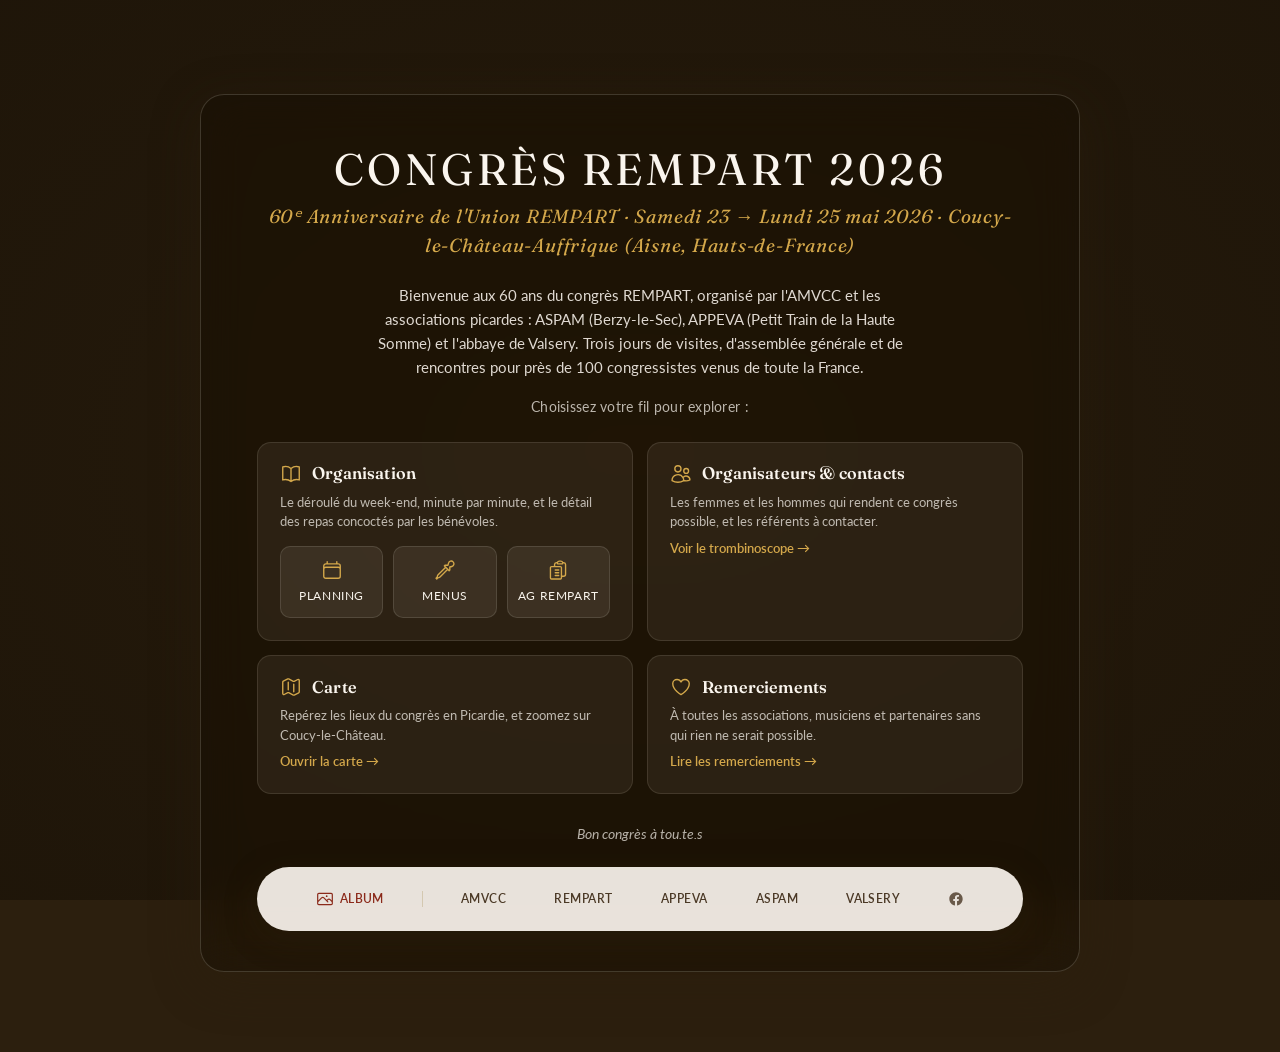
<file: index.html>
<!doctype html>
<html lang="fr">
    <head>
        <meta charset="UTF-8" />
        <meta name="viewport" content="width=device-width, initial-scale=1.0" />
        <title>Congrès REMPART · 60ᵉ Anniversaire · AMVCC</title>
        <meta
            name="description"
            content="Congrès REMPART 2026 · 60ᵉ Anniversaire de l'Union REMPART, du samedi 23 au lundi 25 mai 2026 à Coucy-le-Château-Auffrique (Aisne, Hauts-de-France). Organisé par l'AMVCC avec l'APPEVA, l'ASPAM et l'abbaye de Valsery. Programme, AG REMPART, menus, carte des lieux (Moyembrie, Aroéven, Berzy-le-Sec, Valsery, Cité internationale de la langue française à Villers-Cotterêts)."
        />
        <meta name="keywords" content="Congrès REMPART 2026, congres rempart 2026, congres rempart coucy, congres rempart AMVCC, congres rempart HdF, congres rempart Hauts-de-France, 60 ans REMPART, 60e anniversaire REMPART, congres 60 ans rempart, union rempart congres, AMVCC, Coucy-le-Château, Coucy-le-Château-Auffrique, patrimoine, bénévolat, chantier, restauration, Picardie, Aisne, Hauts-de-France, APPEVA, ASPAM, Valsery, Berzy-le-Sec, Moyembrie, Aroéven, Cité internationale de la langue française, Villers-Cotterêts, mai 2026" />
        <meta name="author" content="AMVCC, Association de Mise en Valeur du Château de Coucy" />
        <meta name="robots" content="index, follow, max-image-preview:large, max-snippet:-1, max-video-preview:-1" />
        <meta name="theme-color" content="#8b2a1a" />
        <meta name="copyright" content="© 2026 AMVCC. Photographies © Thibault Santonja, thibaultsan.com. Licence CC BY-NC-SA 4.0." />
        <meta name="rights" content="Photographies © Thibault Santonja. Licence CC BY-NC-SA 4.0 : crédit photographe Thibault Santonja, usage non commercial, partage à conditions identiques." />
        <meta name="DC.rights" content="Copyright © Thibault Santonja" />
        <meta name="geo.region" content="FR-02" />
        <meta name="geo.placename" content="Coucy-le-Château-Auffrique" />
        <meta name="geo.position" content="49.5205;3.3236" />
        <meta name="ICBM" content="49.5205, 3.3236" />
        <meta name="google-site-verification" content="a1WZAcKiW4f6Eq61fWTfqYrvYIofIhrfkV_TkuUg9Gc" />
        <link rel="canonical" href="https://congres-rempart-2026.thibaultsan.com/" />

        <meta property="og:type" content="website" />
        <meta property="og:site_name" content="Congrès REMPART 2026 · AMVCC" />
        <meta property="og:title" content="Congrès REMPART 2026 · 60ᵉ Anniversaire de l'Union REMPART · AMVCC" />
        <meta property="og:description" content="Trois jours pour célébrer 60 ans de bénévolat patrimonial, du samedi 23 au lundi 25 mai 2026 à Coucy-le-Château-Auffrique (Aisne, Hauts-de-France). Avec l'AMVCC, l'APPEVA, l'ASPAM et l'abbaye de Valsery." />
        <meta property="og:url" content="https://congres-rempart-2026.thibaultsan.com/" />
        <meta property="og:image" content="https://congres-rempart-2026.thibaultsan.com/assets/photos/2024-07-28_remparts-coucy-coucher-soleil.webp" />
        <meta property="og:image:alt" content="Remparts du château de Coucy au coucher du soleil" />
        <meta property="og:locale" content="fr_FR" />

        <meta name="twitter:card" content="summary_large_image" />
        <meta name="twitter:title" content="Congrès REMPART 2026 · 60ᵉ Anniversaire · AMVCC" />
        <meta name="twitter:description" content="Trois jours pour célébrer 60 ans de bénévolat patrimonial, du samedi 23 au lundi 25 mai 2026 à Coucy-le-Château-Auffrique (Aisne)." />
        <meta name="twitter:image" content="https://congres-rempart-2026.thibaultsan.com/assets/photos/2024-07-28_remparts-coucy-coucher-soleil.webp" />
        <meta name="twitter:image:alt" content="Remparts du château de Coucy au coucher du soleil" />

        <link rel="preconnect" href="https://fonts.googleapis.com" />
        <link rel="preconnect" href="https://fonts.gstatic.com" crossorigin />
        <link rel="stylesheet" href="assets/css/style.css" />
        <link rel="icon" type="image/png" sizes="32x32" href="favicon-32.png" />
        <link rel="icon" type="image/png" sizes="16x16" href="favicon-16.png" />
        <link rel="apple-touch-icon" sizes="180x180" href="apple-touch-icon.png" />
        <link rel="icon" href="logo.png" type="image/png" />
        <link rel="manifest" href="manifest.json" />

        <script type="application/ld+json">
{"@context":"https://schema.org","@type":"Event","name":"Congrès REMPART 2026 · 60ᵉ Anniversaire","alternateName":["Congrès REMPART","60 ans REMPART","Congrès Union REMPART","Congrès REMPART Coucy","Congrès REMPART AMVCC"],"description":"60ᵉ Congrès annuel de l'Union REMPART, organisé par l'AMVCC à Coucy-le-Château-Auffrique (Aisne, Hauts-de-France) du samedi 23 au lundi 25 mai 2026. Trois jours pour célébrer 60 ans de bénévolat patrimonial, avec assemblée générale REMPART, conférence, visites des châteaux de Coucy, Berzy-le-Sec, de l'abbaye de Valsery et de la Cité internationale de la langue française à Villers-Cotterêts.","startDate":"2026-05-23","endDate":"2026-05-25","eventStatus":"https://schema.org/EventScheduled","eventAttendanceMode":"https://schema.org/OfflineEventAttendanceMode","location":{"@type":"Place","name":"Coucy-le-Château-Auffrique","address":{"@type":"PostalAddress","addressLocality":"Coucy-le-Château-Auffrique","addressRegion":"Hauts-de-France","postalCode":"02380","addressCountry":"FR"},"geo":{"@type":"GeoCoordinates","latitude":49.5205,"longitude":3.3236}},"organizer":[{"@type":"Organization","name":"AMVCC, Association de Mise en Valeur du Château de Coucy","url":"https://www.amvcc.com/","address":{"@type":"PostalAddress","streetAddress":"7-9 rue du Pot d'Étain","addressLocality":"Coucy-le-Château-Auffrique","addressRegion":"Hauts-de-France","postalCode":"02380","addressCountry":"FR"},"sameAs":["https://www.facebook.com/AMVCCoucy"]},{"@type":"Organization","name":"Union REMPART","url":"https://www.rempart.com/fr"}],"contributor":[{"@type":"Organization","name":"APPEVA","url":"https://www.petittrainhautesomme.fr/"},{"@type":"Organization","name":"ASPAM","url":"https://aspam-berzy.fr/"},{"@type":"Organization","name":"Abbaye Notre-Dame de Valsery","url":"https://www.rempart.com/fr/groupe/abbaye-de-valsery-4382/page/presentation"}],"image":{"@type":"ImageObject","@id":"https://congres-rempart-2026.thibaultsan.com/#heroimage","url":"https://congres-rempart-2026.thibaultsan.com/assets/photos/2024-07-28_remparts-coucy-coucher-soleil.webp","contentUrl":"https://congres-rempart-2026.thibaultsan.com/assets/photos/2024-07-28_remparts-coucy-coucher-soleil.webp","width":1920,"height":1080,"caption":"Remparts de Coucy au coucher du soleil · 28 juillet 2024","creator":{"@type":"Person","name":"Thibault Santonja","url":"https://thibaultsan.com"},"copyrightHolder":{"@type":"Person","name":"Thibault Santonja","url":"https://thibaultsan.com"},"copyrightYear":2026,"copyrightNotice":"© Thibault Santonja / thibaultsan.com. Licence CC BY-NC-SA 4.0","creditText":"Thibault Santonja, thibaultsan.com","license":"https://creativecommons.org/licenses/by-nc-sa/4.0/deed.fr","acquireLicensePage":"https://thibaultsan.com"},"url":"https://congres-rempart-2026.thibaultsan.com/","inLanguage":"fr-FR","isAccessibleForFree":true,"maximumAttendeeCapacity":100,"audience":{"@type":"Audience","audienceType":"Bénévoles et associations de l'Union REMPART"},"offers":{"@type":"Offer","price":"0","priceCurrency":"EUR","availability":"https://schema.org/InStock","url":"https://congres-rempart-2026.thibaultsan.com/contact.html","validFrom":"2026-01-01"}}
        </script>

        <script type="application/ld+json">
{"@context":"https://schema.org","@type":"FAQPage","mainEntity":[{"@type":"Question","name":"Quand a lieu le Congrès REMPART 2026 ?","acceptedAnswer":{"@type":"Answer","text":"Le 60ᵉ Congrès REMPART se tient du samedi 23 au lundi 25 mai 2026 à Coucy-le-Château-Auffrique (Aisne, Hauts-de-France)."}},{"@type":"Question","name":"Qui organise le Congrès REMPART 2026 ?","acceptedAnswer":{"@type":"Answer","text":"Le Congrès est organisé par l'AMVCC (Association de Mise en Valeur du Château de Coucy), avec l'APPEVA (Petit Train de la Haute Somme), l'ASPAM (Berzy-le-Sec) et l'Association de l'Abbaye Notre-Dame de Valsery."}},{"@type":"Question","name":"Où se déroule le Congrès REMPART 2026 ?","acceptedAnswer":{"@type":"Answer","text":"À Coucy-le-Château-Auffrique. L'hébergement principal est l'Aroéven Hauts-de-France (4 place de l'Hôtel-Dieu). Les temps forts ont lieu au Domaine de Moyembrie. Les visites incluent le château de Coucy, le château de Berzy-le-Sec, l'abbaye de Valsery et la Cité internationale de la langue française à Villers-Cotterêts."}},{"@type":"Question","name":"Quel est l'ordre du jour de l'AG REMPART 2026 ?","acceptedAnswer":{"@type":"Answer","text":"L'AGO se tient le dimanche 24 mai 2026 au Bâtiment S du Domaine de Moyembrie : adoption du CR de l'AGO 2025, rapport moral 2025, accueil des nouvelles associations, rapport financier 2025, rapport d'orientation 2026, approbation des baux excédant 9 années, budget prévisionnel 2026, élection du tiers sortant du Conseil d'administration, questions diverses."}},{"@type":"Question","name":"Où sera le Congrès REMPART 2027 ?","acceptedAnswer":{"@type":"Answer","text":"Le Congrès REMPART 2027 sera organisé en région Bourgogne-Franche-Comté, qui prendra le relais de l'AMVCC pour la 61ᵉ édition."}},{"@type":"Question","name":"Combien de jours dure le Congrès REMPART 2026 ?","acceptedAnswer":{"@type":"Answer","text":"Trois jours : du samedi 23 au lundi 25 mai 2026."}}]}
        </script>
    </head>
    <body>
        <div id="bg-carousel" aria-hidden="true"></div>

        <main class="page">
            <article class="hero-card">
                <h1>Congrès REMPART 2026</h1>
                <p class="subtitle">60ᵉ Anniversaire de l'Union REMPART · Samedi 23 → Lundi 25 mai 2026 · Coucy-le-Château-Auffrique (Aisne, Hauts-de-France)</p>

                <p class="welcome">
                    Bienvenue aux 60 ans du congrès REMPART, organisé par
                    l'AMVCC et les associations picardes&nbsp;: ASPAM (Berzy-le-Sec), APPEVA
                    (Petit Train de la Haute Somme) et l'abbaye de&nbsp;Valsery.
                    Trois jours de visites, d'assemblée générale et de
                    rencontres pour près de 100 congressistes venus de toute la France.
                </p>

                <p class="lead">
                    Choisissez votre fil pour explorer&nbsp;:
                </p>

                <div class="cards-grid">
                    <!-- Organisation : 2 CTA -->
                    <div class="sub-card">
                        <h3>
                            <svg
                                xmlns="http://www.w3.org/2000/svg"
                                fill="none"
                                viewBox="0 0 24 24"
                                stroke-width="1.5"
                                stroke="currentColor"
                            >
                                <path
                                    stroke-linecap="round"
                                    stroke-linejoin="round"
                                    d="M12 6.042A8.967 8.967 0 0 0 6 3.75c-1.052 0-2.062.18-3 .512v14.25A8.987 8.987 0 0 1 6 18c2.305 0 4.408.867 6 2.292m0-14.25a8.966 8.966 0 0 1 6-2.292c1.052 0 2.062.18 3 .512v14.25A8.987 8.987 0 0 0 18 18a8.967 8.967 0 0 0-6 2.292m0-14.25v14.25"
                                />
                            </svg>
                            Organisation
                        </h3>
                        <p>
                            Le déroulé du week-end, minute par minute, et le
                            détail des repas concoctés par les bénévoles.
                        </p>
                        <div class="sub-card-ctas">
                            <a href="timeline.html" title="Planning détaillé">
                                <svg
                                    xmlns="http://www.w3.org/2000/svg"
                                    fill="none"
                                    viewBox="0 0 24 24"
                                    stroke-width="1.5"
                                    stroke="currentColor"
                                >
                                    <path
                                        stroke-linecap="round"
                                        stroke-linejoin="round"
                                        d="M6.75 3v2.25M17.25 3v2.25M3 18.75V7.5a2.25 2.25 0 0 1 2.25-2.25h13.5A2.25 2.25 0 0 1 21 7.5v11.25m-18 0A2.25 2.25 0 0 0 5.25 21h13.5A2.25 2.25 0 0 0 21 18.75m-18 0v-7.5A2.25 2.25 0 0 1 5.25 9h13.5A2.25 2.25 0 0 1 21 11.25v7.5"
                                    />
                                </svg>
                                Planning
                            </a>
                            <a href="menu.html" title="Menus du week-end">
                                <svg
                                    xmlns="http://www.w3.org/2000/svg"
                                    fill="none"
                                    viewBox="0 0 24 24"
                                    stroke-width="1.5"
                                    stroke="currentColor"
                                >
                                    <path
                                        stroke-linecap="round"
                                        stroke-linejoin="round"
                                        d="M15 11.25l1.5 1.5.75-.75V8.758l2.276-.61a3 3 0 1 0-3.675-3.675l-.61 2.277H12l-.75.75 1.5 1.5M15 11.25l-8.47 8.47c-.34.34-.8.53-1.28.53s-.94.19-1.28.53l-.97.97-.75-.75.97-.97c.34-.34.53-.8.53-1.28s.19-.94.53-1.28L12.75 9M15 11.25 12.75 9"
                                    />
                                </svg>
                                Menus
                            </a>
                            <a href="ag.html" title="Ordre du jour de l'AG REMPART">
                                <svg
                                    xmlns="http://www.w3.org/2000/svg"
                                    fill="none"
                                    viewBox="0 0 24 24"
                                    stroke-width="1.5"
                                    stroke="currentColor"
                                >
                                    <path
                                        stroke-linecap="round"
                                        stroke-linejoin="round"
                                        d="M9 12h3.75M9 15h3.75M9 18h3.75m3 .75H18a2.25 2.25 0 0 0 2.25-2.25V6.108c0-1.135-.845-2.098-1.976-2.192a48.424 48.424 0 0 0-1.123-.08m-5.801 0c-.065.21-.1.433-.1.664 0 .414.336.75.75.75h4.5a.75.75 0 0 0 .75-.75 2.25 2.25 0 0 0-.1-.664m-5.8 0A2.251 2.251 0 0 1 13.5 2.25H15c1.012 0 1.867.668 2.15 1.586m-5.8 0c-.376.023-.75.05-1.124.08C9.095 4.01 8.25 4.973 8.25 6.108V8.25m0 0H4.875c-.621 0-1.125.504-1.125 1.125v11.25c0 .621.504 1.125 1.125 1.125h9.75c.621 0 1.125-.504 1.125-1.125V9.375c0-.621-.504-1.125-1.125-1.125H8.25Z"
                                    />
                                </svg>
                                AG REMPART
                            </a>
                        </div>
                    </div>

                    <!-- Organisateurs & contacts -->
                    <a href="contact.html" class="sub-card">
                        <h3>
                            <svg
                                xmlns="http://www.w3.org/2000/svg"
                                fill="none"
                                viewBox="0 0 24 24"
                                stroke-width="1.5"
                                stroke="currentColor"
                            >
                                <path
                                    stroke-linecap="round"
                                    stroke-linejoin="round"
                                    d="M15 19.128a9.38 9.38 0 0 0 2.625.372 9.337 9.337 0 0 0 4.121-.952 4.125 4.125 0 0 0-7.533-2.493M15 19.128v-.003c0-1.113-.285-2.16-.786-3.07M15 19.128v.106A12.318 12.318 0 0 1 8.624 21c-2.331 0-4.512-.645-6.374-1.766l-.001-.109a6.375 6.375 0 0 1 11.964-3.07M12 6.375a3.375 3.375 0 1 1-6.75 0 3.375 3.375 0 0 1 6.75 0Zm8.25 2.25a2.625 2.625 0 1 1-5.25 0 2.625 2.625 0 0 1 5.25 0Z"
                                />
                            </svg>
                            Organisateurs &amp; contacts
                        </h3>
                        <p>
                            Les femmes et les hommes qui rendent ce congrès
                            possible, et les référents à&nbsp;contacter.
                        </p>
                        <span class="accent">Voir le trombinoscope →</span>
                    </a>

                    <!-- Carte -->
                    <a href="map.html" class="sub-card">
                        <h3>
                            <svg
                                xmlns="http://www.w3.org/2000/svg"
                                fill="none"
                                viewBox="0 0 24 24"
                                stroke-width="1.5"
                                stroke="currentColor"
                            >
                                <path
                                    stroke-linecap="round"
                                    stroke-linejoin="round"
                                    d="M9 6.75V15m6-6v8.25m.503 3.498 4.875-2.437c.381-.19.622-.58.622-1.006V4.82c0-.836-.88-1.38-1.628-1.006l-3.869 1.934c-.317.159-.69.159-1.006 0L9.503 3.252a1.125 1.125 0 0 0-1.006 0L3.622 5.689C3.24 5.88 3 6.27 3 6.695V19.18c0 .836.88 1.38 1.628 1.006l3.869-1.934c.317-.159.69-.159 1.006 0l4.994 2.497c.317.158.69.158 1.006 0Z"
                                />
                            </svg>
                            Carte
                        </h3>
                        <p>
                            Repérez les lieux du congrès en Picardie, et zoomez
                            sur Coucy-le-Château.
                        </p>
                        <span class="accent">Ouvrir la carte →</span>
                    </a>

                    <!-- Remerciements -->
                    <a href="credits.html" class="sub-card">
                        <h3>
                            <svg
                                xmlns="http://www.w3.org/2000/svg"
                                fill="none"
                                viewBox="0 0 24 24"
                                stroke-width="1.5"
                                stroke="currentColor"
                            >
                                <path
                                    stroke-linecap="round"
                                    stroke-linejoin="round"
                                    d="M21 8.25c0-2.485-2.099-4.5-4.688-4.5-1.935 0-3.597 1.126-4.312 2.733-.715-1.607-2.377-2.733-4.313-2.733C5.1 3.75 3 5.765 3 8.25c0 7.22 9 12 9 12s9-4.78 9-12Z"
                                />
                            </svg>
                            Remerciements
                        </h3>
                        <p>
                            À toutes les associations, musiciens et partenaires
                            sans qui rien ne serait possible.
                        </p>
                        <span class="accent">Lire les remerciements →</span>
                    </a>
                </div>

                <p class="tagline">Bon congrès à tou.te.s</p>

                <nav class="asso-strip" aria-label="Associations & partenaires">
                    <a href="album.html" class="asso-strip__album" title="Album photo">
                        <svg
                            xmlns="http://www.w3.org/2000/svg"
                            fill="none"
                            viewBox="0 0 24 24"
                            stroke-width="1.6"
                            stroke="currentColor"
                            aria-hidden="true"
                        >
                            <path
                                stroke-linecap="round"
                                stroke-linejoin="round"
                                d="m2.25 15.75 5.159-5.159a2.25 2.25 0 0 1 3.182 0l5.159 5.159m-1.5-1.5 1.409-1.409a2.25 2.25 0 0 1 3.182 0l2.909 2.909m-18 3.75h16.5a1.5 1.5 0 0 0 1.5-1.5V6a1.5 1.5 0 0 0-1.5-1.5H3.75A1.5 1.5 0 0 0 2.25 6v12a1.5 1.5 0 0 0 1.5 1.5Zm10.5-11.25h.008v.008h-.008V8.25Zm.375 0a.375.375 0 1 1-.75 0 .375.375 0 0 1 .75 0Z"
                            />
                        </svg>
                        Album
                    </a>
                    <span class="asso-strip__sep" aria-hidden="true"></span>
                    <a href="https://www.amvcc.com/" target="_blank" rel="noopener">
                        AMVCC
                    </a>
                    <a
                        href="https://www.rempart.com/fr"
                        target="_blank"
                        rel="noopener"
                    >
                        REMPART
                    </a>
                    <a
                        href="https://www.petittrainhautesomme.fr/"
                        target="_blank"
                        rel="noopener"
                    >
                        APPEVA
                    </a>
                    <a
                        href="https://aspam-berzy.fr/"
                        target="_blank"
                        rel="noopener"
                    >
                        ASPAM
                    </a>
                    <a
                        href="https://www.rempart.com/fr/groupe/abbaye-de-valsery-4382/page/presentation"
                        target="_blank"
                        rel="noopener"
                    >
                        Valsery
                    </a>
                    <a
                        href="https://www.facebook.com/AMVCCoucy"
                        target="_blank"
                        rel="noopener"
                        title="Facebook AMVCC"
                        aria-label="Page Facebook de l'AMVCC"
                    >
                        <svg
                            xmlns="http://www.w3.org/2000/svg"
                            viewBox="0 0 24 24"
                            fill="currentColor"
                        >
                            <path
                                d="M22 12c0-5.523-4.477-10-10-10S2 6.477 2 12c0 4.99 3.657 9.128 8.438 9.878v-6.987h-2.54V12h2.54V9.797c0-2.506 1.492-3.89 3.777-3.89 1.094 0 2.238.195 2.238.195v2.46h-1.26c-1.243 0-1.63.771-1.63 1.562V12h2.773l-.443 2.89h-2.33v6.988C18.343 21.128 22 16.99 22 12z"
                            />
                        </svg>
                    </a>
                </nav>
            </article>
        </main>

        <script>
            (function () {
                // Photo filenames in assets/photos/ (.webp)
                var PHOTOS = [
                    "2023-10-21_atelier-couture-medieval-seigneurie-coucy",
                    "2023-10-30_fouilles-archeologiques-chateau-coucy",
                    "2023-10-30_paillage-cuisines-enguerrand-vii-coucy",
                    "2023-10-30_chantier-rempart-amvcc-partage",
                    "2023-10-30_cuisines-enguerrand-vii-haute-cour-coucy",
                    "2023-11-18_restauration-fenetre-palais-justice-porte-laon",
                    "2023-11-18_poterie-medievale-verre-anthropomorphe",
                    "2023-11-18_poterie-medievale-coquemar",
                    "2023-11-18_chapeau-paille-medieval-reconstitution",
                    "2023-11-18_vetement-medieval-xive-reconstitution",
                    "2023-12-17_panorama-coucy-chateau-abbaye-nogent",
                    "2024-04-20_teinture-medievale-seigneurie-coucy",
                    "2024-04-26_stage-maconnerie-chateau-coucy-rempart",
                    "2024-04-26_stage-forge-chateau-coucy-rempart",
                    "2024-05-03_forge-tour-hermite-chateau-coucy",
                    "2024-07-28_chevres-chateau-coucy",
                    "2024-07-28_taille-pierre-patte-oie-porte-laon",
                    "2024-07-28_remparts-coucy-coucher-soleil",
                    "2025-07-21_taille-pierre-stage-avance-chateau-coucy",
                    "2025-07-21_porte-laon-interieur-tour-ouest",
                    "2025-07-21_haute-cour-chateau-coucy",
                    "2025-07-21_eglise-saint-sauveur-coucy-nocturne",
                    "2025-07-21_menuiserie-chateau-coucy-rempart",
                    "2025-07-21_archeologie-bati-tour-chateau-coucy",
                    "2025-08-24_clef-voute-eglise-saint-sauveur-coucy",
                    "2025-08-24_tour-angle-chateau-coucy-nocturne",
                    "2025-08-24_maison-accueil-charpente-amvcc",
                    "2025-08-24_porte-laon-interieur-ville-fortifiee",
                    "2025-08-24_coucher-soleil-haute-cour-coucy",
                    "2025-08-24_porte-laon-exterieur-panorama-taille-pierre",
                ];

                // Shuffle so each visit feels different
                for (var i = PHOTOS.length - 1; i > 0; i--) {
                    var j = Math.floor(Math.random() * (i + 1));
                    var t = PHOTOS[i];
                    PHOTOS[i] = PHOTOS[j];
                    PHOTOS[j] = t;
                }

                var SLIDE_DURATION = 5; // seconds per photo slot (300ms cross-fade)
                var TOTAL = PHOTOS.length * SLIDE_DURATION;

                var bg = document.getElementById("bg-carousel");
                bg.style.setProperty("--bg-cycle", TOTAL + "s");

                PHOTOS.forEach(function (name, idx) {
                    var slide = document.createElement("div");
                    slide.className = "slide";
                    slide.style.backgroundImage =
                        "url('assets/photos/" + name + ".webp')";
                    slide.style.animationDelay = idx * SLIDE_DURATION + "s";
                    bg.appendChild(slide);
                });
            })();
        </script>
    </body>
</html>
</file>
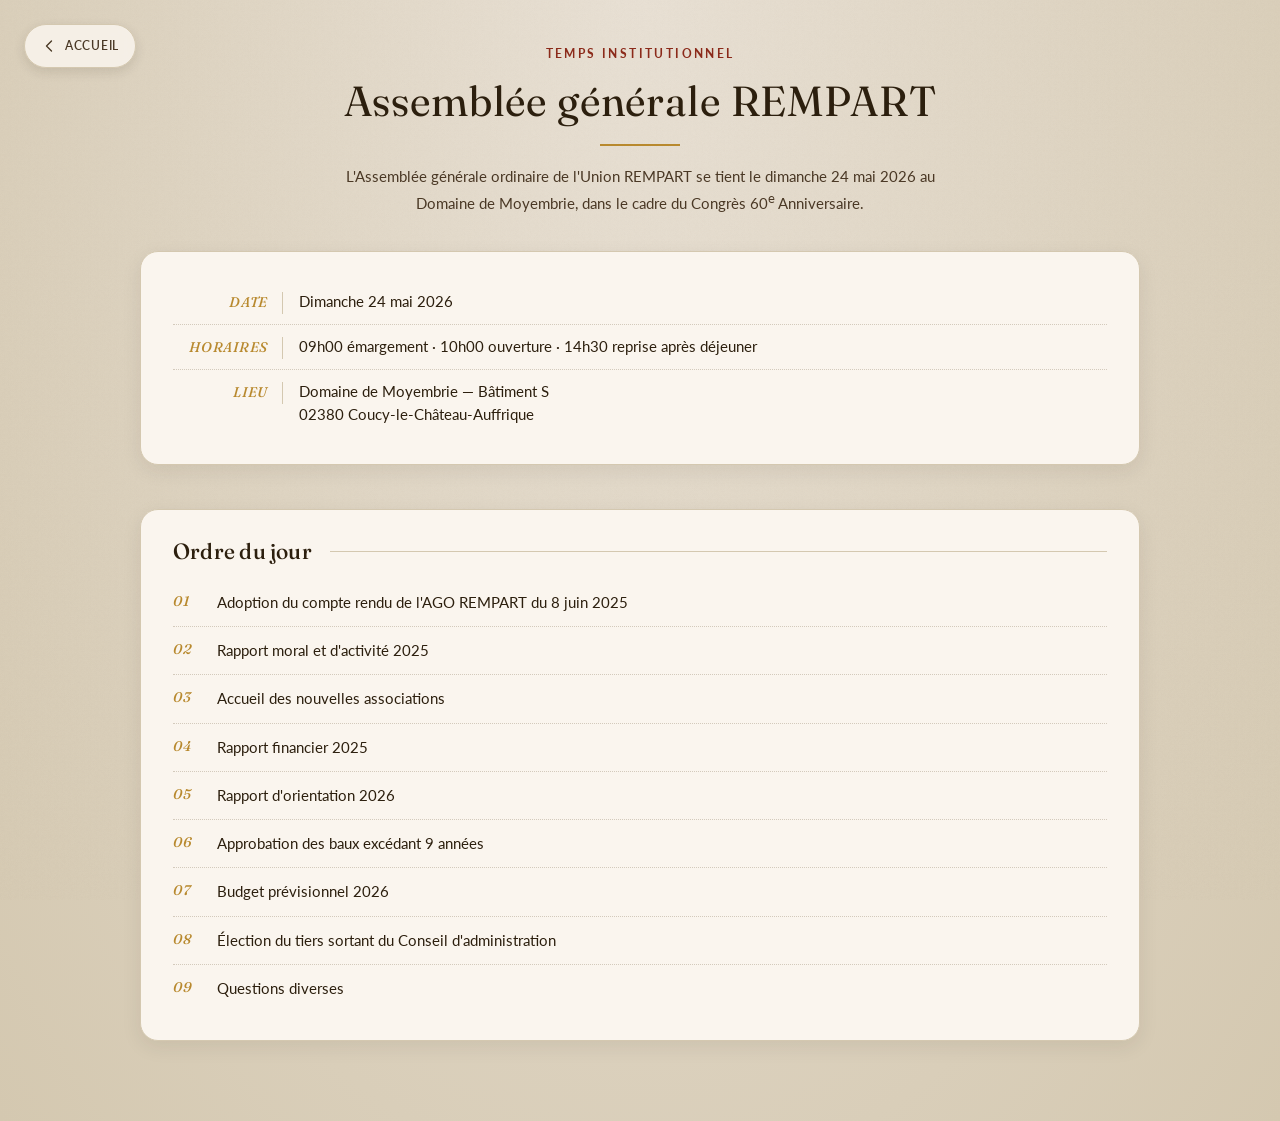
<file: ag.html>
<!doctype html>
<html lang="fr">
    <head>
        <meta charset="UTF-8" />
        <meta name="viewport" content="width=device-width, initial-scale=1.0" />
        <title>Assemblée générale REMPART, Congrès 2026</title>
        <meta
            name="description"
            content="Ordre du jour de l'Assemblée générale REMPART du dimanche 24 mai 2026, au Domaine de Moyembrie (Coucy-le-Château-Auffrique)."
        />
        <meta
            name="keywords"
            content="AG REMPART, AGO REMPART 2026, union rempart AG 2026, assemblée générale REMPART, ordre du jour AG REMPART, Congrès REMPART AG, Bâtiment S, Domaine de Moyembrie, Coucy-le-Château-Auffrique, 60 ans REMPART, Union REMPART"
        />
        <meta
            name="author"
            content="AMVCC, Association de Mise en Valeur du Château de Coucy"
        />
        <meta
            name="robots"
            content="index, follow, max-image-preview:large, max-snippet:-1, max-video-preview:-1"
        />
        <meta name="theme-color" content="#8b2a1a" />
        <meta
            name="copyright"
            content="© 2026 AMVCC. Photographies © Thibault Santonja, thibaultsan.com. Licence CC BY-NC-SA 4.0."
        />
        <meta
            name="rights"
            content="Photographies © Thibault Santonja. Licence CC BY-NC-SA 4.0 : crédit photographe Thibault Santonja, usage non commercial, partage à conditions identiques."
        />
        <meta name="DC.rights" content="Copyright © Thibault Santonja" />
        <meta name="geo.region" content="FR-02" />
        <meta name="geo.placename" content="Coucy-le-Château-Auffrique" />
        <meta name="geo.position" content="49.5205;3.3236" />
        <meta name="ICBM" content="49.5205, 3.3236" />
        <link
            rel="canonical"
            href="https://congres-rempart-2026.thibaultsan.com/ag.html"
        />

        <meta property="og:type" content="website" />
        <meta property="og:site_name" content="Congrès REMPART 2026 · AMVCC" />
        <meta
            property="og:title"
            content="Assemblée générale REMPART · Congrès 2026"
        />
        <meta
            property="og:description"
            content="Ordre du jour de l'AG REMPART du dimanche 24 mai 2026, Domaine de Moyembrie."
        />
        <meta
            property="og:url"
            content="https://congres-rempart-2026.thibaultsan.com/ag.html"
        />
        <meta
            property="og:image"
            content="https://congres-rempart-2026.thibaultsan.com/assets/photos/2024-07-28_remparts-coucy-coucher-soleil.webp"
        />
        <meta
            property="og:image:alt"
            content="Remparts du château de Coucy au coucher du soleil"
        />
        <meta property="og:locale" content="fr_FR" />

        <meta name="twitter:card" content="summary_large_image" />
        <meta
            name="twitter:title"
            content="Assemblée générale REMPART · Congrès 2026"
        />
        <meta
            name="twitter:description"
            content="Ordre du jour de l'AG REMPART du dimanche 24 mai 2026."
        />
        <meta
            name="twitter:image"
            content="https://congres-rempart-2026.thibaultsan.com/assets/photos/2024-07-28_remparts-coucy-coucher-soleil.webp"
        />

        <script type="application/ld+json">
            {
                "@context": "https://schema.org",
                "@type": "Event",
                "name": "Assemblée générale ordinaire REMPART 2026",
                "alternateName": ["AGO REMPART 2026", "AG Union REMPART 2026"],
                "description": "AGO de l'Union REMPART tenue dans le cadre du Congrès 60ᵉ Anniversaire à Coucy-le-Château-Auffrique. Ordre du jour : rapports moral et financier 2025, accueil des nouvelles associations, rapport d'orientation 2026, budget prévisionnel, élection du tiers sortant du CA.",
                "startDate": "2026-05-24T09:00:00+02:00",
                "endDate": "2026-05-24T16:00:00+02:00",
                "eventStatus": "https://schema.org/EventScheduled",
                "eventAttendanceMode": "https://schema.org/OfflineEventAttendanceMode",
                "location": {
                    "@type": "Place",
                    "name": "Domaine de Moyembrie (Bâtiment S)",
                    "address": {
                        "@type": "PostalAddress",
                        "addressLocality": "Coucy-le-Château-Auffrique",
                        "addressRegion": "Hauts-de-France",
                        "postalCode": "02380",
                        "addressCountry": "FR"
                    }
                },
                "organizer": {
                    "@type": "Organization",
                    "name": "Union REMPART",
                    "url": "https://www.rempart.com/fr"
                },
                "superEvent": {
                    "@type": "Event",
                    "name": "Congrès REMPART 2026 · 60ᵉ Anniversaire",
                    "url": "https://congres-rempart-2026.thibaultsan.com/",
                    "startDate": "2026-05-23",
                    "endDate": "2026-05-25"
                },
                "inLanguage": "fr-FR"
            }
        </script>

        <link rel="preconnect" href="https://fonts.googleapis.com" />
        <link rel="preconnect" href="https://fonts.gstatic.com" crossorigin />
        <link rel="stylesheet" href="assets/css/style.css" />
        <link rel="icon" type="image/png" sizes="32x32" href="favicon-32.png" />
        <link rel="icon" type="image/png" sizes="16x16" href="favicon-16.png" />
        <link rel="apple-touch-icon" sizes="180x180" href="apple-touch-icon.png" />
        <link rel="icon" href="logo.png" type="image/png" />
    </head>
    <body class="page page--parchment">
        <a class="btn-back" href="index.html">
            <svg
                xmlns="http://www.w3.org/2000/svg"
                fill="none"
                viewBox="0 0 24 24"
                stroke-width="2"
                stroke="currentColor"
            >
                <path
                    stroke-linecap="round"
                    stroke-linejoin="round"
                    d="M15.75 19.5 8.25 12l7.5-7.5"
                />
            </svg>
            Accueil
        </a>

        <header class="page-header">
            <span class="kicker">Temps institutionnel</span>
            <h1>Assemblée générale REMPART</h1>
            <div class="rule"></div>
            <p class="intro">
                L'Assemblée générale ordinaire de l'Union REMPART se tient le
                dimanche 24 mai 2026 au Domaine de Moyembrie, dans le cadre du
                Congrès 60<sup>e</sup>&nbsp;Anniversaire.
            </p>
        </header>

        <div class="page-content ag-page">
            <section class="panel ag-meta">
                <div class="ag-meta-row">
                    <span class="ag-meta-label">Date</span>
                    <span class="ag-meta-value">Dimanche 24 mai 2026</span>
                </div>
                <div class="ag-meta-row">
                    <span class="ag-meta-label">Horaires</span>
                    <span class="ag-meta-value">
                        09h00 émargement &middot; 10h00 ouverture &middot; 14h30
                        reprise après déjeuner
                    </span>
                </div>
                <div class="ag-meta-row">
                    <span class="ag-meta-label">Lieu</span>
                    <span class="ag-meta-value">
                        Domaine de Moyembrie &mdash; Bâtiment S<br />
                        02380 Coucy-le-Château-Auffrique
                    </span>
                </div>
            </section>

            <section class="panel">
                <h2>Ordre du jour</h2>
                <ol class="ag-agenda">
                    <li>
                        Adoption du compte rendu de l'AGO REMPART du 8 juin 2025
                    </li>
                    <li>Rapport moral et d'activité 2025</li>
                    <li>Accueil des nouvelles associations</li>
                    <li>Rapport financier 2025</li>
                    <li>Rapport d'orientation 2026</li>
                    <li>Approbation des baux excédant 9 années</li>
                    <li>Budget prévisionnel 2026</li>
                    <li>
                        Élection du tiers sortant du Conseil d'administration
                    </li>
                    <li>Questions diverses</li>
                </ol>
            </section>
        </div>

        <style>
            .ag-page {
                display: flex;
                flex-direction: column;
                gap: 22px;
            }

            .ag-meta-row {
                display: grid;
                grid-template-columns: 110px 1fr;
                gap: 16px;
                padding: 10px 0;
                align-items: baseline;
            }

            .ag-meta-row + .ag-meta-row {
                border-top: 1px dotted rgba(154, 138, 114, 0.4);
            }

            .ag-meta-label {
                font-family: "Fraunces", Georgia, serif;
                font-style: italic;
                font-weight: 500;
                font-size: 14px;
                color: var(--or);
                letter-spacing: 0.05em;
                text-transform: uppercase;
                border-right: 1px solid var(--pierre);
                padding-right: 14px;
                text-align: right;
            }

            .ag-meta-value {
                font-size: 15px;
                color: var(--ink);
                line-height: 1.55;
            }

            .ag-agenda {
                list-style: none;
                padding: 0;
                margin-top: 14px;
                counter-reset: agenda;
            }

            .ag-agenda li {
                counter-increment: agenda;
                position: relative;
                padding: 12px 0 12px 44px;
                font-size: 15px;
                color: var(--ink);
                line-height: 1.55;
            }

            .ag-agenda li + li {
                border-top: 1px dotted rgba(154, 138, 114, 0.4);
            }

            .ag-agenda li::before {
                content: counter(agenda, decimal-leading-zero);
                position: absolute;
                left: 0;
                top: 12px;
                font-family: "Fraunces", Georgia, serif;
                font-style: italic;
                font-weight: 500;
                font-size: 14px;
                color: var(--or);
                letter-spacing: 0.05em;
            }

            @media (max-width: 640px) {
                .ag-meta-row {
                    grid-template-columns: 1fr;
                    gap: 4px;
                }
                .ag-meta-label {
                    text-align: left;
                    border-right: none;
                    border-bottom: 1px solid var(--pierre);
                    padding-right: 0;
                    padding-bottom: 4px;
                    margin-bottom: 6px;
                }
                .ag-agenda li {
                    font-size: 14.5px;
                    padding-left: 38px;
                }
            }
        </style>
    </body>
</html>
</file>
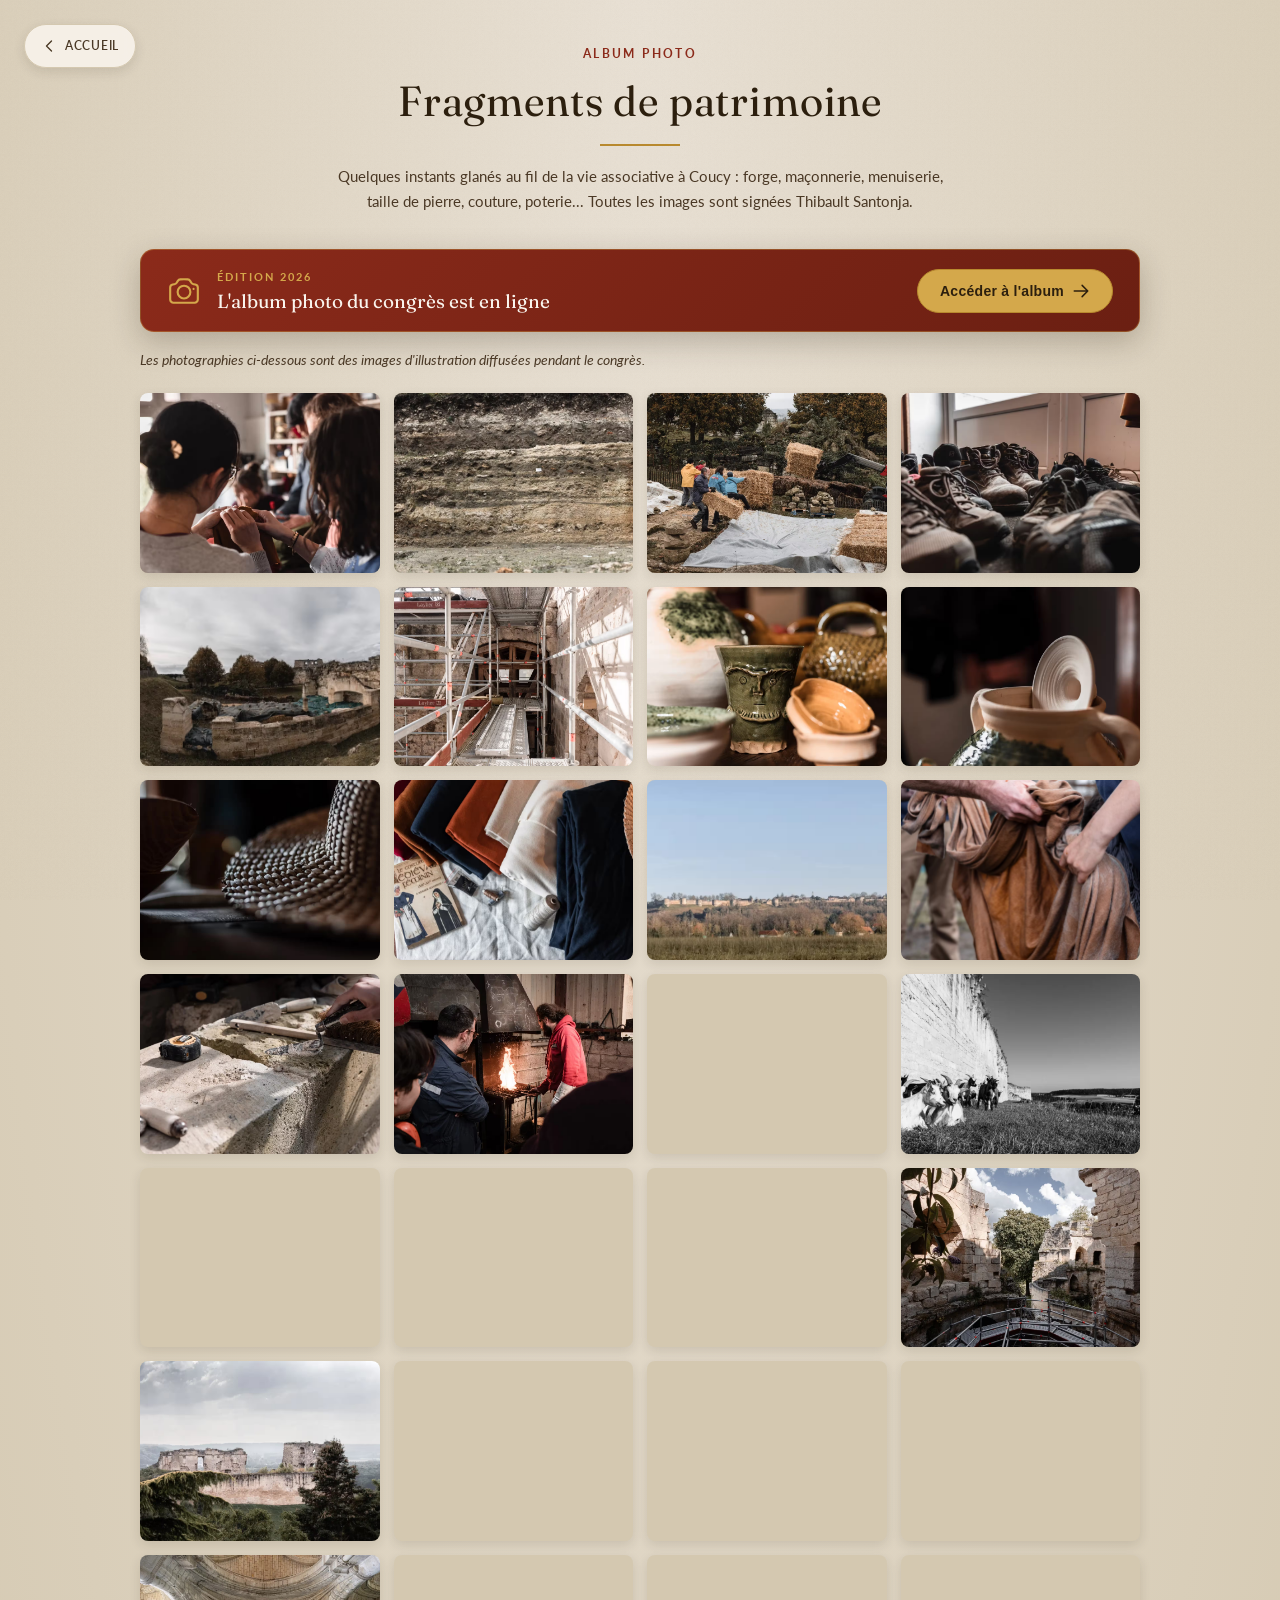
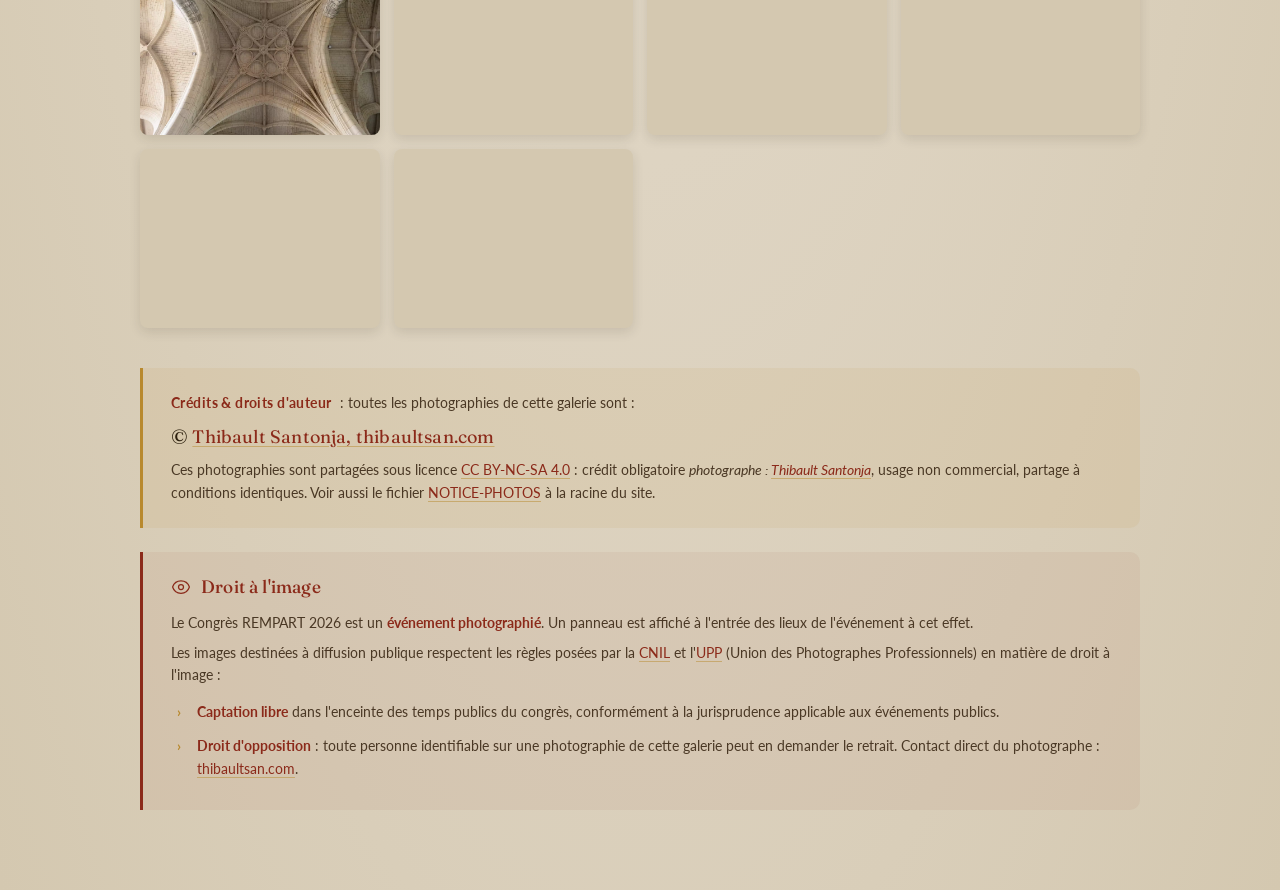
<file: album.html>
<!doctype html>
<html lang="fr">
    <head>
        <meta charset="UTF-8" />
        <meta name="viewport" content="width=device-width, initial-scale=1.0" />
        <title>Album photo, Congrès REMPART 2026</title>
        <meta
            name="description"
            content="Album photo du Congrès REMPART 2026, 60ᵉ Anniversaire à Coucy-le-Château-Auffrique : chantiers, animations et fêtes des associations picardes. Toutes les photographies sont signées Thibault Santonja (thibaultsan.com)."
        />
        <meta
            name="keywords"
            content="Congrès REMPART 2026 photos, Congrès REMPART 2026 albums, Congrès REMPART 2026 photographies, Congrès REMPART 2026 Thibault Santonja, album photo Congrès REMPART, photographe Thibault Santonja, AMVCC, Coucy-le-Château, patrimoine, chantier, reconstitution, droit à l'image"
        />
        <meta
            name="author"
            content="AMVCC, Association de Mise en Valeur du Château de Coucy"
        />
        <meta
            name="robots"
            content="index, follow, max-image-preview:large, max-snippet:-1, max-video-preview:-1"
        />
        <meta name="theme-color" content="#8b2a1a" />
        <meta
            name="copyright"
            content="© 2026 AMVCC. Photographies © Thibault Santonja, thibaultsan.com. Licence CC BY-NC-SA 4.0."
        />
        <meta
            name="rights"
            content="Photographies © Thibault Santonja. Licence CC BY-NC-SA 4.0 : crédit photographe Thibault Santonja, usage non commercial, partage à conditions identiques."
        />
        <meta name="DC.rights" content="Copyright © Thibault Santonja" />
        <meta name="geo.region" content="FR-02" />
        <meta name="geo.placename" content="Coucy-le-Château-Auffrique" />
        <meta name="geo.position" content="49.5205;3.3236" />
        <meta name="ICBM" content="49.5205, 3.3236" />
        <link
            rel="canonical"
            href="https://congres-rempart-2026.thibaultsan.com/album.html"
        />

        <meta property="og:type" content="website" />
        <meta property="og:site_name" content="Congrès REMPART 2026 · AMVCC" />
        <meta
            property="og:title"
            content="Album photo · Congrès REMPART 2026"
        />
        <meta
            property="og:description"
            content="Album photo du Congrès REMPART 60ᵉ Anniversaire, toutes les images signées Thibault Santonja."
        />
        <meta
            property="og:url"
            content="https://congres-rempart-2026.thibaultsan.com/album.html"
        />
        <meta
            property="og:image"
            content="https://congres-rempart-2026.thibaultsan.com/assets/photos/2024-07-28_remparts-coucy-coucher-soleil.webp"
        />
        <meta
            property="og:image:alt"
            content="Remparts du château de Coucy au coucher du soleil"
        />
        <meta property="og:locale" content="fr_FR" />

        <meta name="twitter:card" content="summary_large_image" />
        <meta
            name="twitter:title"
            content="Album photo · Congrès REMPART 2026"
        />
        <meta
            name="twitter:description"
            content="Album photo du Congrès REMPART, toutes les images signées Thibault Santonja."
        />
        <meta
            name="twitter:image"
            content="https://congres-rempart-2026.thibaultsan.com/assets/photos/2024-07-28_remparts-coucy-coucher-soleil.webp"
        />

        <link rel="preconnect" href="https://fonts.googleapis.com" />
        <link rel="preconnect" href="https://fonts.gstatic.com" crossorigin />
        <link rel="stylesheet" href="assets/css/style.css" />
        <link rel="icon" type="image/png" sizes="32x32" href="favicon-32.png" />
        <link rel="icon" type="image/png" sizes="16x16" href="favicon-16.png" />
        <link rel="apple-touch-icon" sizes="180x180" href="apple-touch-icon.png" />
        <link rel="icon" href="logo.png" type="image/png" />
        <link
            rel="license"
            href="https://creativecommons.org/licenses/by-nc-sa/4.0/deed.fr"
            title="Licence CC BY-NC-SA 4.0"
        />

        <script type="application/ld+json">
            {
                "@context": "https://schema.org",
                "@type": "ImageGallery",
                "name": "Album photo · Congrès REMPART 2026",
                "description": "Album photographique du Congrès REMPART 60ᵉ Anniversaire : chantiers, reconstitutions, vie associative de l'AMVCC à Coucy-le-Château.",
                "url": "https://congres-rempart-2026.thibaultsan.com/album.html",
                "inLanguage": "fr-FR",
                "creator": {
                    "@type": "Person",
                    "name": "Thibault Santonja",
                    "jobTitle": "Photographe",
                    "url": "https://thibaultsan.com",
                    "sameAs": ["https://thibaultsan.com"]
                },
                "copyrightHolder": {
                    "@type": "Person",
                    "name": "Thibault Santonja",
                    "url": "https://thibaultsan.com"
                },
                "copyrightYear": 2026,
                "copyrightNotice": "© Thibault Santonja / thibaultsan.com. Licence CC BY-NC-SA 4.0",
                "license": "https://creativecommons.org/licenses/by-nc-sa/4.0/deed.fr",
                "creditText": "Thibault Santonja, thibaultsan.com",
                "acquireLicensePage": "https://thibaultsan.com"
            }
        </script>

        <script type="application/ld+json">
            {
                "@context": "https://schema.org",
                "@type": "Person",
                "name": "Thibault Santonja",
                "jobTitle": "Photographe officiel du Congrès REMPART 2026",
                "url": "https://thibaultsan.com",
                "sameAs": ["https://thibaultsan.com"],
                "worksFor": {
                    "@type": "Organization",
                    "name": "AMVCC, Association de Mise en Valeur du Château de Coucy",
                    "url": "https://www.amvcc.com/"
                }
            }
        </script>
        <script type="application/ld+json">
{
    "@context": "https://schema.org",
    "@graph": [
        {
            "@type": "ImageObject",
            "@id": "https://congres-rempart-2026.thibaultsan.com/album.html#img-2023-10-21_atelier-couture-medieval-seigneurie-coucy",
            "url": "https://congres-rempart-2026.thibaultsan.com/assets/photos/2023-10-21_atelier-couture-medieval-seigneurie-coucy.webp",
            "contentUrl": "https://congres-rempart-2026.thibaultsan.com/assets/photos/2023-10-21_atelier-couture-medieval-seigneurie-coucy.webp",
            "width": 1920,
            "height": 1281,
            "caption": "Atelier de couture mi-XIVᵉ, Seigneurie de Coucy · 21 octobre 2023",
            "creator": {
                "@type": "Person",
                "name": "Thibault Santonja",
                "url": "https://thibaultsan.com"
            },
            "copyrightHolder": {
                "@type": "Person",
                "name": "Thibault Santonja",
                "url": "https://thibaultsan.com"
            },
            "copyrightYear": 2026,
            "copyrightNotice": "© Thibault Santonja / thibaultsan.com. Licence CC BY-NC-SA 4.0",
            "creditText": "Thibault Santonja, thibaultsan.com",
            "license": "https://creativecommons.org/licenses/by-nc-sa/4.0/deed.fr",
            "acquireLicensePage": "https://thibaultsan.com"
        },
        {
            "@type": "ImageObject",
            "@id": "https://congres-rempart-2026.thibaultsan.com/album.html#img-2023-10-30_fouilles-archeologiques-chateau-coucy",
            "url": "https://congres-rempart-2026.thibaultsan.com/assets/photos/2023-10-30_fouilles-archeologiques-chateau-coucy.webp",
            "contentUrl": "https://congres-rempart-2026.thibaultsan.com/assets/photos/2023-10-30_fouilles-archeologiques-chateau-coucy.webp",
            "width": 1920,
            "height": 1080,
            "caption": "Fouilles archéologiques au château de Coucy · AMVCC REMPART · 30 octobre 2023",
            "creator": {
                "@type": "Person",
                "name": "Thibault Santonja",
                "url": "https://thibaultsan.com"
            },
            "copyrightHolder": {
                "@type": "Person",
                "name": "Thibault Santonja",
                "url": "https://thibaultsan.com"
            },
            "copyrightYear": 2026,
            "copyrightNotice": "© Thibault Santonja / thibaultsan.com. Licence CC BY-NC-SA 4.0",
            "creditText": "Thibault Santonja, thibaultsan.com",
            "license": "https://creativecommons.org/licenses/by-nc-sa/4.0/deed.fr",
            "acquireLicensePage": "https://thibaultsan.com"
        },
        {
            "@type": "ImageObject",
            "@id": "https://congres-rempart-2026.thibaultsan.com/album.html#img-2023-10-30_paillage-cuisines-enguerrand-vii-coucy",
            "url": "https://congres-rempart-2026.thibaultsan.com/assets/photos/2023-10-30_paillage-cuisines-enguerrand-vii-coucy.webp",
            "contentUrl": "https://congres-rempart-2026.thibaultsan.com/assets/photos/2023-10-30_paillage-cuisines-enguerrand-vii-coucy.webp",
            "width": 1920,
            "height": 1281,
            "caption": "Paillage des cuisines d'Enguerrand VII au château de Coucy · 30 octobre 2023",
            "creator": {
                "@type": "Person",
                "name": "Thibault Santonja",
                "url": "https://thibaultsan.com"
            },
            "copyrightHolder": {
                "@type": "Person",
                "name": "Thibault Santonja",
                "url": "https://thibaultsan.com"
            },
            "copyrightYear": 2026,
            "copyrightNotice": "© Thibault Santonja / thibaultsan.com. Licence CC BY-NC-SA 4.0",
            "creditText": "Thibault Santonja, thibaultsan.com",
            "license": "https://creativecommons.org/licenses/by-nc-sa/4.0/deed.fr",
            "acquireLicensePage": "https://thibaultsan.com"
        },
        {
            "@type": "ImageObject",
            "@id": "https://congres-rempart-2026.thibaultsan.com/album.html#img-2023-10-30_chantier-rempart-amvcc-partage",
            "url": "https://congres-rempart-2026.thibaultsan.com/assets/photos/2023-10-30_chantier-rempart-amvcc-partage.webp",
            "contentUrl": "https://congres-rempart-2026.thibaultsan.com/assets/photos/2023-10-30_chantier-rempart-amvcc-partage.webp",
            "width": 1920,
            "height": 1081,
            "caption": "Partage et entraide, chantier REMPART à l'AMVCC · 30 octobre 2023",
            "creator": {
                "@type": "Person",
                "name": "Thibault Santonja",
                "url": "https://thibaultsan.com"
            },
            "copyrightHolder": {
                "@type": "Person",
                "name": "Thibault Santonja",
                "url": "https://thibaultsan.com"
            },
            "copyrightYear": 2026,
            "copyrightNotice": "© Thibault Santonja / thibaultsan.com. Licence CC BY-NC-SA 4.0",
            "creditText": "Thibault Santonja, thibaultsan.com",
            "license": "https://creativecommons.org/licenses/by-nc-sa/4.0/deed.fr",
            "acquireLicensePage": "https://thibaultsan.com"
        },
        {
            "@type": "ImageObject",
            "@id": "https://congres-rempart-2026.thibaultsan.com/album.html#img-2023-10-30_cuisines-enguerrand-vii-haute-cour-coucy",
            "url": "https://congres-rempart-2026.thibaultsan.com/assets/photos/2023-10-30_cuisines-enguerrand-vii-haute-cour-coucy.webp",
            "contentUrl": "https://congres-rempart-2026.thibaultsan.com/assets/photos/2023-10-30_cuisines-enguerrand-vii-haute-cour-coucy.webp",
            "width": 1920,
            "height": 816,
            "caption": "Cuisines d'Enguerrand VII et haute cour en fond · AMVCC REMPART · 30 octobre 2023",
            "creator": {
                "@type": "Person",
                "name": "Thibault Santonja",
                "url": "https://thibaultsan.com"
            },
            "copyrightHolder": {
                "@type": "Person",
                "name": "Thibault Santonja",
                "url": "https://thibaultsan.com"
            },
            "copyrightYear": 2026,
            "copyrightNotice": "© Thibault Santonja / thibaultsan.com. Licence CC BY-NC-SA 4.0",
            "creditText": "Thibault Santonja, thibaultsan.com",
            "license": "https://creativecommons.org/licenses/by-nc-sa/4.0/deed.fr",
            "acquireLicensePage": "https://thibaultsan.com"
        },
        {
            "@type": "ImageObject",
            "@id": "https://congres-rempart-2026.thibaultsan.com/album.html#img-2023-11-18_restauration-fenetre-palais-justice-porte-laon",
            "url": "https://congres-rempart-2026.thibaultsan.com/assets/photos/2023-11-18_restauration-fenetre-palais-justice-porte-laon.webp",
            "contentUrl": "https://congres-rempart-2026.thibaultsan.com/assets/photos/2023-11-18_restauration-fenetre-palais-justice-porte-laon.webp",
            "width": 1920,
            "height": 1281,
            "caption": "Restauration d'une fenêtre du palais de justice, porte de Laon · AMVCC REMPART · 18 novembre 2023",
            "creator": {
                "@type": "Person",
                "name": "Thibault Santonja",
                "url": "https://thibaultsan.com"
            },
            "copyrightHolder": {
                "@type": "Person",
                "name": "Thibault Santonja",
                "url": "https://thibaultsan.com"
            },
            "copyrightYear": 2026,
            "copyrightNotice": "© Thibault Santonja / thibaultsan.com. Licence CC BY-NC-SA 4.0",
            "creditText": "Thibault Santonja, thibaultsan.com",
            "license": "https://creativecommons.org/licenses/by-nc-sa/4.0/deed.fr",
            "acquireLicensePage": "https://thibaultsan.com"
        },
        {
            "@type": "ImageObject",
            "@id": "https://congres-rempart-2026.thibaultsan.com/album.html#img-2023-11-18_poterie-medievale-verre-anthropomorphe",
            "url": "https://congres-rempart-2026.thibaultsan.com/assets/photos/2023-11-18_poterie-medievale-verre-anthropomorphe.webp",
            "contentUrl": "https://congres-rempart-2026.thibaultsan.com/assets/photos/2023-11-18_poterie-medievale-verre-anthropomorphe.webp",
            "width": 1920,
            "height": 1281,
            "caption": "Poterie médiévale, verre anthropomorphe mi-XIVᵉ par Véronique Durey, archéologue et potière émérite (Poterie des Grands Bois, poteriedesgrandsbois.com) · 18 novembre 2023",
            "creator": {
                "@type": "Person",
                "name": "Thibault Santonja",
                "url": "https://thibaultsan.com"
            },
            "copyrightHolder": {
                "@type": "Person",
                "name": "Thibault Santonja",
                "url": "https://thibaultsan.com"
            },
            "copyrightYear": 2026,
            "copyrightNotice": "© Thibault Santonja / thibaultsan.com. Licence CC BY-NC-SA 4.0",
            "creditText": "Thibault Santonja, thibaultsan.com",
            "license": "https://creativecommons.org/licenses/by-nc-sa/4.0/deed.fr",
            "acquireLicensePage": "https://thibaultsan.com"
        },
        {
            "@type": "ImageObject",
            "@id": "https://congres-rempart-2026.thibaultsan.com/album.html#img-2023-11-18_poterie-medievale-coquemar",
            "url": "https://congres-rempart-2026.thibaultsan.com/assets/photos/2023-11-18_poterie-medievale-coquemar.webp",
            "contentUrl": "https://congres-rempart-2026.thibaultsan.com/assets/photos/2023-11-18_poterie-medievale-coquemar.webp",
            "width": 1920,
            "height": 1281,
            "caption": "Poterie médiévale, coquemar mi-XIVᵉ par Véronique Durey, archéologue et potière émérite (Poterie des Grands Bois, poteriedesgrandsbois.com) · 18 novembre 2023",
            "creator": {
                "@type": "Person",
                "name": "Thibault Santonja",
                "url": "https://thibaultsan.com"
            },
            "copyrightHolder": {
                "@type": "Person",
                "name": "Thibault Santonja",
                "url": "https://thibaultsan.com"
            },
            "copyrightYear": 2026,
            "copyrightNotice": "© Thibault Santonja / thibaultsan.com. Licence CC BY-NC-SA 4.0",
            "creditText": "Thibault Santonja, thibaultsan.com",
            "license": "https://creativecommons.org/licenses/by-nc-sa/4.0/deed.fr",
            "acquireLicensePage": "https://thibaultsan.com"
        },
        {
            "@type": "ImageObject",
            "@id": "https://congres-rempart-2026.thibaultsan.com/album.html#img-2023-11-18_chapeau-paille-medieval-reconstitution",
            "url": "https://congres-rempart-2026.thibaultsan.com/assets/photos/2023-11-18_chapeau-paille-medieval-reconstitution.webp",
            "contentUrl": "https://congres-rempart-2026.thibaultsan.com/assets/photos/2023-11-18_chapeau-paille-medieval-reconstitution.webp",
            "width": 1920,
            "height": 1281,
            "caption": "Reconstitution d'un chapeau de paille médiéval, Seigneurie de Coucy · 18 novembre 2023",
            "creator": {
                "@type": "Person",
                "name": "Thibault Santonja",
                "url": "https://thibaultsan.com"
            },
            "copyrightHolder": {
                "@type": "Person",
                "name": "Thibault Santonja",
                "url": "https://thibaultsan.com"
            },
            "copyrightYear": 2026,
            "copyrightNotice": "© Thibault Santonja / thibaultsan.com. Licence CC BY-NC-SA 4.0",
            "creditText": "Thibault Santonja, thibaultsan.com",
            "license": "https://creativecommons.org/licenses/by-nc-sa/4.0/deed.fr",
            "acquireLicensePage": "https://thibaultsan.com"
        },
        {
            "@type": "ImageObject",
            "@id": "https://congres-rempart-2026.thibaultsan.com/album.html#img-2023-11-18_vetement-medieval-xive-reconstitution",
            "url": "https://congres-rempart-2026.thibaultsan.com/assets/photos/2023-11-18_vetement-medieval-xive-reconstitution.webp",
            "contentUrl": "https://congres-rempart-2026.thibaultsan.com/assets/photos/2023-11-18_vetement-medieval-xive-reconstitution.webp",
            "width": 1920,
            "height": 1080,
            "caption": "Reconstitution du vêtement du XIVᵉ siècle, Seigneurie de Coucy · 18 novembre 2023",
            "creator": {
                "@type": "Person",
                "name": "Thibault Santonja",
                "url": "https://thibaultsan.com"
            },
            "copyrightHolder": {
                "@type": "Person",
                "name": "Thibault Santonja",
                "url": "https://thibaultsan.com"
            },
            "copyrightYear": 2026,
            "copyrightNotice": "© Thibault Santonja / thibaultsan.com. Licence CC BY-NC-SA 4.0",
            "creditText": "Thibault Santonja, thibaultsan.com",
            "license": "https://creativecommons.org/licenses/by-nc-sa/4.0/deed.fr",
            "acquireLicensePage": "https://thibaultsan.com"
        },
        {
            "@type": "ImageObject",
            "@id": "https://congres-rempart-2026.thibaultsan.com/album.html#img-2023-12-17_panorama-coucy-chateau-abbaye-nogent",
            "url": "https://congres-rempart-2026.thibaultsan.com/assets/photos/2023-12-17_panorama-coucy-chateau-abbaye-nogent.webp",
            "contentUrl": "https://congres-rempart-2026.thibaultsan.com/assets/photos/2023-12-17_panorama-coucy-chateau-abbaye-nogent.webp",
            "width": 1920,
            "height": 823,
            "caption": "Panorama sur Coucy depuis l'abbaye de Nogent-sous-Coucy · 17 décembre 2023",
            "creator": {
                "@type": "Person",
                "name": "Thibault Santonja",
                "url": "https://thibaultsan.com"
            },
            "copyrightHolder": {
                "@type": "Person",
                "name": "Thibault Santonja",
                "url": "https://thibaultsan.com"
            },
            "copyrightYear": 2026,
            "copyrightNotice": "© Thibault Santonja / thibaultsan.com. Licence CC BY-NC-SA 4.0",
            "creditText": "Thibault Santonja, thibaultsan.com",
            "license": "https://creativecommons.org/licenses/by-nc-sa/4.0/deed.fr",
            "acquireLicensePage": "https://thibaultsan.com"
        },
        {
            "@type": "ImageObject",
            "@id": "https://congres-rempart-2026.thibaultsan.com/album.html#img-2024-04-20_teinture-medievale-seigneurie-coucy",
            "url": "https://congres-rempart-2026.thibaultsan.com/assets/photos/2024-04-20_teinture-medievale-seigneurie-coucy.webp",
            "contentUrl": "https://congres-rempart-2026.thibaultsan.com/assets/photos/2024-04-20_teinture-medievale-seigneurie-coucy.webp",
            "width": 1920,
            "height": 2879,
            "caption": "Teinture médiévale au château de Coucy, Seigneurie de Coucy · 20 avril 2024",
            "creator": {
                "@type": "Person",
                "name": "Thibault Santonja",
                "url": "https://thibaultsan.com"
            },
            "copyrightHolder": {
                "@type": "Person",
                "name": "Thibault Santonja",
                "url": "https://thibaultsan.com"
            },
            "copyrightYear": 2026,
            "copyrightNotice": "© Thibault Santonja / thibaultsan.com. Licence CC BY-NC-SA 4.0",
            "creditText": "Thibault Santonja, thibaultsan.com",
            "license": "https://creativecommons.org/licenses/by-nc-sa/4.0/deed.fr",
            "acquireLicensePage": "https://thibaultsan.com"
        },
        {
            "@type": "ImageObject",
            "@id": "https://congres-rempart-2026.thibaultsan.com/album.html#img-2024-04-26_stage-maconnerie-chateau-coucy-rempart",
            "url": "https://congres-rempart-2026.thibaultsan.com/assets/photos/2024-04-26_stage-maconnerie-chateau-coucy-rempart.webp",
            "contentUrl": "https://congres-rempart-2026.thibaultsan.com/assets/photos/2024-04-26_stage-maconnerie-chateau-coucy-rempart.webp",
            "width": 1920,
            "height": 1281,
            "caption": "Stage de maçonnerie au château de Coucy · AMVCC REMPART · 26 avril 2024",
            "creator": {
                "@type": "Person",
                "name": "Thibault Santonja",
                "url": "https://thibaultsan.com"
            },
            "copyrightHolder": {
                "@type": "Person",
                "name": "Thibault Santonja",
                "url": "https://thibaultsan.com"
            },
            "copyrightYear": 2026,
            "copyrightNotice": "© Thibault Santonja / thibaultsan.com. Licence CC BY-NC-SA 4.0",
            "creditText": "Thibault Santonja, thibaultsan.com",
            "license": "https://creativecommons.org/licenses/by-nc-sa/4.0/deed.fr",
            "acquireLicensePage": "https://thibaultsan.com"
        },
        {
            "@type": "ImageObject",
            "@id": "https://congres-rempart-2026.thibaultsan.com/album.html#img-2024-04-26_stage-forge-chateau-coucy-rempart",
            "url": "https://congres-rempart-2026.thibaultsan.com/assets/photos/2024-04-26_stage-forge-chateau-coucy-rempart.webp",
            "contentUrl": "https://congres-rempart-2026.thibaultsan.com/assets/photos/2024-04-26_stage-forge-chateau-coucy-rempart.webp",
            "width": 1920,
            "height": 1281,
            "caption": "Stage de forge au château de Coucy · AMVCC REMPART · 26 avril 2024",
            "creator": {
                "@type": "Person",
                "name": "Thibault Santonja",
                "url": "https://thibaultsan.com"
            },
            "copyrightHolder": {
                "@type": "Person",
                "name": "Thibault Santonja",
                "url": "https://thibaultsan.com"
            },
            "copyrightYear": 2026,
            "copyrightNotice": "© Thibault Santonja / thibaultsan.com. Licence CC BY-NC-SA 4.0",
            "creditText": "Thibault Santonja, thibaultsan.com",
            "license": "https://creativecommons.org/licenses/by-nc-sa/4.0/deed.fr",
            "acquireLicensePage": "https://thibaultsan.com"
        },
        {
            "@type": "ImageObject",
            "@id": "https://congres-rempart-2026.thibaultsan.com/album.html#img-2024-05-03_forge-tour-hermite-chateau-coucy",
            "url": "https://congres-rempart-2026.thibaultsan.com/assets/photos/2024-05-03_forge-tour-hermite-chateau-coucy.webp",
            "contentUrl": "https://congres-rempart-2026.thibaultsan.com/assets/photos/2024-05-03_forge-tour-hermite-chateau-coucy.webp",
            "width": 1920,
            "height": 1281,
            "caption": "Forge face à la tour l'Hermite, château de Coucy · AMVCC REMPART · 3 mai 2024",
            "creator": {
                "@type": "Person",
                "name": "Thibault Santonja",
                "url": "https://thibaultsan.com"
            },
            "copyrightHolder": {
                "@type": "Person",
                "name": "Thibault Santonja",
                "url": "https://thibaultsan.com"
            },
            "copyrightYear": 2026,
            "copyrightNotice": "© Thibault Santonja / thibaultsan.com. Licence CC BY-NC-SA 4.0",
            "creditText": "Thibault Santonja, thibaultsan.com",
            "license": "https://creativecommons.org/licenses/by-nc-sa/4.0/deed.fr",
            "acquireLicensePage": "https://thibaultsan.com"
        },
        {
            "@type": "ImageObject",
            "@id": "https://congres-rempart-2026.thibaultsan.com/album.html#img-2024-07-28_chevres-chateau-coucy",
            "url": "https://congres-rempart-2026.thibaultsan.com/assets/photos/2024-07-28_chevres-chateau-coucy.webp",
            "contentUrl": "https://congres-rempart-2026.thibaultsan.com/assets/photos/2024-07-28_chevres-chateau-coucy.webp",
            "width": 1920,
            "height": 1080,
            "caption": "Les chèvres du château de Coucy · 28 juillet 2024",
            "creator": {
                "@type": "Person",
                "name": "Thibault Santonja",
                "url": "https://thibaultsan.com"
            },
            "copyrightHolder": {
                "@type": "Person",
                "name": "Thibault Santonja",
                "url": "https://thibaultsan.com"
            },
            "copyrightYear": 2026,
            "copyrightNotice": "© Thibault Santonja / thibaultsan.com. Licence CC BY-NC-SA 4.0",
            "creditText": "Thibault Santonja, thibaultsan.com",
            "license": "https://creativecommons.org/licenses/by-nc-sa/4.0/deed.fr",
            "acquireLicensePage": "https://thibaultsan.com"
        },
        {
            "@type": "ImageObject",
            "@id": "https://congres-rempart-2026.thibaultsan.com/album.html#img-2024-07-28_taille-pierre-patte-oie-porte-laon",
            "url": "https://congres-rempart-2026.thibaultsan.com/assets/photos/2024-07-28_taille-pierre-patte-oie-porte-laon.webp",
            "contentUrl": "https://congres-rempart-2026.thibaultsan.com/assets/photos/2024-07-28_taille-pierre-patte-oie-porte-laon.webp",
            "width": 1920,
            "height": 1080,
            "caption": "Taille de pierre, patte d'oie pour la porte de Laon · AMVCC REMPART · 28 juillet 2024",
            "creator": {
                "@type": "Person",
                "name": "Thibault Santonja",
                "url": "https://thibaultsan.com"
            },
            "copyrightHolder": {
                "@type": "Person",
                "name": "Thibault Santonja",
                "url": "https://thibaultsan.com"
            },
            "copyrightYear": 2026,
            "copyrightNotice": "© Thibault Santonja / thibaultsan.com. Licence CC BY-NC-SA 4.0",
            "creditText": "Thibault Santonja, thibaultsan.com",
            "license": "https://creativecommons.org/licenses/by-nc-sa/4.0/deed.fr",
            "acquireLicensePage": "https://thibaultsan.com"
        },
        {
            "@type": "ImageObject",
            "@id": "https://congres-rempart-2026.thibaultsan.com/album.html#img-2024-07-28_remparts-coucy-coucher-soleil",
            "url": "https://congres-rempart-2026.thibaultsan.com/assets/photos/2024-07-28_remparts-coucy-coucher-soleil.webp",
            "contentUrl": "https://congres-rempart-2026.thibaultsan.com/assets/photos/2024-07-28_remparts-coucy-coucher-soleil.webp",
            "width": 1920,
            "height": 1080,
            "caption": "Remparts de Coucy au coucher du soleil · 28 juillet 2024",
            "creator": {
                "@type": "Person",
                "name": "Thibault Santonja",
                "url": "https://thibaultsan.com"
            },
            "copyrightHolder": {
                "@type": "Person",
                "name": "Thibault Santonja",
                "url": "https://thibaultsan.com"
            },
            "copyrightYear": 2026,
            "copyrightNotice": "© Thibault Santonja / thibaultsan.com. Licence CC BY-NC-SA 4.0",
            "creditText": "Thibault Santonja, thibaultsan.com",
            "license": "https://creativecommons.org/licenses/by-nc-sa/4.0/deed.fr",
            "acquireLicensePage": "https://thibaultsan.com"
        },
        {
            "@type": "ImageObject",
            "@id": "https://congres-rempart-2026.thibaultsan.com/album.html#img-2025-07-21_taille-pierre-stage-avance-chateau-coucy",
            "url": "https://congres-rempart-2026.thibaultsan.com/assets/photos/2025-07-21_taille-pierre-stage-avance-chateau-coucy.webp",
            "contentUrl": "https://congres-rempart-2026.thibaultsan.com/assets/photos/2025-07-21_taille-pierre-stage-avance-chateau-coucy.webp",
            "width": 1920,
            "height": 1281,
            "caption": "Taille de pierre, stage avancé au château de Coucy · AMVCC REMPART · 21 juillet 2025",
            "creator": {
                "@type": "Person",
                "name": "Thibault Santonja",
                "url": "https://thibaultsan.com"
            },
            "copyrightHolder": {
                "@type": "Person",
                "name": "Thibault Santonja",
                "url": "https://thibaultsan.com"
            },
            "copyrightYear": 2026,
            "copyrightNotice": "© Thibault Santonja / thibaultsan.com. Licence CC BY-NC-SA 4.0",
            "creditText": "Thibault Santonja, thibaultsan.com",
            "license": "https://creativecommons.org/licenses/by-nc-sa/4.0/deed.fr",
            "acquireLicensePage": "https://thibaultsan.com"
        },
        {
            "@type": "ImageObject",
            "@id": "https://congres-rempart-2026.thibaultsan.com/album.html#img-2025-07-21_porte-laon-interieur-tour-ouest",
            "url": "https://congres-rempart-2026.thibaultsan.com/assets/photos/2025-07-21_porte-laon-interieur-tour-ouest.webp",
            "contentUrl": "https://congres-rempart-2026.thibaultsan.com/assets/photos/2025-07-21_porte-laon-interieur-tour-ouest.webp",
            "width": 1920,
            "height": 1281,
            "caption": "Porte de Laon vue depuis l'intérieur de la tour ouest, château de Coucy · 21 juillet 2025",
            "creator": {
                "@type": "Person",
                "name": "Thibault Santonja",
                "url": "https://thibaultsan.com"
            },
            "copyrightHolder": {
                "@type": "Person",
                "name": "Thibault Santonja",
                "url": "https://thibaultsan.com"
            },
            "copyrightYear": 2026,
            "copyrightNotice": "© Thibault Santonja / thibaultsan.com. Licence CC BY-NC-SA 4.0",
            "creditText": "Thibault Santonja, thibaultsan.com",
            "license": "https://creativecommons.org/licenses/by-nc-sa/4.0/deed.fr",
            "acquireLicensePage": "https://thibaultsan.com"
        },
        {
            "@type": "ImageObject",
            "@id": "https://congres-rempart-2026.thibaultsan.com/album.html#img-2025-07-21_haute-cour-chateau-coucy",
            "url": "https://congres-rempart-2026.thibaultsan.com/assets/photos/2025-07-21_haute-cour-chateau-coucy.webp",
            "contentUrl": "https://congres-rempart-2026.thibaultsan.com/assets/photos/2025-07-21_haute-cour-chateau-coucy.webp",
            "width": 1920,
            "height": 1080,
            "caption": "Haute cour du château de Coucy · 21 juillet 2025",
            "creator": {
                "@type": "Person",
                "name": "Thibault Santonja",
                "url": "https://thibaultsan.com"
            },
            "copyrightHolder": {
                "@type": "Person",
                "name": "Thibault Santonja",
                "url": "https://thibaultsan.com"
            },
            "copyrightYear": 2026,
            "copyrightNotice": "© Thibault Santonja / thibaultsan.com. Licence CC BY-NC-SA 4.0",
            "creditText": "Thibault Santonja, thibaultsan.com",
            "license": "https://creativecommons.org/licenses/by-nc-sa/4.0/deed.fr",
            "acquireLicensePage": "https://thibaultsan.com"
        },
        {
            "@type": "ImageObject",
            "@id": "https://congres-rempart-2026.thibaultsan.com/album.html#img-2025-07-21_eglise-saint-sauveur-coucy-nocturne",
            "url": "https://congres-rempart-2026.thibaultsan.com/assets/photos/2025-07-21_eglise-saint-sauveur-coucy-nocturne.webp",
            "contentUrl": "https://congres-rempart-2026.thibaultsan.com/assets/photos/2025-07-21_eglise-saint-sauveur-coucy-nocturne.webp",
            "width": 1920,
            "height": 1080,
            "caption": "Église Saint-Sauveur de Coucy en ciel nocturne (astrophotographie) · 21 juillet 2025",
            "creator": {
                "@type": "Person",
                "name": "Thibault Santonja",
                "url": "https://thibaultsan.com"
            },
            "copyrightHolder": {
                "@type": "Person",
                "name": "Thibault Santonja",
                "url": "https://thibaultsan.com"
            },
            "copyrightYear": 2026,
            "copyrightNotice": "© Thibault Santonja / thibaultsan.com. Licence CC BY-NC-SA 4.0",
            "creditText": "Thibault Santonja, thibaultsan.com",
            "license": "https://creativecommons.org/licenses/by-nc-sa/4.0/deed.fr",
            "acquireLicensePage": "https://thibaultsan.com"
        },
        {
            "@type": "ImageObject",
            "@id": "https://congres-rempart-2026.thibaultsan.com/album.html#img-2025-07-21_menuiserie-chateau-coucy-rempart",
            "url": "https://congres-rempart-2026.thibaultsan.com/assets/photos/2025-07-21_menuiserie-chateau-coucy-rempart.webp",
            "contentUrl": "https://congres-rempart-2026.thibaultsan.com/assets/photos/2025-07-21_menuiserie-chateau-coucy-rempart.webp",
            "width": 1920,
            "height": 1281,
            "caption": "Atelier menuiserie au château de Coucy · AMVCC REMPART · 21 juillet 2025",
            "creator": {
                "@type": "Person",
                "name": "Thibault Santonja",
                "url": "https://thibaultsan.com"
            },
            "copyrightHolder": {
                "@type": "Person",
                "name": "Thibault Santonja",
                "url": "https://thibaultsan.com"
            },
            "copyrightYear": 2026,
            "copyrightNotice": "© Thibault Santonja / thibaultsan.com. Licence CC BY-NC-SA 4.0",
            "creditText": "Thibault Santonja, thibaultsan.com",
            "license": "https://creativecommons.org/licenses/by-nc-sa/4.0/deed.fr",
            "acquireLicensePage": "https://thibaultsan.com"
        },
        {
            "@type": "ImageObject",
            "@id": "https://congres-rempart-2026.thibaultsan.com/album.html#img-2025-07-21_archeologie-bati-tour-chateau-coucy",
            "url": "https://congres-rempart-2026.thibaultsan.com/assets/photos/2025-07-21_archeologie-bati-tour-chateau-coucy.webp",
            "contentUrl": "https://congres-rempart-2026.thibaultsan.com/assets/photos/2025-07-21_archeologie-bati-tour-chateau-coucy.webp",
            "width": 1920,
            "height": 1281,
            "caption": "Archéologie du bâti d'une tour du château de Coucy · AMVCC REMPART · 21 juillet 2025",
            "creator": {
                "@type": "Person",
                "name": "Thibault Santonja",
                "url": "https://thibaultsan.com"
            },
            "copyrightHolder": {
                "@type": "Person",
                "name": "Thibault Santonja",
                "url": "https://thibaultsan.com"
            },
            "copyrightYear": 2026,
            "copyrightNotice": "© Thibault Santonja / thibaultsan.com. Licence CC BY-NC-SA 4.0",
            "creditText": "Thibault Santonja, thibaultsan.com",
            "license": "https://creativecommons.org/licenses/by-nc-sa/4.0/deed.fr",
            "acquireLicensePage": "https://thibaultsan.com"
        },
        {
            "@type": "ImageObject",
            "@id": "https://congres-rempart-2026.thibaultsan.com/album.html#img-2025-08-24_clef-voute-eglise-saint-sauveur-coucy",
            "url": "https://congres-rempart-2026.thibaultsan.com/assets/photos/2025-08-24_clef-voute-eglise-saint-sauveur-coucy.webp",
            "contentUrl": "https://congres-rempart-2026.thibaultsan.com/assets/photos/2025-08-24_clef-voute-eglise-saint-sauveur-coucy.webp",
            "width": 1920,
            "height": 1281,
            "caption": "Clef de voûte de l'église Saint-Sauveur de Coucy · 24 août 2025",
            "creator": {
                "@type": "Person",
                "name": "Thibault Santonja",
                "url": "https://thibaultsan.com"
            },
            "copyrightHolder": {
                "@type": "Person",
                "name": "Thibault Santonja",
                "url": "https://thibaultsan.com"
            },
            "copyrightYear": 2026,
            "copyrightNotice": "© Thibault Santonja / thibaultsan.com. Licence CC BY-NC-SA 4.0",
            "creditText": "Thibault Santonja, thibaultsan.com",
            "license": "https://creativecommons.org/licenses/by-nc-sa/4.0/deed.fr",
            "acquireLicensePage": "https://thibaultsan.com"
        },
        {
            "@type": "ImageObject",
            "@id": "https://congres-rempart-2026.thibaultsan.com/album.html#img-2025-08-24_tour-angle-chateau-coucy-nocturne",
            "url": "https://congres-rempart-2026.thibaultsan.com/assets/photos/2025-08-24_tour-angle-chateau-coucy-nocturne.webp",
            "contentUrl": "https://congres-rempart-2026.thibaultsan.com/assets/photos/2025-08-24_tour-angle-chateau-coucy-nocturne.webp",
            "width": 1920,
            "height": 2879,
            "caption": "Tour d'angle du château de Coucy en ciel nocturne (astrophotographie) · 24 août 2025",
            "creator": {
                "@type": "Person",
                "name": "Thibault Santonja",
                "url": "https://thibaultsan.com"
            },
            "copyrightHolder": {
                "@type": "Person",
                "name": "Thibault Santonja",
                "url": "https://thibaultsan.com"
            },
            "copyrightYear": 2026,
            "copyrightNotice": "© Thibault Santonja / thibaultsan.com. Licence CC BY-NC-SA 4.0",
            "creditText": "Thibault Santonja, thibaultsan.com",
            "license": "https://creativecommons.org/licenses/by-nc-sa/4.0/deed.fr",
            "acquireLicensePage": "https://thibaultsan.com"
        },
        {
            "@type": "ImageObject",
            "@id": "https://congres-rempart-2026.thibaultsan.com/album.html#img-2025-08-24_maison-accueil-charpente-amvcc",
            "url": "https://congres-rempart-2026.thibaultsan.com/assets/photos/2025-08-24_maison-accueil-charpente-amvcc.webp",
            "contentUrl": "https://congres-rempart-2026.thibaultsan.com/assets/photos/2025-08-24_maison-accueil-charpente-amvcc.webp",
            "width": 1920,
            "height": 1281,
            "caption": "Future maison d'accueil, atelier de charpente · AMVCC REMPART · 24 août 2025",
            "creator": {
                "@type": "Person",
                "name": "Thibault Santonja",
                "url": "https://thibaultsan.com"
            },
            "copyrightHolder": {
                "@type": "Person",
                "name": "Thibault Santonja",
                "url": "https://thibaultsan.com"
            },
            "copyrightYear": 2026,
            "copyrightNotice": "© Thibault Santonja / thibaultsan.com. Licence CC BY-NC-SA 4.0",
            "creditText": "Thibault Santonja, thibaultsan.com",
            "license": "https://creativecommons.org/licenses/by-nc-sa/4.0/deed.fr",
            "acquireLicensePage": "https://thibaultsan.com"
        },
        {
            "@type": "ImageObject",
            "@id": "https://congres-rempart-2026.thibaultsan.com/album.html#img-2025-08-24_porte-laon-interieur-ville-fortifiee",
            "url": "https://congres-rempart-2026.thibaultsan.com/assets/photos/2025-08-24_porte-laon-interieur-ville-fortifiee.webp",
            "contentUrl": "https://congres-rempart-2026.thibaultsan.com/assets/photos/2025-08-24_porte-laon-interieur-ville-fortifiee.webp",
            "width": 1920,
            "height": 1080,
            "caption": "Porte de Laon vue depuis l'intérieur de la ville fortifiée de Coucy · 24 août 2025",
            "creator": {
                "@type": "Person",
                "name": "Thibault Santonja",
                "url": "https://thibaultsan.com"
            },
            "copyrightHolder": {
                "@type": "Person",
                "name": "Thibault Santonja",
                "url": "https://thibaultsan.com"
            },
            "copyrightYear": 2026,
            "copyrightNotice": "© Thibault Santonja / thibaultsan.com. Licence CC BY-NC-SA 4.0",
            "creditText": "Thibault Santonja, thibaultsan.com",
            "license": "https://creativecommons.org/licenses/by-nc-sa/4.0/deed.fr",
            "acquireLicensePage": "https://thibaultsan.com"
        },
        {
            "@type": "ImageObject",
            "@id": "https://congres-rempart-2026.thibaultsan.com/album.html#img-2025-08-24_coucher-soleil-haute-cour-coucy",
            "url": "https://congres-rempart-2026.thibaultsan.com/assets/photos/2025-08-24_coucher-soleil-haute-cour-coucy.webp",
            "contentUrl": "https://congres-rempart-2026.thibaultsan.com/assets/photos/2025-08-24_coucher-soleil-haute-cour-coucy.webp",
            "width": 1920,
            "height": 1920,
            "caption": "Coucher de soleil sur la haute cour du château de Coucy · 24 août 2025",
            "creator": {
                "@type": "Person",
                "name": "Thibault Santonja",
                "url": "https://thibaultsan.com"
            },
            "copyrightHolder": {
                "@type": "Person",
                "name": "Thibault Santonja",
                "url": "https://thibaultsan.com"
            },
            "copyrightYear": 2026,
            "copyrightNotice": "© Thibault Santonja / thibaultsan.com. Licence CC BY-NC-SA 4.0",
            "creditText": "Thibault Santonja, thibaultsan.com",
            "license": "https://creativecommons.org/licenses/by-nc-sa/4.0/deed.fr",
            "acquireLicensePage": "https://thibaultsan.com"
        },
        {
            "@type": "ImageObject",
            "@id": "https://congres-rempart-2026.thibaultsan.com/album.html#img-2025-08-24_porte-laon-exterieur-panorama-taille-pierre",
            "url": "https://congres-rempart-2026.thibaultsan.com/assets/photos/2025-08-24_porte-laon-exterieur-panorama-taille-pierre.webp",
            "contentUrl": "https://congres-rempart-2026.thibaultsan.com/assets/photos/2025-08-24_porte-laon-exterieur-panorama-taille-pierre.webp",
            "width": 1920,
            "height": 727,
            "caption": "Porte de Laon vue de l'extérieur, atelier de taille de pierre AMVCC REMPART et future maison d'accueil, panorama · 24 août 2025",
            "creator": {
                "@type": "Person",
                "name": "Thibault Santonja",
                "url": "https://thibaultsan.com"
            },
            "copyrightHolder": {
                "@type": "Person",
                "name": "Thibault Santonja",
                "url": "https://thibaultsan.com"
            },
            "copyrightYear": 2026,
            "copyrightNotice": "© Thibault Santonja / thibaultsan.com. Licence CC BY-NC-SA 4.0",
            "creditText": "Thibault Santonja, thibaultsan.com",
            "license": "https://creativecommons.org/licenses/by-nc-sa/4.0/deed.fr",
            "acquireLicensePage": "https://thibaultsan.com"
        }
    ]
}
        </script>
    </head>
    <body class="page page--parchment">
        <a class="btn-back" href="index.html">
            <svg
                xmlns="http://www.w3.org/2000/svg"
                fill="none"
                viewBox="0 0 24 24"
                stroke-width="2"
                stroke="currentColor"
            >
                <path
                    stroke-linecap="round"
                    stroke-linejoin="round"
                    d="M15.75 19.5 8.25 12l7.5-7.5"
                />
            </svg>
            Accueil
        </a>

        <header class="page-header">
            <span class="kicker">Album photo</span>
            <h1>Fragments de patrimoine</h1>
            <div class="rule"></div>
            <p class="intro">
                Quelques instants glanés au fil de la vie associative à
                Coucy&nbsp;: forge, maçonnerie, menuiserie, taille de pierre,
                couture, poterie... Toutes les images sont signées
                <a href="https://thibaultsan.com" target="_blank" rel="noopener"
                    >Thibault&nbsp;Santonja</a
                >.
            </p>
        </header>

        <div class="page-content">
            <aside class="album-banner" aria-label="Album photo du congrès 2026">
                <div class="album-banner__text">
                    <svg
                        xmlns="http://www.w3.org/2000/svg"
                        fill="none"
                        viewBox="0 0 24 24"
                        stroke-width="1.5"
                        stroke="currentColor"
                        aria-hidden="true"
                    >
                        <path
                            stroke-linecap="round"
                            stroke-linejoin="round"
                            d="M6.827 6.175A2.31 2.31 0 0 1 5.186 7.23c-.38.054-.757.112-1.134.175C2.999 7.58 2.25 8.507 2.25 9.574V18a2.25 2.25 0 0 0 2.25 2.25h15A2.25 2.25 0 0 0 21.75 18V9.574c0-1.067-.75-1.994-1.802-2.169a47.865 47.865 0 0 0-1.134-.175 2.31 2.31 0 0 1-1.64-1.055l-.822-1.316a2.192 2.192 0 0 0-1.736-1.039 48.774 48.774 0 0 0-5.232 0 2.192 2.192 0 0 0-1.736 1.039l-.821 1.316Z"
                        />
                        <path
                            stroke-linecap="round"
                            stroke-linejoin="round"
                            d="M16.5 12.75a4.5 4.5 0 1 1-9 0 4.5 4.5 0 0 1 9 0ZM18.75 10.5h.008v.008h-.008V10.5Z"
                        />
                    </svg>
                    <div>
                        <span class="album-banner__kicker">Édition 2026</span>
                        <p class="album-banner__title">
                            L'album photo du congrès est en ligne
                        </p>
                    </div>
                </div>
                <button
                    type="button"
                    class="album-banner__cta"
                    id="album-access"
                    aria-haspopup="dialog"
                    aria-controls="album-modal"
                >
                    Accéder à l'album
                    <svg
                        xmlns="http://www.w3.org/2000/svg"
                        fill="none"
                        viewBox="0 0 24 24"
                        stroke-width="2"
                        stroke="currentColor"
                        aria-hidden="true"
                    >
                        <path
                            stroke-linecap="round"
                            stroke-linejoin="round"
                            d="M13.5 4.5 21 12m0 0-7.5 7.5M21 12H3"
                        />
                    </svg>
                </button>
            </aside>

            <p class="album-note">
                Les photographies ci-dessous sont des images d'illustration
                diffusées pendant le congrès.
            </p>

            <ul class="album-grid" id="album-grid"></ul>

            <aside class="album-rights" aria-label="Droits d'auteur">
                <p>
                    <strong>Crédits &amp; droits d'auteur</strong> : toutes les
                    photographies de cette galerie sont&nbsp;:
                </p>
                <p class="album-rights__credit">
                    ©
                    <a
                        href="https://thibaultsan.com"
                        target="_blank"
                        rel="noopener"
                        >Thibault Santonja, thibaultsan.com</a
                    >
                </p>
                <p>
                    Ces photographies sont partagées sous licence
                    <a
                        href="https://creativecommons.org/licenses/by-nc-sa/4.0/deed.fr"
                        target="_blank"
                        rel="noopener license"
                        >CC BY-NC-SA 4.0</a
                    >
                    : crédit obligatoire
                    <em
                        >photographe&nbsp;:
                        <a
                            href="https://thibaultsan.com"
                            target="_blank"
                            rel="noopener"
                            >Thibault Santonja</a
                        ></em
                    >, usage non commercial, partage à conditions identiques.
                    Voir aussi le fichier
                    <a href="NOTICE-PHOTOS.md">NOTICE-PHOTOS</a> à la racine du
                    site.
                </p>
            </aside>

            <aside
                class="album-image-rights"
                aria-labelledby="image-rights-title"
            >
                <h2 id="image-rights-title">
                    <svg
                        xmlns="http://www.w3.org/2000/svg"
                        fill="none"
                        viewBox="0 0 24 24"
                        stroke-width="1.5"
                        stroke="currentColor"
                        aria-hidden="true"
                    >
                        <path
                            stroke-linecap="round"
                            stroke-linejoin="round"
                            d="M2.036 12.322a1.012 1.012 0 0 1 0-.639C3.423 7.51 7.36 4.5 12 4.5c4.638 0 8.573 3.007 9.963 7.178.07.207.07.431 0 .639C20.577 16.49 16.64 19.5 12 19.5c-4.638 0-8.573-3.007-9.963-7.178Z"
                        />
                        <path
                            stroke-linecap="round"
                            stroke-linejoin="round"
                            d="M15 12a3 3 0 1 1-6 0 3 3 0 0 1 6 0Z"
                        />
                    </svg>
                    Droit à l'image
                </h2>
                <p>
                    Le Congrès REMPART 2026 est un
                    <strong>événement photographié</strong>. Un panneau est
                    affiché à l'entrée des lieux de l'événement à cet effet.
                </p>
                <p>
                    Les images destinées à diffusion publique respectent les
                    règles posées par la
                    <a
                        href="https://www.cnil.fr/fr/le-droit-a-limage"
                        target="_blank"
                        rel="noopener"
                        >CNIL</a
                    >
                    et l'<a
                        href="https://upp.photo/"
                        target="_blank"
                        rel="noopener"
                        >UPP</a
                    >
                    (Union des Photographes Professionnels) en matière de droit
                    à l'image&nbsp;:
                </p>
                <ul class="album-image-rights__list">
                    <li>
                        <strong>Captation libre</strong> dans l'enceinte des
                        temps publics du congrès, conformément à la
                        jurisprudence applicable aux événements publics.
                    </li>
                    <li>
                        <strong>Droit d'opposition</strong>&nbsp;: toute
                        personne identifiable sur une photographie de cette
                        galerie peut en demander le retrait. Contact direct du
                        photographe&nbsp;:
                        <a
                            href="https://thibaultsan.com"
                            target="_blank"
                            rel="noopener"
                            >thibaultsan.com</a
                        >.
                    </li>
                </ul>
            </aside>
        </div>

        <div
            class="lightbox"
            id="lightbox"
            role="dialog"
            aria-modal="true"
            aria-label="Aperçu de la photo"
            hidden
        >
            <button
                type="button"
                class="lightbox__close"
                id="lightbox-close"
                aria-label="Fermer"
            >
                <svg
                    xmlns="http://www.w3.org/2000/svg"
                    fill="none"
                    viewBox="0 0 24 24"
                    stroke-width="2"
                    stroke="currentColor"
                >
                    <path
                        stroke-linecap="round"
                        stroke-linejoin="round"
                        d="M6 18 18 6M6 6l12 12"
                    />
                </svg>
            </button>
            <button
                type="button"
                class="lightbox__nav lightbox__nav--prev"
                id="lightbox-prev"
                aria-label="Photo précédente"
            >
                <svg
                    xmlns="http://www.w3.org/2000/svg"
                    fill="none"
                    viewBox="0 0 24 24"
                    stroke-width="2"
                    stroke="currentColor"
                >
                    <path
                        stroke-linecap="round"
                        stroke-linejoin="round"
                        d="M15.75 19.5 8.25 12l7.5-7.5"
                    />
                </svg>
            </button>
            <button
                type="button"
                class="lightbox__nav lightbox__nav--next"
                id="lightbox-next"
                aria-label="Photo suivante"
            >
                <svg
                    xmlns="http://www.w3.org/2000/svg"
                    fill="none"
                    viewBox="0 0 24 24"
                    stroke-width="2"
                    stroke="currentColor"
                >
                    <path
                        stroke-linecap="round"
                        stroke-linejoin="round"
                        d="m8.25 4.5 7.5 7.5-7.5 7.5"
                    />
                </svg>
            </button>
            <figure class="lightbox__figure">
                <img id="lightbox-img" alt="" />
                <figcaption id="lightbox-caption"></figcaption>
            </figure>
        </div>

        <div
            class="album-modal"
            id="album-modal"
            role="dialog"
            aria-modal="true"
            aria-labelledby="album-modal-title"
            aria-describedby="album-modal-desc"
            hidden
        >
            <div class="album-modal__card">
                <button
                    type="button"
                    class="album-modal__close"
                    id="album-modal-close"
                    aria-label="Fermer"
                >
                    <svg
                        xmlns="http://www.w3.org/2000/svg"
                        fill="none"
                        viewBox="0 0 24 24"
                        stroke-width="2"
                        stroke="currentColor"
                        aria-hidden="true"
                    >
                        <path
                            stroke-linecap="round"
                            stroke-linejoin="round"
                            d="M6 18 18 6M6 6l12 12"
                        />
                    </svg>
                </button>
                <h2 id="album-modal-title">Avant d'accéder à l'album</h2>
                <p id="album-modal-desc">
                    Ces photographies sont partagées sous licence
                    <a
                        href="https://creativecommons.org/licenses/by-nc-sa/4.0/deed.fr"
                        target="_blank"
                        rel="noopener license"
                        >CC BY-NC-SA 4.0</a
                    >. En accédant à l'album, j'atteste que&nbsp;:
                </p>
                <ul class="album-modal__list">
                    <li>
                        <strong>Thibault Santonja</strong> sera crédité à chaque
                        partage ou diffusion de ces photographies&nbsp;;
                    </li>
                    <li>l'ensemble des droits d'auteur lui revient&nbsp;;</li>
                    <li>
                        l'usage est strictement non commercial et le partage se
                        fait à conditions identiques.
                    </li>
                </ul>
                <p class="album-modal__site">
                    En savoir plus&nbsp;:
                    <a
                        href="https://thibaultsan.com"
                        target="_blank"
                        rel="noopener"
                        >thibaultsan.com</a
                    >
                </p>

                <div class="album-modal__notes">
                    <p class="album-modal__notes-title">Bon à savoir</p>
                    <ul>
                        <li>
                            <strong
                                >Photos du shooting du dimanche soir</strong
                            >&nbsp;: pour les recevoir, contactez directement le
                            photographe à
                            <a
                                href="mailto:thibault.santonja@gmail.com?subject=Shooting%20photo%20REMPART"
                                >thibault.santonja@gmail.com</a
                            >
                            (objet «&nbsp;Shooting photo REMPART&nbsp;»).
                        </li>
                        <li>
                            <strong>Photographies restantes</strong>&nbsp;:
                            elles seront mises en ligne plus tard dans le mois.
                        </li>
                    </ul>
                </div>

                <label class="album-modal__check">
                    <input type="checkbox" id="album-modal-agree" />
                    <span>J'ai lu et j'accepte ces conditions.</span>
                </label>

                <div class="album-modal__actions">
                    <button
                        type="button"
                        class="album-modal__btn album-modal__btn--ghost"
                        id="album-modal-cancel"
                    >
                        Annuler
                    </button>
                    <a
                        class="album-modal__btn album-modal__btn--go is-disabled"
                        id="album-modal-go"
                        href="https://drive.proton.me/urls/HPQY29E9A4#2qTKIqTwbRzQ"
                        target="_blank"
                        rel="noopener noreferrer"
                        aria-disabled="true"
                        >Accéder à l'album</a
                    >
                </div>
            </div>
        </div>

        <style>
            .album-grid {
                list-style: none;
                padding: 0;
                margin: 0;
                display: grid;
                grid-template-columns: repeat(4, minmax(0, 1fr));
                gap: 14px;
            }

            .album-rights {
                margin-top: 40px;
                padding: 24px 28px;
                background: rgba(184, 137, 46, 0.08);
                border-left: 3px solid var(--or);
                border-radius: 0 10px 10px 0;
                font-size: 14px;
                color: var(--ink-soft);
                line-height: 1.6;
            }

            .album-rights p {
                margin: 0;
            }

            .album-rights p + p {
                margin-top: 8px;
            }

            .album-rights strong {
                color: var(--garance);
                font-weight: 700;
                letter-spacing: 0.03em;
                margin-right: 4px;
            }

            .album-rights__credit {
                font-family: "Fraunces", Georgia, serif;
                font-size: 18px;
                color: var(--ink);
                letter-spacing: 0.01em;
            }

            .album-rights a {
                color: var(--garance);
                text-decoration: underline;
                text-decoration-color: rgba(184, 137, 46, 0.5);
                text-underline-offset: 3px;
            }

            .album-rights a:hover {
                color: var(--garance-dark);
                text-decoration-color: var(--or);
            }

            .album-image-rights {
                margin-top: 24px;
                padding: 24px 28px;
                background: rgba(139, 42, 26, 0.05);
                border-left: 3px solid var(--garance);
                border-radius: 0 10px 10px 0;
                font-size: 14px;
                color: var(--ink-soft);
                line-height: 1.6;
            }

            .album-image-rights h2 {
                display: flex;
                align-items: center;
                gap: 10px;
                font-family: "Fraunces", Georgia, serif;
                font-size: 18px;
                font-weight: 500;
                color: var(--garance);
                margin-bottom: 14px;
                letter-spacing: 0.01em;
            }

            .album-image-rights h2 svg {
                width: 20px;
                height: 20px;
                color: var(--garance);
                flex-shrink: 0;
            }

            .album-image-rights p {
                margin: 0;
            }

            .album-image-rights p + p,
            .album-image-rights p + ul {
                margin-top: 8px;
            }

            .album-image-rights strong {
                color: var(--garance);
                font-weight: 700;
            }

            .album-image-rights__list {
                margin: 10px 0 0;
                padding-left: 22px;
                list-style: none;
            }

            .album-image-rights__list li {
                position: relative;
                padding: 6px 0 6px 4px;
            }

            .album-image-rights__list li::before {
                content: "›";
                position: absolute;
                left: -16px;
                color: var(--or);
                font-weight: 700;
            }

            .album-image-rights a {
                color: var(--garance);
                text-decoration: underline;
                text-decoration-color: rgba(184, 137, 46, 0.5);
                text-underline-offset: 3px;
            }

            .album-image-rights a:hover {
                color: var(--garance-dark);
                text-decoration-color: var(--or);
            }

            @media (max-width: 980px) {
                .album-grid {
                    grid-template-columns: repeat(3, minmax(0, 1fr));
                }
            }

            @media (max-width: 640px) {
                .album-grid {
                    grid-template-columns: repeat(2, minmax(0, 1fr));
                    gap: 10px;
                }
            }

            @media (max-width: 380px) {
                .album-grid {
                    grid-template-columns: 1fr;
                }
            }

            .album-grid li {
                aspect-ratio: 4 / 3;
                overflow: hidden;
                border-radius: 8px;
                position: relative;
                box-shadow: 0 4px 12px rgba(44, 31, 14, 0.12);
                cursor: zoom-in;
                background: var(--pierre);
            }

            .album-grid button {
                appearance: none;
                -webkit-appearance: none;
                background: none;
                border: none;
                padding: 0;
                margin: 0;
                width: 100%;
                height: 100%;
                cursor: zoom-in;
                display: block;
            }

            .album-grid img {
                width: 100%;
                height: 100%;
                object-fit: cover;
                display: block;
                transition: transform 0.4s ease;
            }

            .album-grid li:hover img {
                transform: scale(1.05);
            }

            .album-grid li::after {
                content: "";
                position: absolute;
                inset: 0;
                border: 1px solid rgba(184, 137, 46, 0);
                border-radius: 8px;
                transition: border-color 0.25s;
                pointer-events: none;
            }

            .album-grid li:hover::after {
                border-color: rgba(184, 137, 46, 0.6);
            }

            /* Lightbox */
            .lightbox {
                position: fixed;
                inset: 0;
                background: rgba(20, 14, 5, 0.94);
                z-index: 200;
                display: flex;
                align-items: center;
                justify-content: center;
                padding: 40px;
                animation: lbFade 0.18s ease-out;
            }

            .lightbox[hidden] {
                display: none;
            }

            @keyframes lbFade {
                from {
                    opacity: 0;
                }
                to {
                    opacity: 1;
                }
            }

            .lightbox__figure {
                max-width: 100%;
                max-height: 100%;
                display: flex;
                flex-direction: column;
                align-items: center;
                gap: 14px;
            }

            .lightbox__figure img {
                max-width: 100%;
                max-height: calc(100vh - 130px);
                object-fit: contain;
                border-radius: 6px;
                box-shadow: 0 20px 60px rgba(0, 0, 0, 0.6);
            }

            .lightbox__figure figcaption {
                color: rgba(250, 245, 238, 0.78);
                font-family: "Fraunces", Georgia, serif;
                font-style: italic;
                font-size: 14px;
                text-align: center;
                max-width: 70ch;
            }

            .lightbox__close,
            .lightbox__nav {
                position: absolute;
                appearance: none;
                -webkit-appearance: none;
                width: 48px;
                height: 48px;
                border-radius: 50%;
                background: rgba(232, 224, 212, 0.12);
                border: 1px solid rgba(232, 224, 212, 0.25);
                color: var(--parchment);
                cursor: pointer;
                display: flex;
                align-items: center;
                justify-content: center;
                transition:
                    background 0.2s,
                    border-color 0.2s;
                -webkit-tap-highlight-color: transparent;
            }

            .lightbox__close:hover,
            .lightbox__nav:hover {
                background: rgba(212, 168, 75, 0.22);
                border-color: rgba(212, 168, 75, 0.55);
            }

            .lightbox__close svg,
            .lightbox__nav svg {
                width: 20px;
                height: 20px;
            }

            .lightbox__close {
                top: 24px;
                right: 24px;
            }

            .lightbox__nav--prev {
                left: 24px;
                top: 50%;
                transform: translateY(-50%);
            }

            .lightbox__nav--next {
                right: 24px;
                top: 50%;
                transform: translateY(-50%);
            }

            @media (max-width: 640px) {
                .lightbox {
                    padding: 20px;
                }
                .lightbox__close {
                    top: 14px;
                    right: 14px;
                }
                .lightbox__nav--prev {
                    left: 10px;
                }
                .lightbox__nav--next {
                    right: 10px;
                }
            }

            /* Album banner (top-of-content CTA) */
            .album-banner {
                width: 100%;
                margin: 0 0 18px;
                display: flex;
                align-items: center;
                justify-content: space-between;
                gap: 20px;
                flex-wrap: wrap;
                padding: 18px 26px;
                background: linear-gradient(
                    135deg,
                    var(--garance) 0%,
                    var(--garance-dark) 100%
                );
                border: 1px solid rgba(212, 168, 75, 0.35);
                border-radius: 14px;
                box-shadow: 0 10px 30px rgba(44, 31, 14, 0.25);
            }

            .album-banner__text {
                display: flex;
                align-items: center;
                gap: 16px;
            }

            .album-banner__text > svg {
                width: 34px;
                height: 34px;
                color: var(--or-light);
                flex-shrink: 0;
            }

            .album-banner__kicker {
                display: block;
                font-size: 11px;
                letter-spacing: 0.18em;
                text-transform: uppercase;
                font-weight: 700;
                color: var(--or-light);
                margin-bottom: 3px;
            }

            .album-banner__title {
                margin: 0;
                font-family: "Fraunces", Georgia, serif;
                font-size: 19px;
                line-height: 1.3;
                color: var(--parchment);
            }

            .album-banner__cta {
                appearance: none;
                -webkit-appearance: none;
                display: inline-flex;
                align-items: center;
                gap: 8px;
                padding: 12px 22px;
                background: var(--or-light);
                border: 1px solid var(--or);
                border-radius: 999px;
                color: var(--ink);
                font-size: 14px;
                font-weight: 700;
                letter-spacing: 0.02em;
                cursor: pointer;
                white-space: nowrap;
                transition:
                    filter 0.2s,
                    transform 0.15s,
                    box-shadow 0.2s;
                -webkit-tap-highlight-color: transparent;
            }

            .album-banner__cta:hover {
                filter: brightness(1.06);
                transform: translateY(-1px);
                box-shadow: 0 6px 18px rgba(20, 14, 5, 0.3);
            }

            .album-banner__cta svg {
                width: 18px;
                height: 18px;
            }

            .album-note {
                margin: 0 0 22px;
                font-size: 13.5px;
                font-style: italic;
                color: var(--ink-soft);
            }

            @media (max-width: 640px) {
                .album-banner {
                    flex-direction: column;
                    align-items: stretch;
                    padding: 18px 20px;
                }
                .album-banner__cta {
                    justify-content: center;
                }
            }

            /* Album access modal */
            .album-modal {
                position: fixed;
                inset: 0;
                z-index: 300;
                display: flex;
                align-items: center;
                justify-content: center;
                padding: 24px;
                background: rgba(20, 14, 5, 0.72);
                backdrop-filter: blur(3px);
                -webkit-backdrop-filter: blur(3px);
                animation: lbFade 0.18s ease-out;
            }

            .album-modal[hidden] {
                display: none;
            }

            .album-modal__card {
                position: relative;
                width: 100%;
                max-width: 560px;
                max-height: calc(100vh - 48px);
                overflow-y: auto;
                background: var(--parchment);
                border: 1px solid var(--pierre);
                border-radius: 16px;
                padding: 32px 34px 28px;
                box-shadow: 0 24px 70px rgba(0, 0, 0, 0.5);
                color: var(--ink-soft);
                font-size: 14px;
                line-height: 1.6;
            }

            .album-modal__close {
                position: absolute;
                top: 14px;
                right: 14px;
                appearance: none;
                -webkit-appearance: none;
                width: 38px;
                height: 38px;
                border-radius: 50%;
                background: rgba(44, 31, 14, 0.06);
                border: 1px solid var(--pierre);
                color: var(--ink-soft);
                cursor: pointer;
                display: flex;
                align-items: center;
                justify-content: center;
                transition:
                    background 0.2s,
                    color 0.2s;
                -webkit-tap-highlight-color: transparent;
            }

            .album-modal__close:hover {
                background: rgba(139, 42, 26, 0.1);
                color: var(--garance);
            }

            .album-modal__close svg {
                width: 18px;
                height: 18px;
            }

            .album-modal__card h2 {
                font-family: "Fraunces", Georgia, serif;
                font-weight: 500;
                font-size: 22px;
                color: var(--garance);
                margin-bottom: 14px;
                padding-right: 32px;
                letter-spacing: 0.01em;
            }

            .album-modal__card p {
                margin: 0;
            }

            .album-modal__list {
                margin: 12px 0 0;
                padding-left: 22px;
                list-style: none;
            }

            .album-modal__list li {
                position: relative;
                padding: 5px 0 5px 4px;
            }

            .album-modal__list li::before {
                content: "›";
                position: absolute;
                left: -16px;
                color: var(--or);
                font-weight: 700;
            }

            .album-modal__list strong,
            .album-modal__notes strong {
                color: var(--garance);
                font-weight: 700;
            }

            .album-modal__site {
                margin-top: 14px !important;
            }

            .album-modal__notes {
                margin-top: 18px;
                padding: 16px 18px;
                background: rgba(184, 137, 46, 0.08);
                border-left: 3px solid var(--or);
                border-radius: 0 10px 10px 0;
            }

            .album-modal__notes-title {
                font-weight: 700;
                color: var(--garance);
                letter-spacing: 0.03em;
                margin-bottom: 8px !important;
            }

            .album-modal__notes ul {
                margin: 0;
                padding-left: 18px;
                list-style: none;
            }

            .album-modal__notes li {
                position: relative;
                padding: 4px 0 4px 2px;
            }

            .album-modal__notes li + li {
                margin-top: 4px;
            }

            .album-modal__notes li::before {
                content: "•";
                position: absolute;
                left: -14px;
                color: var(--or);
            }

            .album-modal__card a {
                color: var(--garance);
                text-decoration: underline;
                text-decoration-color: rgba(184, 137, 46, 0.5);
                text-underline-offset: 3px;
            }

            .album-modal__card a:hover {
                color: var(--garance-dark);
                text-decoration-color: var(--or);
            }

            .album-modal__check {
                display: flex;
                align-items: flex-start;
                gap: 10px;
                margin-top: 22px;
                cursor: pointer;
                font-weight: 600;
                color: var(--ink);
            }

            .album-modal__check input {
                margin-top: 2px;
                width: 18px;
                height: 18px;
                accent-color: var(--garance);
                cursor: pointer;
                flex-shrink: 0;
            }

            .album-modal__actions {
                display: flex;
                gap: 12px;
                justify-content: flex-end;
                margin-top: 24px;
                flex-wrap: wrap;
            }

            .album-modal__btn {
                appearance: none;
                -webkit-appearance: none;
                display: inline-flex;
                align-items: center;
                justify-content: center;
                padding: 12px 22px;
                border-radius: 999px;
                font-size: 14px;
                font-weight: 700;
                letter-spacing: 0.02em;
                cursor: pointer;
                text-decoration: none;
                transition:
                    background 0.2s,
                    border-color 0.2s,
                    color 0.2s,
                    opacity 0.2s;
                -webkit-tap-highlight-color: transparent;
            }

            .album-modal__btn--ghost {
                background: transparent;
                border: 1px solid var(--pierre);
                color: var(--ink-soft);
            }

            .album-modal__btn--ghost:hover {
                background: rgba(44, 31, 14, 0.05);
                color: var(--ink);
            }

            .album-modal__btn--go,
            .album-modal__card a.album-modal__btn--go {
                background: var(--garance);
                border: 1px solid var(--garance);
                color: var(--parchment);
                text-decoration: none;
            }

            .album-modal__card a.album-modal__btn--go:hover {
                background: var(--garance-dark);
                border-color: var(--garance-dark);
                color: var(--parchment);
                text-decoration: none;
            }

            .album-modal__btn--go.is-disabled {
                opacity: 0.5;
                pointer-events: none;
            }

            @media (max-width: 640px) {
                .album-modal__card {
                    padding: 28px 22px 24px;
                }
                .album-modal__actions {
                    flex-direction: column-reverse;
                }
                .album-modal__btn {
                    width: 100%;
                }
            }
        </style>

        <script>
            (function () {
                var PHOTOS = [
                    { name: "2023-10-21_atelier-couture-medieval-seigneurie-coucy", caption: "Atelier de couture mi-XIVᵉ, Seigneurie de Coucy · 21 octobre 2023" },
                    { name: "2023-10-30_fouilles-archeologiques-chateau-coucy", caption: "Fouilles archéologiques au château de Coucy · AMVCC REMPART · 30 octobre 2023" },
                    { name: "2023-10-30_paillage-cuisines-enguerrand-vii-coucy", caption: "Paillage des cuisines d'Enguerrand VII au château de Coucy · 30 octobre 2023" },
                    { name: "2023-10-30_chantier-rempart-amvcc-partage", caption: "Partage et entraide, chantier REMPART à l'AMVCC · 30 octobre 2023" },
                    { name: "2023-10-30_cuisines-enguerrand-vii-haute-cour-coucy", caption: "Cuisines d'Enguerrand VII et haute cour en fond · AMVCC REMPART · 30 octobre 2023" },
                    { name: "2023-11-18_restauration-fenetre-palais-justice-porte-laon", caption: "Restauration d'une fenêtre du palais de justice, porte de Laon · AMVCC REMPART · 18 novembre 2023" },
                    { name: "2023-11-18_poterie-medievale-verre-anthropomorphe", caption: "Poterie médiévale, verre anthropomorphe mi-XIVᵉ par Véronique Durey, archéologue et potière émérite (Poterie des Grands Bois, poteriedesgrandsbois.com) · 18 novembre 2023" },
                    { name: "2023-11-18_poterie-medievale-coquemar", caption: "Poterie médiévale, coquemar mi-XIVᵉ par Véronique Durey, archéologue et potière émérite (Poterie des Grands Bois, poteriedesgrandsbois.com) · 18 novembre 2023" },
                    { name: "2023-11-18_chapeau-paille-medieval-reconstitution", caption: "Reconstitution d'un chapeau de paille médiéval, Seigneurie de Coucy · 18 novembre 2023" },
                    { name: "2023-11-18_vetement-medieval-xive-reconstitution", caption: "Reconstitution du vêtement du XIVᵉ siècle, Seigneurie de Coucy · 18 novembre 2023" },
                    { name: "2023-12-17_panorama-coucy-chateau-abbaye-nogent", caption: "Panorama sur Coucy depuis l'abbaye de Nogent-sous-Coucy · 17 décembre 2023" },
                    { name: "2024-04-20_teinture-medievale-seigneurie-coucy", caption: "Teinture médiévale au château de Coucy, Seigneurie de Coucy · 20 avril 2024" },
                    { name: "2024-04-26_stage-maconnerie-chateau-coucy-rempart", caption: "Stage de maçonnerie au château de Coucy · AMVCC REMPART · 26 avril 2024" },
                    { name: "2024-04-26_stage-forge-chateau-coucy-rempart", caption: "Stage de forge au château de Coucy · AMVCC REMPART · 26 avril 2024" },
                    { name: "2024-05-03_forge-tour-hermite-chateau-coucy", caption: "Forge face à la tour l'Hermite, château de Coucy · AMVCC REMPART · 3 mai 2024" },
                    { name: "2024-07-28_chevres-chateau-coucy", caption: "Les chèvres du château de Coucy · 28 juillet 2024" },
                    { name: "2024-07-28_taille-pierre-patte-oie-porte-laon", caption: "Taille de pierre, patte d'oie pour la porte de Laon · AMVCC REMPART · 28 juillet 2024" },
                    { name: "2024-07-28_remparts-coucy-coucher-soleil", caption: "Remparts de Coucy au coucher du soleil · 28 juillet 2024" },
                    { name: "2025-07-21_taille-pierre-stage-avance-chateau-coucy", caption: "Taille de pierre, stage avancé au château de Coucy · AMVCC REMPART · 21 juillet 2025" },
                    { name: "2025-07-21_porte-laon-interieur-tour-ouest", caption: "Porte de Laon vue depuis l'intérieur de la tour ouest, château de Coucy · 21 juillet 2025" },
                    { name: "2025-07-21_haute-cour-chateau-coucy", caption: "Haute cour du château de Coucy · 21 juillet 2025" },
                    { name: "2025-07-21_eglise-saint-sauveur-coucy-nocturne", caption: "Église Saint-Sauveur de Coucy en ciel nocturne (astrophotographie) · 21 juillet 2025" },
                    { name: "2025-07-21_menuiserie-chateau-coucy-rempart", caption: "Atelier menuiserie au château de Coucy · AMVCC REMPART · 21 juillet 2025" },
                    { name: "2025-07-21_archeologie-bati-tour-chateau-coucy", caption: "Archéologie du bâti d'une tour du château de Coucy · AMVCC REMPART · 21 juillet 2025" },
                    { name: "2025-08-24_clef-voute-eglise-saint-sauveur-coucy", caption: "Clef de voûte de l'église Saint-Sauveur de Coucy · 24 août 2025" },
                    { name: "2025-08-24_tour-angle-chateau-coucy-nocturne", caption: "Tour d'angle du château de Coucy en ciel nocturne (astrophotographie) · 24 août 2025" },
                    { name: "2025-08-24_maison-accueil-charpente-amvcc", caption: "Future maison d'accueil, atelier de charpente · AMVCC REMPART · 24 août 2025" },
                    { name: "2025-08-24_porte-laon-interieur-ville-fortifiee", caption: "Porte de Laon vue depuis l'intérieur de la ville fortifiée de Coucy · 24 août 2025" },
                    { name: "2025-08-24_coucher-soleil-haute-cour-coucy", caption: "Coucher de soleil sur la haute cour du château de Coucy · 24 août 2025" },
                    { name: "2025-08-24_porte-laon-exterieur-panorama-taille-pierre", caption: "Porte de Laon vue de l'extérieur, atelier de taille de pierre AMVCC REMPART et future maison d'accueil, panorama · 24 août 2025" },
                ];

                var grid = document.getElementById("album-grid");
                var captions = PHOTOS.map(function (p) { return p.caption; });

                PHOTOS.forEach(function (photo, i) {
                    var name = photo.name;
                    var li = document.createElement("li");
                    var btn = document.createElement("button");
                    btn.type = "button";
                    btn.setAttribute("aria-label", "Agrandir : " + captions[i]);
                    btn.dataset.index = i;
                    var picture = document.createElement("picture");
                    var sourceAvif = document.createElement("source");
                    sourceAvif.srcset = "assets/photos/" + name + ".avif";
                    sourceAvif.type = "image/avif";
                    picture.appendChild(sourceAvif);
                    var img = document.createElement("img");
                    img.src = "assets/photos/" + name + ".webp";
                    img.alt = captions[i];
                    img.title =
                        captions[i] +
                        " © Thibault Santonja · thibaultsan.com · Licence CC BY-NC-SA 4.0";
                    img.loading = "lazy";
                    img.decoding = "async";
                    img.width = 800;
                    img.height = 600;
                    img.setAttribute(
                        "data-credit",
                        "© Thibault Santonja, thibaultsan.com",
                    );
                    picture.appendChild(img);
                    btn.appendChild(picture);
                    li.appendChild(btn);
                    grid.appendChild(li);
                });

                // Lightbox
                var lb = document.getElementById("lightbox");
                var lbImg = document.getElementById("lightbox-img");
                var lbCap = document.getElementById("lightbox-caption");
                var current = 0;

                function open(i) {
                    current = i;
                    lbImg.src = "assets/photos/" + PHOTOS[i].name + ".webp";
                    lbImg.alt = captions[i];
                    lbCap.textContent = captions[i];
                    lb.hidden = false;
                    document.body.style.overflow = "hidden";
                }

                function close() {
                    lb.hidden = true;
                    document.body.style.overflow = "";
                }

                function navigate(delta) {
                    var next =
                        (current + delta + PHOTOS.length) % PHOTOS.length;
                    open(next);
                }

                grid.addEventListener("click", function (e) {
                    var btn = e.target.closest("button");
                    if (!btn) return;
                    open(parseInt(btn.dataset.index, 10));
                });

                document
                    .getElementById("lightbox-close")
                    .addEventListener("click", close);
                document
                    .getElementById("lightbox-prev")
                    .addEventListener("click", function () {
                        navigate(-1);
                    });
                document
                    .getElementById("lightbox-next")
                    .addEventListener("click", function () {
                        navigate(1);
                    });

                lb.addEventListener("click", function (e) {
                    if (e.target === lb) close();
                });

                document.addEventListener("keydown", function (e) {
                    if (lb.hidden) return;
                    if (e.key === "Escape") close();
                    else if (e.key === "ArrowLeft") navigate(-1);
                    else if (e.key === "ArrowRight") navigate(1);
                });
            })();
        </script>

        <script>
            (function () {
                var openBtn = document.getElementById("album-access");
                var modal = document.getElementById("album-modal");
                if (!openBtn || !modal) return;

                var closeBtn = document.getElementById("album-modal-close");
                var cancelBtn = document.getElementById("album-modal-cancel");
                var agree = document.getElementById("album-modal-agree");
                var goBtn = document.getElementById("album-modal-go");
                var lastFocus = null;

                function setGoEnabled(enabled) {
                    if (enabled) {
                        goBtn.removeAttribute("aria-disabled");
                        goBtn.classList.remove("is-disabled");
                    } else {
                        goBtn.setAttribute("aria-disabled", "true");
                        goBtn.classList.add("is-disabled");
                    }
                }

                function openModal() {
                    lastFocus = document.activeElement;
                    agree.checked = false;
                    setGoEnabled(false);
                    modal.hidden = false;
                    document.body.style.overflow = "hidden";
                    agree.focus();
                }

                function closeModal() {
                    modal.hidden = true;
                    document.body.style.overflow = "";
                    if (lastFocus && typeof lastFocus.focus === "function") {
                        lastFocus.focus();
                    }
                }

                openBtn.addEventListener("click", openModal);
                closeBtn.addEventListener("click", closeModal);
                cancelBtn.addEventListener("click", closeModal);

                agree.addEventListener("change", function () {
                    setGoEnabled(agree.checked);
                });

                goBtn.addEventListener("click", function (e) {
                    if (goBtn.getAttribute("aria-disabled") === "true") {
                        e.preventDefault();
                        return;
                    }
                    closeModal();
                });

                modal.addEventListener("click", function (e) {
                    if (e.target === modal) closeModal();
                });

                document.addEventListener("keydown", function (e) {
                    if (modal.hidden) return;
                    if (e.key === "Escape") closeModal();
                });
            })();
        </script>
    </body>
</html>
</file>
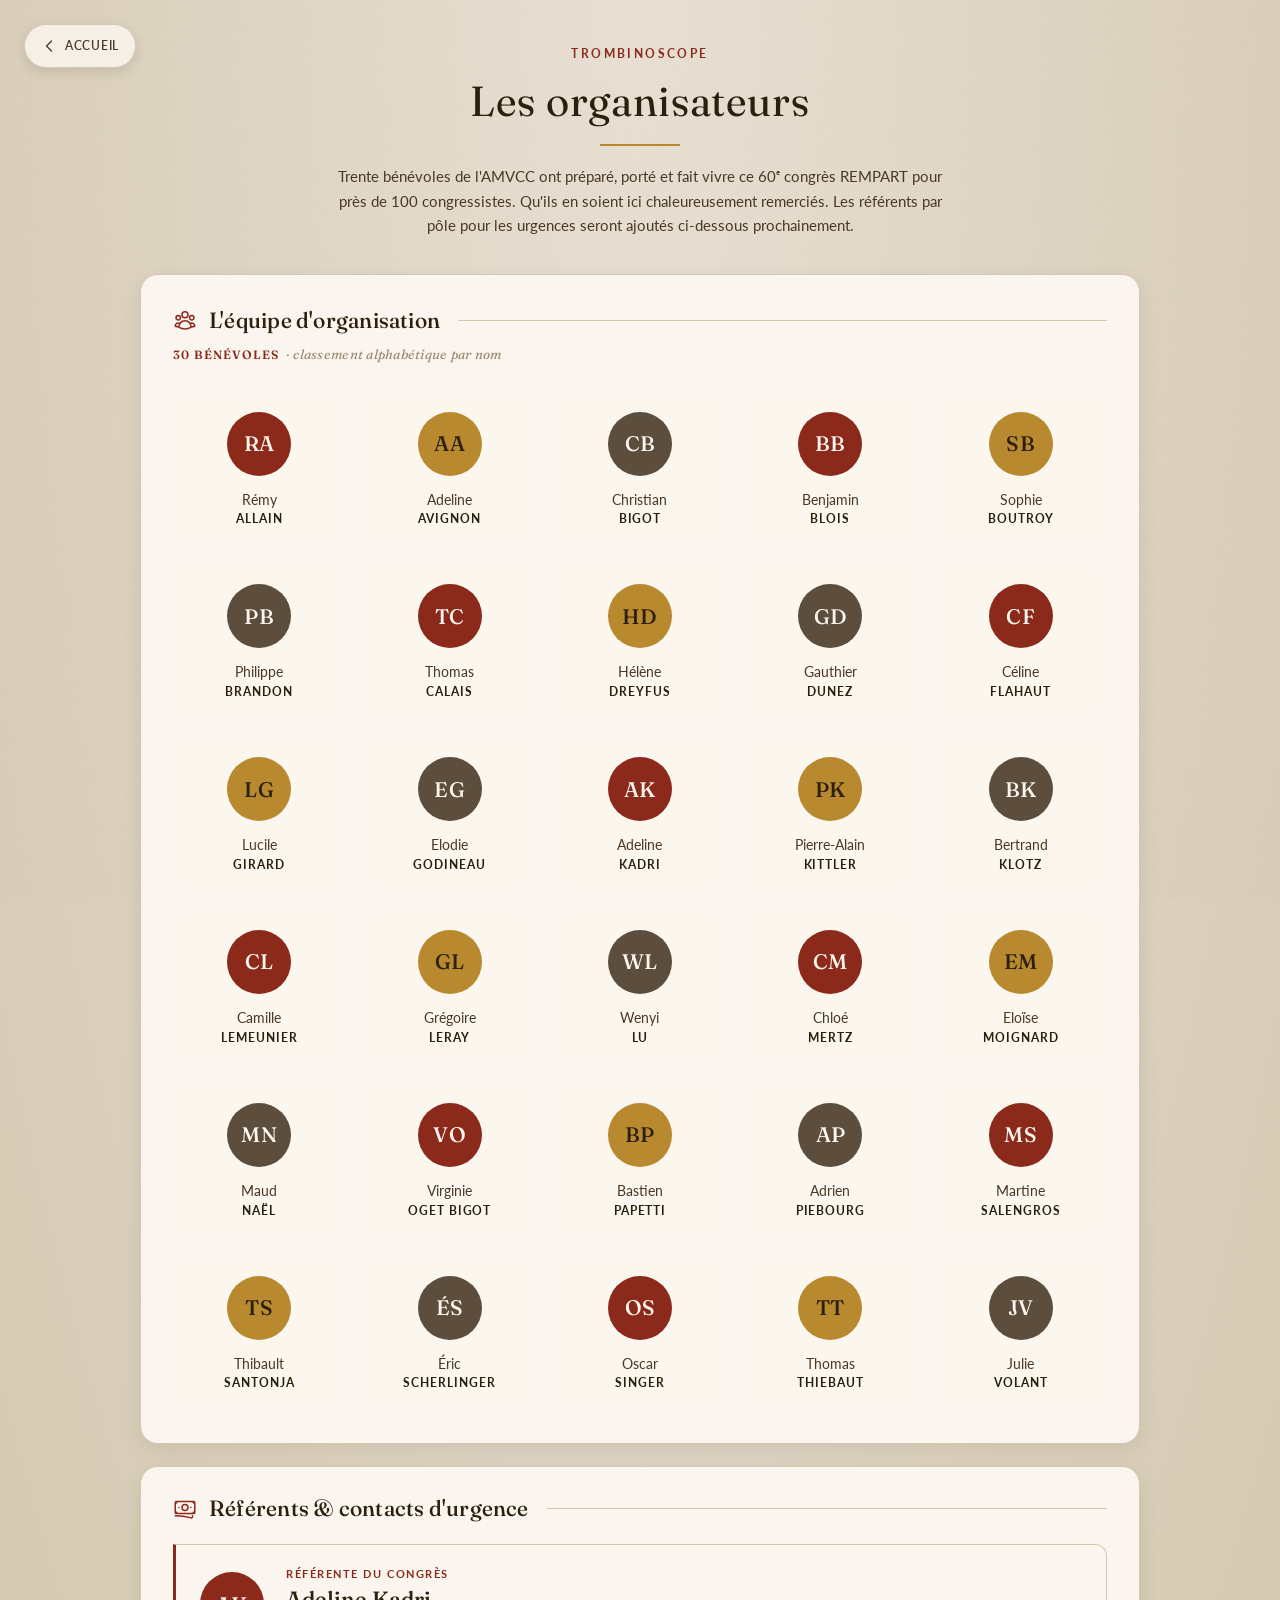
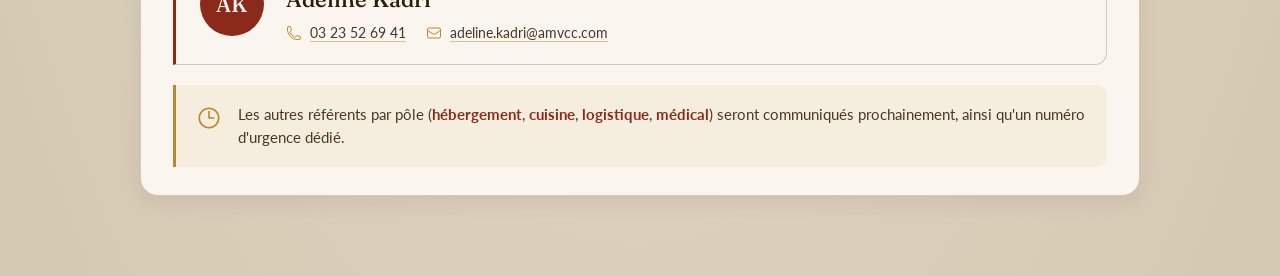
<file: contact.html>
<!doctype html>
<html lang="fr">
    <head>
        <meta charset="UTF-8" />
        <meta name="viewport" content="width=device-width, initial-scale=1.0" />
        <title>Trombinoscope &mdash; Congrès REMPART 2026</title>
        <meta
            name="description"
            content="Les trente bénévoles qui ont organisé le Congrès REMPART 2026 · 60ᵉ Anniversaire à Coucy-le-Château-Auffrique. Référente du congrès : Adeline Kadri (AMVCC), adeline.kadri@amvcc.com, 03 23 52 69 41."
        />
        <meta name="keywords" content="Congrès REMPART contact, Congrès REMPART organisateurs, Congrès REMPART bénévoles, Congrès REMPART trombinoscope, AMVCC contact, Adeline Kadri, AMVCC, Coucy-le-Château, équipe d'organisation, congrès REMPART 2026, AMVCC référent" />
        <meta name="author" content="AMVCC, Association de Mise en Valeur du Château de Coucy" />
        <meta name="robots" content="index, follow, max-image-preview:large, max-snippet:-1, max-video-preview:-1" />
        <meta name="theme-color" content="#8b2a1a" />
        <meta name="copyright" content="© 2026 AMVCC. Photographies © Thibault Santonja, thibaultsan.com. Licence CC BY-NC-SA 4.0." />
        <meta name="rights" content="Photographies © Thibault Santonja. Licence CC BY-NC-SA 4.0 : crédit photographe Thibault Santonja, usage non commercial, partage à conditions identiques." />
        <meta name="DC.rights" content="Copyright © Thibault Santonja" />
        <meta name="geo.region" content="FR-02" />
        <meta name="geo.placename" content="Coucy-le-Château-Auffrique" />
        <meta name="geo.position" content="49.5205;3.3236" />
        <meta name="ICBM" content="49.5205, 3.3236" />
        <link rel="canonical" href="https://congres-rempart-2026.thibaultsan.com/contact.html" />

        <meta property="og:type" content="website" />
        <meta property="og:site_name" content="Congrès REMPART 2026 · AMVCC" />
        <meta property="og:title" content="Organisateurs & contacts · Congrès REMPART 2026" />
        <meta property="og:description" content="Les trente bénévoles qui font vivre le Congrès REMPART 60ᵉ Anniversaire à Coucy-le-Château. Référente : Adeline Kadri (AMVCC)." />
        <meta property="og:url" content="https://congres-rempart-2026.thibaultsan.com/contact.html" />
        <meta property="og:image" content="https://congres-rempart-2026.thibaultsan.com/assets/photos/2024-07-28_remparts-coucy-coucher-soleil.webp" />
        <meta property="og:image:alt" content="Remparts du château de Coucy au coucher du soleil" />
        <meta property="og:locale" content="fr_FR" />

        <meta name="twitter:card" content="summary_large_image" />
        <meta name="twitter:title" content="Organisateurs & contacts · Congrès REMPART 2026" />
        <meta name="twitter:description" content="Les trente bénévoles qui font vivre le Congrès REMPART 60ᵉ Anniversaire. Référente : Adeline Kadri (AMVCC)." />
        <meta name="twitter:image" content="https://congres-rempart-2026.thibaultsan.com/assets/photos/2024-07-28_remparts-coucy-coucher-soleil.webp" />

        <script type="application/ld+json">
{"@context":"https://schema.org","@type":"WebPage","name":"Organisateurs & contacts · Congrès REMPART 2026","description":"Les trente bénévoles qui ont organisé le Congrès REMPART 60ᵉ Anniversaire à Coucy-le-Château.","url":"https://congres-rempart-2026.thibaultsan.com/contact.html","inLanguage":"fr-FR","isPartOf":{"@type":"WebSite","name":"Congrès REMPART 2026 · AMVCC","url":"https://congres-rempart-2026.thibaultsan.com/"},"breadcrumb":{"@type":"BreadcrumbList","itemListElement":[{"@type":"ListItem","position":1,"name":"Accueil","item":"https://congres-rempart-2026.thibaultsan.com/"},{"@type":"ListItem","position":2,"name":"Organisateurs & contacts","item":"https://congres-rempart-2026.thibaultsan.com/contact.html"}]},"mainEntity":{"@type":"Organization","name":"AMVCC, Association de Mise en Valeur du Château de Coucy","url":"https://www.amvcc.com/","sameAs":["https://www.facebook.com/AMVCCoucy"],"address":{"@type":"PostalAddress","streetAddress":"7-9 rue du Pot d'Étain","addressLocality":"Coucy-le-Château-Auffrique","addressRegion":"Hauts-de-France","postalCode":"02380","addressCountry":"FR"},"contactPoint":[{"@type":"ContactPoint","contactType":"Référente du congrès","name":"Adeline Kadri","email":"adeline.kadri@amvcc.com","telephone":"+33-3-23-52-69-41","availableLanguage":"French"}]}}
        </script>

        <link rel="preconnect" href="https://fonts.googleapis.com" />
        <link rel="preconnect" href="https://fonts.gstatic.com" crossorigin />
        <link rel="stylesheet" href="assets/css/style.css" />
        <link rel="icon" type="image/png" sizes="32x32" href="favicon-32.png" />
        <link rel="icon" type="image/png" sizes="16x16" href="favicon-16.png" />
        <link rel="apple-touch-icon" sizes="180x180" href="apple-touch-icon.png" />
        <link rel="icon" href="logo.png" type="image/png" />
    </head>
    <body class="page page--parchment">
        <a class="btn-back" href="index.html">
            <svg
                xmlns="http://www.w3.org/2000/svg"
                fill="none"
                viewBox="0 0 24 24"
                stroke-width="2"
                stroke="currentColor"
            >
                <path
                    stroke-linecap="round"
                    stroke-linejoin="round"
                    d="M15.75 19.5 8.25 12l7.5-7.5"
                />
            </svg>
            Accueil
        </a>

        <header class="page-header">
            <span class="kicker">Trombinoscope</span>
            <h1>Les organisateurs</h1>
            <div class="rule"></div>
            <p class="intro">
                Trente bénévoles de l'AMVCC ont préparé, porté et fait vivre
                ce 60ᵉ&nbsp;congrès REMPART pour près de 100 congressistes.
                Qu'ils en soient ici chaleureusement remerciés. Les référents
                par pôle pour les urgences seront
                ajoutés ci-dessous prochainement.
            </p>
        </header>

        <main class="page-content">
            <section class="panel trombi-panel" aria-labelledby="trombi-title">
                <h2 id="trombi-title">
                    <svg
                        xmlns="http://www.w3.org/2000/svg"
                        fill="none"
                        viewBox="0 0 24 24"
                        stroke-width="1.5"
                        stroke="currentColor"
                    >
                        <path
                            stroke-linecap="round"
                            stroke-linejoin="round"
                            d="M18 18.72a9.094 9.094 0 0 0 3.741-.479 3 3 0 0 0-4.682-2.72m.94 3.198.001.031c0 .225-.012.447-.037.666A11.944 11.944 0 0 1 12 21c-2.17 0-4.207-.576-5.963-1.584A6.062 6.062 0 0 1 6 18.719m12 0a5.971 5.971 0 0 0-.941-3.197m0 0A5.995 5.995 0 0 0 12 12.75a5.995 5.995 0 0 0-5.058 2.772m0 0a3 3 0 0 0-4.681 2.72 8.986 8.986 0 0 0 3.74.477m.94-3.197a5.971 5.971 0 0 0-.94 3.197M15 6.75a3 3 0 1 1-6 0 3 3 0 0 1 6 0Zm6 3a2.25 2.25 0 1 1-4.5 0 2.25 2.25 0 0 1 4.5 0Zm-13.5 0a2.25 2.25 0 1 1-4.5 0 2.25 2.25 0 0 1 4.5 0Z"
                        />
                    </svg>
                    L'équipe d'organisation
                </h2>

                <p class="trombi-count">
                    <span>30&nbsp;bénévoles</span> &middot; classement
                    alphabétique par nom
                </p>

                <ul class="trombi-grid" role="list">
                    <!-- 1 -->
                    <li class="card">
                        <span class="avatar avatar--garance" aria-hidden="true">
                            <span class="avatar__initials">RA</span>
                        </span>
                        <span class="card__given">Rémy</span>
                        <span class="card__family">Allain</span>
                    </li>
                    <!-- 2 -->
                    <li class="card">
                        <span class="avatar avatar--or" aria-hidden="true">
                            <span class="avatar__initials">AA</span>
                        </span>
                        <span class="card__given">Adeline</span>
                        <span class="card__family">Avignon</span>
                    </li>
                    <!-- 3 -->
                    <li class="card">
                        <span class="avatar avatar--pierre" aria-hidden="true">
                            <span class="avatar__initials">CB</span>
                        </span>
                        <span class="card__given">Christian</span>
                        <span class="card__family">Bigot</span>
                    </li>
                    <!-- 4 -->
                    <li class="card">
                        <span class="avatar avatar--garance" aria-hidden="true">
                            <span class="avatar__initials">BB</span>
                        </span>
                        <span class="card__given">Benjamin</span>
                        <span class="card__family">Blois</span>
                    </li>
                    <!-- 5 -->
                    <li class="card">
                        <span class="avatar avatar--or" aria-hidden="true">
                            <span class="avatar__initials">SB</span>
                        </span>
                        <span class="card__given">Sophie</span>
                        <span class="card__family">Boutroy</span>
                    </li>
                    <!-- 6 -->
                    <li class="card">
                        <span class="avatar avatar--pierre" aria-hidden="true">
                            <span class="avatar__initials">PB</span>
                        </span>
                        <span class="card__given">Philippe</span>
                        <span class="card__family">Brandon</span>
                    </li>
                    <!-- 7 -->
                    <li class="card">
                        <span class="avatar avatar--garance" aria-hidden="true">
                            <span class="avatar__initials">TC</span>
                        </span>
                        <span class="card__given">Thomas</span>
                        <span class="card__family">Calais</span>
                    </li>
                    <!-- 8 -->
                    <li class="card">
                        <span class="avatar avatar--or" aria-hidden="true">
                            <span class="avatar__initials">HD</span>
                        </span>
                        <span class="card__given">Hélène</span>
                        <span class="card__family">Dreyfus</span>
                    </li>
                    <!-- 9 -->
                    <li class="card">
                        <span class="avatar avatar--pierre" aria-hidden="true">
                            <span class="avatar__initials">GD</span>
                        </span>
                        <span class="card__given">Gauthier</span>
                        <span class="card__family">Dunez</span>
                    </li>
                    <!-- 10 -->
                    <li class="card">
                        <span class="avatar avatar--garance" aria-hidden="true">
                            <span class="avatar__initials">CF</span>
                        </span>
                        <span class="card__given">Céline</span>
                        <span class="card__family">Flahaut</span>
                    </li>
                    <!-- 11 -->
                    <li class="card">
                        <span class="avatar avatar--or" aria-hidden="true">
                            <span class="avatar__initials">LG</span>
                        </span>
                        <span class="card__given">Lucile</span>
                        <span class="card__family">Girard</span>
                    </li>
                    <!-- 12 -->
                    <li class="card">
                        <span class="avatar avatar--pierre" aria-hidden="true">
                            <span class="avatar__initials">EG</span>
                        </span>
                        <span class="card__given">Elodie</span>
                        <span class="card__family">Godineau</span>
                    </li>
                    <!-- 13 -->
                    <li class="card">
                        <span class="avatar avatar--garance" aria-hidden="true">
                            <span class="avatar__initials">AK</span>
                        </span>
                        <span class="card__given">Adeline</span>
                        <span class="card__family">Kadri</span>
                    </li>
                    <!-- 14 -->
                    <li class="card">
                        <span class="avatar avatar--or" aria-hidden="true">
                            <span class="avatar__initials">PK</span>
                        </span>
                        <span class="card__given">Pierre-Alain</span>
                        <span class="card__family">Kittler</span>
                    </li>
                    <!-- 15 -->
                    <li class="card">
                        <span class="avatar avatar--pierre" aria-hidden="true">
                            <span class="avatar__initials">BK</span>
                        </span>
                        <span class="card__given">Bertrand</span>
                        <span class="card__family">Klotz</span>
                    </li>
                    <!-- 16 -->
                    <li class="card">
                        <span class="avatar avatar--garance" aria-hidden="true">
                            <span class="avatar__initials">CL</span>
                        </span>
                        <span class="card__given">Camille</span>
                        <span class="card__family">Lemeunier</span>
                    </li>
                    <!-- 17 -->
                    <li class="card">
                        <span class="avatar avatar--or" aria-hidden="true">
                            <span class="avatar__initials">GL</span>
                        </span>
                        <span class="card__given">Grégoire</span>
                        <span class="card__family">Leray</span>
                    </li>
                    <!-- 18 -->
                    <li class="card">
                        <span class="avatar avatar--pierre" aria-hidden="true">
                            <span class="avatar__initials">WL</span>
                        </span>
                        <span class="card__given">Wenyi</span>
                        <span class="card__family">Lu</span>
                    </li>
                    <!-- 19 -->
                    <li class="card">
                        <span class="avatar avatar--garance" aria-hidden="true">
                            <span class="avatar__initials">CM</span>
                        </span>
                        <span class="card__given">Chloé</span>
                        <span class="card__family">Mertz</span>
                    </li>
                    <!-- 20 -->
                    <li class="card">
                        <span class="avatar avatar--or" aria-hidden="true">
                            <span class="avatar__initials">EM</span>
                        </span>
                        <span class="card__given">Eloïse</span>
                        <span class="card__family">Moignard</span>
                    </li>
                    <!-- 21 -->
                    <li class="card">
                        <span class="avatar avatar--pierre" aria-hidden="true">
                            <span class="avatar__initials">MN</span>
                        </span>
                        <span class="card__given">Maud</span>
                        <span class="card__family">Naël</span>
                    </li>
                    <!-- 22 -->
                    <li class="card">
                        <span class="avatar avatar--garance" aria-hidden="true">
                            <span class="avatar__initials">VO</span>
                        </span>
                        <span class="card__given">Virginie</span>
                        <span class="card__family">Oget Bigot</span>
                    </li>
                    <!-- 23 -->
                    <li class="card">
                        <span class="avatar avatar--or" aria-hidden="true">
                            <span class="avatar__initials">BP</span>
                        </span>
                        <span class="card__given">Bastien</span>
                        <span class="card__family">Papetti</span>
                    </li>
                    <!-- 24 -->
                    <li class="card">
                        <span class="avatar avatar--pierre" aria-hidden="true">
                            <span class="avatar__initials">AP</span>
                        </span>
                        <span class="card__given">Adrien</span>
                        <span class="card__family">Piebourg</span>
                    </li>
                    <!-- 25 -->
                    <li class="card">
                        <span class="avatar avatar--garance" aria-hidden="true">
                            <span class="avatar__initials">MS</span>
                        </span>
                        <span class="card__given">Martine</span>
                        <span class="card__family">Salengros</span>
                    </li>
                    <!-- 26 -->
                    <li class="card">
                        <span class="avatar avatar--or" aria-hidden="true">
                            <span class="avatar__initials">TS</span>
                        </span>
                        <span class="card__given">Thibault</span>
                        <span class="card__family">Santonja</span>
                    </li>
                    <!-- 27 -->
                    <li class="card">
                        <span class="avatar avatar--pierre" aria-hidden="true">
                            <span class="avatar__initials">ÉS</span>
                        </span>
                        <span class="card__given">Éric</span>
                        <span class="card__family">Scherlinger</span>
                    </li>
                    <!-- 28 -->
                    <li class="card">
                        <span class="avatar avatar--garance" aria-hidden="true">
                            <span class="avatar__initials">OS</span>
                        </span>
                        <span class="card__given">Oscar</span>
                        <span class="card__family">Singer</span>
                    </li>
                    <!-- 29 -->
                    <li class="card">
                        <span class="avatar avatar--or" aria-hidden="true">
                            <span class="avatar__initials">TT</span>
                        </span>
                        <span class="card__given">Thomas</span>
                        <span class="card__family">Thiebaut</span>
                    </li>
                    <!-- 30 -->
                    <li class="card">
                        <span class="avatar avatar--pierre" aria-hidden="true">
                            <span class="avatar__initials">JV</span>
                        </span>
                        <span class="card__given">Julie</span>
                        <span class="card__family">Volant</span>
                    </li>
                </ul>
            </section>

            <section class="panel referents" aria-labelledby="referents-title">
                <h2 id="referents-title">
                    <svg
                        xmlns="http://www.w3.org/2000/svg"
                        fill="none"
                        viewBox="0 0 24 24"
                        stroke-width="1.5"
                        stroke="currentColor"
                    >
                        <path
                            stroke-linecap="round"
                            stroke-linejoin="round"
                            d="M2.25 18.75a60.07 60.07 0 0 1 15.797 2.101c.727.198 1.453-.342 1.453-1.096V18.75M3.75 4.5v.75A.75.75 0 0 1 3 6h-.75m0 0v-.375c0-.621.504-1.125 1.125-1.125H20.25M2.25 6v9m18-10.5v.75c0 .414.336.75.75.75h.75m-1.5-1.5h.375c.621 0 1.125.504 1.125 1.125v9.75c0 .621-.504 1.125-1.125 1.125h-.375m1.5-1.5H21a.75.75 0 0 0-.75.75v.75m0 0H3.75m0 0h-.375a1.125 1.125 0 0 1-1.125-1.125V15m1.5 1.5v-.75A.75.75 0 0 0 3 15h-.75M15 10.5a3 3 0 1 1-6 0 3 3 0 0 1 6 0Zm3 0h.008v.008H18V10.5Zm-12 0h.008v.008H6V10.5Z"
                        />
                    </svg>
                    Référents &amp; contacts d'urgence
                </h2>

                <div class="primary-contact">
                    <div class="avatar avatar--garance" aria-hidden="true">
                        <span class="avatar__initials">AK</span>
                    </div>
                    <div class="primary-contact__info">
                        <p class="primary-contact__role">
                            Référente du congrès
                        </p>
                        <p class="primary-contact__name">Adeline Kadri</p>
                        <ul class="primary-contact__channels">
                            <li>
                                <svg
                                    xmlns="http://www.w3.org/2000/svg"
                                    fill="none"
                                    viewBox="0 0 24 24"
                                    stroke-width="1.5"
                                    stroke="currentColor"
                                    aria-hidden="true"
                                >
                                    <path
                                        stroke-linecap="round"
                                        stroke-linejoin="round"
                                        d="M2.25 6.75c0 8.284 6.716 15 15 15h2.25a2.25 2.25 0 0 0 2.25-2.25v-1.372c0-.516-.351-.966-.852-1.091l-4.423-1.106c-.44-.11-.902.055-1.173.417l-.97 1.293c-.282.376-.769.542-1.21.38a12.035 12.035 0 0 1-7.143-7.143c-.162-.441.004-.928.38-1.21l1.293-.97c.363-.271.527-.734.417-1.173L6.963 3.102a1.125 1.125 0 0 0-1.091-.852H4.5A2.25 2.25 0 0 0 2.25 4.5v2.25Z"
                                    />
                                </svg>
                                <a href="tel:+33323526941">03 23 52 69 41</a>
                            </li>
                            <li>
                                <svg
                                    xmlns="http://www.w3.org/2000/svg"
                                    fill="none"
                                    viewBox="0 0 24 24"
                                    stroke-width="1.5"
                                    stroke="currentColor"
                                    aria-hidden="true"
                                >
                                    <path
                                        stroke-linecap="round"
                                        stroke-linejoin="round"
                                        d="M21.75 6.75v10.5a2.25 2.25 0 0 1-2.25 2.25h-15a2.25 2.25 0 0 1-2.25-2.25V6.75m19.5 0A2.25 2.25 0 0 0 19.5 4.5h-15a2.25 2.25 0 0 0-2.25 2.25m19.5 0v.243a2.25 2.25 0 0 1-1.07 1.916l-7.5 4.615a2.25 2.25 0 0 1-2.36 0L3.32 8.91a2.25 2.25 0 0 1-1.07-1.916V6.75"
                                    />
                                </svg>
                                <a href="mailto:adeline.kadri@amvcc.com"
                                    >adeline.kadri@amvcc.com</a
                                >
                            </li>
                        </ul>
                    </div>
                </div>

                <div class="referents-pending">
                    <svg
                        class="referents-pending__icon"
                        xmlns="http://www.w3.org/2000/svg"
                        fill="none"
                        viewBox="0 0 24 24"
                        stroke-width="1.5"
                        stroke="currentColor"
                        aria-hidden="true"
                    >
                        <path
                            stroke-linecap="round"
                            stroke-linejoin="round"
                            d="M12 6v6h4.5m4.5 0a9 9 0 1 1-18 0 9 9 0 0 1 18 0Z"
                        />
                    </svg>
                    <p>
                        Les autres référents par pôle
                        (<strong>hébergement</strong>,
                        <strong>cuisine</strong>,
                        <strong>logistique</strong>,
                        <strong>médical</strong>) seront communiqués
                        prochainement, ainsi qu'un numéro
                        d'urgence&nbsp;dédié.
                    </p>
                </div>
            </section>
        </main>

        <style>
            /* ---------- Trombinoscope panel ---------- */
            .trombi-panel {
                padding: 32px 32px 36px;
            }

            .trombi-count {
                margin-top: 10px;
                font-family: "Fraunces", Georgia, serif;
                font-style: italic;
                font-size: 13.5px;
                color: var(--pierre-mid);
                letter-spacing: 0.02em;
            }

            .trombi-count span {
                color: var(--garance);
                font-weight: 600;
                font-style: normal;
                letter-spacing: 0.08em;
                text-transform: uppercase;
                font-size: 12px;
                margin-right: 4px;
            }

            .trombi-grid {
                list-style: none;
                padding: 0;
                margin: 28px 0 0;
                display: grid;
                grid-template-columns: repeat(5, minmax(0, 1fr));
                gap: 22px 18px;
            }

            /* ---------- Single card ---------- */
            .card {
                position: relative;
                display: flex;
                flex-direction: column;
                align-items: center;
                text-align: center;
                padding: 18px 10px 16px;
                border-radius: 14px;
                background: rgba(250, 245, 238, 0.45);
                border: 1px solid transparent;
                transition:
                    transform 0.28s ease,
                    box-shadow 0.28s ease,
                    border-color 0.28s ease,
                    background 0.28s ease;
            }

            .card:hover {
                transform: translateY(-3px);
                background: var(--parchment);
                border-color: rgba(212, 168, 75, 0.55);
                box-shadow:
                    0 10px 24px rgba(44, 31, 14, 0.12),
                    0 0 0 1px rgba(212, 168, 75, 0.18);
            }

            .card:hover .avatar {
                transform: scale(1.04);
            }

            /* ---------- Avatar (monogram, flat) ---------- */
            .avatar {
                width: 64px;
                height: 64px;
                border-radius: 50%;
                display: grid;
                place-items: center;
                color: var(--parchment);
                font-family: "Fraunces", Georgia, serif;
                font-weight: 500;
                letter-spacing: 0.02em;
                transition: transform 0.25s ease;
            }

            .avatar__initials {
                font-size: 21px;
                line-height: 1;
            }

            .avatar--garance {
                background: var(--garance);
            }

            .avatar--or {
                background: var(--or);
                color: var(--ink);
            }

            .avatar--pierre {
                background: var(--pierre-dark);
            }

            /* ---------- Card text ---------- */
            .card__given {
                margin-top: 16px;
                font-size: 14px;
                color: var(--ink-soft);
                line-height: 1.2;
            }

            .card__family {
                margin-top: 3px;
                font-size: 12px;
                font-weight: 700;
                color: var(--ink);
                text-transform: uppercase;
                letter-spacing: 0.08em;
                line-height: 1.25;
            }

            /* ---------- Référent principal ---------- */
            .primary-contact {
                margin-top: 22px;
                display: flex;
                gap: 22px;
                align-items: center;
                padding: 20px 24px;
                background: var(--parchment);
                border: 1px solid var(--pierre);
                border-left: 3px solid var(--garance);
                border-radius: 0 12px 12px 0;
            }

            .primary-contact .avatar {
                flex-shrink: 0;
            }

            .primary-contact__role {
                font-size: 11px;
                color: var(--garance);
                text-transform: uppercase;
                letter-spacing: 0.14em;
                font-weight: 700;
            }

            .primary-contact__name {
                font-family: "Fraunces", Georgia, serif;
                font-size: 22px;
                font-weight: 500;
                color: var(--ink);
                margin-top: 4px;
                line-height: 1.2;
            }

            .primary-contact__channels {
                list-style: none;
                padding: 0;
                margin: 10px 0 0;
                display: flex;
                gap: 20px;
                flex-wrap: wrap;
            }

            .primary-contact__channels li {
                display: inline-flex;
                align-items: center;
                gap: 8px;
                font-size: 14px;
                color: var(--ink-soft);
            }

            .primary-contact__channels svg {
                width: 16px;
                height: 16px;
                color: var(--or);
                flex-shrink: 0;
            }

            .primary-contact__channels a {
                color: var(--ink-soft);
                text-decoration: underline;
                text-decoration-color: rgba(184, 137, 46, 0.5);
                text-underline-offset: 3px;
                transition: color 0.2s;
            }

            .primary-contact__channels a:hover {
                color: var(--garance);
            }

            @media (max-width: 560px) {
                .primary-contact {
                    flex-direction: column;
                    text-align: center;
                    gap: 14px;
                }
                .primary-contact__channels {
                    justify-content: center;
                }
            }

            /* ---------- Référents panel ---------- */
            .referents-pending {
                margin-top: 20px;
                display: flex;
                gap: 16px;
                align-items: flex-start;
                padding: 18px 20px;
                background: rgba(184, 137, 46, 0.08);
                border-left: 3px solid var(--or);
                border-radius: 0 10px 10px 0;
            }

            .referents-pending__icon {
                width: 26px;
                height: 26px;
                flex-shrink: 0;
                color: var(--or);
                margin-top: 2px;
            }

            .referents-pending p {
                font-size: 14.5px;
                color: var(--ink-soft);
                line-height: 1.6;
            }

            .referents-pending strong {
                color: var(--garance);
                font-weight: 700;
            }

            .referents-meta {
                margin-top: 18px;
                font-size: 13.5px;
                color: var(--pierre-mid);
                font-style: italic;
            }

            .referents-meta a {
                color: var(--garance);
                font-weight: 600;
                font-style: normal;
                border-bottom: 1px dotted currentColor;
                transition: color 0.2s;
            }

            .referents-meta a:hover {
                color: var(--garance-dark);
            }

            /* ---------- Responsive ---------- */
            @media (max-width: 980px) {
                .trombi-grid {
                    grid-template-columns: repeat(4, minmax(0, 1fr));
                    gap: 20px 14px;
                }
            }

            @media (max-width: 720px) {
                .trombi-panel {
                    padding: 24px 18px 28px;
                }
                .trombi-grid {
                    grid-template-columns: repeat(2, minmax(0, 1fr));
                    gap: 18px 12px;
                    margin-top: 22px;
                }
                .avatar {
                    width: 64px;
                    height: 64px;
                }
                .avatar__initials {
                    font-size: 20px;
                }
                .card {
                    padding: 16px 8px 14px;
                }
                .referents-pending {
                    flex-direction: column;
                    gap: 8px;
                    padding: 16px;
                }
                .referents-pending p {
                    font-size: 14px;
                }
            }

            @media (max-width: 480px) {
                .trombi-grid {
                    gap: 14px 10px;
                }
                .card {
                    padding: 14px 6px 12px;
                }
                .avatar {
                    width: 58px;
                    height: 58px;
                }
                .avatar__initials {
                    font-size: 18px;
                }
                .card__given {
                    margin-top: 12px;
                    font-size: 13.5px;
                }
                .card__family {
                    font-size: 11.5px;
                }
            }

            @media (max-width: 380px) {
                .trombi-grid {
                    grid-template-columns: repeat(2, minmax(0, 1fr));
                    gap: 12px 8px;
                }
                .card {
                    padding: 12px 6px 10px;
                }
                .avatar {
                    width: 54px;
                    height: 54px;
                }
                .avatar__initials {
                    font-size: 17px;
                }
                .card__given {
                    margin-top: 10px;
                    font-size: 13px;
                }
                .card__family {
                    font-size: 11px;
                    letter-spacing: 0.06em;
                }
            }

            /* Suppress sticky hover on touch devices */
            @media (hover: none) {
                .card:hover {
                    transform: none;
                    background: rgba(250, 245, 238, 0.45);
                    border-color: transparent;
                    box-shadow: none;
                }
                .card:hover .avatar {
                    transform: none;
                }
                .card:hover .avatar::after {
                    opacity: 0;
                }
            }

            @media (prefers-reduced-motion: reduce) {
                .card,
                .avatar,
                .avatar::after {
                    transition: none;
                }
                .card:hover {
                    transform: none;
                }
                .card:hover .avatar {
                    transform: none;
                }
            }
        </style>
    </body>
</html>
</file>
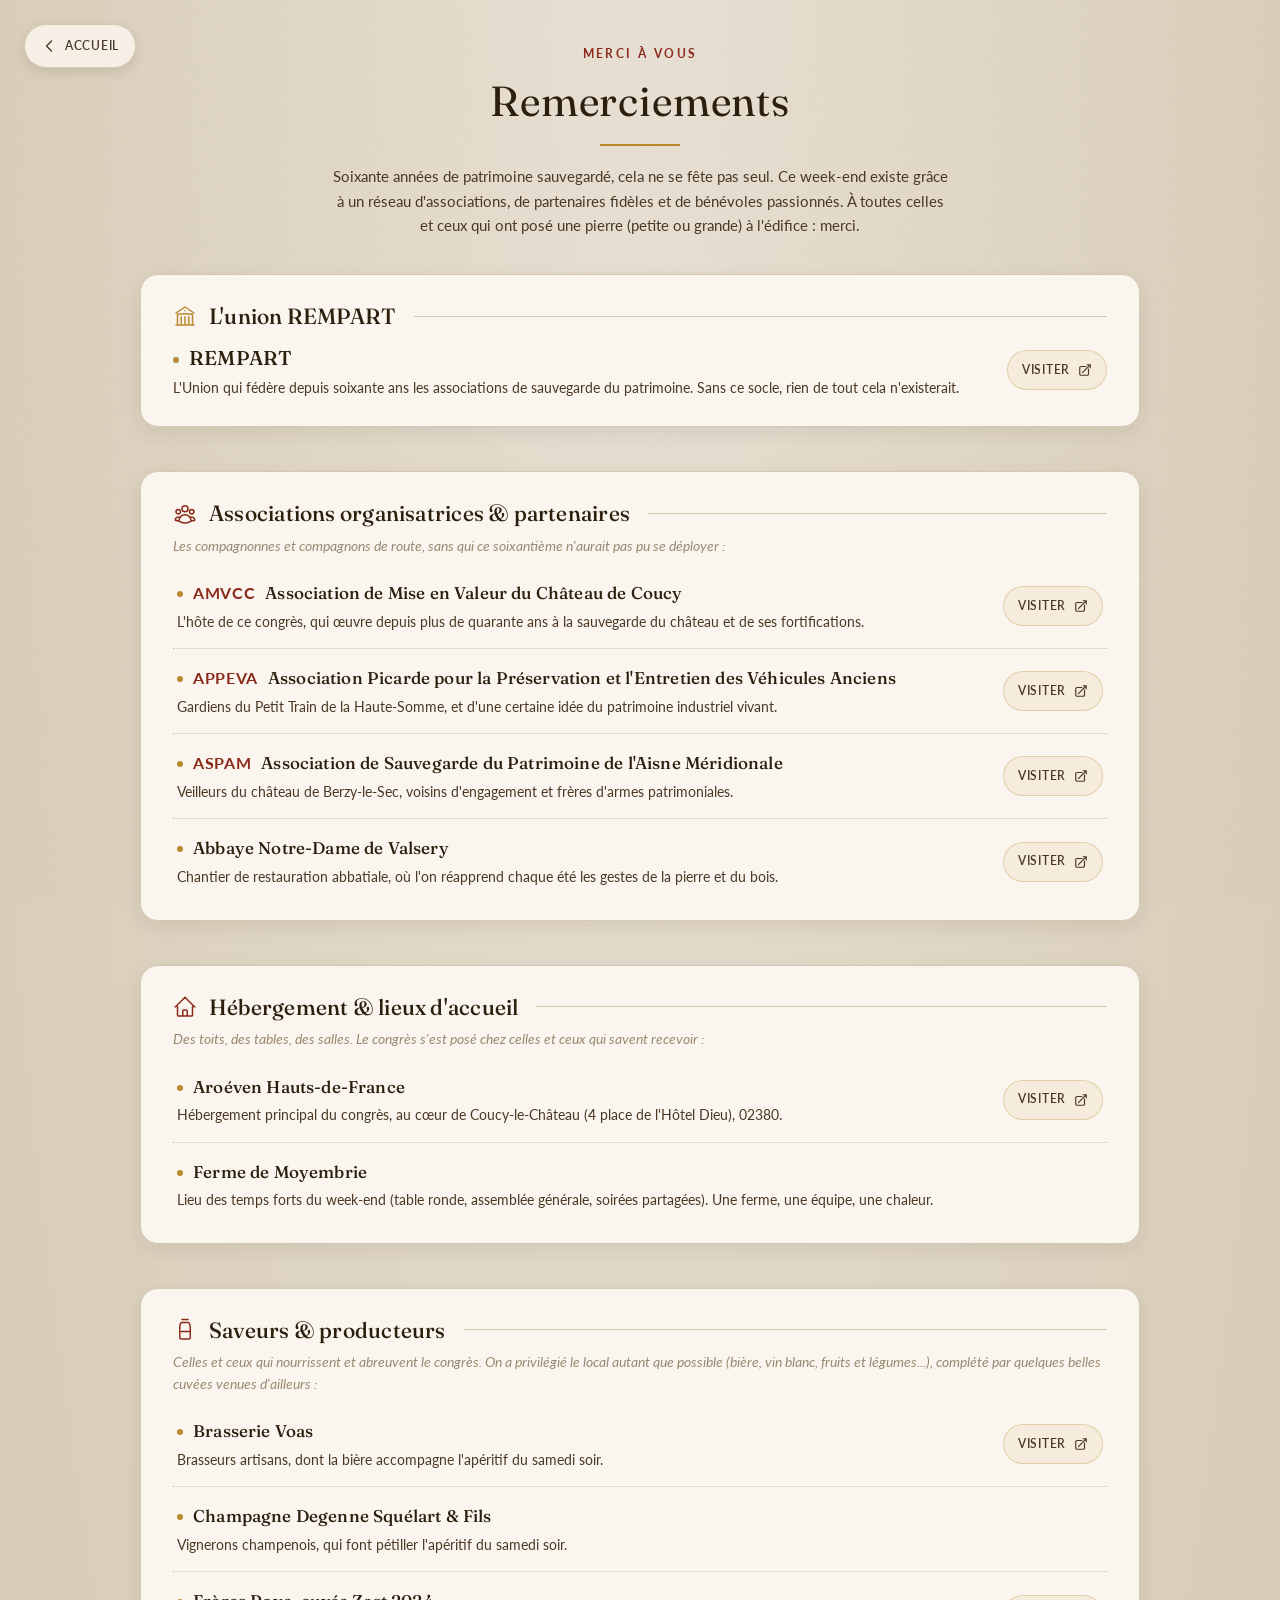
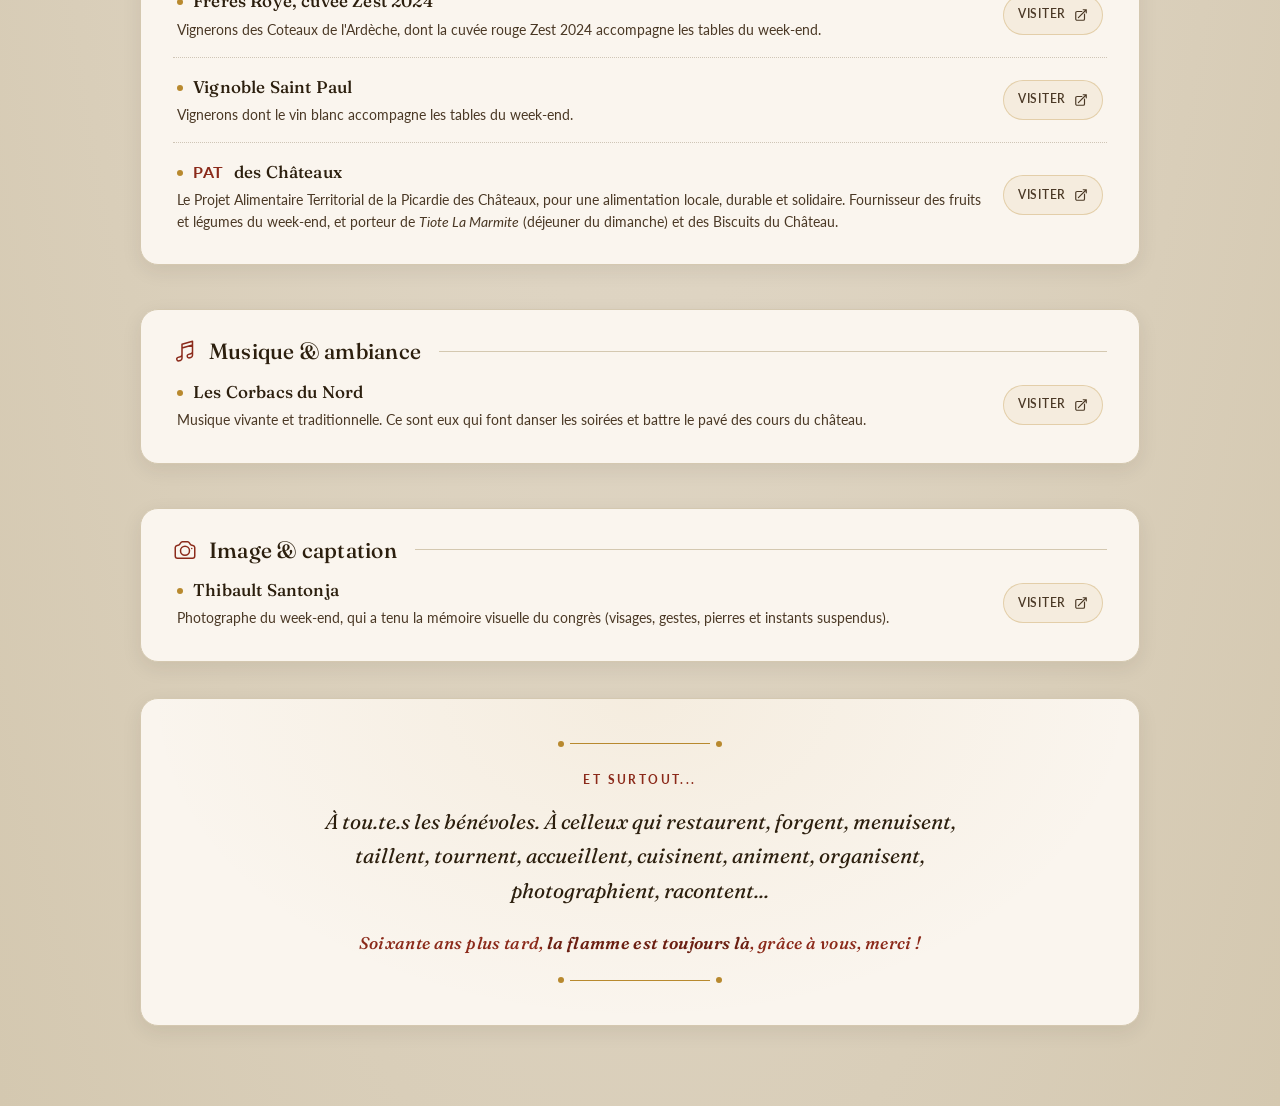
<file: credits.html>
<!doctype html>
<html lang="fr">
    <head>
        <meta charset="UTF-8" />
        <meta name="viewport" content="width=device-width, initial-scale=1.0" />
        <title>Remerciements · Congrès REMPART 2026</title>
        <meta
            name="description"
            content="Remerciements du Congrès REMPART 2026, 60ᵉ Anniversaire : tous les partenaires, musiciens (Les Corbacs du Nord), photographe (Thibault Santonja), producteurs et associations (AMVCC, APPEVA Petit Train de la Haute Somme, ASPAM Berzy-le-Sec, abbaye de Valsery, Aroéven, PAT des Châteaux)."
        />
        <meta
            name="keywords"
            content="Congrès REMPART partenaires, Congrès REMPART musiciens, Congrès REMPART photographe, Congrès REMPART APPEVA, Congrès REMPART Valsery, Congrès REMPART ASPAM, Congrès REMPART Berzy, Congrès REMPART AMVCC, remerciements, partenaires, bénévoles, Les Corbacs du Nord, Thibault Santonja, Aroéven Hauts-de-France, Brasserie Voas, Champagne Degenne Squélart, Vignoble Saint Paul, Frères Roye, PAT des Châteaux, Tiote La Marmite, REMPART HdF, Hauts-de-France"
        />
        <meta
            name="author"
            content="AMVCC, Association de Mise en Valeur du Château de Coucy"
        />
        <meta
            name="robots"
            content="index, follow, max-image-preview:large, max-snippet:-1, max-video-preview:-1"
        />
        <meta name="theme-color" content="#8b2a1a" />
        <meta
            name="copyright"
            content="© 2026 AMVCC. Photographies © Thibault Santonja, thibaultsan.com. Licence CC BY-NC-SA 4.0."
        />
        <meta
            name="rights"
            content="Photographies © Thibault Santonja. Licence CC BY-NC-SA 4.0 : crédit photographe Thibault Santonja, usage non commercial, partage à conditions identiques."
        />
        <meta name="DC.rights" content="Copyright © Thibault Santonja" />
        <meta name="geo.region" content="FR-02" />
        <meta name="geo.placename" content="Coucy-le-Château-Auffrique" />
        <meta name="geo.position" content="49.5205;3.3236" />
        <meta name="ICBM" content="49.5205, 3.3236" />
        <link
            rel="canonical"
            href="https://congres-rempart-2026.thibaultsan.com/credits.html"
        />

        <meta property="og:type" content="website" />
        <meta property="og:site_name" content="Congrès REMPART 2026 · AMVCC" />
        <meta
            property="og:title"
            content="Partenaires & remerciements · Congrès REMPART 2026"
        />
        <meta
            property="og:description"
            content="Tous les partenaires, musiciens, photographe et associations (AMVCC, APPEVA, ASPAM, Valsery, Aroéven) qui ont fait vivre le Congrès REMPART 60ᵉ Anniversaire."
        />
        <meta
            property="og:url"
            content="https://congres-rempart-2026.thibaultsan.com/credits.html"
        />
        <meta
            property="og:image"
            content="https://congres-rempart-2026.thibaultsan.com/assets/photos/2024-07-28_remparts-coucy-coucher-soleil.webp"
        />
        <meta
            property="og:image:alt"
            content="Remparts du château de Coucy au coucher du soleil"
        />
        <meta property="og:locale" content="fr_FR" />

        <meta name="twitter:card" content="summary_large_image" />
        <meta
            name="twitter:title"
            content="Partenaires & remerciements · Congrès REMPART 2026"
        />
        <meta
            name="twitter:description"
            content="Tous les partenaires, musiciens (Les Corbacs du Nord), photographe (Thibault Santonja) et associations (AMVCC, APPEVA, ASPAM, Valsery, Aroéven) du Congrès REMPART 60ᵉ Anniversaire."
        />
        <meta
            name="twitter:image"
            content="https://congres-rempart-2026.thibaultsan.com/assets/photos/2024-07-28_remparts-coucy-coucher-soleil.webp"
        />

        <script type="application/ld+json">
            {
                "@context": "https://schema.org",
                "@type": "WebPage",
                "name": "Partenaires & remerciements · Congrès REMPART 2026",
                "description": "Remerciements du Congrès REMPART 60ᵉ Anniversaire aux associations, partenaires et bénévoles.",
                "url": "https://congres-rempart-2026.thibaultsan.com/credits.html",
                "inLanguage": "fr-FR",
                "isPartOf": {
                    "@type": "WebSite",
                    "name": "Congrès REMPART 2026 · AMVCC",
                    "url": "https://congres-rempart-2026.thibaultsan.com/"
                },
                "breadcrumb": {
                    "@type": "BreadcrumbList",
                    "itemListElement": [
                        {
                            "@type": "ListItem",
                            "position": 1,
                            "name": "Accueil",
                            "item": "https://congres-rempart-2026.thibaultsan.com/"
                        },
                        {
                            "@type": "ListItem",
                            "position": 2,
                            "name": "Partenaires & remerciements",
                            "item": "https://congres-rempart-2026.thibaultsan.com/credits.html"
                        }
                    ]
                },
                "mentions": [
                    {
                        "@type": "Organization",
                        "name": "Union REMPART",
                        "url": "https://www.rempart.com/fr"
                    },
                    {
                        "@type": "Organization",
                        "name": "AMVCC, Association de Mise en Valeur du Château de Coucy",
                        "url": "https://www.amvcc.com/",
                        "sameAs": ["https://www.facebook.com/AMVCCoucy"]
                    },
                    {
                        "@type": "Organization",
                        "name": "APPEVA, Association Picarde pour la Préservation et l'Entretien des Véhicules Anciens",
                        "url": "https://www.petittrainhautesomme.fr/"
                    },
                    {
                        "@type": "Organization",
                        "name": "ASPAM, Association de Sauvegarde du Patrimoine de l'Aisne Méridionale",
                        "url": "https://aspam-berzy.fr/"
                    },
                    {
                        "@type": "Organization",
                        "name": "Abbaye Notre-Dame de Valsery",
                        "url": "https://www.rempart.com/fr/groupe/abbaye-de-valsery-4382/page/presentation"
                    },
                    {
                        "@type": "Organization",
                        "name": "Aroéven Hauts-de-France",
                        "url": "https://www.aroeven-hdf.fr/"
                    },
                    {
                        "@type": "MusicGroup",
                        "name": "Les Corbacs du Nord",
                        "url": "https://lescorbacsdunord.fr/"
                    },
                    {
                        "@type": "Person",
                        "name": "Thibault Santonja",
                        "jobTitle": "Photographe",
                        "url": "https://thibaultsan.com"
                    },
                    {
                        "@type": "Organization",
                        "name": "Brasserie Voas",
                        "url": "https://microbrasseries-fran%C3%A7aises.fr/Brasserie%20de%20Voas.html"
                    },
                    {
                        "@type": "Organization",
                        "name": "Champagne Degenne Squélart & Fils"
                    },
                    {
                        "@type": "Organization",
                        "name": "Frères Roye",
                        "url": "https://www.viniou.fr/vins/pays/france/105_alpes-et-pays-rhodaniens/2131_coteaux-de-l-ardeche/816455_freres-roye-zest-2024"
                    },
                    {
                        "@type": "Organization",
                        "name": "Vignoble Saint Paul",
                        "url": "https://vignoblesaintpaul.com/le-vignoble/"
                    },
                    {
                        "@type": "Organization",
                        "name": "PAT des Châteaux, Projet Alimentaire Territorial",
                        "url": "https://picardiedeschateaux.fr/pat/"
                    }
                ]
            }
        </script>

        <link rel="preconnect" href="https://fonts.googleapis.com" />
        <link rel="preconnect" href="https://fonts.gstatic.com" crossorigin />
        <link rel="stylesheet" href="assets/css/style.css" />
        <link rel="icon" type="image/png" sizes="32x32" href="favicon-32.png" />
        <link rel="icon" type="image/png" sizes="16x16" href="favicon-16.png" />
        <link rel="apple-touch-icon" sizes="180x180" href="apple-touch-icon.png" />
        <link rel="icon" href="logo.png" type="image/png" />
        <style>
            /* === Credits page === */
            .credits {
                display: flex;
                flex-direction: column;
                gap: 22px;
            }

            .credits-group {
                position: relative;
            }

            .credits-group h2 {
                margin-bottom: 8px;
            }

            .credits-group .group-lede {
                margin-top: 4px;
                margin-bottom: 18px;
                font-size: 14px;
                color: var(--pierre-mid);
                font-style: italic;
                line-height: 1.55;
            }

            /* Entity rows */
            .entity-list {
                list-style: none;
                padding: 0;
                margin: 0;
            }

            .entity {
                display: grid;
                grid-template-columns: 1fr auto;
                align-items: center;
                gap: 18px;
                padding: 16px 4px;
                border-top: 1px dotted rgba(154, 138, 114, 0.45);
                transition: padding 0.2s ease;
            }

            .entity:first-child {
                border-top: none;
                padding-top: 6px;
            }

            .entity:last-child {
                padding-bottom: 4px;
            }

            .entity-text {
                min-width: 0;
            }

            .entity-name {
                display: flex;
                align-items: baseline;
                gap: 10px;
                flex-wrap: wrap;
            }

            .entity-name .marker {
                display: inline-block;
                width: 6px;
                height: 6px;
                border-radius: 50%;
                background: var(--or);
                flex-shrink: 0;
                transform: translateY(-2px);
            }

            .entity-name .name {
                font-family: "Fraunces", Georgia, serif;
                font-weight: 500;
                font-size: 17px;
                color: var(--ink);
                letter-spacing: 0.01em;
            }

            .entity-name .acronym {
                color: var(--garance);
                font-weight: 700;
                letter-spacing: 0.04em;
            }

            .entity-desc {
                margin-top: 4px;
                font-size: 14px;
                color: var(--ink-soft);
                line-height: 1.55;
            }

            .entity-link {
                display: inline-flex;
                align-items: center;
                gap: 8px;
                min-height: 40px;
                padding: 8px 14px;
                background: rgba(184, 137, 46, 0.08);
                border: 1px solid rgba(184, 137, 46, 0.3);
                border-radius: 999px;
                color: var(--ink-soft);
                font-size: 12px;
                font-weight: 600;
                letter-spacing: 0.06em;
                text-transform: uppercase;
                transition:
                    background 0.2s,
                    color 0.2s,
                    border-color 0.2s,
                    transform 0.2s;
                white-space: nowrap;
                -webkit-tap-highlight-color: transparent;
            }

            .entity-link:hover,
            .entity-link:active {
                background: rgba(184, 137, 46, 0.18);
                border-color: var(--or);
                color: var(--garance);
                transform: translateX(2px);
            }

            .entity-link svg {
                width: 14px;
                height: 14px;
                stroke-width: 2;
            }

            /* Featured single-entity panel (REMPART) */
            .credits-group--featured h2 svg {
                color: var(--or);
            }

            .credits-group--featured .entity {
                border-top: none;
                padding: 4px 0 0;
            }

            .credits-group--featured .entity-name .name {
                font-size: 20px;
            }

            /* Final closing panel */
            .credits-closing {
                margin-top: 14px;
                padding: 44px 40px;
                background:
                    radial-gradient(
                        ellipse at top,
                        rgba(184, 137, 46, 0.08) 0%,
                        rgba(250, 245, 238, 0) 70%
                    ),
                    var(--parchment);
                border: 1px solid var(--pierre);
                border-radius: var(--radius);
                text-align: center;
                box-shadow: 0 6px 20px rgba(44, 31, 14, 0.08);
                position: relative;
            }

            .credits-closing .ornament {
                width: 140px;
                height: 1px;
                background: var(--or);
                margin: 0 auto 22px;
                position: relative;
            }

            .credits-closing .ornament::before,
            .credits-closing .ornament::after {
                content: "";
                position: absolute;
                top: 50%;
                width: 6px;
                height: 6px;
                background: var(--or);
                border-radius: 50%;
                transform: translateY(-50%);
            }

            .credits-closing .ornament::before {
                left: -12px;
            }

            .credits-closing .ornament::after {
                right: -12px;
            }

            .credits-closing .ornament--bottom {
                margin: 24px auto 0;
            }

            .credits-closing .kicker {
                display: inline-block;
                color: var(--garance);
                font-size: 12px;
                letter-spacing: 0.2em;
                text-transform: uppercase;
                font-weight: 700;
                margin-bottom: 14px;
            }

            .credits-closing p {
                font-family: "Fraunces", Georgia, serif;
                font-style: italic;
                font-weight: 400;
                font-size: clamp(17px, 2.2vw, 21px);
                color: var(--ink);
                line-height: 1.65;
                max-width: 640px;
                margin-inline: auto;
            }

            .credits-closing .signature {
                margin-top: 22px;
                font-family: "Fraunces", Georgia, serif;
                font-style: italic;
                font-weight: 500;
                font-size: clamp(15px, 1.8vw, 17px);
                color: var(--garance);
                letter-spacing: 0.02em;
                line-height: 1.55;
            }

            .credits-closing .signature strong {
                font-weight: 600;
                color: var(--garance-dark);
            }

            /* Responsive */
            @media (max-width: 640px) {
                .entity {
                    grid-template-columns: 1fr;
                    gap: 10px;
                    padding: 14px 0;
                }
                .entity-link {
                    justify-self: start;
                }
                .credits-group--featured .entity-name .name {
                    font-size: 18px;
                }
                .credits-closing {
                    padding: 32px 22px;
                }
                .group-lede {
                    font-size: 13.5px;
                }
            }

            @media (max-width: 380px) {
                .entity-name {
                    gap: 6px;
                }
                .entity-name .name {
                    font-size: 16px;
                }
                .entity-desc {
                    font-size: 13.5px;
                }
                .credits-closing {
                    padding: 28px 16px;
                }
            }
        </style>
    </head>
    <body class="page page--parchment">
        <a class="btn-back" href="index.html">
            <svg
                xmlns="http://www.w3.org/2000/svg"
                fill="none"
                viewBox="0 0 24 24"
                stroke-width="2"
                stroke="currentColor"
            >
                <path
                    stroke-linecap="round"
                    stroke-linejoin="round"
                    d="M15.75 19.5 8.25 12l7.5-7.5"
                />
            </svg>
            Accueil
        </a>

        <header class="page-header">
            <span class="kicker">Merci à vous</span>
            <h1>Remerciements</h1>
            <div class="rule"></div>
            <p class="intro">
                Soixante années de patrimoine sauvegardé, cela ne se fête pas
                seul. Ce week-end existe grâce à un réseau d'associations, de
                partenaires fidèles et de bénévoles passionnés. À toutes celles
                et ceux qui ont posé une pierre (petite ou grande) à
                l'édifice&nbsp;: merci.
            </p>
        </header>

        <div class="page-content credits">
            <!-- 1. REMPART -->
            <section class="panel credits-group credits-group--featured">
                <h2>
                    <svg
                        xmlns="http://www.w3.org/2000/svg"
                        fill="none"
                        viewBox="0 0 24 24"
                        stroke-width="1.5"
                        stroke="currentColor"
                    >
                        <path
                            stroke-linecap="round"
                            stroke-linejoin="round"
                            d="M12 21v-8.25M15.75 21v-8.25M8.25 21v-8.25M3 9l9-6 9 6m-1.5 12V10.332A48.36 48.36 0 0 0 12 9.75c-2.551 0-5.056.2-7.5.582V21M3 21h18M12 6.75h.008v.008H12V6.75Z"
                        />
                    </svg>
                    L'union REMPART
                </h2>
                <ul class="entity-list">
                    <li class="entity">
                        <div class="entity-text">
                            <div class="entity-name">
                                <span class="marker" aria-hidden="true"></span>
                                <span class="name">REMPART</span>
                            </div>
                            <p class="entity-desc">
                                L'Union qui fédère depuis soixante ans les
                                associations de sauvegarde du patrimoine. Sans
                                ce socle, rien de tout cela n'existerait.
                            </p>
                        </div>
                        <a
                            class="entity-link"
                            href="https://www.rempart.com/fr"
                            target="_blank"
                            rel="noopener"
                        >
                            Visiter
                            <svg
                                xmlns="http://www.w3.org/2000/svg"
                                fill="none"
                                viewBox="0 0 24 24"
                                stroke="currentColor"
                            >
                                <path
                                    stroke-linecap="round"
                                    stroke-linejoin="round"
                                    d="M13.5 6H5.25A2.25 2.25 0 0 0 3 8.25v10.5A2.25 2.25 0 0 0 5.25 21h10.5A2.25 2.25 0 0 0 18 18.75V10.5m-10.5 6L21 3m0 0h-5.25M21 3v5.25"
                                />
                            </svg>
                        </a>
                    </li>
                </ul>
            </section>

            <!-- 2. Associations organisatrices & partenaires -->
            <section class="panel credits-group">
                <h2>
                    <svg
                        xmlns="http://www.w3.org/2000/svg"
                        fill="none"
                        viewBox="0 0 24 24"
                        stroke-width="1.5"
                        stroke="currentColor"
                    >
                        <path
                            stroke-linecap="round"
                            stroke-linejoin="round"
                            d="M18 18.72a9.094 9.094 0 0 0 3.741-.479 3 3 0 0 0-4.682-2.72m.94 3.198.001.031c0 .225-.012.447-.037.666A11.944 11.944 0 0 1 12 21c-2.17 0-4.207-.576-5.963-1.584A6.062 6.062 0 0 1 6 18.719m12 0a5.971 5.971 0 0 0-.941-3.197m0 0A5.995 5.995 0 0 0 12 12.75a5.995 5.995 0 0 0-5.058 2.772m0 0a3 3 0 0 0-4.681 2.72 8.986 8.986 0 0 0 3.74.477m.94-3.197a5.971 5.971 0 0 0-.94 3.197M15 6.75a3 3 0 1 1-6 0 3 3 0 0 1 6 0Zm6 3a2.25 2.25 0 1 1-4.5 0 2.25 2.25 0 0 1 4.5 0Zm-13.5 0a2.25 2.25 0 1 1-4.5 0 2.25 2.25 0 0 1 4.5 0Z"
                        />
                    </svg>
                    Associations organisatrices &amp; partenaires
                </h2>
                <p class="group-lede">
                    Les compagnonnes et compagnons de route, sans qui ce
                    soixantième n'aurait pas pu se déployer&nbsp;:
                </p>
                <ul class="entity-list">
                    <li class="entity">
                        <div class="entity-text">
                            <div class="entity-name">
                                <span class="marker" aria-hidden="true"></span>
                                <span class="acronym">AMVCC</span>
                                <span class="name"
                                    >Association de Mise en Valeur du Château de
                                    Coucy</span
                                >
                            </div>
                            <p class="entity-desc">
                                L'hôte de ce congrès, qui œuvre depuis plus de
                                quarante ans à la sauvegarde du château et de
                                ses fortifications.
                            </p>
                        </div>
                        <a
                            class="entity-link"
                            href="https://www.amvcc.com/"
                            target="_blank"
                            rel="noopener"
                        >
                            Visiter
                            <svg
                                xmlns="http://www.w3.org/2000/svg"
                                fill="none"
                                viewBox="0 0 24 24"
                                stroke="currentColor"
                            >
                                <path
                                    stroke-linecap="round"
                                    stroke-linejoin="round"
                                    d="M13.5 6H5.25A2.25 2.25 0 0 0 3 8.25v10.5A2.25 2.25 0 0 0 5.25 21h10.5A2.25 2.25 0 0 0 18 18.75V10.5m-10.5 6L21 3m0 0h-5.25M21 3v5.25"
                                />
                            </svg>
                        </a>
                    </li>
                    <li class="entity">
                        <div class="entity-text">
                            <div class="entity-name">
                                <span class="marker" aria-hidden="true"></span>
                                <span class="acronym">APPEVA</span>
                                <span class="name"
                                    >Association Picarde pour la Préservation et
                                    l'Entretien des Véhicules Anciens</span
                                >
                            </div>
                            <p class="entity-desc">
                                Gardiens du Petit Train de la Haute-Somme, et
                                d'une certaine idée du patrimoine industriel
                                vivant.
                            </p>
                        </div>
                        <a
                            class="entity-link"
                            href="https://www.petittrainhautesomme.fr/"
                            target="_blank"
                            rel="noopener"
                        >
                            Visiter
                            <svg
                                xmlns="http://www.w3.org/2000/svg"
                                fill="none"
                                viewBox="0 0 24 24"
                                stroke="currentColor"
                            >
                                <path
                                    stroke-linecap="round"
                                    stroke-linejoin="round"
                                    d="M13.5 6H5.25A2.25 2.25 0 0 0 3 8.25v10.5A2.25 2.25 0 0 0 5.25 21h10.5A2.25 2.25 0 0 0 18 18.75V10.5m-10.5 6L21 3m0 0h-5.25M21 3v5.25"
                                />
                            </svg>
                        </a>
                    </li>
                    <li class="entity">
                        <div class="entity-text">
                            <div class="entity-name">
                                <span class="marker" aria-hidden="true"></span>
                                <span class="acronym">ASPAM</span>
                                <span class="name"
                                    >Association de Sauvegarde du Patrimoine de
                                    l'Aisne Méridionale</span
                                >
                            </div>
                            <p class="entity-desc">
                                Veilleurs du château de Berzy-le-Sec, voisins
                                d'engagement et frères d'armes patrimoniales.
                            </p>
                        </div>
                        <a
                            class="entity-link"
                            href="https://aspam-berzy.fr/"
                            target="_blank"
                            rel="noopener"
                        >
                            Visiter
                            <svg
                                xmlns="http://www.w3.org/2000/svg"
                                fill="none"
                                viewBox="0 0 24 24"
                                stroke="currentColor"
                            >
                                <path
                                    stroke-linecap="round"
                                    stroke-linejoin="round"
                                    d="M13.5 6H5.25A2.25 2.25 0 0 0 3 8.25v10.5A2.25 2.25 0 0 0 5.25 21h10.5A2.25 2.25 0 0 0 18 18.75V10.5m-10.5 6L21 3m0 0h-5.25M21 3v5.25"
                                />
                            </svg>
                        </a>
                    </li>
                    <li class="entity">
                        <div class="entity-text">
                            <div class="entity-name">
                                <span class="marker" aria-hidden="true"></span>
                                <span class="name"
                                    >Abbaye Notre-Dame de Valsery</span
                                >
                            </div>
                            <p class="entity-desc">
                                Chantier de restauration abbatiale, où l'on
                                réapprend chaque été les gestes de la pierre et
                                du bois.
                            </p>
                        </div>
                        <a
                            class="entity-link"
                            href="https://www.rempart.com/fr/groupe/abbaye-de-valsery-4382/page/presentation"
                            target="_blank"
                            rel="noopener"
                        >
                            Visiter
                            <svg
                                xmlns="http://www.w3.org/2000/svg"
                                fill="none"
                                viewBox="0 0 24 24"
                                stroke="currentColor"
                            >
                                <path
                                    stroke-linecap="round"
                                    stroke-linejoin="round"
                                    d="M13.5 6H5.25A2.25 2.25 0 0 0 3 8.25v10.5A2.25 2.25 0 0 0 5.25 21h10.5A2.25 2.25 0 0 0 18 18.75V10.5m-10.5 6L21 3m0 0h-5.25M21 3v5.25"
                                />
                            </svg>
                        </a>
                    </li>
                </ul>
            </section>

            <!-- 3. Hébergement & lieux d'accueil -->
            <section class="panel credits-group">
                <h2>
                    <svg
                        xmlns="http://www.w3.org/2000/svg"
                        fill="none"
                        viewBox="0 0 24 24"
                        stroke-width="1.5"
                        stroke="currentColor"
                    >
                        <path
                            stroke-linecap="round"
                            stroke-linejoin="round"
                            d="M2.25 12 12 2.25 21.75 12M4.5 9.75v10.125c0 .621.504 1.125 1.125 1.125H9.75v-4.875c0-.621.504-1.125 1.125-1.125h2.25c.621 0 1.125.504 1.125 1.125V21h4.125c.621 0 1.125-.504 1.125-1.125V9.75M8.25 21h8.25"
                        />
                    </svg>
                    Hébergement &amp; lieux d'accueil
                </h2>
                <p class="group-lede">
                    Des toits, des tables, des salles. Le congrès s'est posé
                    chez celles et ceux qui savent recevoir&nbsp;:
                </p>
                <ul class="entity-list">
                    <li class="entity">
                        <div class="entity-text">
                            <div class="entity-name">
                                <span class="marker" aria-hidden="true"></span>
                                <span class="name"
                                    >Aroéven Hauts-de-France</span
                                >
                            </div>
                            <p class="entity-desc">
                                Hébergement principal du congrès, au cœur de
                                Coucy-le-Château (4 place de l'Hôtel Dieu),
                                02380.
                            </p>
                        </div>
                        <a
                            class="entity-link"
                            href="https://www.aroeven-hdf.fr/"
                            target="_blank"
                            rel="noopener"
                        >
                            Visiter
                            <svg
                                xmlns="http://www.w3.org/2000/svg"
                                fill="none"
                                viewBox="0 0 24 24"
                                stroke="currentColor"
                            >
                                <path
                                    stroke-linecap="round"
                                    stroke-linejoin="round"
                                    d="M13.5 6H5.25A2.25 2.25 0 0 0 3 8.25v10.5A2.25 2.25 0 0 0 5.25 21h10.5A2.25 2.25 0 0 0 18 18.75V10.5m-10.5 6L21 3m0 0h-5.25M21 3v5.25"
                                />
                            </svg>
                        </a>
                    </li>
                    <li class="entity">
                        <div class="entity-text">
                            <div class="entity-name">
                                <span class="marker" aria-hidden="true"></span>
                                <span class="name">Ferme de Moyembrie</span>
                            </div>
                            <p class="entity-desc">
                                Lieu des temps forts du week-end (table ronde,
                                assemblée générale, soirées partagées). Une
                                ferme, une équipe, une chaleur.
                            </p>
                        </div>
                    </li>
                </ul>
            </section>

            <!-- 4. Saveurs & producteurs -->
            <section class="panel credits-group">
                <h2>
                    <svg
                        xmlns="http://www.w3.org/2000/svg"
                        fill="none"
                        viewBox="0 0 24 24"
                        stroke-width="1.5"
                        stroke="currentColor"
                    >
                        <path
                            stroke-linecap="round"
                            stroke-linejoin="round"
                            d="M9 1.5H15M9 4.5H15M8.25 4.5C8.25 4.5 6.75 6 6.75 9V19.5C6.75 20.3284 7.42157 21 8.25 21H15.75C16.5784 21 17.25 20.3284 17.25 19.5V9C17.25 6 15.75 4.5 15.75 4.5M8.25 13.5H17.25"
                        />
                    </svg>
                    Saveurs &amp; producteurs
                </h2>
                <p class="group-lede">
                    Celles et ceux qui nourrissent et abreuvent le congrès. On a
                    privilégié le local autant que possible (bière, vin blanc,
                    fruits et légumes...), complété par quelques belles cuvées
                    venues d'ailleurs&nbsp;:
                </p>
                <ul class="entity-list">
                    <li class="entity">
                        <div class="entity-text">
                            <div class="entity-name">
                                <span class="marker" aria-hidden="true"></span>
                                <span class="name">Brasserie Voas</span>
                            </div>
                            <p class="entity-desc">
                                Brasseurs artisans, dont la bière accompagne
                                l'apéritif du samedi soir.
                            </p>
                        </div>
                        <a
                            class="entity-link"
                            href="https://microbrasseries-fran%C3%A7aises.fr/Brasserie%20de%20Voas.html"
                            target="_blank"
                            rel="noopener"
                        >
                            Visiter
                            <svg
                                xmlns="http://www.w3.org/2000/svg"
                                fill="none"
                                viewBox="0 0 24 24"
                                stroke="currentColor"
                            >
                                <path
                                    stroke-linecap="round"
                                    stroke-linejoin="round"
                                    d="M13.5 6H5.25A2.25 2.25 0 0 0 3 8.25v10.5A2.25 2.25 0 0 0 5.25 21h10.5A2.25 2.25 0 0 0 18 18.75V10.5m-10.5 6L21 3m0 0h-5.25M21 3v5.25"
                                />
                            </svg>
                        </a>
                    </li>
                    <li class="entity">
                        <div class="entity-text">
                            <div class="entity-name">
                                <span class="marker" aria-hidden="true"></span>
                                <span class="name"
                                    >Champagne Degenne Squélart &amp; Fils</span
                                >
                            </div>
                            <p class="entity-desc">
                                Vignerons champenois, qui font pétiller
                                l'apéritif du samedi soir.
                            </p>
                        </div>
                    </li>
                    <li class="entity">
                        <div class="entity-text">
                            <div class="entity-name">
                                <span class="marker" aria-hidden="true"></span>
                                <span class="name"
                                    >Frères Roye, cuvée Zest 2024</span
                                >
                            </div>
                            <p class="entity-desc">
                                Vignerons des Coteaux de l'Ardèche, dont la
                                cuvée rouge Zest 2024 accompagne les tables du
                                week-end.
                            </p>
                        </div>
                        <a
                            class="entity-link"
                            href="https://www.viniou.fr/vins/pays/france/105_alpes-et-pays-rhodaniens/2131_coteaux-de-l-ardeche/816455_freres-roye-zest-2024"
                            target="_blank"
                            rel="noopener"
                        >
                            Visiter
                            <svg
                                xmlns="http://www.w3.org/2000/svg"
                                fill="none"
                                viewBox="0 0 24 24"
                                stroke="currentColor"
                            >
                                <path
                                    stroke-linecap="round"
                                    stroke-linejoin="round"
                                    d="M13.5 6H5.25A2.25 2.25 0 0 0 3 8.25v10.5A2.25 2.25 0 0 0 5.25 21h10.5A2.25 2.25 0 0 0 18 18.75V10.5m-10.5 6L21 3m0 0h-5.25M21 3v5.25"
                                />
                            </svg>
                        </a>
                    </li>
                    <li class="entity">
                        <div class="entity-text">
                            <div class="entity-name">
                                <span class="marker" aria-hidden="true"></span>
                                <span class="name">Vignoble Saint Paul</span>
                            </div>
                            <p class="entity-desc">
                                Vignerons dont le vin blanc accompagne les
                                tables du week-end.
                            </p>
                        </div>
                        <a
                            class="entity-link"
                            href="https://vignoblesaintpaul.com/le-vignoble/"
                            target="_blank"
                            rel="noopener"
                        >
                            Visiter
                            <svg
                                xmlns="http://www.w3.org/2000/svg"
                                fill="none"
                                viewBox="0 0 24 24"
                                stroke="currentColor"
                            >
                                <path
                                    stroke-linecap="round"
                                    stroke-linejoin="round"
                                    d="M13.5 6H5.25A2.25 2.25 0 0 0 3 8.25v10.5A2.25 2.25 0 0 0 5.25 21h10.5A2.25 2.25 0 0 0 18 18.75V10.5m-10.5 6L21 3m0 0h-5.25M21 3v5.25"
                                />
                            </svg>
                        </a>
                    </li>
                    <li class="entity">
                        <div class="entity-text">
                            <div class="entity-name">
                                <span class="marker" aria-hidden="true"></span>
                                <span class="acronym">PAT</span>
                                <span class="name">des Châteaux</span>
                            </div>
                            <p class="entity-desc">
                                Le Projet Alimentaire Territorial de la Picardie
                                des Châteaux, pour une alimentation locale,
                                durable et solidaire. Fournisseur des fruits et
                                légumes du week-end, et porteur de
                                <em>Tiote La Marmite</em> (déjeuner du dimanche)
                                et des Biscuits du Château.
                            </p>
                        </div>
                        <a
                            class="entity-link"
                            href="https://picardiedeschateaux.fr/pat/"
                            target="_blank"
                            rel="noopener"
                        >
                            Visiter
                            <svg
                                xmlns="http://www.w3.org/2000/svg"
                                fill="none"
                                viewBox="0 0 24 24"
                                stroke="currentColor"
                            >
                                <path
                                    stroke-linecap="round"
                                    stroke-linejoin="round"
                                    d="M13.5 6H5.25A2.25 2.25 0 0 0 3 8.25v10.5A2.25 2.25 0 0 0 5.25 21h10.5A2.25 2.25 0 0 0 18 18.75V10.5m-10.5 6L21 3m0 0h-5.25M21 3v5.25"
                                />
                            </svg>
                        </a>
                    </li>
                </ul>
            </section>

            <!-- 5. Musique & ambiance -->
            <section class="panel credits-group">
                <h2>
                    <svg
                        xmlns="http://www.w3.org/2000/svg"
                        fill="none"
                        viewBox="0 0 24 24"
                        stroke-width="1.5"
                        stroke="currentColor"
                    >
                        <path
                            stroke-linecap="round"
                            stroke-linejoin="round"
                            d="M9 9l10.5-3m0 6.553v3.75a2.25 2.25 0 0 1-1.632 2.163l-1.32.377a1.803 1.803 0 1 1-.99-3.467l2.31-.66a2.25 2.25 0 0 0 1.632-2.163Zm0 0V2.25L9 5.25v10.303m0 0v3.75a2.25 2.25 0 0 1-1.632 2.163l-1.32.377a1.803 1.803 0 0 1-.99-3.467l2.31-.66A2.25 2.25 0 0 0 9 15.553Z"
                        />
                    </svg>
                    Musique &amp; ambiance
                </h2>
                <ul class="entity-list">
                    <li class="entity">
                        <div class="entity-text">
                            <div class="entity-name">
                                <span class="marker" aria-hidden="true"></span>
                                <span class="name">Les Corbacs du Nord</span>
                            </div>
                            <p class="entity-desc">
                                Musique vivante et traditionnelle. Ce sont eux
                                qui font danser les soirées et battre le pavé
                                des cours du château.
                            </p>
                        </div>
                        <a
                            class="entity-link"
                            href="https://lescorbacsdunord.fr/"
                            target="_blank"
                            rel="noopener"
                        >
                            Visiter
                            <svg
                                xmlns="http://www.w3.org/2000/svg"
                                fill="none"
                                viewBox="0 0 24 24"
                                stroke="currentColor"
                            >
                                <path
                                    stroke-linecap="round"
                                    stroke-linejoin="round"
                                    d="M13.5 6H5.25A2.25 2.25 0 0 0 3 8.25v10.5A2.25 2.25 0 0 0 5.25 21h10.5A2.25 2.25 0 0 0 18 18.75V10.5m-10.5 6L21 3m0 0h-5.25M21 3v5.25"
                                />
                            </svg>
                        </a>
                    </li>
                </ul>
            </section>

            <!-- 6. Image & captation -->
            <section class="panel credits-group">
                <h2>
                    <svg
                        xmlns="http://www.w3.org/2000/svg"
                        fill="none"
                        viewBox="0 0 24 24"
                        stroke-width="1.5"
                        stroke="currentColor"
                    >
                        <path
                            stroke-linecap="round"
                            stroke-linejoin="round"
                            d="M6.827 6.175A2.31 2.31 0 0 1 5.186 7.23c-.38.054-.757.112-1.134.175C2.999 7.58 2.25 8.507 2.25 9.574V18a2.25 2.25 0 0 0 2.25 2.25h15A2.25 2.25 0 0 0 21.75 18V9.574c0-1.067-.75-1.994-1.802-2.169a47.865 47.865 0 0 0-1.134-.175 2.31 2.31 0 0 1-1.64-1.055l-.822-1.316a2.192 2.192 0 0 0-1.736-1.039 48.774 48.774 0 0 0-5.232 0 2.192 2.192 0 0 0-1.736 1.039l-.821 1.316Z"
                        />
                        <path
                            stroke-linecap="round"
                            stroke-linejoin="round"
                            d="M16.5 12.75a4.5 4.5 0 1 1-9 0 4.5 4.5 0 0 1 9 0ZM18.75 10.5h.008v.008h-.008V10.5Z"
                        />
                    </svg>
                    Image &amp; captation
                </h2>
                <ul class="entity-list">
                    <li class="entity">
                        <div class="entity-text">
                            <div class="entity-name">
                                <span class="marker" aria-hidden="true"></span>
                                <span class="name">Thibault Santonja</span>
                            </div>
                            <p class="entity-desc">
                                Photographe du week-end, qui a tenu la mémoire
                                visuelle du congrès (visages, gestes, pierres et
                                instants suspendus).
                            </p>
                        </div>
                        <a
                            class="entity-link"
                            href="https://thibaultsan.com"
                            target="_blank"
                            rel="noopener"
                        >
                            Visiter
                            <svg
                                xmlns="http://www.w3.org/2000/svg"
                                fill="none"
                                viewBox="0 0 24 24"
                                stroke="currentColor"
                            >
                                <path
                                    stroke-linecap="round"
                                    stroke-linejoin="round"
                                    d="M13.5 6H5.25A2.25 2.25 0 0 0 3 8.25v10.5A2.25 2.25 0 0 0 5.25 21h10.5A2.25 2.25 0 0 0 18 18.75V10.5m-10.5 6L21 3m0 0h-5.25M21 3v5.25"
                                />
                            </svg>
                        </a>
                    </li>
                </ul>
            </section>

            <!-- 7. Et surtout... -->
            <section class="credits-closing" aria-label="Et surtout">
                <div class="ornament" aria-hidden="true"></div>
                <span class="kicker">Et surtout...</span>
                <p>
                    À tou.te.s les bénévoles. À celleux qui restaurent, forgent,
                    menuisent, taillent, tournent, accueillent, cuisinent,
                    animent, organisent, photographient, racontent...
                </p>
                <p class="signature">
                    Soixante ans plus tard,
                    <strong>la flamme est toujours là</strong>, grâce à vous,
                    merci&nbsp;!
                </p>
                <div class="ornament ornament--bottom" aria-hidden="true"></div>
            </section>
        </div>
    </body>
</html>
</file>
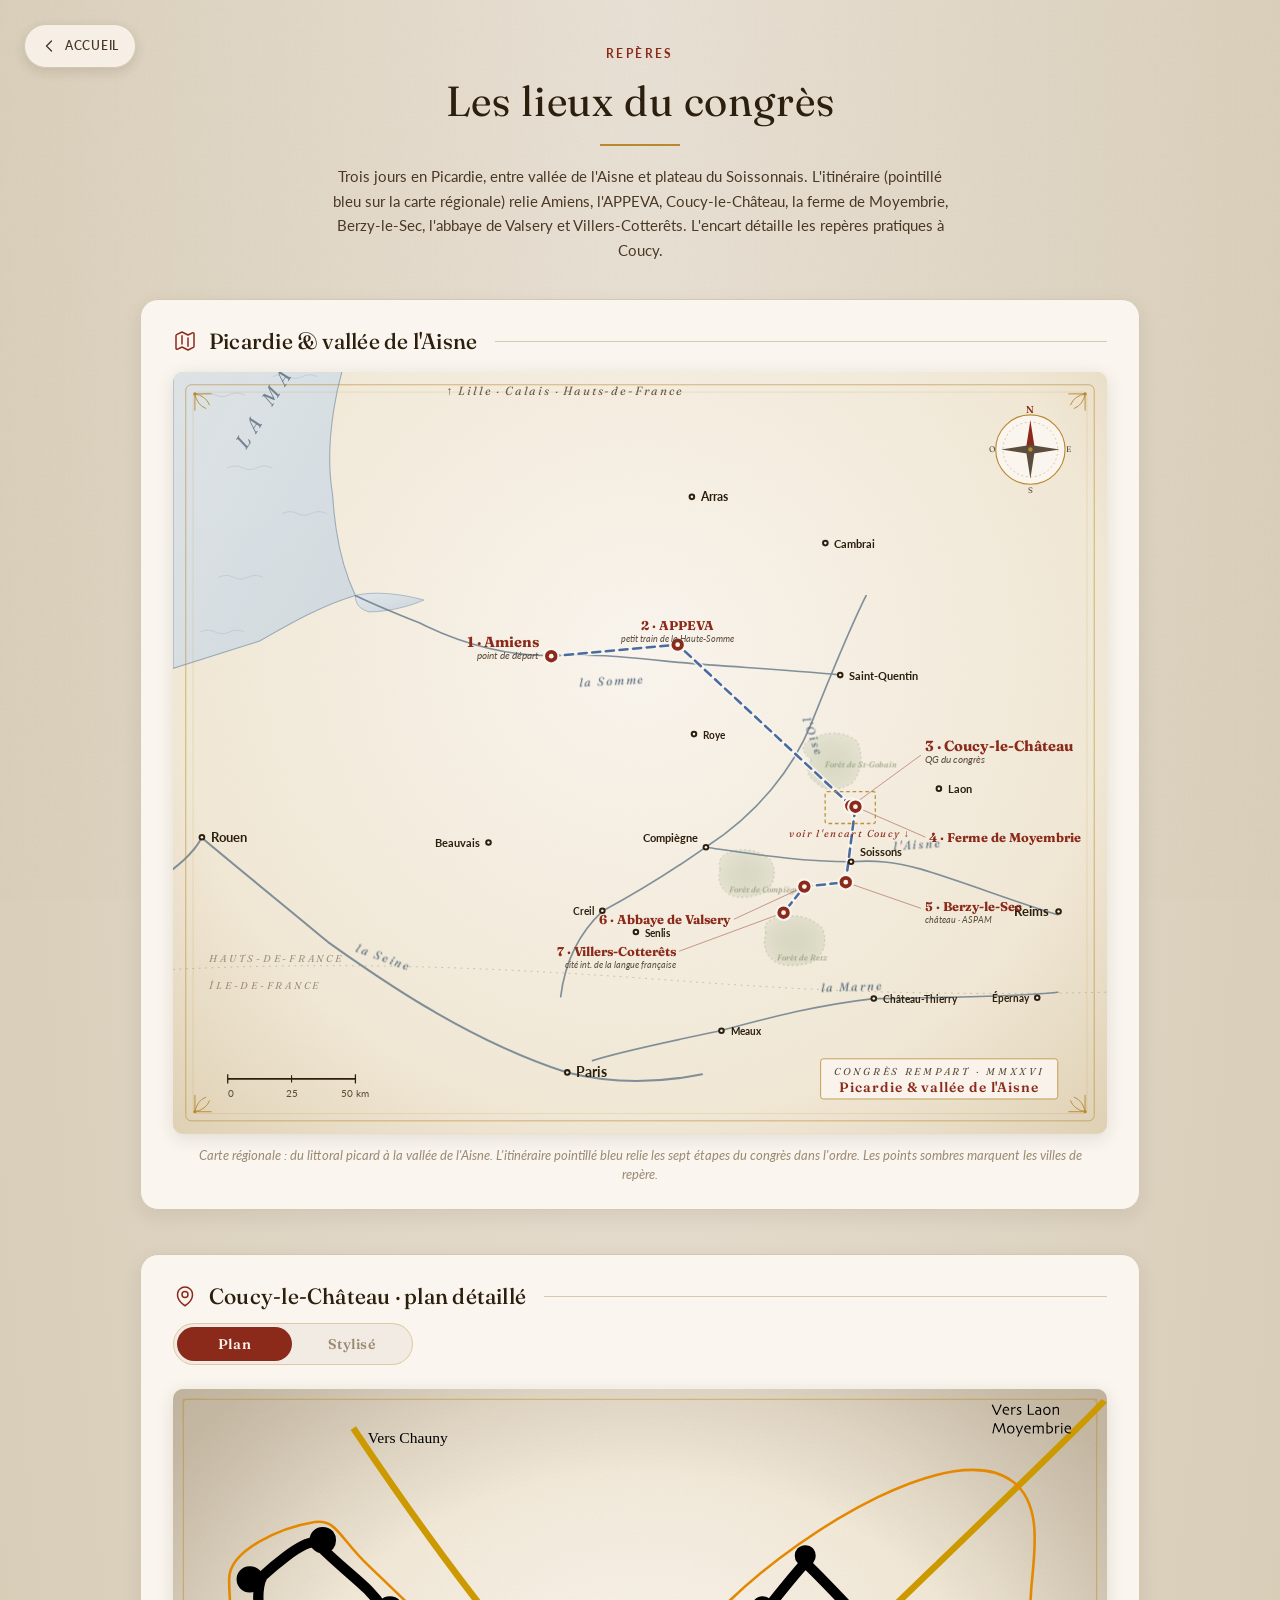
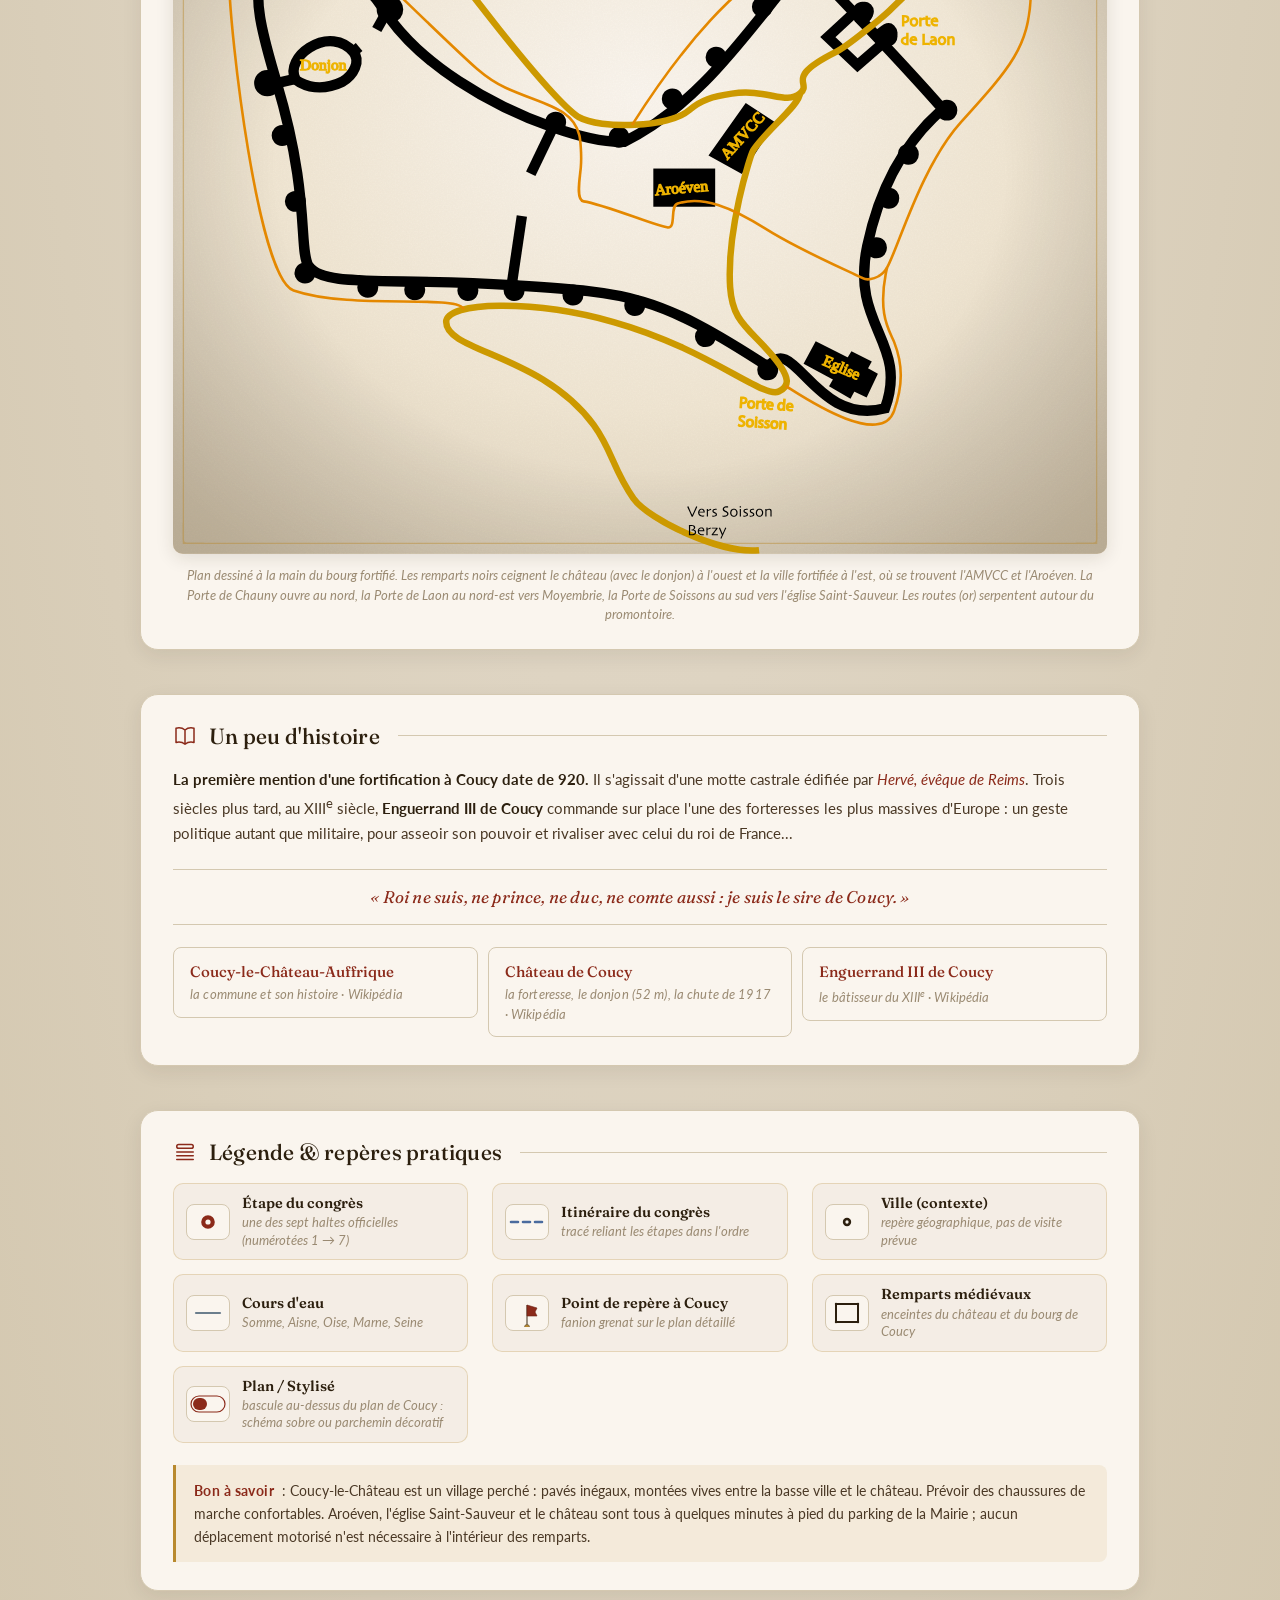
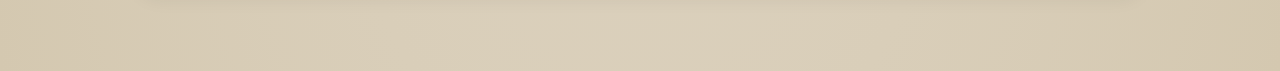
<file: map.html>
<!doctype html>
<html lang="fr">
    <head>
        <meta charset="UTF-8" />
        <meta name="viewport" content="width=device-width, initial-scale=1.0" />
        <title>Les lieux du congrès · Congrès REMPART 2026</title>
        <meta
            name="description"
            content="Carte des lieux du Congrès REMPART 2026 : Coucy-le-Château-Auffrique, Aroéven Hauts-de-France, Domaine de Moyembrie, Berzy-le-Sec (ASPAM), abbaye de Valsery et Cité internationale de la langue française à Villers-Cotterêts. Plan régional Picardie / Aisne / Hauts-de-France."
        />
        <meta name="keywords" content="Congrès REMPART Aroéven, Congrès REMPART Moyembrie, Congrès REMPART Villers-Cotterets, Congrès REMPART Villers-Cotterêts, Congrès REMPART Coucy, Aroéven Hauts-de-France, Domaine de Moyembrie, Berzy-le-Sec, abbaye de Valsery, Cité internationale de la langue française, carte, plan, lieux, Coucy-le-Château, Coucy-le-Château-Auffrique, Picardie, Aisne, vallée de l'Aisne, Hauts-de-France, AMVCC" />
        <meta name="author" content="AMVCC, Association de Mise en Valeur du Château de Coucy" />
        <meta name="robots" content="index, follow, max-image-preview:large, max-snippet:-1, max-video-preview:-1" />
        <meta name="theme-color" content="#8b2a1a" />
        <meta name="copyright" content="© 2026 AMVCC. Photographies © Thibault Santonja, thibaultsan.com. Licence CC BY-NC-SA 4.0." />
        <meta name="rights" content="Photographies © Thibault Santonja. Licence CC BY-NC-SA 4.0 : crédit photographe Thibault Santonja, usage non commercial, partage à conditions identiques." />
        <meta name="DC.rights" content="Copyright © Thibault Santonja" />
        <meta name="geo.region" content="FR-02" />
        <meta name="geo.placename" content="Coucy-le-Château-Auffrique" />
        <meta name="geo.position" content="49.5205;3.3236" />
        <meta name="ICBM" content="49.5205, 3.3236" />
        <link rel="canonical" href="https://congres-rempart-2026.thibaultsan.com/map.html" />

        <meta property="og:type" content="website" />
        <meta property="og:site_name" content="Congrès REMPART 2026 · AMVCC" />
        <meta property="og:title" content="Carte des lieux · Congrès REMPART 2026" />
        <meta property="og:description" content="Carte des lieux du Congrès REMPART 2026 : Coucy, Aroéven, Moyembrie, Berzy-le-Sec, Valsery, Villers-Cotterêts (Cité internationale de la langue française)." />
        <meta property="og:url" content="https://congres-rempart-2026.thibaultsan.com/map.html" />
        <meta property="og:image" content="https://congres-rempart-2026.thibaultsan.com/assets/photos/2024-07-28_remparts-coucy-coucher-soleil.webp" />
        <meta property="og:image:alt" content="Remparts du château de Coucy au coucher du soleil" />
        <meta property="og:locale" content="fr_FR" />

        <meta name="twitter:card" content="summary_large_image" />
        <meta name="twitter:title" content="Carte des lieux · Congrès REMPART 2026" />
        <meta name="twitter:description" content="Carte des lieux du Congrès REMPART 2026 : Coucy, Aroéven, Moyembrie, Berzy-le-Sec, Valsery, Villers-Cotterêts." />
        <meta name="twitter:image" content="https://congres-rempart-2026.thibaultsan.com/assets/photos/2024-07-28_remparts-coucy-coucher-soleil.webp" />

        <script type="application/ld+json">
{"@context":"https://schema.org","@type":"HowTo","name":"Comment venir au Congrès REMPART 2026 à Coucy-le-Château-Auffrique","description":"Trajets en train et en voiture vers Coucy-le-Château-Auffrique pour le Congrès REMPART du 23 au 25 mai 2026.","totalTime":"PT4H","step":[{"@type":"HowToStep","name":"En train depuis Paris (samedi 23 mai)","text":"Depuis Paris Gare du Nord, prendre un TER pour Amiens (arrivée 11h35) ou Anizy-Pinon (arrivée 15h55). Bus ou minibus organisés depuis chaque gare vers le congrès."},{"@type":"HowToStep","name":"En voiture","text":"Rendez-vous à partir de 12h00 au Petit Train de la Haute Somme (APPEVA, 4 Chemin du P'tit train, 80340 La Neuville-lès-Bray), ou à 16h30 à l'Aroéven (4 place de l'Hôtel-Dieu, 02380 Coucy-le-Château-Auffrique)."},{"@type":"HowToStep","name":"Retour le lundi 25 mai","text":"Minibus au départ de Coucy à 8h10 vers la gare d'Anizy (TER Paris 10h34), ou départ après la visite de la Cité internationale de la langue française (TER Villers-Cotterêts vers Paris 18h05)."}]}
        </script>

        <script type="application/ld+json">
{"@context":"https://schema.org","@type":"WebPage","name":"Carte des lieux · Congrès REMPART 2026","description":"Carte régionale et plan des lieux du Congrès REMPART 2026.","url":"https://congres-rempart-2026.thibaultsan.com/map.html","inLanguage":"fr-FR","isPartOf":{"@type":"WebSite","name":"Congrès REMPART 2026 · AMVCC","url":"https://congres-rempart-2026.thibaultsan.com/"},"breadcrumb":{"@type":"BreadcrumbList","itemListElement":[{"@type":"ListItem","position":1,"name":"Accueil","item":"https://congres-rempart-2026.thibaultsan.com/"},{"@type":"ListItem","position":2,"name":"Carte","item":"https://congres-rempart-2026.thibaultsan.com/map.html"}]},"about":[{"@type":"Place","name":"Château de Coucy","address":{"@type":"PostalAddress","addressLocality":"Coucy-le-Château-Auffrique","addressRegion":"Hauts-de-France","postalCode":"02380","addressCountry":"FR"},"geo":{"@type":"GeoCoordinates","latitude":49.5205,"longitude":3.3236}},{"@type":"Place","name":"Aroéven Hauts-de-France (hébergement principal du congrès)","address":{"@type":"PostalAddress","streetAddress":"4 place de l'Hôtel-Dieu","addressLocality":"Coucy-le-Château-Auffrique","addressRegion":"Hauts-de-France","postalCode":"02380","addressCountry":"FR"},"url":"https://www.aroeven-hdf.fr/"},{"@type":"Place","name":"Domaine de Moyembrie (temps forts du congrès et AG REMPART)","address":{"@type":"PostalAddress","addressLocality":"Coucy-le-Château-Auffrique","addressRegion":"Hauts-de-France","postalCode":"02380","addressCountry":"FR"}},{"@type":"Place","name":"Château de Berzy-le-Sec","address":{"@type":"PostalAddress","streetAddress":"1 place Roger Amboise","addressLocality":"Berzy-le-Sec","addressRegion":"Hauts-de-France","postalCode":"02200","addressCountry":"FR"}},{"@type":"Place","name":"Abbaye Notre-Dame de Valsery","address":{"@type":"PostalAddress","streetAddress":"D17","addressLocality":"Coeuvres-et-Valsery","addressRegion":"Hauts-de-France","postalCode":"02600","addressCountry":"FR"}},{"@type":"TouristAttraction","name":"Cité internationale de la langue française (Château de Villers-Cotterêts)","address":{"@type":"PostalAddress","streetAddress":"1 place Aristide Briand","addressLocality":"Villers-Cotterêts","addressRegion":"Hauts-de-France","postalCode":"02600","addressCountry":"FR"}},{"@type":"Place","name":"P’tit Train de la Haute Somme (APPEVA)","address":{"@type":"PostalAddress","streetAddress":"4 Chemin du P'tit train, Hameau de Froissy","addressLocality":"La Neuville-lès-Bray","addressRegion":"Hauts-de-France","postalCode":"80340","addressCountry":"FR"},"url":"https://www.petittrainhautesomme.fr/"}]}
        </script>

        <link rel="preconnect" href="https://fonts.googleapis.com" />
        <link rel="preconnect" href="https://fonts.gstatic.com" crossorigin />
        <link rel="stylesheet" href="assets/css/style.css" />
        <link rel="icon" type="image/png" sizes="32x32" href="favicon-32.png" />
        <link rel="icon" type="image/png" sizes="16x16" href="favicon-16.png" />
        <link rel="apple-touch-icon" sizes="180x180" href="apple-touch-icon.png" />
        <link rel="icon" href="logo.png" type="image/png" />
    </head>
    <body class="page page--parchment">
        <a class="btn-back" href="index.html">
            <svg
                xmlns="http://www.w3.org/2000/svg"
                fill="none"
                viewBox="0 0 24 24"
                stroke-width="2"
                stroke="currentColor"
            >
                <path
                    stroke-linecap="round"
                    stroke-linejoin="round"
                    d="M15.75 19.5 8.25 12l7.5-7.5"
                />
            </svg>
            Accueil
        </a>

        <header class="page-header">
            <span class="kicker">Repères</span>
            <h1>Les lieux du congrès</h1>
            <div class="rule"></div>
            <p class="intro">
                Trois jours en Picardie, entre vallée de l'Aisne et plateau du
                Soissonnais. L'itinéraire (pointillé bleu sur la carte
                régionale) relie Amiens, l'APPEVA, Coucy-le-Château, la ferme
                de Moyembrie, Berzy-le-Sec, l'abbaye de Valsery et
                Villers-Cotterêts. L'encart détaille les repères pratiques à
                Coucy.
            </p>
        </header>

        <div class="page-content maps">
            <!-- ============================================================
                 MAIN MAP - Hauts-de-France / Île-de-France
                 Equirectangular projection compensating Mercator distortion
                 at ~50°N :
                   x = (lon - 1.0) * 320
                   y = (51.0 - lat) * 440
                 viewBox ≈ 0 0 1024 1010
                 ============================================================ -->
            <section class="panel map-panel" aria-labelledby="region-title">
                <h2 id="region-title">
                    <svg
                        xmlns="http://www.w3.org/2000/svg"
                        fill="none"
                        viewBox="0 0 24 24"
                        stroke-width="1.5"
                        stroke="currentColor"
                    >
                        <path
                            stroke-linecap="round"
                            stroke-linejoin="round"
                            d="M9 6.75V15m6-6v8.25m.503 3.498 4.875-2.437c.381-.19.622-.58.622-1.006V4.82c0-.836-.88-1.38-1.628-1.006l-3.869 1.934c-.317.159-.69.159-1.006 0L9.503 3.252a1.125 1.125 0 0 0-1.006 0L3.622 5.689C3.24 5.88 3 6.27 3 6.695V19.18c0 .836.88 1.38 1.628 1.006l3.869-1.934c.317-.159.69-.159 1.006 0l4.994 2.497c.317.158.69.158 1.006 0Z"
                        />
                    </svg>
                    Picardie &amp; vallée de l'Aisne
                </h2>

                <figure class="map-figure">
                    <svg
                        class="region-map"
                        viewBox="0 175 1024 835"
                        xmlns="http://www.w3.org/2000/svg"
                        role="img"
                        aria-labelledby="region-svg-title region-svg-desc"
                    >
                        <title id="region-svg-title">
                            Carte régionale des Hauts-de-France et nord de
                            l'Île-de-France, avec les sept étapes du Congrès
                            REMPART 2026
                        </title>
                        <desc id="region-svg-desc">
                            Carte géographique allant de Calais et Boulogne-sur-Mer
                            au nord-ouest jusqu'à Paris, Reims et Épernay au sud
                            et au sud-est. Le réseau hydrographique principal est
                            représenté : la Somme, l'Oise, l'Aisne, la Marne et
                            la Seine. Une vingtaine de villes (Lille, Arras,
                            Cambrai, Saint-Quentin, Laon, Soissons, Compiègne,
                            Beauvais, Rouen, Senlis, Meaux, Château-Thierry,
                            Épernay, Roye, Creil...) servent de repères.
                            L'itinéraire du congrès est tracé en pointillé bleu
                            et relie dans l'ordre Amiens, l'APPEVA à
                            La Neuville-lès-Bray, Coucy-le-Château, la ferme de
                            Moyembrie, Berzy-le-Sec, l'abbaye de Valsery et
                            Villers-Cotterêts.
                        </desc>

                        <!-- ===== Defs ===== -->
                        <defs>
                            <!-- Background parchment with subtle vignette -->
                            <radialGradient
                                id="parchment-bg"
                                cx="50%"
                                cy="48%"
                                r="72%"
                            >
                                <stop offset="0%" stop-color="#faf5ee" />
                                <stop offset="70%" stop-color="#f1e8d6" />
                                <stop offset="100%" stop-color="#e0d2b6" />
                            </radialGradient>

                            <!-- Very gentle noise to evoke paper grain -->
                            <filter
                                id="parchment-noise"
                                x="0"
                                y="0"
                                width="100%"
                                height="100%"
                            >
                                <feTurbulence
                                    type="fractalNoise"
                                    baseFrequency="0.85"
                                    numOctaves="2"
                                    seed="7"
                                />
                                <feColorMatrix
                                    values="0 0 0 0 0.36
                                            0 0 0 0 0.30
                                            0 0 0 0 0.24
                                            0 0 0 0.08 0"
                                />
                                <feComposite in2="SourceGraphic" operator="in" />
                            </filter>

                            <!-- Soft sea fill -->
                            <linearGradient
                                id="sea-fill"
                                x1="0%"
                                y1="0%"
                                x2="100%"
                                y2="100%"
                            >
                                <stop offset="0%" stop-color="#dfe6ec" />
                                <stop offset="100%" stop-color="#c8d4dd" />
                            </linearGradient>

                            <!-- Forest blob fill -->
                            <radialGradient id="forest-fill" cx="50%" cy="50%" r="55%">
                                <stop offset="0%" stop-color="#b9c4a2" stop-opacity="0.55" />
                                <stop offset="100%" stop-color="#9aa885" stop-opacity="0.18" />
                            </radialGradient>

                            <!-- Event marker (cross with disc) -->
                            <g id="event-marker">
                                <circle r="8" fill="#8b2a1a" stroke="#faf5ee" stroke-width="2.4" />
                                <circle r="2.6" fill="#faf5ee" />
                            </g>

                            <!-- Compact context-city dot -->
                            <g id="city-dot">
                                <circle r="3.6" fill="#2c1f0e" />
                                <circle r="1.4" fill="#faf5ee" />
                            </g>

                            <!-- Corner flourish -->
                            <g id="corner-flourish">
                                <path
                                    d="M2,2 L20,2 M2,2 L2,20 M2,2 Q14,4 18,14 M2,2 Q4,14 14,18"
                                    fill="none"
                                    stroke="#b8892e"
                                    stroke-width="1"
                                    stroke-linecap="round"
                                />
                                <circle cx="2" cy="2" r="1.8" fill="#b8892e" />
                            </g>

                            <!-- Compass rose -->
                            <g id="compass">
                                <circle r="38" fill="#faf5ee" stroke="#b8892e" stroke-width="1.2" />
                                <circle
                                    r="30"
                                    fill="none"
                                    stroke="#b8892e"
                                    stroke-width="0.5"
                                    stroke-dasharray="2 3"
                                />
                                <path d="M0,-32 L5,0 L0,-2 L-5,0 Z" fill="#8b2a1a" />
                                <path d="M0,32 L5,0 L0,2 L-5,0 Z" fill="#5c4d3c" />
                                <path d="M32,0 L0,5 L-2,0 L0,-5 Z" fill="#5c4d3c" />
                                <path d="M-32,0 L0,5 L2,0 L0,-5 Z" fill="#5c4d3c" />
                                <text
                                    x="0"
                                    y="-40"
                                    text-anchor="middle"
                                    font-family="Fraunces, Georgia, serif"
                                    font-size="11"
                                    font-weight="600"
                                    fill="#8b2a1a"
                                >N</text>
                                <text
                                    x="0"
                                    y="48"
                                    text-anchor="middle"
                                    font-family="Fraunces, Georgia, serif"
                                    font-size="9"
                                    fill="#5c4d3c"
                                >S</text>
                                <text
                                    x="42"
                                    y="3"
                                    text-anchor="middle"
                                    font-family="Fraunces, Georgia, serif"
                                    font-size="9"
                                    fill="#5c4d3c"
                                >E</text>
                                <text
                                    x="-42"
                                    y="3"
                                    text-anchor="middle"
                                    font-family="Fraunces, Georgia, serif"
                                    font-size="9"
                                    fill="#5c4d3c"
                                >O</text>
                                <circle r="2.4" fill="#b8892e" />
                            </g>
                        </defs>

                        <!-- ===== Background ===== -->
                        <rect width="1024" height="1010" fill="url(#parchment-bg)" />
                        <rect
                            width="1024"
                            height="1010"
                            fill="#000"
                            filter="url(#parchment-noise)"
                            opacity="0.35"
                            style="mix-blend-mode: multiply"
                        />

                        <!-- ===== Mer (La Manche) =====
                             North-west corner. The coastline curves from
                             Boulogne (x=197,y=121) down through the Baie de
                             Somme (~x=200, y=420 - mouth of the Somme), then
                             retreats off-canvas to the south-west. -->
                        <path
                            d="M 0,0
                               L 280,0
                               C 250,40 215,90 200,130
                               C 180,180 165,250 175,310
                               C 178,360 188,395 200,420
                               C 165,430 130,450 95,470
                               L 0,500 Z"
                            fill="url(#sea-fill)"
                            stroke="#8aa0b3"
                            stroke-width="1.2"
                            opacity="0.85"
                        />
                        <!-- Baie de Somme inlet (small notch east of the coast) -->
                        <path
                            d="M 200,420 C 220,415 250,418 275,425 C 260,432 235,438 215,438 C 205,435 200,430 200,420 Z"
                            fill="url(#sea-fill)"
                            stroke="#8aa0b3"
                            stroke-width="0.8"
                            opacity="0.9"
                        />
                        <!-- Subtle wave hatches -->
                        <g stroke="#7e95a8" stroke-width="0.55" fill="none" opacity="0.45" stroke-linecap="round">
                            <path d="M40,120 q8,-4 16,0 t16,0 t16,0" />
                            <path d="M30,200 q8,-4 16,0 t16,0 t16,0" />
                            <path d="M60,280 q8,-4 16,0 t16,0 t16,0" />
                            <path d="M110,180 q8,-4 16,0 t16,0 t16,0" />
                            <path d="M120,330 q8,-4 16,0 t16,0 t16,0" />
                            <path d="M50,400 q8,-4 16,0 t16,0 t16,0" />
                            <path d="M30,460 q8,-4 16,0 t16,0 t16,0" />
                        </g>
                        <text
                            x="80"
                            y="260"
                            font-family="Fraunces, Georgia, serif"
                            font-style="italic"
                            font-size="22"
                            fill="#4d6478"
                            opacity="0.75"
                            letter-spacing="8"
                            transform="rotate(-58 80 260)"
                        >LA MANCHE</text>

                        <!-- ===== Subtle regional outlines =====
                             Dotted line suggesting the Hauts-de-France /
                             Île-de-France limit, drawn loosely. -->
                        <path
                            d="M 0,830 C 200,820 380,830 520,840 C 660,850 780,860 1024,855"
                            fill="none"
                            stroke="#9a8a72"
                            stroke-width="0.9"
                            stroke-dasharray="2 5"
                            opacity="0.55"
                        />
                        <text
                            x="40"
                            y="822"
                            font-family="Fraunces, Georgia, serif"
                            font-style="italic"
                            font-size="11"
                            fill="#7e6e58"
                            opacity="0.7"
                            letter-spacing="3"
                        >HAUTS-DE-FRANCE</text>
                        <text
                            x="40"
                            y="852"
                            font-family="Fraunces, Georgia, serif"
                            font-style="italic"
                            font-size="11"
                            fill="#7e6e58"
                            opacity="0.7"
                            letter-spacing="3"
                        >ÎLE-DE-FRANCE</text>

                        <!-- ===== Forests (landscape context) ===== -->
                        <g opacity="0.85">
                            <!-- Forêt de Saint-Gobain (north-west of Coucy) -->
                            <path
                                d="M 700,600 Q 680,585 705,575 Q 730,565 750,580 Q 760,605 745,625 Q 720,640 705,625 Q 690,615 700,600 Z"
                                fill="url(#forest-fill)"
                                stroke="#7a8a64"
                                stroke-width="0.6"
                                stroke-dasharray="2 3"
                            />
                            <text
                                x="715"
                                y="608"
                                font-family="Fraunces, Georgia, serif"
                                font-style="italic"
                                font-size="9"
                                fill="#6c7d56"
                                opacity="0.85"
                            >Forêt de St-Gobain</text>

                            <!-- Forêt de Compiègne (around Compiègne) -->
                            <path
                                d="M 600,720 Q 595,705 615,700 Q 640,696 655,710 Q 665,728 650,745 Q 625,755 610,748 Q 595,738 600,720 Z"
                                fill="url(#forest-fill)"
                                stroke="#7a8a64"
                                stroke-width="0.6"
                                stroke-dasharray="2 3"
                            />
                            <text
                                x="610"
                                y="745"
                                font-family="Fraunces, Georgia, serif"
                                font-style="italic"
                                font-size="9"
                                fill="#6c7d56"
                                opacity="0.85"
                            >Forêt de Compiègne</text>

                            <!-- Forêt de Retz (around Villers-Cotterêts) -->
                            <path
                                d="M 650,790 Q 645,775 668,772 Q 695,768 712,785 Q 720,810 700,822 Q 672,830 658,820 Q 645,810 650,790 Z"
                                fill="url(#forest-fill)"
                                stroke="#7a8a64"
                                stroke-width="0.6"
                                stroke-dasharray="2 3"
                            />
                            <text
                                x="662"
                                y="820"
                                font-family="Fraunces, Georgia, serif"
                                font-style="italic"
                                font-size="9"
                                fill="#6c7d56"
                                opacity="0.85"
                            >Forêt de Retz</text>
                        </g>

                        <!-- ===== Rivers =====
                             Light blue-ish brown ink, varying widths.
                             Coordinates follow the projection above. -->
                        <g
                            stroke="#6b7e8c"
                            stroke-width="1.8"
                            fill="none"
                            stroke-linecap="round"
                            stroke-linejoin="round"
                            opacity="0.85"
                        >
                            <!-- La Somme : sources around Saint-Quentin (~731,507) →
                                 passes near Péronne, Amiens (414,486) → mouth at
                                 Baie de Somme (~200,420). -->
                            <path d="M 731,507 C 660,500 600,498 540,492 C 480,485 445,484 414,486 C 360,486 310,470 270,450 C 240,438 220,430 200,420" />

                            <!-- L'Oise : northward from Belgium border down through
                                 Saint-Quentin area → Compiègne (584,696) →
                                 Creil (471,766) → joins Seine south. -->
                            <path d="M 760,420 C 740,460 720,510 700,560 C 680,610 640,660 584,696 C 550,720 510,745 471,766 C 445,790 430,820 425,860" />

                            <!-- L'Aisne : from east (Reims area) westward
                                 through Soissons (743,712) → Compiègne (584,696).
                                 Coucy is just NORTH of the Aisne. -->
                            <path d="M 970,770 C 920,755 870,735 820,720 C 790,712 770,710 743,712 C 690,712 640,704 584,696" />

                            <!-- La Marne : Épernay (947,861) → Château-Thierry
                                 (768,862) → Meaux (601,897) → joins Seine east of Paris. -->
                            <path d="M 970,855 C 920,860 870,860 820,861 C 800,862 785,862 768,862 C 700,870 650,884 601,897 C 540,910 490,920 460,930" />

                            <!-- La Seine : suggested at south, passing Rouen
                                 (31,685) east through Paris (432,943) and onward. -->
                            <path
                                d="M 0,720 C 20,705 30,690 31,685 C 60,710 110,750 170,800 C 240,850 330,910 432,943 C 480,955 530,955 580,945"
                                stroke-width="2.2"
                            />
                        </g>

                        <!-- River labels -->
                        <g
                            font-family="Fraunces, Georgia, serif"
                            font-style="italic"
                            font-size="13"
                            fill="#4d6478"
                            letter-spacing="2"
                            opacity="0.95"
                        >
                            <text x="445" y="520" transform="rotate(-3 445 520)">la Somme</text>
                            <text x="690" y="555" transform="rotate(70 690 555)">l'Oise</text>
                            <text x="790" y="700" transform="rotate(-4 790 700)">l'Aisne</text>
                            <text x="710" y="855" transform="rotate(-2 710 855)">la Marne</text>
                            <text x="200" y="810" transform="rotate(20 200 810)">la Seine</text>
                        </g>

                        <!-- ===== Itinerary line (dashed slate-indigo blue) =====
                             Order : 1 Amiens → 2 APPEVA → 3 Coucy → 4 Moyembrie →
                                     5 Berzy → 6 Valsery → 7 Villers-Cotterêts -->
                        <g class="itinerary">
                            <!-- soft halo for legibility over rivers -->
                            <polyline
                                points="414.7,486.6 553.3,473.9 743.7,650.8 748.2,651.6 737.6,734.4 692.2,739.2 669.4,767.8"
                                fill="none"
                                stroke="#faf5ee"
                                stroke-width="6"
                                stroke-linecap="round"
                                stroke-linejoin="round"
                                opacity="0.85"
                            />
                            <polyline
                                points="414.7,486.6 553.3,473.9 743.7,650.8 748.2,651.6 737.6,734.4 692.2,739.2 669.4,767.8"
                                fill="none"
                                stroke="#4a6b9e"
                                stroke-width="2.8"
                                stroke-linecap="round"
                                stroke-linejoin="round"
                                stroke-dasharray="9 6"
                            />
                        </g>

                        <!-- ===== Context cities ===== -->
                        <g class="cities-context">
                            <!-- Paris -->
                            <g transform="translate(432.3 942.9)">
                                <use href="#city-dot" />
                                <text x="10" y="5" font-family="Lato, sans-serif" font-size="15" font-weight="700" fill="#2c1f0e">Paris</text>
                            </g>
                            <!-- Rouen -->
                            <g transform="translate(31.7 685.1)">
                                <use href="#city-dot" />
                                <text x="10" y="5" font-family="Lato, sans-serif" font-size="14" font-weight="700" fill="#2c1f0e">Rouen</text>
                            </g>
                            <!-- Reims -->
                            <g transform="translate(970.9 766.5)">
                                <use href="#city-dot" />
                                <text x="-10" y="5" text-anchor="end" font-family="Lato, sans-serif" font-size="14" font-weight="700" fill="#2c1f0e">Reims</text>
                            </g>
                            <!-- Calais -->
                            <g transform="translate(273 30)">
                                <use href="#city-dot" />
                                <text x="10" y="5" font-family="Lato, sans-serif" font-size="13" font-weight="700" fill="#2c1f0e">Calais</text>
                            </g>
                            <!-- Arras -->
                            <g transform="translate(568.9 311.9)">
                                <use href="#city-dot" />
                                <text x="10" y="5" font-family="Lato, sans-serif" font-size="13" font-weight="700" fill="#2c1f0e">Arras</text>
                            </g>
                            <!-- Cambrai -->
                            <g transform="translate(715.2 362.6)">
                                <use href="#city-dot" />
                                <text x="10" y="5" font-family="Lato, sans-serif" font-size="12" font-weight="700" fill="#2c1f0e">Cambrai</text>
                            </g>
                            <!-- Saint-Quentin -->
                            <g transform="translate(731.5 507.3)">
                                <use href="#city-dot" />
                                <text x="10" y="5" font-family="Lato, sans-serif" font-size="12" font-weight="700" fill="#2c1f0e">Saint-Quentin</text>
                            </g>
                            <!-- Laon -->
                            <g transform="translate(839.7 631.8)">
                                <use href="#city-dot" />
                                <text x="10" y="5" font-family="Lato, sans-serif" font-size="12" font-weight="700" fill="#2c1f0e">Laon</text>
                            </g>
                            <!-- Soissons -->
                            <g transform="translate(743.4 712)">
                                <use href="#city-dot" />
                                <text x="10" y="-6" font-family="Lato, sans-serif" font-size="12" font-weight="700" fill="#2c1f0e">Soissons</text>
                            </g>
                            <!-- Compiègne (label moved up to avoid Oise) -->
                            <g transform="translate(584.3 696.1)">
                                <use href="#city-dot" />
                                <text x="-9" y="-6" text-anchor="end" font-family="Lato, sans-serif" font-size="12" font-weight="700" fill="#2c1f0e">Compiègne</text>
                            </g>
                            <!-- Beauvais -->
                            <g transform="translate(345.9 690.8)">
                                <use href="#city-dot" />
                                <text x="-9" y="5" text-anchor="end" font-family="Lato, sans-serif" font-size="12" font-weight="700" fill="#2c1f0e">Beauvais</text>
                            </g>
                            <!-- Creil -->
                            <g transform="translate(470.7 765.6)">
                                <use href="#city-dot" />
                                <text x="-9" y="5" text-anchor="end" font-family="Lato, sans-serif" font-size="11" font-weight="700" fill="#2c1f0e">Creil</text>
                            </g>
                            <!-- Senlis -->
                            <g transform="translate(507.5 788.9)">
                                <use href="#city-dot" />
                                <text x="10" y="5" font-family="Lato, sans-serif" font-size="11" font-weight="700" fill="#2c1f0e">Senlis</text>
                            </g>
                            <!-- Meaux -->
                            <g transform="translate(601.3 897.2)">
                                <use href="#city-dot" />
                                <text x="10" y="5" font-family="Lato, sans-serif" font-size="11" font-weight="700" fill="#2c1f0e">Meaux</text>
                            </g>
                            <!-- Château-Thierry -->
                            <g transform="translate(768.3 861.9)">
                                <use href="#city-dot" />
                                <text x="10" y="5" font-family="Lato, sans-serif" font-size="11" font-weight="700" fill="#2c1f0e">Château-Thierry</text>
                            </g>
                            <!-- Épernay -->
                            <g transform="translate(947.5 861.1)">
                                <use href="#city-dot" />
                                <text x="-9" y="5" text-anchor="end" font-family="Lato, sans-serif" font-size="11" font-weight="700" fill="#2c1f0e">Épernay</text>
                            </g>
                            <!-- Roye -->
                            <g transform="translate(571.2 572)">
                                <use href="#city-dot" />
                                <text x="10" y="5" font-family="Lato, sans-serif" font-size="11" font-weight="700" fill="#2c1f0e">Roye</text>
                            </g>
                        </g>

                        <!-- ===== Event stops (in itinerary order) ===== -->
                        <g class="events">
                            <!-- 1. Amiens -->
                            <g transform="translate(414.7 486.6)">
                                <use href="#event-marker" />
                                <g transform="translate(-13 -10)">
                                    <text
                                        text-anchor="end"
                                        font-family="Fraunces, Georgia, serif"
                                        font-size="16"
                                        font-weight="700"
                                        fill="#8b2a1a"
                                    >1 · Amiens</text>
                                    <text
                                        text-anchor="end"
                                        y="13"
                                        font-family="Lato, sans-serif"
                                        font-style="italic"
                                        font-size="11"
                                        fill="#5c4d3c"
                                    >point de départ</text>
                                </g>
                            </g>

                            <!-- 2. APPEVA (La Neuville-lès-Bray) -->
                            <g transform="translate(553.3 473.9)">
                                <use href="#event-marker" />
                                <g transform="translate(0 -16)">
                                    <text
                                        text-anchor="middle"
                                        font-family="Fraunces, Georgia, serif"
                                        font-size="14"
                                        font-weight="700"
                                        fill="#8b2a1a"
                                    >2 · APPEVA</text>
                                    <text
                                        text-anchor="middle"
                                        y="13"
                                        font-family="Lato, sans-serif"
                                        font-style="italic"
                                        font-size="10"
                                        fill="#5c4d3c"
                                    >petit train de la Haute-Somme</text>
                                </g>
                            </g>

                            <!-- 3. Coucy-le-Château (anchor, label offset to NE) -->
                            <line
                                x1="743.7"
                                y1="650.8"
                                x2="820"
                                y2="595"
                                stroke="#8b2a1a"
                                stroke-width="0.8"
                                opacity="0.6"
                            />
                            <g transform="translate(743.7 650.8)">
                                <use href="#event-marker" />
                            </g>
                            <g transform="translate(824 590)">
                                <text
                                    font-family="Fraunces, Georgia, serif"
                                    font-size="16"
                                    font-weight="700"
                                    fill="#8b2a1a"
                                >3 · Coucy-le-Château</text>
                                <text
                                    y="14"
                                    font-family="Lato, sans-serif"
                                    font-style="italic"
                                    font-size="11"
                                    fill="#5c4d3c"
                                >QG du congrès</text>
                            </g>

                            <!-- 4. Moyembrie (very close to Coucy, leader line to SE) -->
                            <line
                                x1="748.2"
                                y1="651.6"
                                x2="825"
                                y2="685"
                                stroke="#8b2a1a"
                                stroke-width="0.8"
                                opacity="0.6"
                            />
                            <g transform="translate(748.2 651.6)">
                                <use href="#event-marker" />
                            </g>
                            <g transform="translate(829 690)">
                                <text
                                    font-family="Fraunces, Georgia, serif"
                                    font-size="14"
                                    font-weight="700"
                                    fill="#8b2a1a"
                                >4 · Ferme de Moyembrie</text>
                            </g>

                            <!-- 5. Berzy-le-Sec -->
                            <line
                                x1="737.6"
                                y1="734.4"
                                x2="820"
                                y2="763"
                                stroke="#8b2a1a"
                                stroke-width="0.8"
                                opacity="0.6"
                            />
                            <g transform="translate(737.6 734.4)">
                                <use href="#event-marker" />
                            </g>
                            <g transform="translate(824 766)">
                                <text
                                    font-family="Fraunces, Georgia, serif"
                                    font-size="14"
                                    font-weight="700"
                                    fill="#8b2a1a"
                                >5 · Berzy-le-Sec</text>
                                <text
                                    y="13"
                                    font-family="Lato, sans-serif"
                                    font-style="italic"
                                    font-size="10"
                                    fill="#5c4d3c"
                                >château · ASPAM</text>
                            </g>

                            <!-- 6. Abbaye de Valsery -->
                            <line
                                x1="692.2"
                                y1="739.2"
                                x2="615"
                                y2="775"
                                stroke="#8b2a1a"
                                stroke-width="0.8"
                                opacity="0.6"
                            />
                            <g transform="translate(692.2 739.2)">
                                <use href="#event-marker" />
                            </g>
                            <g transform="translate(611 780)" text-anchor="end">
                                <text
                                    font-family="Fraunces, Georgia, serif"
                                    font-size="14"
                                    font-weight="700"
                                    fill="#8b2a1a"
                                >6 · Abbaye de Valsery</text>
                            </g>

                            <!-- 7. Villers-Cotterêts -->
                            <line
                                x1="669.4"
                                y1="767.8"
                                x2="555"
                                y2="810"
                                stroke="#8b2a1a"
                                stroke-width="0.8"
                                opacity="0.6"
                            />
                            <g transform="translate(669.4 767.8)">
                                <use href="#event-marker" />
                            </g>
                            <g transform="translate(551 815)" text-anchor="end">
                                <text
                                    font-family="Fraunces, Georgia, serif"
                                    font-size="14"
                                    font-weight="700"
                                    fill="#8b2a1a"
                                >7 · Villers-Cotterêts</text>
                                <text
                                    y="13"
                                    font-family="Lato, sans-serif"
                                    font-style="italic"
                                    font-size="10"
                                    fill="#5c4d3c"
                                >cité int. de la langue française</text>
                            </g>
                        </g>

                        <!-- ===== Inset preview rectangle ===== -->
                        <g>
                            <rect
                                x="715"
                                y="635"
                                width="55"
                                height="35"
                                fill="none"
                                stroke="#b8892e"
                                stroke-width="1.4"
                                stroke-dasharray="4 3"
                                opacity="0.9"
                                rx="2"
                            />
                            <text
                                x="742"
                                y="685"
                                text-anchor="middle"
                                font-family="Fraunces, Georgia, serif"
                                font-style="italic"
                                font-size="11"
                                fill="#8b2a1a"
                                letter-spacing="1.5"
                            >voir l'encart Coucy ↓</text>
                        </g>

                        <!-- ===== Decorative inner borders (aligned with cropped viewBox y=175) ===== -->
                        <rect
                            x="14"
                            y="189"
                            width="996"
                            height="807"
                            fill="none"
                            stroke="#b8892e"
                            stroke-width="0.9"
                            rx="6"
                            opacity="0.7"
                        />
                        <rect
                            x="22"
                            y="197"
                            width="980"
                            height="791"
                            fill="none"
                            stroke="#b8892e"
                            stroke-width="0.4"
                            rx="4"
                            opacity="0.45"
                        />
                        <g transform="translate(22 197)"><use href="#corner-flourish" /></g>
                        <g transform="translate(1002 197) rotate(90)"><use href="#corner-flourish" /></g>
                        <g transform="translate(22 988) rotate(-90)"><use href="#corner-flourish" /></g>
                        <g transform="translate(1002 988) rotate(180)"><use href="#corner-flourish" /></g>

                        <!-- ===== Compass rose (top-right, repositioned for cropped viewBox) ===== -->
                        <g transform="translate(940 260)">
                            <use href="#compass" />
                        </g>

                        <!-- ===== Northbound indicator (Lille / Calais / Boulogne all clipped) ===== -->
                        <text
                            x="430"
                            y="200"
                            text-anchor="middle"
                            font-family="Fraunces, Georgia, serif"
                            font-style="italic"
                            font-size="13"
                            fill="#5c4d3c"
                            opacity="0.9"
                            letter-spacing="2"
                        >↑ Lille · Calais · Hauts-de-France</text>

                        <!-- ===== Scale bar (bottom-left) ===== -->
                        <g transform="translate(60 950)">
                            <line x1="0" y1="0" x2="140" y2="0" stroke="#2c1f0e" stroke-width="2" />
                            <line x1="0" y1="-5" x2="0" y2="5" stroke="#2c1f0e" stroke-width="1.4" />
                            <line x1="70" y1="-4" x2="70" y2="4" stroke="#2c1f0e" stroke-width="1.2" />
                            <line x1="140" y1="-5" x2="140" y2="5" stroke="#2c1f0e" stroke-width="1.4" />
                            <text x="0" y="20" font-family="Lato, sans-serif" font-size="11" fill="#5c4d3c">0</text>
                            <text x="70" y="20" text-anchor="middle" font-family="Lato, sans-serif" font-size="11" fill="#5c4d3c">25</text>
                            <text x="140" y="20" text-anchor="middle" font-family="Lato, sans-serif" font-size="11" fill="#5c4d3c">50 km</text>
                        </g>

                        <!-- ===== Cartouche ===== -->
                        <g transform="translate(840 950)">
                            <rect
                                x="-130"
                                y="-22"
                                width="260"
                                height="44"
                                fill="#faf5ee"
                                stroke="#b8892e"
                                stroke-width="0.9"
                                opacity="0.92"
                                rx="3"
                            />
                            <text
                                x="0"
                                y="-4"
                                text-anchor="middle"
                                font-family="Fraunces, Georgia, serif"
                                font-style="italic"
                                font-size="11"
                                fill="#5c4d3c"
                                letter-spacing="3"
                            >CONGRÈS REMPART · MMXXVI</text>
                            <text
                                x="0"
                                y="14"
                                text-anchor="middle"
                                font-family="Fraunces, Georgia, serif"
                                font-size="15"
                                fill="#8b2a1a"
                                font-weight="600"
                                letter-spacing="1"
                            >Picardie &amp; vallée de l'Aisne</text>
                        </g>
                    </svg>
                    <figcaption class="map-caption">
                        Carte régionale&nbsp;: du littoral picard à la vallée de
                        l'Aisne. L'itinéraire pointillé bleu relie les sept
                        étapes du congrès dans l'ordre. Les points sombres
                        marquent les villes de repère.
                    </figcaption>
                </figure>
            </section>

            <!-- ============================================================
                 INSET MAP - Coucy-le-Château zoom
                 viewBox 0 0 1200 700 - landscape, west = château / donjon,
                 east = town. Two enclosures separated by an inner gate.
                 ============================================================ -->
            <section class="panel map-panel" aria-labelledby="coucy-title">
                <h2 id="coucy-title">
                    <svg
                        xmlns="http://www.w3.org/2000/svg"
                        fill="none"
                        viewBox="0 0 24 24"
                        stroke-width="1.5"
                        stroke="currentColor"
                    >
                        <path
                            stroke-linecap="round"
                            stroke-linejoin="round"
                            d="M15 10.5a3 3 0 1 1-6 0 3 3 0 0 1 6 0Z"
                        />
                        <path
                            stroke-linecap="round"
                            stroke-linejoin="round"
                            d="M19.5 10.5c0 7.142-7.5 11.25-7.5 11.25S4.5 17.642 4.5 10.5a7.5 7.5 0 1 1 15 0Z"
                        />
                    </svg>
                    Coucy-le-Château · plan détaillé
                </h2>

                <div
                    class="coucy-toggle"
                    role="tablist"
                    aria-label="Mode d'affichage du plan de Coucy"
                >
                    <button
                        type="button"
                        class="coucy-toggle__btn is-active"
                        role="tab"
                        aria-selected="true"
                        aria-controls="coucy-view"
                        data-view="plan"
                        id="coucy-toggle-plan"
                    >Plan</button>
                    <button
                        type="button"
                        class="coucy-toggle__btn"
                        role="tab"
                        aria-selected="false"
                        aria-controls="coucy-view"
                        data-view="stylized"
                        id="coucy-toggle-stylized"
                    >Stylisé</button>
                </div>

                <div
                    class="coucy-view coucy-view--plan"
                    id="coucy-view"
                >
                <figure class="map-figure coucy-figure coucy-figure--plan">
                    <svg
                        class="coucy-map coucy-map--plan"
                        viewBox="0 0 720.51057 589.997"
                        xmlns="http://www.w3.org/2000/svg"
                        role="img"
                        aria-labelledby="coucy-plan-svg-title coucy-plan-svg-desc"
                        preserveAspectRatio="xMidYMid meet"
                    >
                        <title id="coucy-plan-svg-title">Plan d&eacute;taill&eacute; de Coucy-le-Ch&acirc;teau-Auffrique</title>
                        <desc id="coucy-plan-svg-desc">Plan du bourg fortifi&eacute; sur fond parchemin avec remparts, donjon, portes (Laon, Chauny, Soissons), AMVCC, Aroéven, &eacute;glise Saint-Sauveur, et routes vers Chauny, Laon/Moyembrie et Soissons/Berzy.</desc>
                        <defs>
    <style>
      .cls-1, .cls-2 {
        fill: #eeb300;
        stroke: #eeb300;
      }

      .cls-1, .cls-2, .cls-3, .cls-4, .cls-5, .cls-6 {
        stroke-miterlimit: 10;
      }

      .cls-2, .cls-7 {
        font-family: Skia-Regular, Skia;
        font-size: 12px;
        font-variation-settings: 'wght' 1, 'wdth' 1;
      }

      .cls-3 {
        stroke: #e48800;
        stroke-width: 2px;
      }

      .cls-3, .cls-4, .cls-6 {
        fill: none;
      }

      .cls-4, .cls-5 {
        stroke: #000;
        stroke-width: 8px;
      }

      .cls-6 {
        stroke: #c90;
        stroke-width: 5px;
      }
    </style>
  </defs>
    <defs>
      <radialGradient id="coucy-parchment-bg" cx="50%" cy="40%" r="75%">
        <stop offset="0%" stop-color="#faf5ee" />
        <stop offset="55%" stop-color="#f0e6d3" />
        <stop offset="100%" stop-color="#d4c8b0" />
      </radialGradient>
      <filter id="coucy-paper-noise" x="0%" y="0%" width="100%" height="100%">
        <feTurbulence type="fractalNoise" baseFrequency="0.85" numOctaves="2" seed="5" />
        <feColorMatrix values="0 0 0 0 0.36  0 0 0 0 0.30  0 0 0 0 0.24  0 0 0 0.10 0" />
      </filter>
      <radialGradient id="coucy-vignette" cx="50%" cy="50%" r="65%">
        <stop offset="60%" stop-color="rgba(0,0,0,0)" />
        <stop offset="100%" stop-color="rgba(74,56,37,0.18)" />
      </radialGradient>
    </defs>
    <!-- Parchment background -->
    <rect x="0.0" y="0.0" width="720.51057" height="589.997" fill="url(#coucy-parchment-bg)" />
    <!-- Paper noise overlay (multiply blend) -->
    <rect x="0.0" y="0.0" width="720.51057" height="589.997" filter="url(#coucy-paper-noise)" opacity="0.55" style="mix-blend-mode:multiply" />
    <!-- Soft vignette -->
    <rect x="0.0" y="0.0" width="720.51057" height="589.997" fill="url(#coucy-vignette)" />
    <!-- Decorative gold border with corner flourishes -->
    <g opacity="0.45" fill="none" stroke="#b8892e" stroke-width="1">
      <rect x="8.0" y="8.0" width="704.51057" height="573.997" rx="3" />
      <path d="M 8.0 24.0 L 8.0 8.0 L 24.0 8.0" />
      <path d="M 696.51057 8.0 L 712.51057 8.0 L 712.51057 24.0" />
      <path d="M 8.0 565.997 L 8.0 581.997 L 24.0 581.997" />
      <path d="M 696.51057 581.997 L 712.51057 581.997 L 712.51057 565.997" />
    </g>
  <g id="Layer_2" data-name="Layer 2">
    <path class="cls-4" d="M487.72557,134.06399c-36.4303,40.00836-75.78821,106.689-139.65326,138.11072-12.20288.68695-32.17322-3.2168-54.93152-11.10077-46.18872-16.00076-103.8609-48.39581-131.38861-92.08051-10.96362-17.39859-25.58484-24.84256-50.47717-49.73486-7.42316-7.42313-42.33624,25.21408-42.33624,25.21408-7.48126,14.63724-1.05609,41.54318,11.15918,82.42105,26.12775,87.43518,16.60492,129.10358,24.49622,141.03918,11.18365,16.91528,60.78754,8.64972,156.62775,14.84619,91.20764,5.89697,110.93494,6.45795,198.19714,63.0965,18.87366-28.8255,35.53979,46.56921,89.81958,31.91937,18.50378-51.31201-26.81323-62.76251-13.69812-125.14862,11.75232-55.90363,37.08093-87.49799,58.23682-105.71021-23.75806-27.32578-91.55737-99.53503-106.05176-112.87213Z"/>
    <line class="cls-4" x1="275.97621" y1="296.78988" x2="293.14081" y2="261.07394"/>
    <line class="cls-4" x1="269.12577" y1="329.46109" x2="261.2219" y2="382.77908"/>
    <path class="cls-4" d="M94.41638,223.58016c1.48652,2.8676,16.61096,11.83168,36.23151,2.26068,8.77342-5.10453,14.39173-15.90997,8.44507-23.03192-7.807-9.34996-21.09612-11.35656-33.80821-3.28833-9.0509,5.74451-15.15408,15.79215-10.86836,24.05957Z"/>
    <line class="cls-4" x1="164.29063" y1="172.86404" x2="157.20127" y2="185.59118"/>
    <line class="cls-4" x1="143.56874" y1="199.04204" x2="139.09296" y2="202.80892"/>
    <line class="cls-4" x1="94.41636" y1="223.58016" x2="80.09794" y2="226.8937"/>
    <path class="cls-4" d="M525.39952,172.66226l-20.26611,18.7627,22.9303,21.62,19.45605-16.84879c7.32544-6.59579,9.07894-7.62211,5.90407-10.91148-2.2913-2.37394-6.32977,2.43149-10.4878,5.31615l-11.38115-11.42678c3.38456-2.84438,6.8143-7.27419,4.01891-10.19249-1.68917-1.76344-4.17832-.77242-10.17427,3.68069Z"/>
    <polygon class="cls-5" points="497.46034 431.39289 521.9282 443.67839 524.83297 439.03076 533.56786 443.40217 530.77905 448.47924 538.54398 452.74448 533.19894 464.00317 523.83437 459.55736 521.06051 464.77223 511.51841 459.2245 514.51419 454.00963 491.8588 441.71425 497.46034 431.39289"/>
    <polygon class="cls-5" points="459.28141 258.50013 437.56439 291.64665 418.95365 281.39713 442.84332 247.73017 459.28141 258.50013"/>
    <rect class="cls-5" x="374.53435" y="296.78988" width="39.71747" height="21.45602"/>
    <path class="cls-5" d="M382.11421,236.30226c1.5448-1.71048,4.44135-1.80978,6.25287,0,.23218.30664.92651,1.30414.92651,2.75861s-.69434,2.45193-.92651,2.75858c-1.81152,1.80978-4.70807,1.71048-6.25287,0-1.37677-1.52438-1.37677-3.9928,0-5.51718Z"/>
    <path class="cls-5" d="M484.65216,125.78822c1.5448-1.71048,4.44135-1.80978,6.25287,0,.23218.30664.92651,1.30414.92651,2.75861s-.69434,2.45193-.92651,2.75858c-1.81152,1.80978-4.70807,1.71048-6.25287,0-1.37677-1.52438-1.37677-3.9928,0-5.51718Z"/>
    <path class="cls-5" d="M528.95481,169.47708c1.5448-1.71048,4.44135-1.80978,6.25287,0,.23218.30664.92651,1.30414.92651,2.75861s-.69434,2.45193-.92651,2.75858c-1.81152,1.80978-4.70807,1.71048-6.25287,0-1.37677-1.52438-1.37677-3.9928,0-5.51718Z"/>
    <path class="cls-5" d="M547.75753,187.84224c1.5448-1.71048,4.44135-1.80978,6.25287,0,.23218.30664.92651,1.30414.92651,2.75861s-.69434,2.45193-.92651,2.75858c-1.81152,1.80978-4.70807,1.71048-6.25287,0-1.37677-1.52438-1.37677-3.9928,0-5.51718Z"/>
    <path class="cls-5" d="M593.88339,244.97158c1.5448-1.71048,4.44135-1.80978,6.25287,0,.23218.30664.92651,1.30414.92651,2.75861s-.69434,2.45193-.92651,2.75858c-1.81152,1.80978-4.70807,1.71048-6.25287,0-1.37677-1.52438-1.37677-3.9928,0-5.51718Z"/>
    <path class="cls-5" d="M564.17223,278.93191c1.5448-1.71048,4.44135-1.80978,6.25287,0,.23218.30664.92651,1.30414.92651,2.75861s-.69434,2.45193-.92651,2.75858c-1.81152,1.80978-4.70807,1.71048-6.25287,0-1.37677-1.52438-1.37677-3.9928,0-5.51718Z"/>
    <path class="cls-5" d="M549.07976,312.93427c1.5448-1.71048,4.44135-1.80978,6.25287,0,.23218.30664.92651,1.30414.92651,2.75861s-.69434,2.45193-.92651,2.75858c-1.81152,1.80978-4.70807,1.71048-6.25287,0-1.37677-1.52438-1.37677-3.9928,0-5.51718Z"/>
    <path class="cls-5" d="M539.57656,351.19367c1.5448-1.71048,4.44135-1.80978,6.25287,0,.23218.30664.92651,1.30414.92651,2.75861s-.69434,2.45193-.92651,2.75858c-1.81152,1.80978-4.70807,1.71048-6.25287,0-1.37677-1.52438-1.37677-3.9928,0-5.51718Z"/>
    <path class="cls-5" d="M455.72521,445.32397c1.5448-1.71048,4.44135-1.80978,6.25287,0,.23218.30664.92651,1.30414.92651,2.75861s-.69434,2.45193-.92651,2.75858c-1.81152,1.80978-4.70807,1.71048-6.25287,0-1.37677-1.52438-1.37677-3.9928,0-5.51718Z"/>
    <path class="cls-5" d="M407.66829,419.6611c1.5448-1.71048,4.44135-1.80978,6.25287,0,.23218.30664.92651,1.30414.92651,2.75861s-.69434,2.45193-.92651,2.75858c-1.81152,1.80978-4.70807,1.71048-6.25287,0-1.37677-1.52438-1.37677-3.9928,0-5.51718Z"/>
    <path class="cls-5" d="M353.12749,395.72919c1.5448-1.71048,4.44135-1.80978,6.25287,0,.23218.30664.92651,1.30414.92651,2.75861s-.69434,2.45193-.92651,2.75858c-1.81152,1.80978-4.70807,1.71048-6.25287,0-1.37677-1.52438-1.37677-3.9928,0-5.51718Z"/>
    <path class="cls-5" d="M305.45197,387.57129c1.5448-1.71048,4.44135-1.80978,6.25287,0,.23218.30664.92651,1.30414.92651,2.75861s-.69434,2.45193-.92651,2.75858c-1.81152,1.80978-4.70807,1.71048-6.25287,0-1.37677-1.52438-1.37677-3.9928,0-5.51718Z"/>
    <path class="cls-5" d="M260.06488,384.09944c1.5448-1.71048,4.44135-1.80978,6.25287,0,.23218.30664.92651,1.30414.92651,2.75861s-.69434,2.45193-.92651,2.75858c-1.81152,1.80978-4.70807,1.71048-6.25287,0-1.37677-1.52438-1.37677-3.9928,0-5.51718Z"/>
    <path class="cls-5" d="M224.39182,384.09944c1.5448-1.71048,4.44135-1.80978,6.25287,0,.23218.30664.92651,1.30414.92651,2.75861s-.69434,2.45193-.92651,2.75858c-1.81152,1.80978-4.70807,1.71048-6.25287,0-1.37677-1.52438-1.37677-3.9928,0-5.51718Z"/>
    <path class="cls-5" d="M183.40264,383.49234c1.5448-1.71048,4.44135-1.80978,6.25287,0,.23218.30664.92651,1.30414.92651,2.75861s-.69434,2.45193-.92651,2.75858c-1.81152,1.80978-4.70807,1.71048-6.25287,0-1.37677-1.52438-1.37677-3.9928,0-5.51718Z"/>
    <path class="cls-5" d="M147.16925,381.61724c1.5448-1.71048,4.44135-1.80978,6.25287,0,.23218.30664.92651,1.30414.92651,2.75861s-.69434,2.45193-.92651,2.75858c-1.81152,1.80978-4.70807,1.71048-6.25287,0-1.37677-1.52438-1.37677-3.9928,0-5.51718Z"/>
    <path class="cls-5" d="M98.73092,370.55652c1.5448-1.71048,4.44135-1.80978,6.25287,0,.23218.30664.92651,1.30414.92651,2.75861s-.69434,2.45193-.92651,2.75858c-1.81152,1.80978-4.70807,1.71048-6.25287,0-1.37677-1.52438-1.37677-3.9928,0-5.51718Z"/>
    <path class="cls-5" d="M91.34296,315.34168c1.5448-1.71048,4.44135-1.80978,6.25287,0,.23218.30664.92651,1.30414.92651,2.75861s-.69434,2.45193-.92651,2.75858c-1.81152,1.80978-4.70807,1.71048-6.25287,0-1.37677-1.52438-1.37677-3.9928,0-5.51718Z"/>
    <path class="cls-5" d="M81.13052,264.52616c1.5448-1.71048,4.44135-1.80978,6.25287,0,.23218.30664.92651,1.30414.92651,2.75861s-.69434,2.45193-.92651,2.75858c-1.81152,1.80978-4.70807,1.71048-6.25287,0-1.37677-1.52438-1.37677-3.9928,0-5.51718Z"/>
    <path class="cls-5" d="M68.14054,222.69571c2.35086-2.60299,6.75879-2.75411,9.51555,0,.35333.46664,1.40996,1.98462,1.40996,4.19802s-1.05663,3.73133-1.40996,4.19797c-2.75676,2.75411-7.16469,2.60299-9.51555,0-2.09515-2.31979-2.09515-6.0762,0-8.39599Z"/>
    <path class="cls-5" d="M340.9266,265.85414c1.5448-1.71048,4.44135-1.80978,6.25287,0,.23218.30664.92651,1.30414.92651,2.75861s-.69434,2.45193-.92651,2.75858c-1.81152,1.80978-4.70807,1.71048-6.25287,0-1.37677-1.52438-1.37677-3.9928,0-5.51718Z"/>
    <path class="cls-5" d="M54.61176,142.65181c2.35086-2.60299,6.75879-2.75411,9.51555,0,.35333.46664,1.40996,1.98462,1.40996,4.19802s-1.05663,3.73133-1.40996,4.19797c-2.75676,2.75411-7.16469,2.60299-9.51555,0-2.09515-2.31979-2.09515-6.0762,0-8.39599Z"/>
    <path class="cls-5" d="M110.8578,112.43212c2.35086-2.60299,6.75879-2.75411,9.51555,0,.35333.46664,1.40996,1.98462,1.40996,4.19802s-1.05663,3.73133-1.40996,4.19797c-2.75676,2.75411-7.16469,2.60299-9.51555,0-2.09515-2.31979-2.09515-6.0762,0-8.39599Z"/>
    <path class="cls-5" d="M162.68696,165.90746c2.35086-2.60299,6.75879-2.75411,9.51555,0,.35333.46664,1.40996,1.98462,1.40996,4.19802s-1.05663,3.73133-1.40996,4.19797c-2.75676,2.75411-7.16469,2.60299-9.51555,0-2.09515-2.31979-2.09515-6.0762,0-8.39599Z"/>
    <path class="cls-5" d="M292.10283,254.2364c1.5448-1.71048,4.44135-1.80978,6.25287,0,.23218.30664.92651,1.30414.92651,2.75861s-.69434,2.45193-.92651,2.75858c-1.81152,1.80978-4.70807,1.71048-6.25287,0-1.37677-1.52438-1.37677-3.9928,0-5.51718Z"/>
    <path class="cls-5" d="M415.88025,204.12928c1.5448-1.71048,4.44135-1.80978,6.25287,0,.23218.30664.92651,1.30414.92651,2.75861s-.69434,2.45193-.92651,2.75858c-1.81152,1.80978-4.70807,1.71048-6.25287,0-1.37677-1.52438-1.37677-3.9928,0-5.51718Z"/>
    <path class="cls-5" d="M451.61923,165.21851c1.5448-1.71048,4.44135-1.80978,6.25287,0,.23218.30664.92651,1.30414.92651,2.75861s-.69434,2.45193-.92651,2.75858c-1.81152,1.80978-4.70807,1.71048-6.25287,0-1.37677-1.52438-1.37677-3.9928,0-5.51718Z"/>
  </g>
  <g id="Layer_3" data-name="Layer 3">
    <path class="cls-6" d="M139.09294,30.18688c86.38507,128.96075,156.08331,210.92307,173.53839,222.72916,17.20459,9.9711,70.41498,8.1579,85.60095-5.18585,8.80249-7.73462,17.95032-10.54877,32.86633-12.74829,27.11304-3.99811,41.64355,9.01117,52.521,0,10.31262-8.54327-13.67896-11.32507,27.9115-32.17297,9.39075-4.70728,36.52661-27.35062,41.59045-32.25421,58.67224-56.81555,161.93848-156.14789,165.2478-161.63901"/>
    <path class="cls-6" d="M452.11619,587.20205c-28.96484,3.40082-85.03766-23.39465-96.82208-39.81189-15.42151-21.48425-16.54327-37.35559-30.68231-56.65454-40.05328-54.67035-113.93231-56.5271-113.8689-79.55035.0434-15.74042,66.58453-17.56781,129.15112,0,72.27795,20.29462,115.44202,59.32703,127.35754,53.58698,6.40247-3.08429,13.45801-8.28308-9.95923-33.37933-16.69397-17.89093-25.97144-23.50726-27.50842-47.01709-2.88049-44.06,15.59924-102.02631,17.7478-105.44391,9.22351-14.67114,36.08789-35.2807,36.08789-43.95001"/>
  </g>
  <g id="Layer_4" data-name="Layer 4">
    <path class="cls-3" d="M224.43873,401.46435c-4.05681-12.23686-86.83063.75122-131.42215-14.60629-27.47931-9.464-49.49207-199.98881-49.7412-240.00826-.13934-22.38194,39.34981-39.82245,66.01106-44.2028,16.42404-2.69841,19.30092,12.27561,40.95621,33.03336,83.89645,80.41919,88.03295,86.40851,106.32,94.75672,29.42822,13.43427,51.96272,15.17247,56.96215,36.84767.50697,2.19797,1.97875,14.37896,1.03199,25.06634-.70704,7.98134-4.0052,24.82706,2.16396,25.74917,16.10626,2.40743,50.65983,17.14343,64.36089,20.04118,7.74698,1.63847,1.71667-16.23496,8.21195-18.36963,19.1263-6.28585,41.19873,2.62916,67.99877,19.52869,26.70496,16.83954,67.1448,34.0146,74.73581,38.09356,3.7892,2.03609,13.89339.53763,18.80273-8.1579,8.62903-15.28391,26.34487-78.28087,57.06068-112.24118,38.80634-42.90544,52.15901-57.95294,53.8977-97.93286,1.11863-25.72216,11.65343-68.91554-14.48866-88.09078-44.77307-32.84106-158.50682,35.10173-218.56944,92.9268-32.74585,31.52594-61.04396,73.89929-74.68172,95.3649"/>
    <path class="cls-3" d="M550.83091,369.23617c-8.18096,36.13242,2.40499,49.57093,5.42822,57.26245,6.88051,17.50499,6.88051,33.48682,0,53.20532-10.88241,31.18733-77.59916-15.85518-83.66874-19.16005"/>
    <g>
      <path class="cls-1" d="M567.68858,177.53421c0,.57031-.18457,1.08594-.55273,1.54688-.36914.46094-.86133.77344-1.47754.9375-.26562.07031-.55469.12109-.86914.15234-.31348.03125-.66406.04688-1.0498.04688l.01172,2.47852h-.9668c.00391-.23438.00977-.66895.01758-1.30371s.01172-1.61621.01172-2.94434c0-.42188-.00195-.93945-.00586-1.55273s-.01172-1.29492-.02344-2.04492c.16797-.00391.33301-.00586.49414-.00586h.39551c.6748,0,1.24902.04297,1.72363.12891.47363.08594.87305.23242,1.19629.43945.35547.22266.62598.5127.81348.87012s.28125.77441.28125,1.25098ZM566.69249,177.53421c0-.40234-.0918-.74512-.27539-1.02832s-.46484-.50684-.84375-.6709c-.23438-.10156-.48828-.16504-.76172-.19043s-.55469-.03809-.84375-.03809h-.2168c0,.04297-.00391.33594-.01172.87891s-.01172.97266-.01172,1.28906c0,.28906.00098.63086.00293,1.02539s.00293.61914.00293.67383h.23438c.26172,0,.54004-.01758.83496-.05273s.54785-.09961.75879-.19336c.36719-.15625.64746-.37305.84082-.65039s.29004-.625.29004-1.04297Z"/>
      <path class="cls-1" d="M574.47959,179.73147c0,.45312-.08105.88672-.24316,1.30078s-.39551.76758-.7002,1.06055c-.25781.24609-.54395.43359-.8584.5625s-.6709.19336-1.06934.19336c-.375,0-.72656-.06348-1.05469-.19043s-.62109-.31348-.87891-.55957c-.29688-.28516-.52637-.63672-.68848-1.05469s-.24316-.85938-.24316-1.32422c0-.44922.06934-.8623.20801-1.23926s.35449-.71582.64746-1.0166c.26172-.27344.56641-.4834.91406-.62988s.71484-.21973,1.10156-.21973c.40625,0,.77441.06738,1.10449.20215s.62402.33691.88184.60645c.29688.30859.51758.65527.66211,1.04004s.2168.80762.2168,1.26855ZM573.54209,179.77249c0-.36719-.05957-.72461-.17871-1.07227s-.30371-.64062-.55371-.87891c-.15234-.14844-.33301-.2627-.54199-.34277s-.42676-.12012-.65332-.12012c-.26953,0-.50391.04297-.70312.12891s-.38672.2207-.5625.4043c-.20703.21094-.37012.48047-.48926.80859s-.17871.66797-.17871,1.01953c0,.39844.06055.76465.18164,1.09863s.31641.62207.58594.86426c.15234.13672.32812.24121.52734.31348s.41016.1084.63281.1084c.24609,0,.47559-.04297.68848-.12891s.39941-.21094.55957-.375c.22266-.22656.39258-.5.50977-.82031s.17578-.65625.17578-1.00781Z"/>
      <path class="cls-1" d="M579.52452,177.45803c-.21484.05078-.54395.1582-.9873.32227s-.9541.38281-1.53223.65625c0,.04297-.00195.23926-.00586.58887s-.00586.6748-.00586.97559c0,.46094.00488,1.00781.01465,1.64062s.01465.98438.01465,1.05469h-.92578c0-.06641.00391-.28516.01172-.65625s.01172-1.00586.01172-1.9043c0-.36328-.00195-.87109-.00586-1.52344s-.00977-1.26758-.01758-1.8457h.9082v.89062l.00586.00586c.44141-.25.87695-.4668,1.30664-.65039s.77344-.30859,1.03125-.375l.17578.82031Z"/>
      <path class="cls-1" d="M583.93663,181.96975l-.10547.74414c-.02734.00391-.09473.00781-.20215.01172s-.2002.00586-.27832.00586c-.80078,0-1.40625-.16699-1.81641-.50098s-.61523-.84668-.61523-1.53809c0-.43359.00293-.89844.00879-1.39453s.00879-1.11133.00879-1.8457h-.98438v-.68555h1.03711v-1.38867h.84961v1.38867h2.09766v.68555h-2.09766c0,.08203-.00293.32617-.00879.73242s-.00879.70703-.00879.90234v1.45312c0,.50781.13672.87402.41016,1.09863s.69531.33691,1.26562.33691c.07031,0,.1543-.00098.25195-.00293s.16016-.00293.1875-.00293Z"/>
      <path class="cls-1" d="M589.98936,179.51467h-4.23633c.00391.41406.0918.79395.26367,1.13965s.43555.63184.79102.8584c.22656.14453.48438.25293.77344.3252s.63672.1084,1.04297.1084c.22266,0,.42676-.00586.6123-.01758s.2998-.01953.34277-.02344l-.10547.7793c-.03125.00391-.13477.01074-.31055.02051s-.38281.01465-.62109.01465c-.625,0-1.16895-.08105-1.63184-.24316s-.84277-.38574-1.13965-.6709c-.25391-.23828-.46973-.54297-.64746-.91406s-.2666-.7832-.2666-1.23633c0-.44531.06641-.84766.19922-1.20703s.33203-.69336.59766-1.00195c.23047-.26562.5166-.4707.8584-.61523s.69629-.2168,1.06348-.2168c.36328,0,.68555.05469.9668.16406s.52539.27539.73242.49805c.23047.25.40625.55762.52734.92285s.18359.80371.1875,1.31543ZM589.08116,178.85842c-.0625-.48438-.22754-.86426-.49512-1.13965s-.62012-.41309-1.05762-.41309-.80273.13965-1.0957.41895-.49609.65723-.60938,1.13379h3.25781Z"/>
      <path class="cls-1" d="M566.99717,197.18411c-.02344,0-.09766.00098-.22266.00293s-.22461.00293-.29883.00293c-.73828,0-1.31641-.03223-1.73438-.09668s-.82617-.19189-1.22461-.3833c-.51953-.25-.91406-.58154-1.18359-.99512s-.4043-.87402-.4043-1.38135c0-.59326.15039-1.11914.45117-1.57764s.73438-.81641,1.30078-1.07422c.33203-.15625.71289-.27393,1.14258-.354s.85156-.12012,1.26562-.12012l-.01758-2.70117h.92578c0,.07812-.00391.62451-.01172,1.63965-.00781,1.01465-.01172,2.04346-.01172,3.08545,0,.82373.00293,1.56836.00879,2.23389.00586.66602.01074,1.23877.01465,1.71875ZM566.08897,193.06936v-1.08252c-.39062,0-.75879.0332-1.10449.09961s-.6416.15576-.8877.26904c-.39062.17969-.69336.43604-.9082.76953s-.32227.72461-.32227,1.17334c0,.40186.10352.74707.31055,1.03564s.46484.51514.77344.67871c.26953.14453.57324.25293.91113.32471.33789.07227.69238.1084,1.06348.1084h.15234c0-.03516.00195-.32666.00586-.875.00391-.54785.00586-1.38184.00586-2.50146Z"/>
      <path class="cls-1" d="M573.71202,193.91458h-4.23633c.00391.41406.0918.79395.26367,1.13965s.43555.63184.79102.8584c.22656.14453.48438.25293.77344.3252s.63672.1084,1.04297.1084c.22266,0,.42676-.00586.6123-.01758s.2998-.01953.34277-.02344l-.10547.7793c-.03125.00391-.13477.01074-.31055.02051s-.38281.01465-.62109.01465c-.625,0-1.16895-.08105-1.63184-.24316s-.84277-.38574-1.13965-.6709c-.25391-.23828-.46973-.54297-.64746-.91406s-.2666-.7832-.2666-1.23633c0-.44531.06641-.84766.19922-1.20703s.33203-.69336.59766-1.00195c.23047-.26562.5166-.4707.8584-.61523s.69629-.2168,1.06348-.2168c.36328,0,.68555.05469.9668.16406s.52539.27539.73242.49805c.23047.25.40625.55762.52734.92285s.18359.80371.1875,1.31543ZM572.80381,193.25833c-.0625-.48438-.22754-.86426-.49512-1.13965s-.62012-.41309-1.05762-.41309-.80273.13965-1.0957.41895-.49609.65723-.60938,1.13379h3.25781Z"/>
      <path class="cls-1" d="M583.35655,197.0845c-.04688,0-.29395-.00195-.74121-.00586s-1.01855-.00586-1.71387-.00586c-.45703,0-.8916.00195-1.30371.00586s-.76074.00586-1.0459.00586c.00781-.67188.01465-1.35254.02051-2.04199s.00879-1.36621.00879-2.03027c0-1.10938-.00391-1.95508-.01172-2.53711s-.01367-.99023-.01758-1.22461h.9668c-.00781.50342-.01367,1.08496-.01758,1.74463s-.00586,1.2002-.00586,1.62158c0,1.02637.00195,1.8833.00586,2.57031s.00586,1.0498.00586,1.08887c.16016,0,.35352.00098.58008.00293s.43164.00293.61523.00293c.69922,0,1.30762-.00293,1.8252-.00879s.79395-.00879.8291-.00879v.82031Z"/>
      <path class="cls-1" d="M588.79991,193.75637c0,.96875-.00195,1.75781-.00586,2.36719s-.00586.9375-.00586.98438c-.03906.00391-.2207.01855-.54492.04395s-.74219.03809-1.25391.03809c-.32031,0-.64258-.0293-.9668-.08789s-.60352-.14258-.83789-.25195c-.3125-.14453-.56543-.3418-.75879-.5918s-.29004-.55078-.29004-.90234c0-.37109.11426-.69238.34277-.96387s.5459-.49121.95215-.65918c.25391-.10547.59277-.2002,1.0166-.28418s.90723-.14746,1.4502-.19043c-.02344-.30469-.09961-.55469-.22852-.75s-.31836-.34375-.56836-.44531c-.17188-.07031-.36328-.12012-.57422-.14941s-.45703-.04395-.73828-.04395c-.17578,0-.3252.00391-.44824.01172s-.29004.01758-.50098.0293l.09375-.7793c.05859-.00391.1748-.01074.34863-.02051s.41113-.01465.71191-.01465c.46094,0,.87207.04785,1.2334.14355s.66113.25098.89941.46582c.22266.20312.39062.4541.50391.75293s.16992.73145.16992,1.29785ZM587.90342,195.16848v-.50391c0-.20312-.00195-.4375-.00586-.70312-.17188.00781-.47266.04199-.90234.10254s-.79102.14746-1.08398.26074c-.21875.08203-.41309.20508-.58301.36914s-.25488.36719-.25488.60938c0,.26562.07227.47949.2168.6416s.3418.28613.5918.37207c.19141.06641.40332.11426.63574.14355s.47754.04395.73535.04395c.07812,0,.17383-.00195.28711-.00586s.23242-.00781.35742-.01172c0-.02734.00098-.15625.00293-.38672s.00293-.54102.00293-.93164Z"/>
      <path class="cls-1" d="M596.10069,194.13137c0,.45312-.08105.88672-.24316,1.30078s-.39551.76758-.7002,1.06055c-.25781.24609-.54395.43359-.8584.5625s-.6709.19336-1.06934.19336c-.375,0-.72656-.06348-1.05469-.19043s-.62109-.31348-.87891-.55957c-.29688-.28516-.52637-.63672-.68848-1.05469s-.24316-.85938-.24316-1.32422c0-.44922.06934-.8623.20801-1.23926s.35449-.71582.64746-1.0166c.26172-.27344.56641-.4834.91406-.62988s.71484-.21973,1.10156-.21973c.40625,0,.77441.06738,1.10449.20215s.62402.33691.88184.60645c.29688.30859.51758.65527.66211,1.04004s.2168.80762.2168,1.26855ZM595.16319,194.17239c0-.36719-.05957-.72461-.17871-1.07227s-.30371-.64062-.55371-.87891c-.15234-.14844-.33301-.2627-.54199-.34277s-.42676-.12012-.65332-.12012c-.26953,0-.50391.04297-.70312.12891s-.38672.2207-.5625.4043c-.20703.21094-.37012.48047-.48926.80859s-.17871.66797-.17871,1.01953c0,.39844.06055.76465.18164,1.09863s.31641.62207.58594.86426c.15234.13672.32812.24121.52734.31348s.41016.1084.63281.1084c.24609,0,.47559-.04297.68848-.12891s.39941-.21094.55957-.375c.22266-.22656.39258-.5.50977-.82031s.17578-.65625.17578-1.00781Z"/>
      <path class="cls-1" d="M602.58116,197.09622h-.92578c.00391-.10938.00879-.4707.01465-1.08398s.00879-.99219.00879-1.13672c0-.20312-.00098-.50293-.00293-.89941s-.00488-.68652-.00879-.87012c-.01172-.44922-.09766-.77148-.25781-.9668s-.4375-.29297-.83203-.29297c-.23828,0-.5332.07031-.88477.21094s-.70703.32031-1.06641.53906c0,.04297-.00195.27539-.00586.69727s-.00586.80664-.00586,1.1543c0,.45312.00488,1,.01465,1.64062s.01465.97656.01465,1.00781h-.92578c0-.02734.00391-.2666.01172-.71777s.01172-1.12207.01172-2.0127c0-.41016-.00098-.89062-.00293-1.44141s-.00879-1.13672-.02051-1.75781h.91406l-.00586.67383.00586.01172c.54688-.3125,1.00293-.53027,1.36816-.65332s.66895-.18457.91113-.18457c.5,0,.90137.15723,1.2041.47168s.4541.74512.4541,1.29199c0,.49219-.00293.91699-.00879,1.27441s-.00879.64746-.00879.87012c0,.35547.00488.7998.01465,1.33301s.01465.81348.01465.84082Z"/>
    </g>
    <text class="cls-2" transform="translate(97.90077 216.68634)"><tspan x="0" y="0">Donjon</tspan></text>
    <text class="cls-2" transform="translate(427.5374 286.39853) rotate(-48.02297)"><tspan x="0" y="0">AMVCC</tspan></text>
    <text class="cls-2" transform="translate(371.93938 313.31873) rotate(-4.70697)"><tspan x="0" y="0">Aroéven</tspan></text>
    <text class="cls-2" transform="translate(500.47728 444.00322) rotate(23.5406)"><tspan x="0" y="0">Eglise</tspan></text>
    <text class="cls-7" transform="translate(150.29037 41.52801)"><tspan x="0" y="0">Vers Chauny</tspan></text>
    <g>
      <path d="M639.36631,12.27395c-.01953.04688-.43262.93799-1.23926,2.67285-.80664,1.73535-1.57715,3.40771-2.31152,5.01758h-.7793c-.80859-1.80518-1.58203-3.51123-2.32031-5.11719s-1.125-2.44824-1.16016-2.52637l.91309-.4541c.02734.07812.37988.8916,1.05762,2.44043s1.33203,3.00684,1.96094,4.37402h.01172c.63965-1.40234,1.30371-2.87891,1.99219-4.42969s1.04395-2.34961,1.06738-2.39648l.80762.41895Z"/>
      <path d="M645.1085,16.66555h-4.23633c.00391.41406.0918.79395.26367,1.13965s.43555.63184.79102.8584c.22656.14453.48438.25293.77344.3252s.63672.1084,1.04297.1084c.22266,0,.42676-.00586.6123-.01758s.2998-.01953.34277-.02344l-.10547.7793c-.03125.00391-.13477.01074-.31055.02051s-.38281.01465-.62109.01465c-.625,0-1.16895-.08105-1.63184-.24316s-.84277-.38574-1.13965-.6709c-.25391-.23828-.46973-.54297-.64746-.91406s-.2666-.7832-.2666-1.23633c0-.44531.06641-.84766.19922-1.20703s.33203-.69336.59766-1.00195c.23047-.26562.5166-.4707.8584-.61523s.69629-.2168,1.06348-.2168c.36328,0,.68555.05469.9668.16406s.52539.27539.73242.49805c.23047.25.40625.55762.52734.92285s.18359.80371.1875,1.31543ZM644.2003,16.0093c-.0625-.48438-.22754-.86426-.49512-1.13965s-.62012-.41309-1.05762-.41309-.80273.13965-1.0957.41895-.49609.65723-.60938,1.13379h3.25781Z"/>
      <path d="M650.08311,14.60891c-.21484.05078-.54395.1582-.9873.32227s-.9541.38281-1.53223.65625c0,.04297-.00195.23926-.00586.58887s-.00586.6748-.00586.97559c0,.46094.00488,1.00781.01465,1.64062s.01465.98438.01465,1.05469h-.92578c0-.06641.00391-.28516.01172-.65625s.01172-1.00586.01172-1.9043c0-.36328-.00195-.87109-.00586-1.52344s-.00977-1.26758-.01758-1.8457h.9082v.89062l.00586.00586c.44141-.25.87695-.4668,1.30664-.65039s.77344-.30859,1.03125-.375l.17578.82031Z"/>
      <path d="M654.50108,18.1304c0,.28906-.07031.54688-.21191.77344-.14062.22656-.32422.41016-.55078.55078-.23926.14844-.52148.26074-.84863.33691-.32617.07617-.6875.11426-1.08301.11426-.19141,0-.38965-.00879-.5957-.02637-.20508-.01758-.32129-.02832-.34863-.03223l-.03516-.76758c.03516.00391.1709.01465.40723.03223s.47168.02637.70605.02637c.13672,0,.3125-.01172.52734-.03516s.39258-.06641.5332-.12891c.19531-.08594.33984-.19141.43359-.31641s.14062-.27539.14062-.45117c0-.16016-.04102-.29004-.12305-.38965s-.19531-.19629-.33984-.29004c-.15625-.10547-.37012-.21777-.6416-.33691s-.49902-.2334-.68262-.34277c-.26172-.16016-.46191-.34961-.60059-.56836s-.20801-.47266-.20801-.76172.0791-.54883.2373-.7793.37109-.41602.63672-.55664c.23145-.125.48633-.20801.7666-.24902.2793-.04102.55078-.06152.8125-.06152.23828,0,.43457.00391.58691.01172s.24121.01172.26465.01172l.06445.7793c-.02734,0-.14844-.00781-.36133-.02344-.21387-.01562-.44727-.02344-.70215-.02344-.17969,0-.35156.01562-.51367.04688s-.30078.07617-.41406.13477c-.16895.08594-.28906.18945-.36133.31055s-.1084.23828-.1084.35156c0,.15625.05078.29102.15234.4043s.22168.20898.3584.28711c.16016.09375.37988.20508.65723.33398.27832.12891.48047.23242.60547.31055.27344.17188.48242.36328.625.57422.14355.21094.21484.46094.21484.75Z"/>
      <path d="M664.25108,19.83547c-.04688,0-.29395-.00195-.74121-.00586s-1.01855-.00586-1.71387-.00586c-.45703,0-.8916.00195-1.30371.00586s-.76074.00586-1.0459.00586c.00781-.67188.01465-1.35254.02051-2.04199s.00879-1.36621.00879-2.03027c0-1.10938-.00391-1.95508-.01172-2.53711s-.01367-.99023-.01758-1.22461h.9668c-.00781.50342-.01367,1.08496-.01758,1.74463s-.00586,1.2002-.00586,1.62158c0,1.02637.00195,1.8833.00586,2.57031s.00586,1.0498.00586,1.08887c.16016,0,.35352.00098.58008.00293s.43164.00293.61523.00293c.69922,0,1.30762-.00293,1.8252-.00879s.79395-.00879.8291-.00879v.82031Z"/>
      <path d="M669.69444,16.50735c0,.96875-.00195,1.75781-.00586,2.36719s-.00586.9375-.00586.98438c-.03906.00391-.2207.01855-.54492.04395s-.74219.03809-1.25391.03809c-.32031,0-.64258-.0293-.9668-.08789s-.60352-.14258-.83789-.25195c-.3125-.14453-.56543-.3418-.75879-.5918s-.29004-.55078-.29004-.90234c0-.37109.11426-.69238.34277-.96387s.5459-.49121.95215-.65918c.25391-.10547.59277-.2002,1.0166-.28418s.90723-.14746,1.4502-.19043c-.02344-.30469-.09961-.55469-.22852-.75s-.31836-.34375-.56836-.44531c-.17188-.07031-.36328-.12012-.57422-.14941s-.45703-.04395-.73828-.04395c-.17578,0-.3252.00391-.44824.01172s-.29004.01758-.50098.0293l.09375-.7793c.05859-.00391.1748-.01074.34863-.02051s.41113-.01465.71191-.01465c.46094,0,.87207.04785,1.2334.14355s.66113.25098.89941.46582c.22266.20312.39062.4541.50391.75293s.16992.73145.16992,1.29785ZM668.79795,17.91946v-.50391c0-.20312-.00195-.4375-.00586-.70312-.17188.00781-.47266.04199-.90234.10254s-.79102.14746-1.08398.26074c-.21875.08203-.41309.20508-.58301.36914s-.25488.36719-.25488.60938c0,.26562.07227.47949.2168.6416s.3418.28613.5918.37207c.19141.06641.40332.11426.63574.14355s.47754.04395.73535.04395c.07812,0,.17383-.00195.28711-.00586s.23242-.00781.35742-.01172c0-.02734.00098-.15625.00293-.38672s.00293-.54102.00293-.93164Z"/>
      <path d="M676.99522,16.88235c0,.45312-.08105.88672-.24316,1.30078s-.39551.76758-.7002,1.06055c-.25781.24609-.54395.43359-.8584.5625s-.6709.19336-1.06934.19336c-.375,0-.72656-.06348-1.05469-.19043s-.62109-.31348-.87891-.55957c-.29688-.28516-.52637-.63672-.68848-1.05469s-.24316-.85938-.24316-1.32422c0-.44922.06934-.8623.20801-1.23926s.35449-.71582.64746-1.0166c.26172-.27344.56641-.4834.91406-.62988s.71484-.21973,1.10156-.21973c.40625,0,.77441.06738,1.10449.20215s.62402.33691.88184.60645c.29688.30859.51758.65527.66211,1.04004s.2168.80762.2168,1.26855ZM676.05772,16.92337c0-.36719-.05957-.72461-.17871-1.07227s-.30371-.64062-.55371-.87891c-.15234-.14844-.33301-.2627-.54199-.34277s-.42676-.12012-.65332-.12012c-.26953,0-.50391.04297-.70312.12891s-.38672.2207-.5625.4043c-.20703.21094-.37012.48047-.48926.80859s-.17871.66797-.17871,1.01953c0,.39844.06055.76465.18164,1.09863s.31641.62207.58594.86426c.15234.13672.32812.24121.52734.31348s.41016.1084.63281.1084c.24609,0,.47559-.04297.68848-.12891s.39941-.21094.55957-.375c.22266-.22656.39258-.5.50977-.82031s.17578-.65625.17578-1.00781Z"/>
      <path d="M683.47569,19.84719h-.92578c.00391-.10938.00879-.4707.01465-1.08398s.00879-.99219.00879-1.13672c0-.20312-.00098-.50293-.00293-.89941s-.00488-.68652-.00879-.87012c-.01172-.44922-.09766-.77148-.25781-.9668s-.4375-.29297-.83203-.29297c-.23828,0-.5332.07031-.88477.21094s-.70703.32031-1.06641.53906c0,.04297-.00195.27539-.00586.69727s-.00586.80664-.00586,1.1543c0,.45312.00488,1,.01465,1.64062s.01465.97656.01465,1.00781h-.92578c0-.02734.00391-.2666.01172-.71777s.01172-1.12207.01172-2.0127c0-.41016-.00098-.89062-.00293-1.44141s-.00879-1.13672-.02051-1.75781h.91406l-.00586.67383.00586.01172c.54688-.3125,1.00293-.53027,1.36816-.65332s.66895-.18457.91113-.18457c.5,0,.90137.15723,1.2041.47168s.4541.74512.4541,1.29199c0,.49219-.00293.91699-.00879,1.27441s-.00879.64746-.00879.87012c0,.35547.00488.7998.01465,1.33301s.01465.81348.01465.84082Z"/>
      <path d="M642.34288,34.12991l-.95508.1875-1.20898-6.57568-.00781-.00879c-.15234.31641-.49121,1.05127-1.01465,2.20459s-1.03418,2.31055-1.53027,3.47119h-.80859c-.46484-1.07422-.97949-2.23584-1.54199-3.48438-.5625-1.24805-.89258-1.97607-.99023-2.18311l-.01172-.00049c-.02344.10156-.18262.84912-.47559,2.24219s-.57324,2.83398-.83887,4.32275l-.89941-.16406c.39062-1.68359.75586-3.35156,1.0957-5.00391s.52539-2.54883.55664-2.68945l.93164-.13477c.03906.08984.31543.71875.8291,1.88672s1.11816,2.51367,1.81348,4.03711h.03516c.53125-1.19531,1.09375-2.46875,1.6875-3.82031s.90234-2.05273.92578-2.10352l.88477.07031c.01172.08594.17383.94238.48633,2.56934s.6582,3.35254,1.03711,5.17676Z"/>
      <path d="M649.15147,31.28225c0,.45312-.08105.88672-.24316,1.30078s-.39551.76758-.7002,1.06055c-.25781.24609-.54395.43359-.8584.5625s-.6709.19336-1.06934.19336c-.375,0-.72656-.06348-1.05469-.19043s-.62109-.31348-.87891-.55957c-.29688-.28516-.52637-.63672-.68848-1.05469s-.24316-.85938-.24316-1.32422c0-.44922.06934-.8623.20801-1.23926s.35449-.71582.64746-1.0166c.26172-.27344.56641-.4834.91406-.62988s.71484-.21973,1.10156-.21973c.40625,0,.77441.06738,1.10449.20215s.62402.33691.88184.60645c.29688.30859.51758.65527.66211,1.04004s.2168.80762.2168,1.26855ZM648.21397,31.32327c0-.36719-.05957-.72461-.17871-1.07227s-.30371-.64062-.55371-.87891c-.15234-.14844-.33301-.2627-.54199-.34277s-.42676-.12012-.65332-.12012c-.26953,0-.50391.04297-.70312.12891s-.38672.2207-.5625.4043c-.20703.21094-.37012.48047-.48926.80859s-.17871.66797-.17871,1.01953c0,.39844.06055.76465.18164,1.09863s.31641.62207.58594.86426c.15234.13672.32812.24121.52734.31348s.41016.1084.63281.1084c.24609,0,.47559-.04297.68848-.12891s.39941-.21094.55957-.375c.22266-.22656.39258-.5.50977-.82031s.17578-.65625.17578-1.00781Z"/>
      <path d="M655.78428,28.55764c-.76172,1.67969-1.56348,3.46387-2.40527,5.35254s-1.29004,2.89355-1.34473,3.01465l-.81055-.29883,1.21191-2.51367c-.03125-.07812-.27637-.64844-.73438-1.71094-.45898-1.0625-1.01758-2.33203-1.67676-3.80859l.87598-.38086c.42969,1.08594.86719,2.15918,1.3125,3.21973s.67969,1.61816.70312,1.67285h.01172c.02344-.03906.24609-.55859.66797-1.55859s.88281-2.10352,1.38281-3.31055l.80566.32227Z"/>
      <path d="M661.76084,31.06546h-4.23633c.00391.41406.0918.79395.26367,1.13965s.43555.63184.79102.8584c.22656.14453.48438.25293.77344.3252s.63672.1084,1.04297.1084c.22266,0,.42676-.00586.6123-.01758s.2998-.01953.34277-.02344l-.10547.7793c-.03125.00391-.13477.01074-.31055.02051s-.38281.01465-.62109.01465c-.625,0-1.16895-.08105-1.63184-.24316s-.84277-.38574-1.13965-.6709c-.25391-.23828-.46973-.54297-.64746-.91406s-.2666-.7832-.2666-1.23633c0-.44531.06641-.84766.19922-1.20703s.33203-.69336.59766-1.00195c.23047-.26562.5166-.4707.8584-.61523s.69629-.2168,1.06348-.2168c.36328,0,.68555.05469.9668.16406s.52539.27539.73242.49805c.23047.25.40625.55762.52734.92285s.18359.80371.1875,1.31543ZM660.85264,30.40921c-.0625-.48438-.22754-.86426-.49512-1.13965s-.62012-.41309-1.05762-.41309-.80273.13965-1.0957.41895-.49609.65723-.60938,1.13379h3.25781Z"/>
      <path d="M671.71006,34.2471h-.92578c.00391-.04297.00879-.31641.01465-.82031s.00879-.97852.00879-1.42383c0-.17578-.00098-.46387-.00293-.86426s-.00488-.7002-.00879-.89941c-.01172-.46875-.10449-.79297-.27832-.97266s-.44238-.26953-.80566-.26953c-.21484,0-.46973.05322-.76465.15967s-.62793.27197-.99902.49658c0,.01953.00098.05859.00293.11719s.00293.13428.00293.22803c0,.31592-.00195.63721-.00586.96289s-.00586.63672-.00586.93311c0,.64795.00488,1.19189.01465,1.63281s.01465.68066.01465.71973h-.92578c0-.04297.00391-.2793.01172-.70898s.01172-.9375.01172-1.52344c0-.19531-.00098-.49121-.00293-.8877s-.00488-.68848-.00879-.87598c-.00391-.17188-.01953-.33594-.04688-.49219s-.07812-.28906-.15234-.39844c-.08203-.12109-.1875-.21191-.31641-.27246s-.3125-.09082-.55078-.09082c-.21875,0-.47461.06396-.76758.19189s-.62891.31201-1.00781.55225c0,.06641-.00195.31494-.00586.74609s-.00586.7832-.00586,1.05615c0,.46436.00488,1.02148.01465,1.6709s.01465.99365.01465,1.03271h-.92578c0-.03125.00391-.25879.01172-.68262s.01172-1.12598.01172-2.10645c0-.32031-.00098-.75195-.00293-1.29492s-.00879-1.1582-.02051-1.8457h.91406l-.00586.67383.00586.00586c.26172-.1875.59082-.37305.9873-.55664s.74707-.27539,1.05176-.27539c.38281,0,.70215.08008.95801.24023s.43848.36328.54785.60938h.01172c.44922-.27734.8623-.48828,1.23926-.63281s.69824-.2168.96387-.2168c.53906,0,.95996.15723,1.2627.47168s.4541.73926.4541,1.27441c0,.41406-.00293.7627-.00879,1.0459s-.00879.58301-.00879.89941c0,.65625.00488,1.21094.01465,1.66406s.01465.69531.01465.72656Z"/>
      <path d="M678.88194,31.23245c0,.64014-.15723,1.19043-.47168,1.65088s-.73926.80371-1.27441,1.03027c-.34766.14844-.74414.25635-1.18945.32471s-.98047.10254-1.60547.10254h-.52148c.00391-.30078.00879-.85889.01465-1.6748s.00879-1.79736.00879-2.94531c0-.70215-.00195-1.38379-.00586-2.04346s-.00977-1.33301-.01758-2.02002h.92578l-.01758,2.70117c.80078.00781,1.44238.0791,1.9248.21387.48242.13428.88379.31689,1.2041.54688.33203.23828.58594.53613.76172.89307s.26367.76367.26367,1.22021ZM677.94444,31.25589c0-.47168-.13379-.86768-.40137-1.1875-.26758-.32031-.6123-.55225-1.03418-.69678-.21875-.07373-.45508-.13135-.70898-.17236s-.51562-.06152-.78516-.06152h-.28711c0,.08594-.00098.39697-.00293.93359-.00195.53613-.00293.97803-.00293,1.3252,0,.65137.00195,1.11182.00586,1.38086.00391.26953.00586.54248.00586.81934.42969,0,.82227-.03223,1.17773-.09668.35547-.06396.66211-.16455.91992-.30127.375-.19873.6543-.46143.83789-.78711s.27539-.71094.27539-1.15576Z"/>
      <path d="M683.8917,29.00881c-.21484.05078-.54395.1582-.9873.32227s-.9541.38281-1.53223.65625c0,.04297-.00195.23926-.00586.58887s-.00586.6748-.00586.97559c0,.46094.00488,1.00781.01465,1.64062s.01465.98438.01465,1.05469h-.92578c0-.06641.00391-.28516.01172-.65625s.01172-1.00586.01172-1.9043c0-.36328-.00195-.87109-.00586-1.52344s-.00977-1.26758-.01758-1.8457h.9082v.89062l.00586.00586c.44141-.25.87695-.4668,1.30664-.65039s.77344-.30859,1.03125-.375l.17578.82031Z"/>
      <path d="M686.12413,27.18069h-1.03125v-1.00781h1.03125v1.00781ZM686.07139,34.2471h-.92578c.00391-.0625.00879-.44727.01465-1.1543s.00879-1.29102.00879-1.75195c0-.40234-.00098-.84473-.00293-1.32715s-.00879-1.04785-.02051-1.69629h.92578c-.00781.5625-.01465,1.08887-.02051,1.5791s-.00879.92676-.00879,1.30957c0,.91016.00488,1.64062.01465,2.19141s.01465.83398.01465.84961Z"/>
      <path d="M692.84483,31.06546h-4.23633c.00391.41406.0918.79395.26367,1.13965s.43555.63184.79102.8584c.22656.14453.48438.25293.77344.3252s.63672.1084,1.04297.1084c.22266,0,.42676-.00586.6123-.01758s.2998-.01953.34277-.02344l-.10547.7793c-.03125.00391-.13477.01074-.31055.02051s-.38281.01465-.62109.01465c-.625,0-1.16895-.08105-1.63184-.24316s-.84277-.38574-1.13965-.6709c-.25391-.23828-.46973-.54297-.64746-.91406s-.2666-.7832-.2666-1.23633c0-.44531.06641-.84766.19922-1.20703s.33203-.69336.59766-1.00195c.23047-.26562.5166-.4707.8584-.61523s.69629-.2168,1.06348-.2168c.36328,0,.68555.05469.9668.16406s.52539.27539.73242.49805c.23047.25.40625.55762.52734.92285s.18359.80371.1875,1.31543ZM691.93663,30.40921c-.0625-.48438-.22754-.86426-.49512-1.13965s-.62012-.41309-1.05762-.41309-.80273.13965-1.0957.41895-.49609.65723-.60938,1.13379h3.25781Z"/>
    </g>
    <g>
      <path d="M404.4835,553.72122c-.01953.04688-.43262.9375-1.23926,2.67285s-1.57715,3.40723-2.31152,5.01758h-.7793c-.80859-1.80566-1.58203-3.51074-2.32031-5.11719s-1.125-2.44824-1.16016-2.52637l.91309-.4541c.02734.07812.37988.8916,1.05859,2.44043.67773,1.54883,1.33105,3.00684,1.95996,4.37402h.01172c.63965-1.40234,1.30371-2.87891,1.99219-4.42969s1.04492-2.34961,1.06836-2.39648l.80664.41895Z"/>
      <path d="M410.22569,558.11282h-4.23633c.00391.41406.0918.79395.26367,1.13965s.43555.63184.79102.8584c.22656.14453.48438.25293.77344.3252s.63672.1084,1.04297.1084c.22266,0,.42676-.00586.6123-.01758s.2998-.01953.34277-.02344l-.10547.7793c-.03125.00391-.13477.01074-.31055.02051s-.38281.01465-.62109.01465c-.625,0-1.16895-.08105-1.63184-.24316s-.84277-.38574-1.13965-.6709c-.25391-.23828-.46973-.54297-.64746-.91406s-.2666-.7832-.2666-1.23633c0-.44531.06641-.84766.19922-1.20703s.33203-.69336.59766-1.00195c.23047-.26562.5166-.4707.8584-.61523s.69629-.2168,1.06348-.2168c.36328,0,.68555.05469.9668.16406s.52539.27539.73242.49805c.23047.25.40625.55762.52734.92285s.18359.80371.1875,1.31543ZM409.31749,557.45657c-.0625-.48438-.22754-.86426-.49512-1.13965s-.62012-.41309-1.05762-.41309-.80273.13965-1.0957.41895-.49609.65723-.60938,1.13379h3.25781Z"/>
      <path d="M415.2003,556.05618c-.21484.05078-.54395.1582-.9873.32227s-.9541.38281-1.53223.65625c0,.04297-.00195.23926-.00586.58887s-.00586.6748-.00586.97559c0,.46094.00488,1.00781.01465,1.64062s.01465.98438.01465,1.05469h-.92578c0-.06641.00391-.28516.01172-.65625s.01172-1.00586.01172-1.9043c0-.36328-.00195-.87109-.00586-1.52344s-.00977-1.26758-.01758-1.8457h.9082v.89062l.00586.00586c.44141-.25.87695-.4668,1.30664-.65039s.77344-.30859,1.03125-.375l.17578.82031Z"/>
      <path d="M419.61827,559.57766c0,.28906-.07031.54688-.21094.77344-.1416.22656-.3252.41016-.55176.55078-.23926.14844-.52148.26074-.84863.33691-.32617.07617-.6875.11426-1.08203.11426-.19238,0-.39062-.00879-.5957-.02637-.20605-.01758-.32227-.02832-.34961-.03223l-.03516-.76758c.03516.00391.1709.01465.40723.03223s.47168.02637.70605.02637c.13672,0,.3125-.01172.52734-.03516s.39258-.06641.5332-.12891c.19531-.08594.33984-.19141.43359-.31641s.14062-.27539.14062-.45117c0-.16016-.04102-.29004-.12305-.38965s-.19531-.19629-.33984-.29004c-.15625-.10547-.37012-.21777-.6416-.33691s-.49902-.2334-.68262-.34277c-.26172-.16016-.46191-.34961-.60059-.56836s-.20801-.47266-.20801-.76172.0791-.54883.2373-.7793c.15918-.23047.37109-.41602.6377-.55664.23047-.125.48535-.20801.76562-.24902.2793-.04102.55078-.06152.8125-.06152.23926,0,.43457.00391.58691.01172.15332.00781.24121.01172.26465.01172l.06445.7793c-.02734,0-.14746-.00781-.36133-.02344-.21289-.01562-.44727-.02344-.70215-.02344-.17969,0-.35156.01562-.51367.04688s-.30078.07617-.41406.13477c-.16797.08594-.28906.18945-.36133.31055s-.1084.23828-.1084.35156c0,.15625.05078.29102.15234.4043.10254.11328.22168.20898.3584.28711.16113.09375.37988.20508.6582.33398.27734.12891.47949.23242.60449.31055.27441.17188.48242.36328.625.57422.14355.21094.21484.46094.21484.75Z"/>
      <path d="M428.49522,559.08547c0,.40234-.09473.75488-.28418,1.05762-.19043.30273-.44531.54785-.76562.73535-.29395.17188-.62988.30176-1.00977.38965-.37891.08789-.7998.13184-1.26074.13184-.25098,0-.50977-.00781-.77734-.02344-.26855-.01562-.42383-.02539-.4668-.0293l-.04688-.84375c.05469.00781.20703.02246.45703.04395s.54492.03223.88477.03223c.20703,0,.47461-.02734.80273-.08203s.58008-.125.75586-.21094c.23047-.11328.40723-.25.53027-.41016s.18457-.36328.18457-.60938c0-.26172-.06152-.4834-.18457-.66504s-.32715-.35645-.6123-.52441c-.18359-.10938-.42188-.23242-.71484-.36914s-.55664-.27734-.79102-.42188c-.39844-.24219-.68262-.50684-.85254-.79395s-.25488-.60645-.25488-.95801c0-.35938.07715-.6709.23145-.93457.15527-.26367.35547-.48926.60156-.67676.25098-.1875.55664-.32812.91797-.42188.3623-.09375.76465-.14062,1.20605-.14062.24316,0,.48828.00684.73633.02051.24902.01367.39062.02246.42578.02637l.08203.84961c-.03516-.00391-.17773-.01758-.42773-.04102s-.55859-.03516-.92578-.03516c-.21875,0-.44434.02441-.67676.07324s-.43652.12402-.6123.22559c-.15625.08984-.28906.21484-.39844.375s-.16406.34766-.16406.5625c0,.19141.05762.37598.17285.55371s.33105.36035.64746.54785c.16016.09766.37207.20996.63574.33691s.52246.26465.77637.41309c.39062.23047.68457.49512.88184.79395s.2959.63965.2959,1.02246Z"/>
      <path d="M435.52647,558.32962c0,.45312-.08105.88672-.24316,1.30078s-.39551.76758-.7002,1.06055c-.25781.24609-.54395.43359-.8584.5625s-.6709.19336-1.06934.19336c-.375,0-.72656-.06348-1.05469-.19043s-.62109-.31348-.87891-.55957c-.29688-.28516-.52637-.63672-.68848-1.05469s-.24316-.85938-.24316-1.32422c0-.44922.06934-.8623.20801-1.23926s.35449-.71582.64746-1.0166c.26172-.27344.56641-.4834.91406-.62988s.71484-.21973,1.10156-.21973c.40625,0,.77441.06738,1.10449.20215s.62402.33691.88184.60645c.29688.30859.51758.65527.66211,1.04004s.2168.80762.2168,1.26855ZM434.58897,558.37063c0-.36719-.05957-.72461-.17871-1.07227s-.30371-.64062-.55371-.87891c-.15234-.14844-.33301-.2627-.54199-.34277s-.42676-.12012-.65332-.12012c-.26953,0-.50391.04297-.70312.12891s-.38672.2207-.5625.4043c-.20703.21094-.37012.48047-.48926.80859s-.17871.66797-.17871,1.01953c0,.39844.06055.76465.18164,1.09863s.31641.62207.58594.86426c.15234.13672.32812.24121.52734.31348s.41016.1084.63281.1084c.24609,0,.47559-.04297.68848-.12891s.39941-.21094.55957-.375c.22266-.22656.39258-.5.50977-.82031s.17578-.65625.17578-1.00781Z"/>
      <path d="M438.18663,554.22805h-1.03125v-1.00781h1.03125v1.00781ZM438.13389,561.29446h-.92578c.00391-.0625.00879-.44727.01465-1.1543s.00879-1.29102.00879-1.75195c0-.40234-.00098-.84473-.00293-1.32715s-.00879-1.04785-.02051-1.69629h.92578c-.00781.5625-.01465,1.08887-.02051,1.5791s-.00879.92676-.00879,1.30957c0,.91016.00488,1.64062.01465,2.19141s.01465.83398.01465.84961Z"/>
      <path d="M443.56553,559.57766c0,.28906-.07031.54688-.21094.77344-.1416.22656-.3252.41016-.55176.55078-.23926.14844-.52148.26074-.84863.33691-.32617.07617-.6875.11426-1.08203.11426-.19238,0-.39062-.00879-.5957-.02637-.20605-.01758-.32227-.02832-.34961-.03223l-.03516-.76758c.03516.00391.1709.01465.40723.03223s.47168.02637.70605.02637c.13672,0,.3125-.01172.52734-.03516s.39258-.06641.5332-.12891c.19531-.08594.33984-.19141.43359-.31641s.14062-.27539.14062-.45117c0-.16016-.04102-.29004-.12305-.38965s-.19531-.19629-.33984-.29004c-.15625-.10547-.37012-.21777-.6416-.33691s-.49902-.2334-.68262-.34277c-.26172-.16016-.46191-.34961-.60059-.56836s-.20801-.47266-.20801-.76172.0791-.54883.2373-.7793c.15918-.23047.37109-.41602.6377-.55664.23047-.125.48535-.20801.76562-.24902.2793-.04102.55078-.06152.8125-.06152.23926,0,.43457.00391.58691.01172.15332.00781.24121.01172.26465.01172l.06445.7793c-.02734,0-.14746-.00781-.36133-.02344-.21289-.01562-.44727-.02344-.70215-.02344-.17969,0-.35156.01562-.51367.04688s-.30078.07617-.41406.13477c-.16797.08594-.28906.18945-.36133.31055s-.1084.23828-.1084.35156c0,.15625.05078.29102.15234.4043.10254.11328.22168.20898.3584.28711.16113.09375.37988.20508.6582.33398.27734.12891.47949.23242.60449.31055.27441.17188.48242.36328.625.57422.14355.21094.21484.46094.21484.75Z"/>
      <path d="M448.44639,559.57766c0,.28906-.07031.54688-.21094.77344-.1416.22656-.3252.41016-.55176.55078-.23926.14844-.52148.26074-.84863.33691-.32617.07617-.6875.11426-1.08203.11426-.19238,0-.39062-.00879-.5957-.02637-.20605-.01758-.32227-.02832-.34961-.03223l-.03516-.76758c.03516.00391.1709.01465.40723.03223s.47168.02637.70605.02637c.13672,0,.3125-.01172.52734-.03516s.39258-.06641.5332-.12891c.19531-.08594.33984-.19141.43359-.31641s.14062-.27539.14062-.45117c0-.16016-.04102-.29004-.12305-.38965s-.19531-.19629-.33984-.29004c-.15625-.10547-.37012-.21777-.6416-.33691s-.49902-.2334-.68262-.34277c-.26172-.16016-.46191-.34961-.60059-.56836s-.20801-.47266-.20801-.76172.0791-.54883.2373-.7793c.15918-.23047.37109-.41602.6377-.55664.23047-.125.48535-.20801.76562-.24902.2793-.04102.55078-.06152.8125-.06152.23926,0,.43457.00391.58691.01172.15332.00781.24121.01172.26465.01172l.06445.7793c-.02734,0-.14746-.00781-.36133-.02344-.21289-.01562-.44727-.02344-.70215-.02344-.17969,0-.35156.01562-.51367.04688s-.30078.07617-.41406.13477c-.16797.08594-.28906.18945-.36133.31055s-.1084.23828-.1084.35156c0,.15625.05078.29102.15234.4043.10254.11328.22168.20898.3584.28711.16113.09375.37988.20508.6582.33398.27734.12891.47949.23242.60449.31055.27441.17188.48242.36328.625.57422.14355.21094.21484.46094.21484.75Z"/>
      <path d="M455.30772,558.32962c0,.45312-.08105.88672-.24316,1.30078s-.39551.76758-.7002,1.06055c-.25781.24609-.54395.43359-.8584.5625s-.6709.19336-1.06934.19336c-.375,0-.72656-.06348-1.05469-.19043s-.62109-.31348-.87891-.55957c-.29688-.28516-.52637-.63672-.68848-1.05469s-.24316-.85938-.24316-1.32422c0-.44922.06934-.8623.20801-1.23926s.35449-.71582.64746-1.0166c.26172-.27344.56641-.4834.91406-.62988s.71484-.21973,1.10156-.21973c.40625,0,.77441.06738,1.10449.20215s.62402.33691.88184.60645c.29688.30859.51758.65527.66211,1.04004s.2168.80762.2168,1.26855ZM454.37022,558.37063c0-.36719-.05957-.72461-.17871-1.07227s-.30371-.64062-.55371-.87891c-.15234-.14844-.33301-.2627-.54199-.34277s-.42676-.12012-.65332-.12012c-.26953,0-.50391.04297-.70312.12891s-.38672.2207-.5625.4043c-.20703.21094-.37012.48047-.48926.80859s-.17871.66797-.17871,1.01953c0,.39844.06055.76465.18164,1.09863s.31641.62207.58594.86426c.15234.13672.32812.24121.52734.31348s.41016.1084.63281.1084c.24609,0,.47559-.04297.68848-.12891s.39941-.21094.55957-.375c.22266-.22656.39258-.5.50977-.82031s.17578-.65625.17578-1.00781Z"/>
      <path d="M461.78819,561.29446h-.92578c.00391-.10938.00879-.4707.01465-1.08398s.00879-.99219.00879-1.13672c0-.20312-.00098-.50293-.00293-.89941s-.00488-.68652-.00879-.87012c-.01172-.44922-.09766-.77148-.25781-.9668s-.4375-.29297-.83203-.29297c-.23828,0-.5332.07031-.88477.21094s-.70703.32031-1.06641.53906c0,.04297-.00195.27539-.00586.69727s-.00586.80664-.00586,1.1543c0,.45312.00488,1,.01465,1.64062s.01465.97656.01465,1.00781h-.92578c0-.02734.00391-.2666.01172-.71777s.01172-1.12207.01172-2.0127c0-.41016-.00098-.89062-.00293-1.44141s-.00879-1.13672-.02051-1.75781h.91406l-.00586.67383.00586.01172c.54688-.3125,1.00293-.53027,1.36816-.65332s.66895-.18457.91113-.18457c.5,0,.90137.15723,1.2041.47168s.4541.74512.4541,1.29199c0,.49219-.00293.91699-.00879,1.27441s-.00879.64746-.00879.87012c0,.35547.00488.7998.01465,1.33301s.01465.81348.01465.84082Z"/>
      <path d="M403.55186,573.38626c0,.39062-.10059.74219-.30176,1.05469-.2002.3125-.49219.56836-.875.76758-.33887.17578-.71191.30371-1.11816.38379-.40527.08008-.87012.12012-1.39258.12012-.38672,0-.7832-.00684-1.19141-.02051-.40723-.01367-.63477-.02246-.68164-.02637.01172-.75.01953-1.45801.02344-2.12402s.00586-1.30176.00586-1.90723c0-1.14844-.00488-2.05762-.01465-2.72754s-.01465-1.01855-.01465-1.0459c.05469-.00391.27051-.01367.64648-.0293.37695-.01562.74219-.02344,1.09766-.02344.40137,0,.77246.02637,1.11133.0791.33984.05273.62695.12598.86035.21973.35547.14062.63477.34277.83691.60645.20312.26367.30469.58691.30469.96973,0,.40234-.12695.75879-.38184,1.06934s-.5459.52246-.87207.63574v.05859c.26855.02344.5293.08691.7832.19043.25293.10352.47461.25098.66602.44238.16699.16797.29395.35352.37891.55664.08594.20312.12891.45312.12891.75ZM402.55577,573.41555c0-.19922-.03516-.37793-.10547-.53613s-.17578-.30957-.31641-.4541c-.13281-.13281-.31543-.24023-.54785-.32227s-.48535-.12305-.75879-.12305c-.21875,0-.39551.00195-.53027.00586s-.22363.00586-.2666.00586l-.09375-.70312c.28906-.00781.54395-.04199.76465-.10254s.41699-.15137.58887-.27246c.16406-.11719.29883-.2666.4043-.44824s.1582-.38574.1582-.6123c0-.23828-.05859-.44434-.17578-.61816-.11621-.17383-.27637-.31152-.47949-.41309-.1709-.08203-.38184-.14355-.63086-.18457-.25-.04102-.5166-.06152-.80176-.06152-.18262,0-.35156.00293-.50586.00879-.15332.00586-.25195.00879-.29492.00879-.01172.57031-.01855,1.17578-.02051,1.81641s-.00293,1.10547-.00293,1.39453c0,.67188.00293,1.34668.00879,2.02441s.00879,1.04004.00879,1.08691c.07812.00391.18262.00879.3125.01465.13086.00586.25684.00879.37793.00879.44824,0,.86426-.02344,1.24902-.07031.38379-.04688.70898-.14453.97363-.29297.21875-.12109.38672-.2793.50586-.47461s.17871-.42383.17871-.68555Z"/>
      <path d="M409.93272,572.51321h-4.23633c.00391.41406.0918.79395.26367,1.13965s.43555.63184.79102.8584c.22656.14453.48438.25293.77344.3252s.63672.1084,1.04297.1084c.22266,0,.42676-.00586.6123-.01758s.2998-.01953.34277-.02344l-.10547.7793c-.03125.00391-.13477.01074-.31055.02051s-.38281.01465-.62109.01465c-.625,0-1.16895-.08105-1.63184-.24316s-.84277-.38574-1.13965-.6709c-.25391-.23828-.46973-.54297-.64746-.91406s-.2666-.7832-.2666-1.23633c0-.44531.06641-.84766.19922-1.20703s.33203-.69336.59766-1.00195c.23047-.26562.5166-.4707.8584-.61523s.69629-.2168,1.06348-.2168c.36328,0,.68555.05469.9668.16406s.52539.27539.73242.49805c.23047.25.40625.55762.52734.92285s.18359.80371.1875,1.31543ZM409.02452,571.85696c-.0625-.48438-.22754-.86426-.49512-1.13965s-.62012-.41309-1.05762-.41309-.80273.13965-1.0957.41895-.49609.65723-.60938,1.13379h3.25781Z"/>
      <path d="M414.90733,570.45657c-.21484.05078-.54395.1582-.9873.32227s-.9541.38281-1.53223.65625c0,.04297-.00195.23926-.00586.58887s-.00586.6748-.00586.97559c0,.46094.00488,1.00781.01465,1.64062s.01465.98438.01465,1.05469h-.92578c0-.06641.00391-.28516.01172-.65625s.01172-1.00586.01172-1.9043c0-.36328-.00195-.87109-.00586-1.52344s-.00977-1.26758-.01758-1.8457h.9082v.89062l.00586.00586c.44141-.25.87695-.4668,1.30664-.65039s.77344-.30859,1.03125-.375l.17578.82031Z"/>
      <path d="M420.36241,575.65969c-.01953,0-.34863-.00098-.9873-.00293s-1.11035-.00293-1.41504-.00293c-.39062,0-.8623.00098-1.41504.00293s-.84277.00293-.87012.00293l-.19336-.55078c.38672-.49609.90332-1.16113,1.54883-1.99512.64648-.83398,1.30371-1.68652,1.97168-2.55762l-.00586-.01172c-.16797,0-.33887-.00098-.5127-.00293s-.34082-.00293-.50098-.00293c-.375,0-.85254.00293-1.43164.00879-.58008.00586-.88574.00879-.91699.00879v-.73242c.03516,0,.35352.00098.95508.00293s.9707.00293,1.10742.00293c.27344,0,.69824-.00098,1.27441-.00293s.88965-.00293.94043-.00293l.29883.55078c-.66797.83203-1.38672,1.75293-2.15723,2.7627-.76953,1.00977-1.2207,1.59863-1.35352,1.7666l.00586.01172c.14844,0,.34277.00098.58301.00293s.49902.00293.77637.00293c.79004,0,1.36426-.00293,1.72363-.00879s.55078-.00879.57422-.00879v.75586Z"/>
      <path d="M426.83702,570.0054c-.76172,1.67969-1.56348,3.46387-2.40527,5.35254s-1.29004,2.89355-1.34473,3.01465l-.80957-.29883,1.21094-2.51367c-.03125-.07812-.27539-.64844-.73438-1.71094-.45801-1.0625-1.01758-2.33203-1.67676-3.80859l.87598-.38086c.42969,1.08594.86719,2.15918,1.3125,3.21973s.67969,1.61816.70312,1.67285h.01172c.02344-.03906.24609-.55859.66797-1.55859s.88281-2.10352,1.38281-3.31055l.80566.32227Z"/>
    </g>
    <g>
      <path class="cls-1" d="M437.94737,469.19387c.50781-.05176,1.17188-.08105,2.00879-.02734,1.03027.06641,1.76758.35352,2.21973.81543.41797.41113.64453,1.01465.59863,1.73242-.04688.73047-.2998,1.29004-.7334,1.68359-.58789.55078-1.50488.79297-2.52148.72754-.31152-.01953-.59961-.0498-.83398-.125l-.20605,3.23145-1.04199-.06641.50977-7.97168ZM438.74034,473.1509c.22266.07422.50879.11621.85547.13867,1.25684.08008,2.0625-.48145,2.13379-1.59375.06836-1.06543-.65332-1.62891-1.80176-1.70215-.45508-.0293-.80469-.01465-.9873.02148l-.2002,3.13574Z"/>
      <path class="cls-1" d="M448.90342,474.9429c-.13672,2.14258-1.68066,2.98047-3.08105,2.8916-1.56738-.10059-2.70312-1.32715-2.58594-3.1582.12402-1.93848,1.46582-2.99512,3.06934-2.89258,1.66406.10645,2.71191,1.3877,2.59766,3.15918ZM444.30479,474.70852c-.08203,1.26855.58691,2.27246,1.61621,2.33887,1.00586.06445,1.82031-.83301,1.90332-2.1377.0625-.98145-.34766-2.25781-1.59277-2.33691-1.24512-.08008-1.85645,1.03418-1.92676,2.13574Z"/>
      <path class="cls-1" d="M450.30381,473.98684c.04297-.68262.06836-1.26953.06641-1.81055l.92188.05957-.03613,1.13867.04785.00293c.3125-.76074.97852-1.21094,1.68457-1.16602.12012.00781.20312.02441.29688.05469l-.06348.99414c-.10645-.03125-.21289-.0498-.35742-.05957-.74121-.04688-1.30371.48242-1.49902,1.2627-.03223.14258-.06738.30762-.0791.4873l-.19727,3.08887-1.04004-.06738.25488-3.98535Z"/>
      <path class="cls-1" d="M455.9962,470.86575l-.10645,1.66406,1.50879.09668-.05078.80078-1.50879-.09668-.2002,3.12402c-.0459.71875.13184,1.13867.71777,1.17676.27539.01758.48145-.00586.61523-.0332l-.00293.79297c-.20703.07031-.53516.11035-.94238.08398-.49023-.03125-.875-.21191-1.1084-.51562-.2793-.33105-.35449-.85254-.31055-1.53418l.20215-3.16016-.89746-.05762.05078-.80078.89746.05664.08887-1.3877,1.04688-.20996Z"/>
      <path class="cls-1" d="M458.90245,475.82278c-.06738,1.42578.80469,2.07031,1.8584,2.1377.75488.04785,1.21777-.05469,1.62402-.19629l.13086.76562c-.38281.14355-1.02832.29492-1.94922.23535-1.78418-.11328-2.77441-1.35449-2.66309-3.10254.1123-1.74707,1.22949-3.05762,2.91797-2.9502,1.89062.12109,2.28711,1.81738,2.21875,2.88281-.01367.21484-.04883.38086-.06738.48828l-4.07031-.26074ZM462.03917,475.26614c.05469-.66895-.16602-1.72949-1.35059-1.80469-1.06543-.06836-1.59473.88281-1.72559,1.60742l3.07617.19727Z"/>
      <path class="cls-1" d="M472.22764,470.85891l-.44727,7.00195c-.0332.51465-.05957,1.10156-.04785,1.49902l-.94531-.06055.01562-1.00879-.02441-.00098c-.36328.625-1.10156,1.07031-2.04688,1.01074-1.40039-.08984-2.40039-1.34375-2.28809-3.10352.11035-1.92773,1.38379-3.03613,2.7959-2.94531.88574.05664,1.45703.51367,1.69141.99707l.02246.00195.2207-3.45898,1.05371.06738ZM470.85069,475.85403c.00781-.13184.00879-.31152-.01855-.44531-.1123-.68066-.65234-1.26855-1.44238-1.31836-1.08887-.07031-1.79688.84668-1.87891,2.12793-.0752,1.17188.4375,2.17871,1.5752,2.25098.70605.04492,1.38184-.37988,1.62402-1.1582.04492-.1416.06543-.28418.07617-.45117l.06445-1.00586Z"/>
      <path class="cls-1" d="M474.19444,476.8013c-.06738,1.42578.80469,2.07031,1.8584,2.1377.75488.04785,1.21777-.05469,1.62402-.19629l.12988.76562c-.38184.14355-1.02734.29492-1.94824.23535-1.78418-.11426-2.77441-1.35449-2.66309-3.10254.1123-1.74707,1.22949-3.05762,2.91797-2.9502,1.89062.12109,2.28711,1.81641,2.21875,2.88281-.01367.21484-.04883.38086-.06738.48828l-4.07031-.26074ZM477.33116,476.24465c.05469-.66895-.16699-1.72949-1.35059-1.80469-1.06543-.06836-1.59473.88281-1.72559,1.60742l3.07617.19727Z"/>
      <path class="cls-1" d="M436.45518,490.25833c.44824.31738,1.11621.60059,1.83398.64648,1.06543.06738,1.72461-.45508,1.77637-1.26953.04785-.75391-.35645-1.21191-1.41797-1.7002-1.28613-.55176-2.05762-1.28516-1.98438-2.42188.08008-1.25781,1.18066-2.12402,2.74902-2.02441.8252.05371,1.41309.2832,1.75781.50879l-.34082.83203c-.25488-.16113-.77734-.43457-1.50781-.48145-1.10156-.07031-1.5625.56055-1.59766,1.11133-.04883.75391.41895,1.15723,1.50488,1.65918,1.33008.61328,1.9834,1.31641,1.90723,2.50098-.0791,1.24512-1.07031,2.26367-2.97363,2.1416-.77832-.0498-1.61328-.33105-2.02539-.64648l.31836-.85645Z"/>
      <path class="cls-1" d="M447.88975,489.30715c-.13672,2.14258-1.68164,2.98145-3.08203,2.8916-1.56836-.10059-2.70312-1.32715-2.58594-3.1582.12402-1.93945,1.46484-2.99414,3.06836-2.8916,1.66406.10645,2.71289,1.38672,2.59961,3.1582ZM443.28917,489.07278c-.08105,1.26855.58789,2.27246,1.61621,2.33887,1.00586.06445,1.82031-.83301,1.9043-2.1377.0625-.98145-.34863-2.25684-1.59375-2.33691s-1.85645,1.03516-1.92676,2.13574Z"/>
      <path class="cls-1" d="M449.03331,492.33645l.37109-5.79199,1.05273.06738-.37109,5.79199-1.05273-.06738ZM450.67979,484.99075c-.01074.36035-.29199.63086-.71094.60449-.37109-.02441-.61621-.3291-.59375-.68848.02441-.37012.31738-.63965.70117-.61523.39453.02441.62793.32812.60352.69922Z"/>
      <path class="cls-1" d="M451.75987,491.42922c.29785.22363.83398.47461,1.36133.50781.7666.04883,1.14941-.31055,1.18066-.78906.03223-.50293-.24902-.79785-1.00977-1.13477-1.01758-.4375-1.47168-1.04395-1.42676-1.73828.05957-.93262.86328-1.65039,2.10742-1.57129.58691.03809,1.09082.23828,1.40137.4502l-.31152.74902c-.21875-.15723-.62598-.37598-1.16504-.41016-.62109-.04004-.99121.29688-1.01855.72754-.03125.47852.30273.7168,1.03711,1.05176.98145.44727,1.46387.9834,1.40918,1.84473-.06543,1.01758-.90137,1.68555-2.27832,1.59766-.63379-.04102-1.20996-.23438-1.60156-.5l.31445-.78516Z"/>
      <path class="cls-1" d="M456.50206,491.73294c.29785.22363.83398.47363,1.36133.50781.7666.04883,1.14941-.31055,1.18066-.78906.03223-.50293-.24902-.79785-1.00977-1.13574-1.01758-.43652-1.47168-1.04297-1.42676-1.7373.05957-.93262.86328-1.65039,2.10742-1.57129.58691.03809,1.09082.2373,1.40137.4502l-.31152.74902c-.21875-.1582-.62598-.37598-1.16504-.41016-.62109-.04004-.99121.29688-1.01855.72754-.03125.47852.30273.71582,1.03711,1.05176.98145.44727,1.46387.9834,1.40918,1.84473-.06543,1.01758-.90039,1.68457-2.27832,1.59668-.63379-.04004-1.20996-.2334-1.60156-.49902l.31445-.78516Z"/>
      <path class="cls-1" d="M466.7501,490.51419c-.13672,2.1416-1.68164,2.98047-3.08203,2.8916-1.56836-.10059-2.70215-1.32715-2.58496-3.1582.12402-1.93945,1.46484-2.99512,3.06836-2.89258,1.66309.10645,2.71191,1.38672,2.59863,3.15918ZM462.15049,490.27883c-.08105,1.26953.58691,2.27344,1.61621,2.33984,1.00586.06445,1.81934-.83301,1.90332-2.1377.0625-.98145-.34863-2.25781-1.59277-2.33691-1.24512-.08008-1.85645,1.03418-1.92676,2.13477Z"/>
      <path class="cls-1" d="M468.16417,489.3179c.03809-.59766.05664-1.08984.05176-1.57031l.93359.05957-.00098.96191.02344.00098c.32324-.53223,1.02734-1.02832,1.98438-.9668.80273.05176,2.0166.60938,1.88965,2.59668l-.22168,3.45898-1.05273-.06738.21387-3.33984c.05957-.93359-.23828-1.73242-1.23145-1.7959-.69434-.04492-1.26367.41113-1.48145.98535-.05566.12891-.0918.30762-.10352.48633l-.22266,3.4834-1.05273-.06738.27051-4.22559Z"/>
    </g>
  </g>
                    </svg>
                    <figcaption class="map-caption">
                        Plan dessiné à la main du bourg fortifié. Les remparts
                        noirs ceignent le château (avec le donjon) à l'ouest et
                        la ville fortifiée à l'est, où se trouvent l'AMVCC et
                        l'Aroéven. La Porte de Chauny ouvre au nord, la Porte
                        de Laon au nord-est vers Moyembrie, la Porte de
                        Soissons au sud vers l'église Saint-Sauveur. Les
                        routes (or) serpentent autour du promontoire.
                    </figcaption>
                </figure>

                <figure class="map-figure coucy-figure coucy-figure--stylized">
                    <svg
                        class="coucy-map"
                        viewBox="0 0 1200 700"
                        xmlns="http://www.w3.org/2000/svg"
                        role="img"
                        aria-labelledby="coucy-svg-title coucy-svg-desc"
                    >
                        <title id="coucy-svg-title">
                            Plan stylisé de Coucy-le-Château-Auffrique
                        </title>
                        <desc id="coucy-svg-desc">
                            Plan détaillé du promontoire fortifié de
                            Coucy-le-Château : à l'ouest le château avec son
                            donjon circulaire et sa double enceinte, à l'est le
                            bourg avec ses remparts propres, l'église
                            Saint-Sauveur, le parking de la Mairie, les locaux
                            AMVCC et l'Aroéven. La Porte de Laon (nord-est)
                            ouvre vers Laon et Moyembrie ; la Porte de Soissons
                            (sud-est) ouvre vers Soissons.
                        </desc>

                        <defs>
                            <!-- Parchment background -->
                            <radialGradient id="coucy-bg" cx="50%" cy="48%" r="68%">
                                <stop offset="0%" stop-color="#faf5ee" />
                                <stop offset="70%" stop-color="#f0e6d2" />
                                <stop offset="100%" stop-color="#dbcaa8" />
                            </radialGradient>

                            <!-- Subtle countryside fill -->
                            <pattern id="meadow" width="14" height="14" patternUnits="userSpaceOnUse">
                                <rect width="14" height="14" fill="#ece2cb" opacity="0.55" />
                                <circle cx="3" cy="3" r="0.7" fill="#a7b48b" opacity="0.55" />
                                <circle cx="10" cy="9" r="0.7" fill="#a7b48b" opacity="0.55" />
                            </pattern>

                            <!-- Inner courtyard fill -->
                            <pattern id="cobble" width="8" height="8" patternUnits="userSpaceOnUse">
                                <rect width="8" height="8" fill="#ece2cb" />
                                <circle cx="2" cy="2" r="0.5" fill="#9a8a72" opacity="0.45" />
                                <circle cx="6" cy="6" r="0.5" fill="#9a8a72" opacity="0.45" />
                            </pattern>

                            <!-- Compass -->
                            <g id="compass-small">
                                <circle r="30" fill="#faf5ee" stroke="#b8892e" stroke-width="1" />
                                <circle r="24" fill="none" stroke="#b8892e" stroke-width="0.5" stroke-dasharray="2 3" />
                                <path d="M0,-26 L4,0 L0,-1.5 L-4,0 Z" fill="#8b2a1a" />
                                <path d="M0,26 L4,0 L0,1.5 L-4,0 Z" fill="#5c4d3c" />
                                <path d="M26,0 L0,4 L-1.5,0 L0,-4 Z" fill="#5c4d3c" />
                                <path d="M-26,0 L0,4 L1.5,0 L0,-4 Z" fill="#5c4d3c" />
                                <text x="0" y="-32" text-anchor="middle" font-family="Fraunces, Georgia, serif" font-size="10" font-weight="600" fill="#8b2a1a">N</text>
                                <circle r="2" fill="#b8892e" />
                            </g>

                            <!-- POI marker fanion -->
                            <g id="poi-fanion">
                                <line x1="0" y1="0" x2="0" y2="-22" stroke="#5c4d3c" stroke-width="1.2" />
                                <path
                                    d="M0,-22 L11,-19 L9,-15 L11,-11 L0,-11 Z"
                                    fill="#8b2a1a"
                                    stroke="#6b1f12"
                                    stroke-width="0.6"
                                />
                                <circle cx="0" cy="0" r="2.5" fill="#b8892e" stroke="#5c4d3c" stroke-width="0.6" />
                            </g>

                            <!-- Donjon icon -->
                            <g id="donjon-icon">
                                <ellipse cx="0" cy="0" rx="22" ry="3" fill="#5c4d3c" opacity="0.25" />
                                <circle cx="0" cy="-16" r="18" fill="#d4c8b0" stroke="#2c1f0e" stroke-width="1.4" />
                                <circle cx="0" cy="-16" r="13" fill="none" stroke="#5c4d3c" stroke-width="0.6" stroke-dasharray="2 2" />
                                <path
                                    d="M-18,-16 L-18,-22 L-14,-22 L-14,-18 L-10,-18 L-10,-22 L-6,-22 L-6,-18 L-2,-18 L-2,-22 L2,-22 L2,-18 L6,-18 L6,-22 L10,-22 L10,-18 L14,-18 L14,-22 L18,-22 L18,-16 Z"
                                    fill="#d4c8b0"
                                    stroke="#2c1f0e"
                                    stroke-width="1"
                                />
                                <rect x="-2" y="-12" width="4" height="6" fill="#5c4d3c" />
                            </g>

                            <!-- Twin-tower gate icon (Porte de Laon) -->
                            <g id="gate-icon">
                                <rect x="-14" y="-22" width="9" height="22" fill="#d4c8b0" stroke="#2c1f0e" stroke-width="1.2" />
                                <rect x="5" y="-22" width="9" height="22" fill="#d4c8b0" stroke="#2c1f0e" stroke-width="1.2" />
                                <path
                                    d="M-14,-22 L-14,-25 L-12,-25 L-12,-23 L-9,-23 L-9,-25 L-7,-25 L-7,-22 Z"
                                    fill="#d4c8b0"
                                    stroke="#2c1f0e"
                                    stroke-width="0.9"
                                />
                                <path
                                    d="M5,-22 L5,-25 L7,-25 L7,-23 L10,-23 L10,-25 L12,-25 L12,-22 Z"
                                    fill="#d4c8b0"
                                    stroke="#2c1f0e"
                                    stroke-width="0.9"
                                />
                                <path
                                    d="M-5,0 L-5,-14 Q0,-19 5,-14 L5,0 Z"
                                    fill="#5c4d3c"
                                />
                            </g>

                            <!-- Church icon (Saint-Sauveur) -->
                            <g id="church-icon">
                                <ellipse cx="0" cy="0" rx="16" ry="2.5" fill="#5c4d3c" opacity="0.25" />
                                <rect x="-11" y="-16" width="22" height="16" fill="#d4c8b0" stroke="#2c1f0e" stroke-width="1.2" />
                                <rect x="-4" y="-26" width="8" height="10" fill="#d4c8b0" stroke="#2c1f0e" stroke-width="1.2" />
                                <path d="M-4,-26 L0,-32 L4,-26 Z" fill="#8b2a1a" stroke="#2c1f0e" stroke-width="0.9" />
                                <line x1="0" y1="-32" x2="0" y2="-36" stroke="#5c4d3c" stroke-width="1" />
                                <line x1="-1.5" y1="-34.5" x2="1.5" y2="-34.5" stroke="#5c4d3c" stroke-width="1" />
                                <path d="M-2,0 L-2,-6 Q0,-8 2,-6 L2,0 Z" fill="#5c4d3c" />
                            </g>

                            <!-- Building icon (AMVCC / Aroéven) -->
                            <g id="building-icon">
                                <ellipse cx="0" cy="0" rx="13" ry="2" fill="#5c4d3c" opacity="0.22" />
                                <rect x="-10" y="-13" width="20" height="13" fill="#d4c8b0" stroke="#2c1f0e" stroke-width="1.2" />
                                <path d="M-12,-13 L0,-21 L12,-13 Z" fill="#8b2a1a" stroke="#2c1f0e" stroke-width="1" />
                                <rect x="-2" y="-7" width="4" height="7" fill="#5c4d3c" />
                                <rect x="-7" y="-10" width="3" height="3" fill="#5c4d3c" />
                                <rect x="4" y="-10" width="3" height="3" fill="#5c4d3c" />
                            </g>

                            <!-- Parking icon -->
                            <g id="parking-icon">
                                <ellipse cx="0" cy="0" rx="12" ry="2" fill="#5c4d3c" opacity="0.22" />
                                <rect x="-10" y="-22" width="20" height="22" fill="#faf5ee" stroke="#2c1f0e" stroke-width="1.2" rx="2" />
                                <text
                                    x="0"
                                    y="-6"
                                    text-anchor="middle"
                                    font-family="Fraunces, Georgia, serif"
                                    font-size="18"
                                    font-weight="700"
                                    fill="#8b2a1a"
                                >P</text>
                            </g>
                        </defs>

                        <!-- ===== Background ===== -->
                        <rect width="1200" height="700" fill="url(#coucy-bg)" />
                        <rect width="1200" height="700" fill="url(#meadow)" opacity="0.45" />
                        <rect
                            width="1200"
                            height="700"
                            fill="#000"
                            filter="url(#parchment-noise)"
                            opacity="0.30"
                            style="mix-blend-mode: multiply"
                        />

                        <!-- ===== Foliage hints (generic landscape NW) ===== -->
                        <g opacity="0.55">
                            <g fill="#7a8a64" opacity="0.5">
                                <circle cx="80" cy="80" r="16" />
                                <circle cx="105" cy="100" r="11" />
                                <circle cx="60" cy="120" r="9" />
                                <circle cx="135" cy="85" r="10" />
                                <circle cx="160" cy="110" r="8" />
                                <circle cx="90" cy="155" r="9" />
                                <circle cx="125" cy="170" r="7" />
                                <circle cx="50" cy="180" r="11" />
                                <circle cx="170" cy="160" r="7" />
                            </g>
                        </g>

                        <!-- ===== Promontoire outline (cliff edge suggestion) ===== -->
                        <path
                            d="M 60,330 C 90,275 130,235 200,215 C 280,200 360,190 460,195 L 740,200 C 850,205 950,220 1030,250 C 1080,275 1110,310 1120,360 C 1115,420 1080,470 1010,495 C 920,520 820,530 720,530 L 460,530 C 360,528 280,520 200,500 C 130,478 90,438 60,400 Z"
                            fill="none"
                            stroke="#9a8a72"
                            stroke-width="0.8"
                            stroke-dasharray="3 4"
                            opacity="0.5"
                        />

                        <!-- ===== CHÂTEAU enclosure (WEST) =====
                             Roughly viewBox x = 110 → 410, with a circular
                             donjon at the west end. -->
                        <g class="chateau">
                            <!-- Outer wall fill -->
                            <path
                                d="M 130,300
                                   Q 135,255 195,240
                                   L 380,238
                                   Q 410,238 415,275
                                   L 420,400
                                   Q 415,440 370,448
                                   L 195,448
                                   Q 135,438 130,395 Z"
                                fill="url(#cobble)"
                                stroke="#2c1f0e"
                                stroke-width="3"
                            />
                            <!-- Inner courtyard line (second wall) -->
                            <path
                                d="M 150,310
                                   Q 152,272 200,260
                                   L 376,258
                                   Q 398,258 400,288
                                   L 402,392
                                   Q 398,418 365,425
                                   L 200,425
                                   Q 152,418 150,388 Z"
                                fill="none"
                                stroke="#2c1f0e"
                                stroke-width="1"
                                stroke-dasharray="4 3"
                                opacity="0.65"
                            />
                            <!-- Watchtowers (filled black circles along the wall) -->
                            <g fill="#2c1f0e">
                                <circle cx="130" cy="345" r="4.5" />
                                <circle cx="195" cy="240" r="4.5" />
                                <circle cx="280" cy="238" r="4" />
                                <circle cx="380" cy="238" r="4.5" />
                                <circle cx="420" cy="340" r="4.5" />
                                <circle cx="380" cy="448" r="4.5" />
                                <circle cx="280" cy="448" r="4" />
                                <circle cx="195" cy="448" r="4.5" />
                            </g>
                            <!-- Donjon (the famous keep at the west tip) -->
                            <g transform="translate(195 345)">
                                <use href="#donjon-icon" />
                            </g>
                            <text
                                x="195"
                                y="295"
                                text-anchor="middle"
                                font-family="Fraunces, Georgia, serif"
                                font-style="italic"
                                font-size="11"
                                fill="#5c4d3c"
                                opacity="0.85"
                            >Donjon</text>
                            <!-- Château label inside enclosure -->
                            <text
                                x="320"
                                y="345"
                                text-anchor="middle"
                                font-family="Fraunces, Georgia, serif"
                                font-style="italic"
                                font-size="13"
                                fill="#5c4d3c"
                                letter-spacing="2"
                            >CHÂTEAU</text>
                            <text
                                x="320"
                                y="362"
                                text-anchor="middle"
                                font-family="Lato, sans-serif"
                                font-style="italic"
                                font-size="10"
                                fill="#7a6a52"
                            >ruines · XIIIe s.</text>
                        </g>

                        <!-- ===== Connection neck between château and town ===== -->
                        <g>
                            <path
                                d="M 420,310 L 480,310 L 480,400 L 420,400 Z"
                                fill="url(#cobble)"
                                stroke="#2c1f0e"
                                stroke-width="3"
                            />
                            <!-- Inner gate (dotted garance line marking where
                                 the château seals off from the town) -->
                            <line
                                x1="480"
                                y1="310"
                                x2="480"
                                y2="400"
                                stroke="#8b2a1a"
                                stroke-width="2"
                                stroke-dasharray="3 3"
                            />
                            <text
                                x="450"
                                y="305"
                                text-anchor="middle"
                                font-family="Fraunces, Georgia, serif"
                                font-style="italic"
                                font-size="9"
                                fill="#8b2a1a"
                            >porte du château</text>
                        </g>

                        <!-- ===== TOWN enclosure (EAST) =====
                             From x=480 to ~x=1090. -->
                        <g class="town">
                            <path
                                d="M 480,310
                                   L 480,250
                                   Q 485,225 520,222
                                   L 800,222
                                   Q 870,222 920,228
                                   L 1010,232
                                   Q 1075,238 1085,290
                                   L 1090,400
                                   Q 1080,460 1015,470
                                   L 920,475
                                   Q 870,478 800,478
                                   L 520,478
                                   Q 485,475 480,450 Z"
                                fill="url(#cobble)"
                                stroke="#2c1f0e"
                                stroke-width="3"
                            />
                            <!-- Inner secondary ring -->
                            <path
                                d="M 500,310
                                   L 500,265
                                   Q 505,240 535,238
                                   L 800,238
                                   Q 870,238 920,244
                                   L 1005,248
                                   Q 1062,254 1070,295
                                   L 1075,395
                                   Q 1062,448 1010,455
                                   L 920,460
                                   Q 870,463 800,463
                                   L 535,463
                                   Q 505,460 500,440 Z"
                                fill="none"
                                stroke="#2c1f0e"
                                stroke-width="1"
                                stroke-dasharray="4 3"
                                opacity="0.55"
                            />
                            <!-- Watchtowers on the town ramparts -->
                            <g fill="#2c1f0e">
                                <circle cx="520" cy="222" r="4" />
                                <circle cx="620" cy="222" r="4" />
                                <circle cx="720" cy="222" r="4" />
                                <circle cx="820" cy="222" r="4" />
                                <circle cx="920" cy="226" r="4.5" />
                                <circle cx="1010" cy="232" r="4" />
                                <circle cx="1085" cy="295" r="4.5" />
                                <circle cx="1090" cy="395" r="4.5" />
                                <circle cx="1015" cy="470" r="4" />
                                <circle cx="920" cy="475" r="4.5" />
                                <circle cx="820" cy="478" r="4" />
                                <circle cx="720" cy="478" r="4" />
                                <circle cx="620" cy="478" r="4" />
                                <circle cx="520" cy="478" r="4" />
                            </g>
                            <!-- Town label -->
                            <text
                                x="780"
                                y="262"
                                text-anchor="middle"
                                font-family="Fraunces, Georgia, serif"
                                font-style="italic"
                                font-size="13"
                                fill="#5c4d3c"
                                letter-spacing="3"
                                opacity="0.6"
                            >LE BOURG</text>
                        </g>

                        <!-- ===== Roads / streets ===== -->
                        <!-- Outer main road (will be drawn under in light pierre, over in dashed cream) -->
                        <g class="roads-main"
                           stroke="#9a8a72"
                           stroke-width="6"
                           fill="none"
                           stroke-linecap="round"
                           opacity="0.55"
                        >
                            <!-- Main east-west axis through the town -->
                            <path d="M 500,350 L 1070,350" />
                            <!-- North-south road descending from Porte de Laon -->
                            <path d="M 920,228 L 920,475" />
                            <!-- Road exiting NE toward Laon / Moyembrie -->
                            <path d="M 920,228 Q 980,180 1060,135" />
                            <!-- Road exiting SE toward Soissons -->
                            <path d="M 920,475 Q 980,520 1060,565" />
                            <!-- Inner road across château -->
                            <path d="M 195,345 L 480,345" />
                        </g>
                        <g class="roads-main-shoulder"
                           stroke="#faf5ee"
                           stroke-width="0.7"
                           fill="none"
                           stroke-linecap="round"
                           stroke-dasharray="5 5"
                           opacity="0.85"
                        >
                            <path d="M 500,350 L 1070,350" />
                            <path d="M 920,228 L 920,475" />
                            <path d="M 920,228 Q 980,180 1060,135" />
                            <path d="M 920,475 Q 980,520 1060,565" />
                        </g>
                        <!-- Smaller streets -->
                        <g class="roads-minor"
                           stroke="#9a8a72"
                           stroke-width="1.6"
                           fill="none"
                           stroke-linecap="round"
                           opacity="0.55"
                        >
                            <path d="M 620,260 L 620,440" />
                            <path d="M 720,260 L 720,440" />
                            <path d="M 820,260 L 820,440" />
                            <path d="M 1010,260 L 1010,440" />
                            <path d="M 540,260 L 540,440" />
                            <path d="M 500,290 L 1070,290" />
                            <path d="M 500,410 L 1070,410" />
                        </g>

                        <!-- ===== Directional labels outside walls ===== -->
                        <!-- NE arrow (toward Moyembrie / Laon) -->
                        <g>
                            <path
                                d="M 1065,130 L 1115,90"
                                stroke="#5c4d3c"
                                stroke-width="1.4"
                                fill="none"
                                stroke-linecap="round"
                            />
                            <path d="M 1115,90 L 1102,93 L 1108,103 Z" fill="#5c4d3c" />
                            <text
                                x="1118"
                                y="78"
                                text-anchor="end"
                                font-family="Fraunces, Georgia, serif"
                                font-style="italic"
                                font-size="12"
                                font-weight="600"
                                fill="#5c4d3c"
                            >↑ Moyembrie · Laon</text>
                        </g>
                        <!-- SE arrow (toward Soissons) -->
                        <g>
                            <path
                                d="M 1065,570 L 1115,615"
                                stroke="#5c4d3c"
                                stroke-width="1.4"
                                fill="none"
                                stroke-linecap="round"
                            />
                            <path d="M 1115,615 L 1102,608 L 1108,602 Z" fill="#5c4d3c" />
                            <text
                                x="1118"
                                y="640"
                                text-anchor="end"
                                font-family="Fraunces, Georgia, serif"
                                font-style="italic"
                                font-size="12"
                                font-weight="600"
                                fill="#5c4d3c"
                            >↓ Soissons</text>
                        </g>
                        <!-- ===== POI : Porte de Laon (NE of town) ===== -->
                        <g transform="translate(920 228)">
                            <use href="#gate-icon" />
                            <use href="#poi-fanion" y="-30" />
                        </g>
                        <g>
                            <line
                                x1="920"
                                y1="195"
                                x2="950"
                                y2="160"
                                stroke="#8b2a1a"
                                stroke-width="0.8"
                                opacity="0.6"
                            />
                            <g transform="translate(950 134)">
                                <rect
                                    x="-6"
                                    y="-16"
                                    width="158"
                                    height="32"
                                    fill="#faf5ee"
                                    stroke="#8b2a1a"
                                    stroke-width="0.9"
                                    opacity="0.95"
                                    rx="3"
                                />
                                <text
                                    x="74"
                                    y="-2"
                                    text-anchor="middle"
                                    font-family="Fraunces, Georgia, serif"
                                    font-size="14"
                                    font-weight="700"
                                    fill="#8b2a1a"
                                >Porte de Laon</text>
                                <text
                                    x="74"
                                    y="11"
                                    text-anchor="middle"
                                    font-family="Lato, sans-serif"
                                    font-style="italic"
                                    font-size="10"
                                    fill="#5c4d3c"
                                >entrée fortifiée nord-est</text>
                            </g>
                        </g>

                        <!-- ===== POI : Château de Coucy (inside western enclosure) ===== -->
                        <g>
                            <line
                                x1="320"
                                y1="345"
                                x2="290"
                                y2="500"
                                stroke="#8b2a1a"
                                stroke-width="0.8"
                                opacity="0.6"
                            />
                            <g transform="translate(290 520)">
                                <rect
                                    x="-90"
                                    y="-16"
                                    width="180"
                                    height="32"
                                    fill="#faf5ee"
                                    stroke="#8b2a1a"
                                    stroke-width="0.9"
                                    opacity="0.95"
                                    rx="3"
                                />
                                <text
                                    x="0"
                                    y="-2"
                                    text-anchor="middle"
                                    font-family="Fraunces, Georgia, serif"
                                    font-size="14"
                                    font-weight="700"
                                    fill="#8b2a1a"
                                >Château de Coucy</text>
                                <text
                                    x="0"
                                    y="11"
                                    text-anchor="middle"
                                    font-family="Lato, sans-serif"
                                    font-style="italic"
                                    font-size="10"
                                    fill="#5c4d3c"
                                >donjon · enceinte · cour</text>
                            </g>
                        </g>

                        <!-- ===== POI : Église Saint-Sauveur (south-east of town) ===== -->
                        <g transform="translate(990 400)">
                            <use href="#church-icon" />
                            <use href="#poi-fanion" y="-38" />
                        </g>
                        <g>
                            <line
                                x1="990"
                                y1="400"
                                x2="990"
                                y2="525"
                                stroke="#8b2a1a"
                                stroke-width="0.8"
                                opacity="0.6"
                            />
                            <g transform="translate(990 545)">
                                <rect
                                    x="-100"
                                    y="-16"
                                    width="200"
                                    height="32"
                                    fill="#faf5ee"
                                    stroke="#8b2a1a"
                                    stroke-width="0.9"
                                    opacity="0.95"
                                    rx="3"
                                />
                                <text
                                    x="0"
                                    y="-2"
                                    text-anchor="middle"
                                    font-family="Fraunces, Georgia, serif"
                                    font-size="14"
                                    font-weight="700"
                                    fill="#8b2a1a"
                                >Église Saint-Sauveur</text>
                                <text
                                    x="0"
                                    y="11"
                                    text-anchor="middle"
                                    font-family="Lato, sans-serif"
                                    font-style="italic"
                                    font-size="10"
                                    fill="#5c4d3c"
                                >cœur du bourg</text>
                            </g>
                        </g>

                        <!-- ===== POI : Parking Mairie (central-north of town, on the way from Porte de Laon) ===== -->
                        <g transform="translate(820 320)">
                            <use href="#parking-icon" />
                            <use href="#poi-fanion" y="-30" />
                        </g>
                        <g>
                            <line
                                x1="820"
                                y1="295"
                                x2="820"
                                y2="180"
                                stroke="#8b2a1a"
                                stroke-width="0.8"
                                opacity="0.6"
                            />
                            <g transform="translate(820 160)">
                                <rect
                                    x="-90"
                                    y="-16"
                                    width="180"
                                    height="32"
                                    fill="#faf5ee"
                                    stroke="#8b2a1a"
                                    stroke-width="0.9"
                                    opacity="0.95"
                                    rx="3"
                                />
                                <text
                                    x="0"
                                    y="-2"
                                    text-anchor="middle"
                                    font-family="Fraunces, Georgia, serif"
                                    font-size="14"
                                    font-weight="700"
                                    fill="#8b2a1a"
                                >Parking Mairie</text>
                                <text
                                    x="0"
                                    y="11"
                                    text-anchor="middle"
                                    font-family="Lato, sans-serif"
                                    font-style="italic"
                                    font-size="10"
                                    fill="#5c4d3c"
                                >point de rendez-vous</text>
                            </g>
                        </g>

                        <!-- ===== POI : Locaux AMVCC (central-east of town, 9 Rue du Pot d'Étain) ===== -->
                        <g transform="translate(700 380)">
                            <use href="#building-icon" />
                            <use href="#poi-fanion" y="-22" />
                        </g>
                        <g>
                            <line
                                x1="700"
                                y1="380"
                                x2="700"
                                y2="525"
                                stroke="#8b2a1a"
                                stroke-width="0.8"
                                opacity="0.6"
                            />
                            <g transform="translate(700 545)">
                                <rect
                                    x="-100"
                                    y="-16"
                                    width="200"
                                    height="32"
                                    fill="#faf5ee"
                                    stroke="#8b2a1a"
                                    stroke-width="0.9"
                                    opacity="0.95"
                                    rx="3"
                                />
                                <text
                                    x="0"
                                    y="-2"
                                    text-anchor="middle"
                                    font-family="Fraunces, Georgia, serif"
                                    font-size="14"
                                    font-weight="700"
                                    fill="#8b2a1a"
                                >Locaux AMVCC</text>
                                <text
                                    x="0"
                                    y="11"
                                    text-anchor="middle"
                                    font-family="Lato, sans-serif"
                                    font-style="italic"
                                    font-size="10"
                                    fill="#5c4d3c"
                                >9 rue du Pot d'Étain</text>
                            </g>
                        </g>

                        <!-- ===== POI : Aroéven (between château and town, west of centre) ===== -->
                        <g transform="translate(560 380)">
                            <use href="#building-icon" />
                            <use href="#poi-fanion" y="-22" />
                        </g>
                        <g>
                            <line
                                x1="560"
                                y1="380"
                                x2="490"
                                y2="525"
                                stroke="#8b2a1a"
                                stroke-width="0.8"
                                opacity="0.6"
                            />
                            <g transform="translate(490 545)">
                                <rect
                                    x="-95"
                                    y="-16"
                                    width="190"
                                    height="32"
                                    fill="#faf5ee"
                                    stroke="#8b2a1a"
                                    stroke-width="0.9"
                                    opacity="0.95"
                                    rx="3"
                                />
                                <text
                                    x="0"
                                    y="-2"
                                    text-anchor="middle"
                                    font-family="Fraunces, Georgia, serif"
                                    font-size="14"
                                    font-weight="700"
                                    fill="#8b2a1a"
                                >Aroéven</text>
                                <text
                                    x="0"
                                    y="11"
                                    text-anchor="middle"
                                    font-family="Lato, sans-serif"
                                    font-style="italic"
                                    font-size="10"
                                    fill="#5c4d3c"
                                >hébergement · 4 pl. Hôtel-Dieu</text>
                            </g>
                        </g>

                        <!-- ===== Compass (top-right) ===== -->
                        <g transform="translate(1120 80)">
                            <use href="#compass-small" />
                        </g>

                        <!-- ===== Scale bar (bottom-left) ===== -->
                        <g transform="translate(60 645)">
                            <line x1="0" y1="0" x2="100" y2="0" stroke="#2c1f0e" stroke-width="2" />
                            <line x1="0" y1="-5" x2="0" y2="5" stroke="#2c1f0e" stroke-width="1.4" />
                            <line x1="50" y1="-4" x2="50" y2="4" stroke="#2c1f0e" stroke-width="1.2" />
                            <line x1="100" y1="-5" x2="100" y2="5" stroke="#2c1f0e" stroke-width="1.4" />
                            <text x="0" y="20" font-family="Lato, sans-serif" font-size="11" fill="#5c4d3c">0</text>
                            <text x="50" y="20" text-anchor="middle" font-family="Lato, sans-serif" font-size="11" fill="#5c4d3c">100</text>
                            <text x="100" y="20" text-anchor="middle" font-family="Lato, sans-serif" font-size="11" fill="#5c4d3c">200 m</text>
                        </g>

                        <!-- ===== Cartouche (bottom centre) ===== -->
                        <g transform="translate(600 660)">
                            <line x1="-220" y1="0" x2="-40" y2="0" stroke="#b8892e" stroke-width="0.6" />
                            <line x1="40" y1="0" x2="220" y2="0" stroke="#b8892e" stroke-width="0.6" />
                            <circle r="2" fill="#b8892e" cx="-28" />
                            <circle r="2" fill="#b8892e" cx="28" />
                            <text
                                y="-6"
                                text-anchor="middle"
                                font-family="Fraunces, Georgia, serif"
                                font-style="italic"
                                font-size="11"
                                fill="#5c4d3c"
                                letter-spacing="3"
                            >REPÈRES PRATIQUES</text>
                            <text
                                y="18"
                                text-anchor="middle"
                                font-family="Fraunces, Georgia, serif"
                                font-size="18"
                                fill="#8b2a1a"
                                font-weight="500"
                                letter-spacing="2"
                            >Coucy-le-Château-Auffrique</text>
                        </g>

                        <!-- ===== Border ===== -->
                        <rect
                            x="12"
                            y="12"
                            width="1176"
                            height="676"
                            fill="none"
                            stroke="#b8892e"
                            stroke-width="0.9"
                            rx="6"
                            opacity="0.7"
                        />
                        <rect
                            x="20"
                            y="20"
                            width="1160"
                            height="660"
                            fill="none"
                            stroke="#b8892e"
                            stroke-width="0.4"
                            rx="4"
                            opacity="0.5"
                        />
                    </svg>
                    <figcaption class="map-caption">
                        Version décorative façon parchemin médiéval : carte au
                        trésor stylisée avec icônes de bâtiments, fanions et
                        compas. À l'ouest, le château et son donjon ; à l'est,
                        le bourg ceint de ses propres remparts.
                    </figcaption>
                </figure>
                </div><!-- /.coucy-view -->
            </section>

            <!-- ============================================================
                 UN PEU D'HISTOIRE
                 ============================================================ -->
            <section class="panel history-panel" aria-labelledby="history-title">
                <h2 id="history-title">
                    <svg
                        xmlns="http://www.w3.org/2000/svg"
                        fill="none"
                        viewBox="0 0 24 24"
                        stroke-width="1.5"
                        stroke="currentColor"
                    >
                        <path
                            stroke-linecap="round"
                            stroke-linejoin="round"
                            d="M12 6.042A8.967 8.967 0 0 0 6 3.75c-1.052 0-2.062.18-3 .512v14.25A8.987 8.987 0 0 1 6 18c2.305 0 4.408.867 6 2.292m0-14.25a8.966 8.966 0 0 1 6-2.292c1.052 0 2.062.18 3 .512v14.25A8.987 8.987 0 0 0 18 18a8.967 8.967 0 0 0-6 2.292m0-14.25v14.25"
                        />
                    </svg>
                    Un peu d'histoire
                </h2>

                <p class="history-lead">
                    <strong
                        >La première mention d'une fortification à Coucy date
                        de&nbsp;920.</strong
                    >
                    Il s'agissait d'une motte castrale édifiée par
                    <em>Hervé, évêque de Reims</em>. Trois siècles plus tard,
                    au XIII<sup>e</sup>&nbsp;siècle,
                    <strong>Enguerrand III de Coucy</strong> commande sur place
                    l'une des forteresses les plus massives d'Europe&nbsp;: un
                    geste politique autant que militaire, pour asseoir son
                    pouvoir et rivaliser avec celui du roi de France...
                </p>

                <p class="history-quote">
                    <em
                        >«&nbsp;Roi ne suis, ne prince, ne duc, ne comte
                        aussi&nbsp;: je suis le sire de Coucy.&nbsp;»</em
                    >
                </p>

                <ul class="history-links">
                    <li>
                        <a
                            href="https://fr.wikipedia.org/wiki/Coucy-le-Ch%C3%A2teau-Auffrique"
                            target="_blank"
                            rel="noopener"
                        >
                            <strong>Coucy-le-Château-Auffrique</strong>
                            <em>la commune et son histoire · Wikipédia</em>
                        </a>
                    </li>
                    <li>
                        <a
                            href="https://fr.wikipedia.org/wiki/Ch%C3%A2teau_de_Coucy"
                            target="_blank"
                            rel="noopener"
                        >
                            <strong>Château de Coucy</strong>
                            <em
                                >la forteresse, le donjon (52 m), la chute de
                                1917 · Wikipédia</em
                            >
                        </a>
                    </li>
                    <li>
                        <a
                            href="https://fr.wikipedia.org/wiki/Enguerrand_III_de_Coucy"
                            target="_blank"
                            rel="noopener"
                        >
                            <strong>Enguerrand III de Coucy</strong>
                            <em>le bâtisseur du XIII<sup>e</sup> · Wikipédia</em>
                        </a>
                    </li>
                </ul>
            </section>

            <!-- ============================================================
                 LEGEND + PRACTICAL NOTE
                 ============================================================ -->
            <section class="panel legend-panel">
                <h2>
                    <svg
                        xmlns="http://www.w3.org/2000/svg"
                        fill="none"
                        viewBox="0 0 24 24"
                        stroke-width="1.5"
                        stroke="currentColor"
                    >
                        <path
                            stroke-linecap="round"
                            stroke-linejoin="round"
                            d="M3.75 12h16.5m-16.5 3.75h16.5M3.75 19.5h16.5M5.625 4.5h12.75a1.875 1.875 0 0 1 0 3.75H5.625a1.875 1.875 0 0 1 0-3.75Z"
                        />
                    </svg>
                    Légende &amp; repères pratiques
                </h2>

                <div class="legend-grid">
                    <div class="legend-row">
                        <span class="legend-symbol">
                            <svg viewBox="-14 -14 28 28" width="28" height="28">
                                <circle r="8" fill="#8b2a1a" stroke="#faf5ee" stroke-width="2.4" />
                                <circle r="2.6" fill="#faf5ee" />
                            </svg>
                        </span>
                        <div>
                            <strong>Étape du congrès</strong>
                            <em>une des sept haltes officielles (numérotées 1 → 7)</em>
                        </div>
                    </div>

                    <div class="legend-row">
                        <span class="legend-symbol">
                            <svg viewBox="0 0 36 14" width="36" height="14">
                                <line x1="2" y1="7" x2="34" y2="7" stroke="#4a6b9e" stroke-width="2.6" stroke-linecap="round" stroke-dasharray="7 5" />
                            </svg>
                        </span>
                        <div>
                            <strong>Itinéraire du congrès</strong>
                            <em>tracé reliant les étapes dans l'ordre</em>
                        </div>
                    </div>

                    <div class="legend-row">
                        <span class="legend-symbol">
                            <svg viewBox="-12 -12 24 24" width="28" height="28">
                                <circle r="3.6" fill="#2c1f0e" />
                                <circle r="1.4" fill="#faf5ee" />
                            </svg>
                        </span>
                        <div>
                            <strong>Ville (contexte)</strong>
                            <em>repère géographique, pas de visite prévue</em>
                        </div>
                    </div>

                    <div class="legend-row">
                        <span class="legend-symbol">
                            <svg viewBox="0 0 28 16" width="36" height="16">
                                <line x1="2" y1="8" x2="26" y2="8" stroke="#6b7e8c" stroke-width="2.2" stroke-linecap="round" />
                            </svg>
                        </span>
                        <div>
                            <strong>Cours d'eau</strong>
                            <em>Somme, Aisne, Oise, Marne, Seine</em>
                        </div>
                    </div>

                    <div class="legend-row">
                        <span class="legend-symbol">
                            <svg viewBox="-14 -28 28 28" width="28" height="28">
                                <line x1="0" y1="0" x2="0" y2="-22" stroke="#5c4d3c" stroke-width="1.2" />
                                <path d="M0,-22 L10,-19 L8,-15 L10,-11 L0,-11 Z" fill="#8b2a1a" stroke="#6b1f12" stroke-width="0.6" />
                                <circle r="2.5" fill="#b8892e" stroke="#5c4d3c" stroke-width="0.6" />
                            </svg>
                        </span>
                        <div>
                            <strong>Point de repère à Coucy</strong>
                            <em>fanion grenat sur le plan détaillé</em>
                        </div>
                    </div>

                    <div class="legend-row">
                        <span class="legend-symbol">
                            <svg viewBox="0 0 28 28" width="28" height="28">
                                <rect x="3" y="5" width="22" height="18" fill="none" stroke="#2c1f0e" stroke-width="2" rx="1" />
                                <circle cx="3" cy="5" r="1.2" fill="#2c1f0e" />
                                <circle cx="25" cy="5" r="1.2" fill="#2c1f0e" />
                                <circle cx="3" cy="23" r="1.2" fill="#2c1f0e" />
                                <circle cx="25" cy="23" r="1.2" fill="#2c1f0e" />
                            </svg>
                        </span>
                        <div>
                            <strong>Remparts médiévaux</strong>
                            <em>enceintes du château et du bourg de Coucy</em>
                        </div>
                    </div>

                    <div class="legend-row">
                        <span class="legend-symbol">
                            <svg viewBox="0 0 36 18" width="36" height="18">
                                <rect x="1" y="1" width="34" height="16" rx="8" fill="none" stroke="#8b2a1a" stroke-width="1.2" />
                                <rect x="3" y="3" width="14" height="12" rx="6" fill="#8b2a1a" />
                            </svg>
                        </span>
                        <div>
                            <strong>Plan / Stylisé</strong>
                            <em>bascule au-dessus du plan de Coucy : schéma sobre ou parchemin décoratif</em>
                        </div>
                    </div>
                </div>

                <p class="practical-note">
                    <strong>Bon à savoir</strong>&nbsp;: Coucy-le-Château est un
                    village perché : pavés inégaux, montées vives entre la
                    basse ville et le château. Prévoir des chaussures de
                    marche confortables. Aroéven, l'église Saint-Sauveur et le
                    château sont tous à quelques minutes à pied du parking de
                    la Mairie ; aucun déplacement motorisé n'est nécessaire à
                    l'intérieur des remparts.
                </p>
            </section>
        </div>

        <style>
            .maps {
                display: flex;
                flex-direction: column;
                gap: 22px;
            }

            .map-panel {
                padding-bottom: 24px;
            }

            .map-figure {
                margin: 0;
                margin-top: 18px;
            }

            .map-figure svg {
                display: block;
                width: 100%;
                height: auto;
                border-radius: var(--radius-sm);
                box-shadow:
                    inset 0 0 0 1px rgba(184, 137, 46, 0.25),
                    0 4px 18px rgba(44, 31, 14, 0.12);
                background: var(--parchment);
            }

            .map-caption {
                margin-top: 12px;
                font-size: 13px;
                font-style: italic;
                color: var(--pierre-mid);
                text-align: center;
                line-height: 1.5;
                padding: 0 8px;
            }

            /* === Legend === */
            .legend-panel h2 {
                margin-bottom: 18px;
            }

            .legend-grid {
                display: grid;
                grid-template-columns: repeat(auto-fit, minmax(260px, 1fr));
                gap: 14px 24px;
                margin-bottom: 22px;
            }

            .legend-row {
                display: flex;
                align-items: center;
                gap: 12px;
                padding: 10px 12px;
                background: rgba(232, 224, 212, 0.35);
                border: 1px solid rgba(184, 137, 46, 0.25);
                border-radius: var(--radius-sm);
            }

            .legend-symbol {
                flex-shrink: 0;
                width: 44px;
                height: 36px;
                display: inline-flex;
                align-items: center;
                justify-content: center;
                background: var(--parchment);
                border: 1px solid var(--pierre);
                border-radius: 8px;
            }

            .legend-symbol svg {
                display: block;
            }

            .legend-row strong {
                display: block;
                font-family: "Fraunces", Georgia, serif;
                font-weight: 600;
                color: var(--ink);
                font-size: 14.5px;
                line-height: 1.25;
            }

            .legend-row em {
                display: block;
                font-style: italic;
                color: var(--pierre-mid);
                font-size: 12.5px;
                margin-top: 2px;
                line-height: 1.4;
            }

            .practical-note {
                padding: 14px 18px;
                background: rgba(184, 137, 46, 0.1);
                border-left: 3px solid var(--or);
                border-radius: 0 8px 8px 0;
                font-size: 14px;
                color: var(--ink-soft);
                line-height: 1.65;
            }

            .practical-note strong {
                color: var(--garance);
                font-weight: 700;
                letter-spacing: 0.03em;
                margin-right: 4px;
            }

            /* === History panel === */
            .history-panel h2 svg {
                color: var(--garance);
            }

            .history-lead {
                margin-top: 18px;
                font-size: 15px;
                line-height: 1.7;
                color: var(--ink-soft);
            }

            .history-lead strong {
                color: var(--ink);
            }

            .history-lead em {
                color: var(--garance);
                font-style: italic;
            }

            .history-quote {
                margin: 22px 0 4px;
                padding: 14px 26px;
                font-family: "Fraunces", Georgia, serif;
                font-size: 17px;
                font-style: italic;
                text-align: center;
                color: var(--garance);
                border-top: 1px solid var(--pierre);
                border-bottom: 1px solid var(--pierre);
                letter-spacing: 0.01em;
            }

            .history-links {
                list-style: none;
                padding: 0;
                margin: 22px 0 0;
                display: grid;
                grid-template-columns: 1fr;
                gap: 10px;
            }

            .history-links a {
                display: flex;
                flex-direction: column;
                gap: 2px;
                padding: 12px 16px;
                background: var(--parchment);
                border: 1px solid var(--pierre);
                border-radius: 8px;
                color: var(--ink);
                text-decoration: none;
                transition:
                    border-color 0.2s,
                    background 0.2s,
                    transform 0.2s;
            }

            .history-links a:hover {
                border-color: var(--or);
                background: rgba(184, 137, 46, 0.06);
                transform: translateX(2px);
            }

            .history-links strong {
                font-family: "Fraunces", Georgia, serif;
                font-size: 15px;
                font-weight: 500;
                color: var(--garance);
            }

            .history-links em {
                font-size: 12.5px;
                color: var(--pierre-mid);
                font-style: italic;
                letter-spacing: 0.01em;
            }

            @media (min-width: 720px) {
                .history-links {
                    grid-template-columns: repeat(3, 1fr);
                }
            }

            /* === Responsive === */
            @media (max-width: 720px) {
                .map-panel {
                    padding: 18px 14px 20px;
                }
                .legend-grid {
                    grid-template-columns: 1fr;
                    gap: 10px;
                }
                /* SVG labels use viewBox-relative font-size attributes.
                   At small viewport widths these become illegible
                   (5-8 px on screen). Force a larger floor via CSS so
                   labels remain readable. */
                .region-map text {
                    font-size: 17px;
                }
                .coucy-map text {
                    font-size: 15px;
                }
            }

            @media (max-width: 520px) {
                /* On very narrow screens, allow the SVG to use a bit
                   more of the panel and bump labels further. */
                .map-figure {
                    margin-left: -4px;
                    margin-right: -4px;
                }
                .region-map text {
                    font-size: 21px;
                }
                .coucy-map text {
                    font-size: 18px;
                }
                .map-caption {
                    font-size: 12.5px;
                }
            }

            @media (max-width: 380px) {
                .region-map text {
                    font-size: 25px;
                }
                .coucy-map text {
                    font-size: 22px;
                }
            }

            /* === Coucy view toggle (Plan / Stylisé) === */
            .coucy-toggle {
                display: inline-flex;
                margin: 14px 0 6px;
                padding: 3px;
                background: rgba(232, 224, 212, 0.45);
                border: 1px solid rgba(184, 137, 46, 0.35);
                border-radius: 999px;
                gap: 2px;
                width: 240px;
                max-width: 100%;
            }

            .coucy-toggle__btn {
                flex: 1;
                padding: 8px 16px;
                border: none;
                background: transparent;
                color: var(--pierre-mid, #5c4d3c);
                font-family: "Fraunces", Georgia, serif;
                font-size: 14px;
                font-weight: 600;
                letter-spacing: 0.04em;
                border-radius: 999px;
                cursor: pointer;
                transition:
                    background-color 0.18s ease,
                    color 0.18s ease;
            }

            .coucy-toggle__btn:hover {
                color: var(--garance, #8b2a1a);
            }

            .coucy-toggle__btn.is-active {
                background: var(--garance, #8b2a1a);
                color: var(--parchment, #faf5ee);
            }

            .coucy-toggle__btn:focus-visible {
                outline: 2px solid var(--garance, #8b2a1a);
                outline-offset: 2px;
            }

            /* View switching : show only the active figure */
            .coucy-view .coucy-figure {
                display: none;
            }

            .coucy-view--plan .coucy-figure--plan {
                display: block;
            }

            .coucy-view--stylized .coucy-figure--stylized {
                display: block;
            }
        </style>

        <script>
            (function () {
                var view = document.getElementById("coucy-view");
                if (!view) return;
                var buttons = document.querySelectorAll(".coucy-toggle__btn");
                if (!buttons.length) return;

                function setView(name) {
                    view.classList.remove("coucy-view--plan", "coucy-view--stylized");
                    view.classList.add("coucy-view--" + name);
                    buttons.forEach(function (btn) {
                        var isActive = btn.getAttribute("data-view") === name;
                        btn.classList.toggle("is-active", isActive);
                        btn.setAttribute("aria-selected", isActive ? "true" : "false");
                    });
                }

                buttons.forEach(function (btn) {
                    btn.addEventListener("click", function () {
                        setView(btn.getAttribute("data-view"));
                    });
                });
            })();
        </script>
    </body>
</html>
</content>
</invoke>
</file>
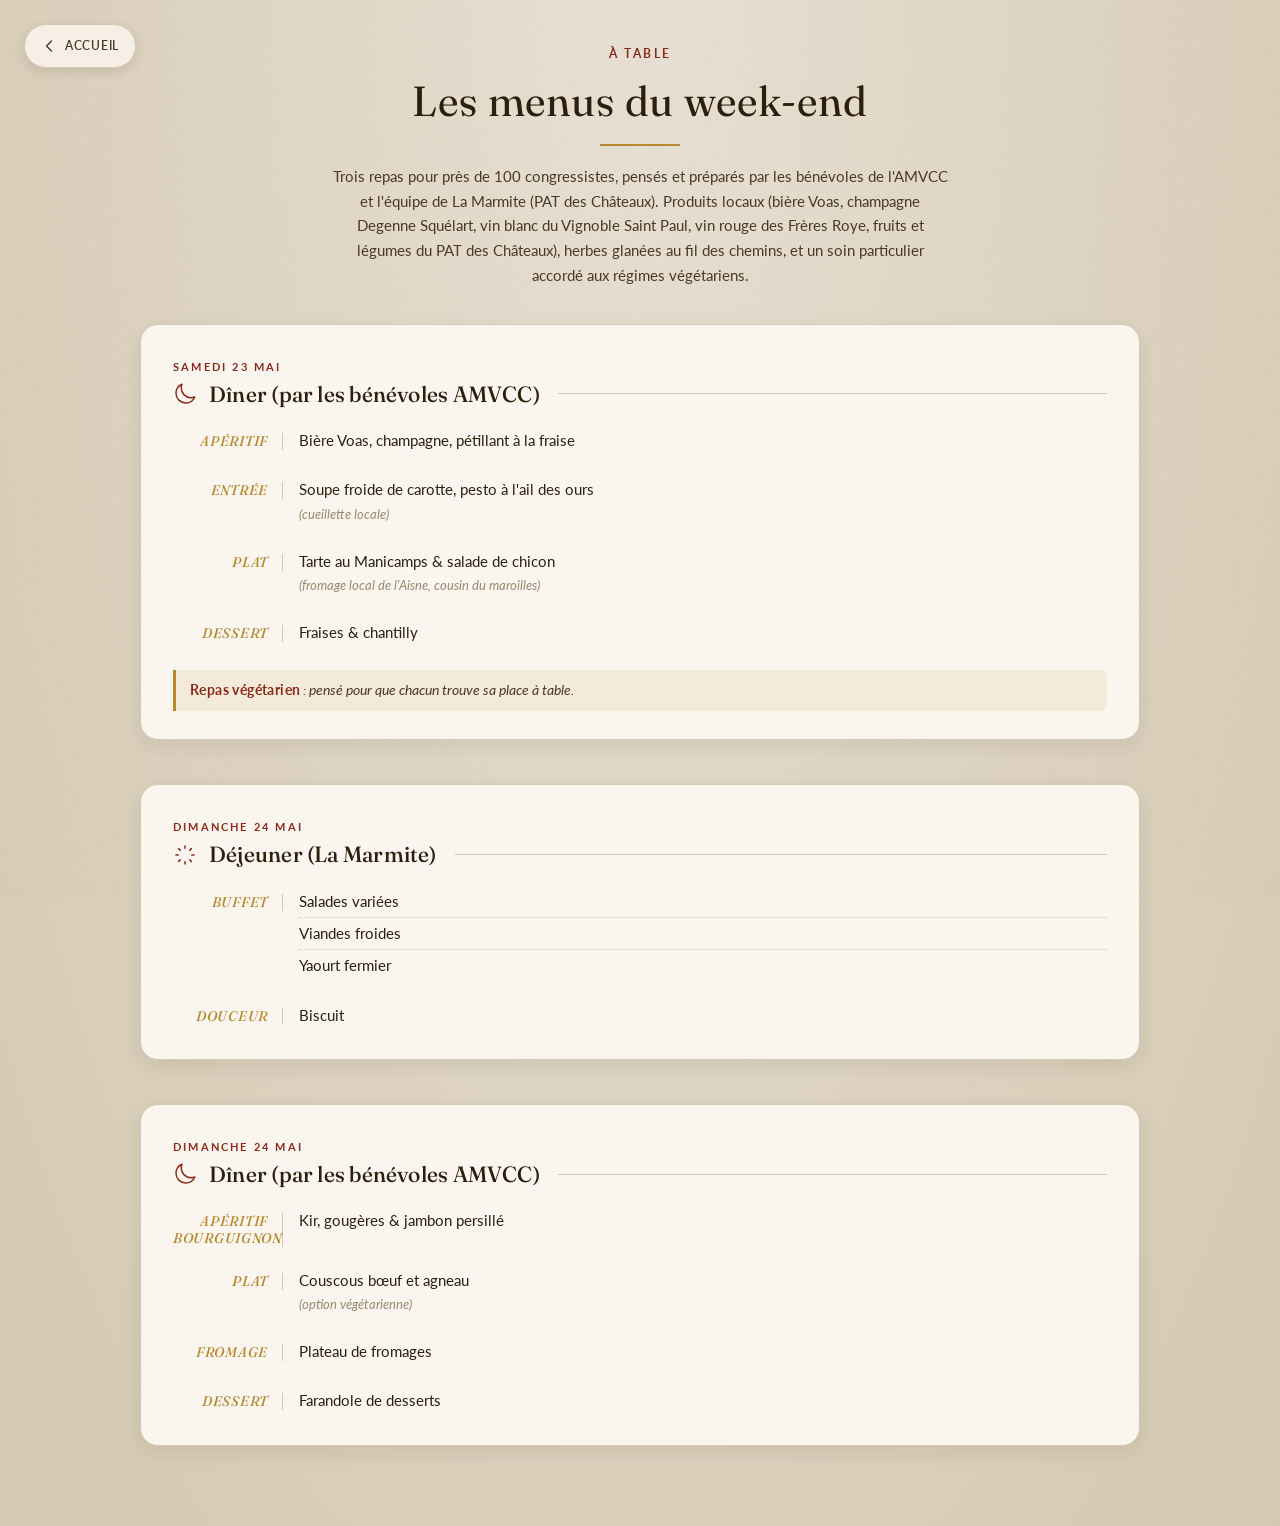
<file: menu.html>
<!doctype html>
<html lang="fr">
    <head>
        <meta charset="UTF-8" />
        <meta name="viewport" content="width=device-width, initial-scale=1.0" />
        <title>Menus du week-end · Congrès REMPART 2026</title>
        <meta
            name="description"
            content="Menus et repas du Congrès REMPART 2026 · 60ᵉ Anniversaire. Trois jours de tables locales préparées par les bénévoles de l'AMVCC et l'équipe La Marmite (PAT des Châteaux) : apéritif champagne, tarte au Manicamps, couscous, plateau de fromages, farandole de desserts. Producteurs : Brasserie Voas, Champagne Degenne Squélart, Vignoble Saint Paul, Frères Roye."
        />
        <meta name="keywords" content="Congrès REMPART menu, Congrès REMPART repas, menus, repas, Congrès REMPART 2026, AMVCC, La Marmite, Tiote La Marmite, PAT des Châteaux, Brasserie Voas, Champagne Degenne Squélart, Vignoble Saint Paul, Frères Roye, Coucy-le-Château, mai 2026, vegetarien, local, Picardie" />
        <meta name="author" content="AMVCC, Association de Mise en Valeur du Château de Coucy" />
        <meta name="robots" content="index, follow, max-image-preview:large, max-snippet:-1, max-video-preview:-1" />
        <meta name="theme-color" content="#8b2a1a" />
        <meta name="copyright" content="© 2026 AMVCC. Photographies © Thibault Santonja, thibaultsan.com. Licence CC BY-NC-SA 4.0." />
        <meta name="rights" content="Photographies © Thibault Santonja. Licence CC BY-NC-SA 4.0 : crédit photographe Thibault Santonja, usage non commercial, partage à conditions identiques." />
        <meta name="DC.rights" content="Copyright © Thibault Santonja" />
        <meta name="geo.region" content="FR-02" />
        <meta name="geo.placename" content="Coucy-le-Château-Auffrique" />
        <meta name="geo.position" content="49.5205;3.3236" />
        <meta name="ICBM" content="49.5205, 3.3236" />
        <link rel="canonical" href="https://congres-rempart-2026.thibaultsan.com/menu.html" />

        <meta property="og:type" content="website" />
        <meta property="og:site_name" content="Congrès REMPART 2026 · AMVCC" />
        <meta property="og:title" content="Menus & repas · Congrès REMPART 2026" />
        <meta property="og:description" content="Trois jours de tables locales du Congrès REMPART 60ᵉ Anniversaire, préparées par les bénévoles AMVCC et La Marmite (PAT des Châteaux)." />
        <meta property="og:url" content="https://congres-rempart-2026.thibaultsan.com/menu.html" />
        <meta property="og:image" content="https://congres-rempart-2026.thibaultsan.com/assets/photos/2024-07-28_remparts-coucy-coucher-soleil.webp" />
        <meta property="og:image:alt" content="Remparts du château de Coucy au coucher du soleil" />
        <meta property="og:locale" content="fr_FR" />

        <meta name="twitter:card" content="summary_large_image" />
        <meta name="twitter:title" content="Menus & repas · Congrès REMPART 2026" />
        <meta name="twitter:description" content="Trois jours de tables locales du Congrès REMPART 60ᵉ Anniversaire, préparées par les bénévoles AMVCC et La Marmite." />
        <meta name="twitter:image" content="https://congres-rempart-2026.thibaultsan.com/assets/photos/2024-07-28_remparts-coucy-coucher-soleil.webp" />

        <script type="application/ld+json">
{"@context":"https://schema.org","@type":"WebPage","name":"Menus & repas · Congrès REMPART 2026","description":"Les menus du Congrès REMPART 60ᵉ Anniversaire, concoctés par les bénévoles et La Marmite.","url":"https://congres-rempart-2026.thibaultsan.com/menu.html","inLanguage":"fr-FR","isPartOf":{"@type":"WebSite","name":"Congrès REMPART 2026 · AMVCC","url":"https://congres-rempart-2026.thibaultsan.com/"},"breadcrumb":{"@type":"BreadcrumbList","itemListElement":[{"@type":"ListItem","position":1,"name":"Accueil","item":"https://congres-rempart-2026.thibaultsan.com/"},{"@type":"ListItem","position":2,"name":"Menus & repas","item":"https://congres-rempart-2026.thibaultsan.com/menu.html"}]},"mainEntity":{"@type":"Menu","name":"Menus du Congrès REMPART 2026","hasMenuSection":[{"@type":"MenuSection","name":"Samedi 23 mai, dîner (bénévoles AMVCC)","description":"Repas végétarien","hasMenuItem":[{"@type":"MenuItem","name":"Apéritif","description":"Bière Voas, champagne, pétillant à la fraise","suitableForDiet":"https://schema.org/VegetarianDiet"},{"@type":"MenuItem","name":"Entrée","description":"Soupe froide de carotte, pesto à l'ail des ours","suitableForDiet":"https://schema.org/VegetarianDiet"},{"@type":"MenuItem","name":"Plat","description":"Tarte au Manicamps (fromage local de l'Aisne, cousin du maroilles) & salade de chicon","suitableForDiet":"https://schema.org/VegetarianDiet"},{"@type":"MenuItem","name":"Dessert","description":"Fraises & chantilly","suitableForDiet":"https://schema.org/VegetarianDiet"}]},{"@type":"MenuSection","name":"Dimanche 24 mai, déjeuner (La Marmite, PAT des Châteaux)","hasMenuItem":[{"@type":"MenuItem","name":"Buffet","description":"Salades variées, viandes froides, yaourt fermier"},{"@type":"MenuItem","name":"Douceur","description":"Biscuit"}]},{"@type":"MenuSection","name":"Dimanche 24 mai, dîner","hasMenuItem":[{"@type":"MenuItem","name":"Apéritif bourguignon","description":"Kir, gougères & jambon persillé"},{"@type":"MenuItem","name":"Plat","description":"Couscous bœuf et agneau (option végétarienne)"},{"@type":"MenuItem","name":"Fromage","description":"Plateau de fromages"},{"@type":"MenuItem","name":"Dessert","description":"Farandole de desserts"}]}]}}
        </script>

        <link rel="preconnect" href="https://fonts.googleapis.com" />
        <link rel="preconnect" href="https://fonts.gstatic.com" crossorigin />
        <link rel="stylesheet" href="assets/css/style.css" />
        <link rel="icon" type="image/png" sizes="32x32" href="favicon-32.png" />
        <link rel="icon" type="image/png" sizes="16x16" href="favicon-16.png" />
        <link rel="apple-touch-icon" sizes="180x180" href="apple-touch-icon.png" />
        <link rel="icon" href="logo.png" type="image/png" />
    </head>
    <body class="page page--parchment">
        <a class="btn-back" href="index.html">
            <svg
                xmlns="http://www.w3.org/2000/svg"
                fill="none"
                viewBox="0 0 24 24"
                stroke-width="2"
                stroke="currentColor"
            >
                <path
                    stroke-linecap="round"
                    stroke-linejoin="round"
                    d="M15.75 19.5 8.25 12l7.5-7.5"
                />
            </svg>
            Accueil
        </a>

        <header class="page-header">
            <span class="kicker">À table</span>
            <h1>Les menus du week-end</h1>
            <div class="rule"></div>
            <p class="intro">
                Trois repas pour près de 100 congressistes, pensés et préparés
                par les bénévoles de l'AMVCC et l'équipe de La Marmite (PAT
                des Châteaux). Produits locaux (bière Voas, champagne Degenne
                Squélart, vin blanc du Vignoble Saint Paul, vin rouge des
                Frères Roye, fruits et légumes du PAT des Châteaux), herbes
                glanées au fil&nbsp;des&nbsp;chemins, et un soin particulier
                accordé aux régimes&nbsp;végétariens.
            </p>
        </header>

        <div class="page-content menus">
            <!-- Samedi soir -->
            <section class="panel menu-card">
                <div class="menu-head">
                    <span class="menu-day">Samedi 23 mai</span>
                    <h2>
                        <svg
                            xmlns="http://www.w3.org/2000/svg"
                            fill="none"
                            viewBox="0 0 24 24"
                            stroke-width="1.5"
                            stroke="currentColor"
                        >
                            <path
                                stroke-linecap="round"
                                stroke-linejoin="round"
                                d="M21.752 15.002A9.72 9.72 0 0 1 18 15.75c-5.385 0-9.75-4.365-9.75-9.75 0-1.33.266-2.597.748-3.752A9.753 9.753 0 0 0 3 11.25C3 16.635 7.365 21 12.75 21a9.753 9.753 0 0 0 9.002-5.998Z"
                            />
                        </svg>
                        Dîner (par les bénévoles AMVCC)
                    </h2>
                </div>

                <div class="menu-section">
                    <h3 class="course">Apéritif</h3>
                    <ul>
                        <li>Bière Voas, champagne, pétillant à la fraise</li>
                    </ul>
                </div>

                <div class="menu-section">
                    <h3 class="course">Entrée</h3>
                    <ul>
                        <li>
                            Soupe froide de carotte, pesto à l'ail des ours
                            <em>(cueillette locale)</em>
                        </li>
                    </ul>
                </div>

                <div class="menu-section">
                    <h3 class="course">Plat</h3>
                    <ul>
                        <li>
                            Tarte au Manicamps &amp; salade de chicon
                            <em>(fromage local de l'Aisne, cousin du maroilles)</em>
                        </li>
                    </ul>
                </div>

                <div class="menu-section">
                    <h3 class="course">Dessert</h3>
                    <ul>
                        <li>Fraises &amp; chantilly</li>
                    </ul>
                </div>

                <p class="menu-note">
                    <strong>Repas végétarien</strong>&nbsp;: pensé pour que chacun
                    trouve sa place à&nbsp;table.
                </p>
            </section>

            <!-- Dimanche midi -->
            <section class="panel menu-card">
                <div class="menu-head">
                    <span class="menu-day">Dimanche 24 mai</span>
                    <h2>
                        <svg
                            xmlns="http://www.w3.org/2000/svg"
                            fill="none"
                            viewBox="0 0 24 24"
                            stroke-width="1.5"
                            stroke="currentColor"
                        >
                            <path
                                stroke-linecap="round"
                                stroke-linejoin="round"
                                d="M12 3v2.25m6.364.386-1.591 1.591M21 12h-2.25m-.386 6.364-1.591-1.591M12 18.75V21m-4.773-4.227-1.591 1.591M5.25 12H3m4.227-4.773L5.636 5.636"
                            />
                        </svg>
                        Déjeuner (La Marmite)
                    </h2>
                </div>

                <div class="menu-section">
                    <h3 class="course">Buffet</h3>
                    <ul>
                        <li>Salades variées</li>
                        <li>Viandes froides</li>
                        <li>Yaourt fermier</li>
                    </ul>
                </div>

                <div class="menu-section">
                    <h3 class="course">Douceur</h3>
                    <ul>
                        <li>Biscuit</li>
                    </ul>
                </div>
            </section>

            <!-- Dimanche soir -->
            <section class="panel menu-card">
                <div class="menu-head">
                    <span class="menu-day">Dimanche 24 mai</span>
                    <h2>
                        <svg
                            xmlns="http://www.w3.org/2000/svg"
                            fill="none"
                            viewBox="0 0 24 24"
                            stroke-width="1.5"
                            stroke="currentColor"
                        >
                            <path
                                stroke-linecap="round"
                                stroke-linejoin="round"
                                d="M21.752 15.002A9.72 9.72 0 0 1 18 15.75c-5.385 0-9.75-4.365-9.75-9.75 0-1.33.266-2.597.748-3.752A9.753 9.753 0 0 0 3 11.25C3 16.635 7.365 21 12.75 21a9.753 9.753 0 0 0 9.002-5.998Z"
                            />
                        </svg>
                        Dîner (par les bénévoles AMVCC)
                    </h2>
                </div>

                <div class="menu-section">
                    <h3 class="course">Apéritif bourguignon</h3>
                    <ul>
                        <li>Kir, gougères &amp; jambon persillé</li>
                    </ul>
                </div>

                <div class="menu-section">
                    <h3 class="course">Plat</h3>
                    <ul>
                        <li>
                            Couscous bœuf et agneau
                            <em>(option végétarienne)</em>
                        </li>
                    </ul>
                </div>

                <div class="menu-section">
                    <h3 class="course">Fromage</h3>
                    <ul>
                        <li>Plateau de fromages</li>
                    </ul>
                </div>

                <div class="menu-section">
                    <h3 class="course">Dessert</h3>
                    <ul>
                        <li>Farandole de desserts</li>
                    </ul>
                </div>
            </section>
        </div>

        <style>
            .menus {
                display: flex;
                flex-direction: column;
                gap: 22px;
            }

            .menu-card {
                position: relative;
            }

            .menu-head {
                margin-bottom: 18px;
            }

            .menu-day {
                display: inline-block;
                color: var(--garance);
                font-size: 11px;
                letter-spacing: 0.2em;
                text-transform: uppercase;
                font-weight: 700;
                margin-bottom: 4px;
            }

            .menu-card h2 {
                margin-top: 2px;
            }

            .menu-section {
                margin-top: 18px;
                display: grid;
                grid-template-columns: 110px 1fr;
                gap: 16px;
                align-items: baseline;
            }

            .menu-section .course {
                font-family: "Fraunces", Georgia, serif;
                font-style: italic;
                font-weight: 500;
                font-size: 14px;
                color: var(--or);
                letter-spacing: 0.05em;
                text-transform: uppercase;
                border-right: 1px solid var(--pierre);
                padding-right: 14px;
                text-align: right;
            }

            .menu-section ul {
                list-style: none;
                padding: 0;
            }

            .menu-section li {
                font-size: 15px;
                color: var(--ink);
                padding: 4px 0;
                line-height: 1.55;
            }

            .menu-section li + li {
                border-top: 1px dotted rgba(154, 138, 114, 0.4);
            }

            .menu-section em {
                display: block;
                font-style: italic;
                color: var(--pierre-mid);
                font-size: 13px;
                margin-top: 2px;
            }

            .menu-note {
                margin-top: 22px;
                padding: 10px 14px;
                background: rgba(184, 137, 46, 0.1);
                border-left: 3px solid var(--or);
                border-radius: 0 8px 8px 0;
                font-size: 13.5px;
                color: var(--ink-soft);
                font-style: italic;
            }

            .menu-note strong {
                color: var(--garance);
                font-style: normal;
                letter-spacing: 0.03em;
            }

            @media (max-width: 640px) {
                .menu-section {
                    grid-template-columns: 1fr;
                    gap: 4px;
                }
                .menu-section .course {
                    text-align: left;
                    border-right: none;
                    border-bottom: 1px solid var(--pierre);
                    padding-right: 0;
                    padding-bottom: 4px;
                    margin-bottom: 6px;
                }
                .menu-section li {
                    font-size: 14.5px;
                    padding: 6px 0;
                }
                .menus {
                    gap: 18px;
                }
            }

            @media (max-width: 380px) {
                .menu-section li {
                    font-size: 14px;
                }
                .menu-note {
                    font-size: 13px;
                    padding: 10px 12px;
                }
            }
        </style>
    </body>
</html>
</file>
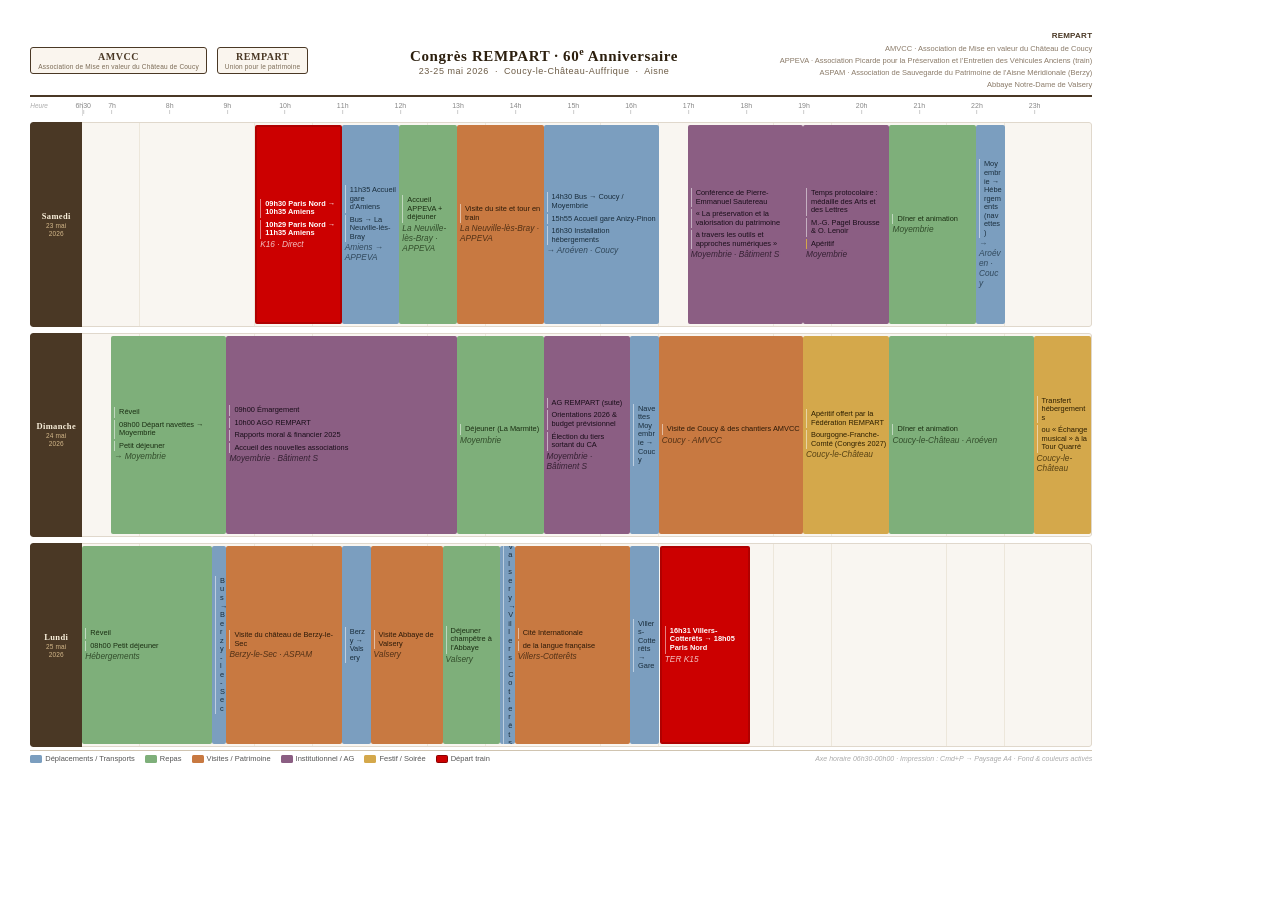
<file: planning.html>
<!doctype html>
<html lang="fr">
    <head>
        <meta charset="UTF-8" />
        <meta name="viewport" content="width=device-width, initial-scale=1.0" />
        <title>Planning Congrès REMPART · 60e Anniversaire</title>
        <meta name="description" content="Version imprimable A4 du planning du Congrès REMPART 60ᵉ Anniversaire (page interne, non destinée à l'indexation)." />
        <meta name="robots" content="noindex, nofollow" />
        <meta name="theme-color" content="#8b2a1a" />
        <meta name="copyright" content="© 2026 AMVCC. Photographies © Thibault Santonja, thibaultsan.com. Licence CC BY-NC-SA 4.0." />
        <meta name="rights" content="Photographies © Thibault Santonja. Licence CC BY-NC-SA 4.0 : crédit photographe Thibault Santonja, usage non commercial, partage à conditions identiques." />
        <meta name="DC.rights" content="Copyright © Thibault Santonja" />
        <link rel="canonical" href="https://congres-rempart-2026.thibaultsan.com/timeline.html" />
        <style>
            :root {
                --transport: #7b9ebf;
                --repas: #7eaf7a;
                --patrimoine: #c87941;
                --institutionnel: #8b5e83;
                --festif: #d4a84b;
                --transport-text: #1a2e3d;
                --repas-text: #1a2e12;
                --patrimoine-text: #2d1a08;
                --institutionnel-text: #1a0e1a;
                --festif-text: #2d1f00;
                --axis-start: 390;
                --axis-duration: 1050;
                --row-height: 42px;
                --header-col: 52px;
            }

            * {
                box-sizing: border-box;
                margin: 0;
                padding: 0;
            }

            html,
            body {
                width: 297mm;
                height: 210mm;
                font-family: Arial, Helvetica, sans-serif;
                font-size: 9px;
                background: #fff;
                color: #1a1a1a;
            }

            body {
                padding: 8mm;
                display: flex;
                flex-direction: column;
                gap: 3px;
            }

            header {
                display: flex;
                align-items: center;
                justify-content: space-between;
                border-bottom: 2px solid #4a3825;
                padding-bottom: 4px;
                margin-bottom: 2px;
            }

            .header-logos {
                display: flex;
                gap: 10px;
                align-items: center;
            }

            .logo-badge {
                border: 1.5px solid #4a3825;
                border-radius: 3px;
                padding: 2px 7px;
                font-family: Georgia, serif;
                font-size: 10px;
                font-weight: bold;
                color: #4a3825;
                letter-spacing: 0.05em;
                background: #faf5ee;
                line-height: 1.3;
                text-align: center;
            }

            .logo-badge span {
                display: block;
                font-size: 6.5px;
                font-family: Arial, Helvetica, sans-serif;
                font-weight: normal;
                color: #7a6a55;
                letter-spacing: 0.03em;
            }

            .header-title {
                text-align: center;
                flex: 1;
            }

            .header-title h1 {
                font-family: Georgia, serif;
                font-size: 15px;
                font-weight: bold;
                color: #2c1f0e;
                letter-spacing: 0.04em;
                line-height: 1.2;
            }

            .header-title p {
                font-size: 9px;
                color: #6b5a44;
                letter-spacing: 0.06em;
                margin-top: 1px;
            }

            .header-right {
                text-align: right;
                font-size: 7.5px;
                color: #8a7a68;
                line-height: 1.6;
            }

            .gantt-wrapper {
                flex: 1;
                display: flex;
                flex-direction: column;
                gap: 6px;
                min-height: 0;
            }

            .time-axis {
                display: grid;
                grid-template-columns: var(--header-col) 1fr;
                height: 14px;
            }

            .time-axis-label {
                font-size: 6.5px;
                color: #aaa;
                font-style: italic;
            }

            .time-ticks {
                position: relative;
                border-left: 1px solid #ddd;
            }

            .tick {
                position: absolute;
                top: 0;
                transform: translateX(-50%);
                font-size: 7px;
                color: #888;
                white-space: nowrap;
                text-align: center;
                line-height: 1;
            }

            .tick::after {
                content: "";
                display: block;
                width: 1px;
                height: 4px;
                background: #ccc;
                margin: 1px auto 0;
            }

            .day-row {
                display: grid;
                grid-template-columns: var(--header-col) 1fr;
                flex: 1;
                min-height: 0;
                border-radius: 3px;
                overflow: hidden;
            }

            .day-label {
                background: #4a3825;
                color: #faf0dc;
                display: flex;
                flex-direction: column;
                align-items: center;
                justify-content: center;
                padding: 2px 3px;
                border-radius: 3px 0 0 3px;
                gap: 1px;
            }

            .day-label .day-name {
                font-family: Georgia, serif;
                font-size: 8.5px;
                font-weight: bold;
                letter-spacing: 0.04em;
            }

            .day-label .day-date {
                font-size: 6.5px;
                color: #d4b88a;
                letter-spacing: 0.02em;
                text-align: center;
                line-height: 1.2;
            }

            .day-track {
                position: relative;
                background: #f9f6f1;
                border: 1px solid #e0d8cc;
                border-left: none;
                border-radius: 0 3px 3px 0;
                overflow: hidden;
            }

            .day-track::before {
                content: "";
                position: absolute;
                inset: 0;
                background-image: repeating-linear-gradient(
                    90deg,
                    transparent,
                    transparent calc(100% / 17.5 - 0.5px),
                    #ede7db calc(100% / 17.5 - 0.5px),
                    #ede7db calc(100% / 17.5)
                );
                pointer-events: none;
                z-index: 0;
            }

            .activity {
                position: absolute;
                top: 2px;
                bottom: 2px;
                border-radius: 2px;
                display: flex;
                flex-direction: column;
                align-items: flex-start;
                justify-content: center;
                padding: 2px 3px;
                overflow: hidden;
                z-index: 1;
                cursor: default;
                min-width: 2px;
                gap: 1px;
            }

            .activity span {
                font-size: clamp(6px, 0.65vw, 9px);
                line-height: 1.2;
                font-weight: 500;
                overflow-wrap: break-word;
                word-break: break-word;
            }

            .activity-list {
                display: flex;
                flex-direction: column;
                width: 100%;
            }

            .activity-list-item {
                font-size: clamp(5.5px, 0.58vw, 8px);
                line-height: 1.15;
                font-weight: 500;
                overflow-wrap: break-word;
                word-break: break-word;
                padding: 1px 0 1px 4px;
                border-left: 1.5px solid rgba(255, 255, 255, 0.5);
                margin-bottom: 2px;
            }

            .activity-list-item:last-child {
                margin-bottom: 0;
            }

            .activity.transport {
                background-color: var(--transport);
                color: var(--transport-text);
            }
            .activity.repas {
                background-color: var(--repas);
                color: var(--repas-text);
            }
            .activity.patrimoine {
                background-color: var(--patrimoine);
                color: var(--patrimoine-text);
            }
            .activity.institutionnel {
                background-color: var(--institutionnel);
                color: var(--institutionnel-text);
            }
            .activity.festif {
                background-color: var(--festif);
                color: var(--festif-text);
            }

            .activity.highlight {
                border: 2px solid #b00000;
                background-color: #c00;
                color: #fff;
                z-index: 2;
            }

            .activity.highlight .activity-list-item {
                font-weight: bold;
            }

            .activity-loc {
                font-size: clamp(5px, 0.52vw, 7px);
                font-style: italic;
                line-height: 1.1;
                opacity: 0.75;
                overflow-wrap: break-word;
                word-break: break-word;
                width: 100%;
            }

            footer {
                display: flex;
                align-items: center;
                justify-content: space-between;
                border-top: 1px solid #d0c4b0;
                padding-top: 3px;
            }

            .legend {
                display: flex;
                gap: 10px;
                align-items: center;
            }

            .legend-item {
                display: flex;
                align-items: center;
                gap: 3px;
                font-size: 7.5px;
                color: #555;
            }

            .legend-swatch {
                width: 12px;
                height: 8px;
                border-radius: 1.5px;
                flex-shrink: 0;
            }

            .footer-note {
                font-size: 7px;
                color: #aaa;
                font-style: italic;
            }

            @media print {
                @page {
                    size: A4 landscape;
                    margin: 8mm;
                }

                html,
                body {
                    width: 100%;
                    height: 100%;
                }

                body {
                    padding: 0;
                }

                * {
                    -webkit-print-color-adjust: exact;
                    print-color-adjust: exact;
                }
            }
        </style>
    </head>
    <body>
        <header>
            <div class="header-logos">
                <div class="logo-badge">
                    AMVCC<span
                        >Association de Mise en valeur du Château de Coucy</span
                    >
                </div>
                <div class="logo-badge">
                    REMPART<span>Union pour le patrimoine</span>
                </div>
            </div>
            <div class="header-title">
                <h1>
                    Congrès REMPART · 60<sup style="font-size: 10px">e</sup>
                    Anniversaire
                </h1>
                <p>
                    23-25 mai 2026 &nbsp;·&nbsp; Coucy-le-Château-Auffrique
                    &nbsp;·&nbsp; Aisne
                </p>
            </div>
            <div class="header-right">
                <strong
                    style="
                        font-size: 8px;
                        color: #4a3825;
                        letter-spacing: 0.03em;
                    "
                    >REMPART</strong
                ><br />
                AMVCC · Association de Mise en valeur du Château de Coucy<br />
                APPEVA · Association Picarde pour la Préservation et l’Entretien
                des Véhicules Anciens (train)<br />
                ASPAM · Association de Sauvegarde du Patrimoine de l'Aisne
                Méridionale (Berzy)<br />
                Abbaye Notre-Dame de Valsery
            </div>
        </header>

        <div class="gantt-wrapper">
            <div class="time-axis">
                <div class="time-axis-label">Heure</div>
                <div class="time-ticks" id="ticks"></div>
            </div>

            <div class="day-row">
                <div class="day-label">
                    <div class="day-name">Samedi</div>
                    <div class="day-date">23 mai<br />2026</div>
                </div>
                <div class="day-track" id="track-sat"></div>
            </div>

            <div class="day-row">
                <div class="day-label">
                    <div class="day-name">Dimanche</div>
                    <div class="day-date">24 mai<br />2026</div>
                </div>
                <div class="day-track" id="track-sun"></div>
            </div>

            <div class="day-row">
                <div class="day-label">
                    <div class="day-name">Lundi</div>
                    <div class="day-date">25 mai<br />2026</div>
                </div>
                <div class="day-track" id="track-mon"></div>
            </div>
        </div>

        <footer>
            <div class="legend">
                <div class="legend-item">
                    <div
                        class="legend-swatch"
                        style="background: #7b9ebf"
                    ></div>
                    Déplacements / Transports
                </div>
                <div class="legend-item">
                    <div
                        class="legend-swatch"
                        style="background: #7eaf7a"
                    ></div>
                    Repas
                </div>
                <div class="legend-item">
                    <div
                        class="legend-swatch"
                        style="background: #c87941"
                    ></div>
                    Visites / Patrimoine
                </div>
                <div class="legend-item">
                    <div
                        class="legend-swatch"
                        style="background: #8b5e83"
                    ></div>
                    Institutionnel / AG
                </div>
                <div class="legend-item">
                    <div
                        class="legend-swatch"
                        style="background: #d4a84b"
                    ></div>
                    Festif / Soirée
                </div>
                <div class="legend-item">
                    <div
                        class="legend-swatch"
                        style="background: #c00; border: 1.5px solid #800"
                    ></div>
                    Départ train
                </div>
            </div>
            <div class="footer-note">
                Axe horaire 06h30-00h00 · Impression : Cmd+P → Paysage A4 · Fond
                &amp; couleurs activés
            </div>
        </footer>

        <script>
            (function () {
                var AXIS_START = 6 * 60 + 30;
                var AXIS_END = 24 * 60;
                var AXIS_DURATION = AXIS_END - AXIS_START;

                function pct(minutes) {
                    return (
                        (
                            ((minutes - AXIS_START) / AXIS_DURATION) *
                            100
                        ).toFixed(4) + "%"
                    );
                }

                function w(start, end) {
                    return (
                        (((end - start) / AXIS_DURATION) * 100).toFixed(4) + "%"
                    );
                }

                function hm(h, m) {
                    return h * 60 + (m || 0);
                }

                var ticksEl = document.getElementById("ticks");
                for (var h = 7; h <= 23; h++) {
                    var t = document.createElement("div");
                    t.className = "tick";
                    t.style.left = pct(h * 60);
                    t.textContent = h + "h";
                    ticksEl.appendChild(t);
                }
                var t0 = document.createElement("div");
                t0.className = "tick";
                t0.style.left = pct(AXIS_START);
                t0.textContent = "6h30";
                ticksEl.appendChild(t0);

                function addActivity(
                    trackId,
                    startH,
                    startM,
                    endH,
                    endM,
                    category,
                    label,
                    loc,
                    highlight,
                ) {
                    var track = document.getElementById(trackId);
                    var start = hm(startH, startM);
                    var end = hm(endH, endM);
                    if (end <= AXIS_START || start >= AXIS_END) return;
                    var clamped_start = Math.max(start, AXIS_START);
                    var clamped_end = Math.min(end, AXIS_END);
                    var div = document.createElement("div");
                    div.className =
                        "activity " +
                        category +
                        (highlight ? " highlight" : "");
                    div.style.left = pct(clamped_start);
                    div.style.width = w(clamped_start, clamped_end);
                    var list = document.createElement("div");
                    list.className = "activity-list";
                    label.split("\n").forEach(function (line) {
                        var item = document.createElement("div");
                        item.className = "activity-list-item";
                        var catMatch = line.match(/^\[(\w+)\]/);
                        if (catMatch) {
                            item.style.borderLeftColor =
                                "var(--" + catMatch[1] + ")";
                            item.textContent = line.slice(
                                catMatch[0].length,
                            );
                        } else {
                            item.textContent = line;
                        }
                        list.appendChild(item);
                    });
                    div.appendChild(list);
                    if (loc) {
                        var locSpan = document.createElement("span");
                        locSpan.className = "activity-loc";
                        locSpan.textContent = loc;
                        div.appendChild(locSpan);
                    }
                    track.appendChild(div);
                }

                var sat = "track-sat";
                addActivity(
                    sat,
                    9,
                    30,
                    11,
                    0,
                    "transport",
                    "09h30 Paris Nord → 10h35 Amiens\n10h29 Paris Nord → 11h35 Amiens",
                    "K16 · Direct",
                    true,
                );
                addActivity(
                    sat,
                    11,
                    0,
                    12,
                    0,
                    "transport",
                    "11h35 Accueil gare d'Amiens\nBus → La Neuville-lès-Bray",
                    "Amiens → APPEVA",
                );
                addActivity(
                    sat,
                    12,
                    0,
                    13,
                    0,
                    "repas",
                    "Accueil APPEVA + déjeuner",
                    "La Neuville-lès-Bray · APPEVA",
                );
                addActivity(
                    sat,
                    13,
                    0,
                    14,
                    30,
                    "patrimoine",
                    "Visite du site et tour en train",
                    "La Neuville-lès-Bray · APPEVA",
                );
                addActivity(
                    sat,
                    14,
                    30,
                    16,
                    30,
                    "transport",
                    "14h30 Bus → Coucy / Moyembrie\n15h55 Accueil gare Anizy-Pinon\n16h30 Installation hébergements",
                    "→ Aroéven · Coucy",
                );
                addActivity(
                    sat,
                    17,
                    0,
                    19,
                    0,
                    "institutionnel",
                    "Conférence de Pierre-Emmanuel Sautereau\n« La préservation et la valorisation du patrimoine\nà travers les outils et approches numériques »",
                    "Moyembrie · Bâtiment S",
                );
                addActivity(
                    sat,
                    19,
                    0,
                    20,
                    30,
                    "institutionnel",
                    "Temps protocolaire : médaille des Arts et des Lettres\nM.-G. Pagel Brousse & O. Lenoir\n[festif]Apéritif",
                    "Moyembrie",
                );
                addActivity(
                    sat,
                    20,
                    30,
                    22,
                    0,
                    "repas",
                    "Dîner et animation",
                    "Moyembrie",
                );
                addActivity(
                    sat,
                    22,
                    0,
                    22,
                    30,
                    "transport",
                    "Moyembrie → Hébergements (navettes)",
                    "→ Aroéven · Coucy",
                );

                var sun = "track-sun";
                addActivity(
                    sun,
                    7,
                    0,
                    9,
                    0,
                    "repas",
                    "Réveil\n08h00 Départ navettes → Moyembrie\nPetit déjeuner",
                    "→ Moyembrie",
                );
                addActivity(
                    sun,
                    9,
                    0,
                    13,
                    0,
                    "institutionnel",
                    "09h00 Émargement\n10h00 AGO REMPART\nRapports moral & financier 2025\nAccueil des nouvelles associations",
                    "Moyembrie · Bâtiment S",
                );
                addActivity(
                    sun,
                    13,
                    0,
                    14,
                    30,
                    "repas",
                    "Déjeuner (La Marmite)",
                    "Moyembrie",
                );
                addActivity(
                    sun,
                    14,
                    30,
                    16,
                    0,
                    "institutionnel",
                    "AG REMPART (suite)\nOrientations 2026 & budget prévisionnel\nÉlection du tiers sortant du CA",
                    "Moyembrie · Bâtiment S",
                );
                addActivity(
                    sun,
                    16,
                    0,
                    16,
                    30,
                    "transport",
                    "Navettes Moyembrie → Coucy",
                    "",
                );
                addActivity(
                    sun,
                    16,
                    30,
                    19,
                    0,
                    "patrimoine",
                    "Visite de Coucy & des chantiers AMVCC",
                    "Coucy · AMVCC",
                );
                addActivity(
                    sun,
                    19,
                    0,
                    20,
                    30,
                    "festif",
                    "Apéritif offert par la Fédération REMPART\nBourgogne-Franche-Comté (Congrès 2027)",
                    "Coucy-le-Château",
                );
                addActivity(
                    sun,
                    20,
                    30,
                    23,
                    0,
                    "repas",
                    "Dîner et animation",
                    "Coucy-le-Château · Aroéven",
                );
                addActivity(
                    sun,
                    23,
                    0,
                    24,
                    0,
                    "festif",
                    "Transfert hébergements\nou « Échange musical » à la Tour Quarré",
                    "Coucy-le-Château",
                );

                var mon = "track-mon";
                addActivity(
                    mon,
                    6,
                    30,
                    8,
                    45,
                    "repas",
                    "Réveil\n08h00 Petit déjeuner",
                    "Hébergements",
                );
                addActivity(mon, 8, 45, 9, 0, "transport", "Bus → Berzy-le-Sec", "");
                addActivity(
                    mon,
                    9,
                    0,
                    11,
                    0,
                    "patrimoine",
                    "Visite du château de Berzy-le-Sec",
                    "Berzy-le-Sec · ASPAM",
                );
                addActivity(
                    mon,
                    11,
                    0,
                    11,
                    30,
                    "transport",
                    "Berzy → Valsery",
                    "",
                );
                addActivity(
                    mon,
                    11,
                    30,
                    12,
                    45,
                    "patrimoine",
                    "Visite Abbaye de Valsery",
                    "Valsery",
                );
                addActivity(
                    mon,
                    12,
                    45,
                    13,
                    45,
                    "repas",
                    "Déjeuner champêtre à l'Abbaye",
                    "Valsery",
                );
                addActivity(
                    mon,
                    13,
                    45,
                    14,
                    0,
                    "transport",
                    "Valsery → Villers-Cotterêts",
                    "",
                );
                addActivity(
                    mon,
                    14,
                    0,
                    16,
                    0,
                    "patrimoine",
                    "Cité Internationale\nde la langue française",
                    "Villers-Cotterêts",
                );
                addActivity(
                    mon,
                    16,
                    0,
                    16,
                    30,
                    "transport",
                    "Villers-Cotterêts → Gare",
                    "",
                );
                addActivity(
                    mon,
                    16,
                    31,
                    18,
                    5,
                    "transport",
                    "16h31 Villers-Cotterêts → 18h05 Paris Nord",
                    "TER K15",
                    true,
                );
            })();
        </script>
    </body>
</html>
</file>
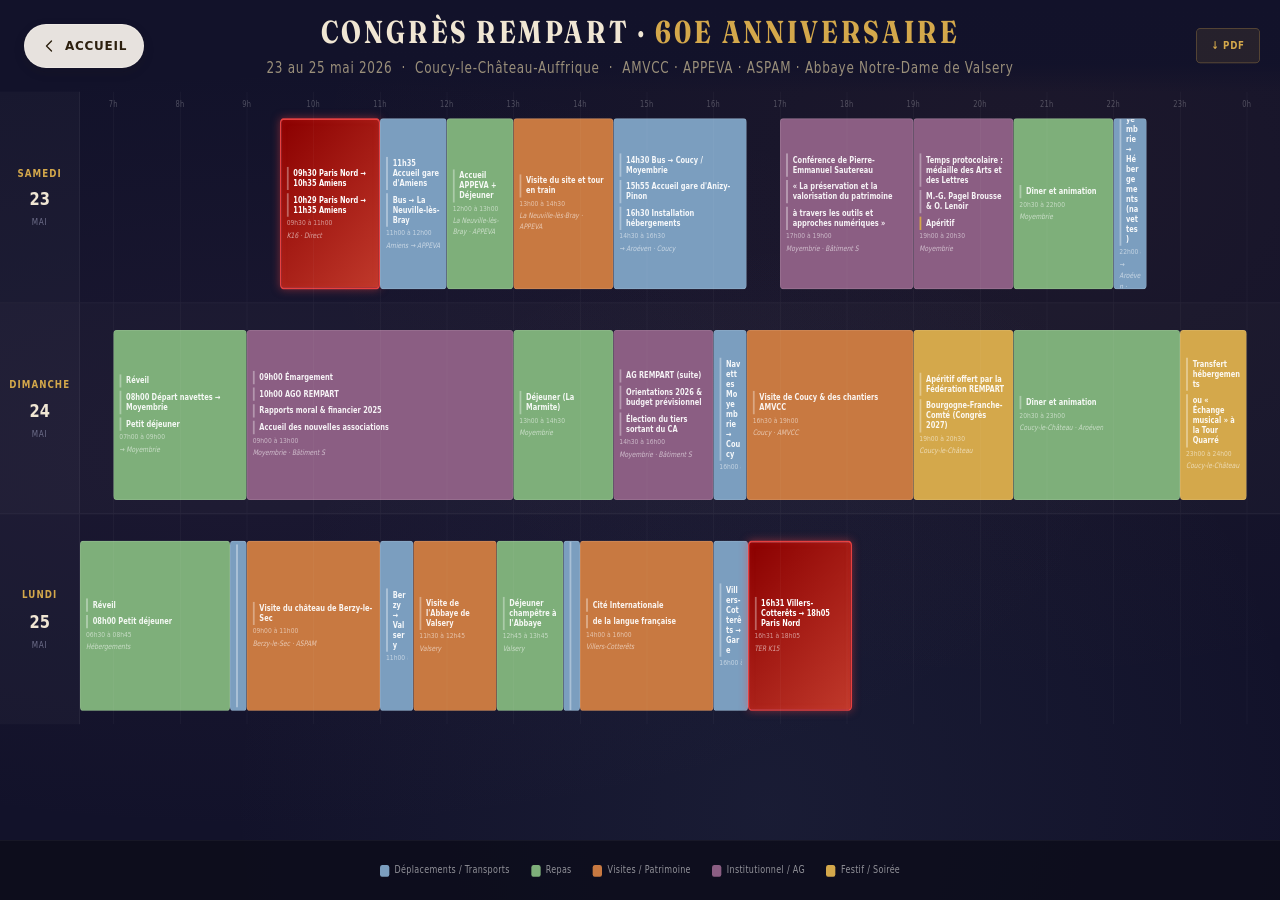
<file: timeline.html>
<!doctype html>
<html lang="fr">
    <head>
        <meta charset="UTF-8" />
        <meta name="viewport" content="width=device-width, initial-scale=1.0" />
        <title>Planning du week-end · Congrès REMPART 2026</title>
        <meta
            name="description"
            content="Déroulé minute par minute du Congrès REMPART 60ᵉ Anniversaire à Coucy-le-Château-Auffrique (Aisne, Hauts-de-France), du samedi 23 au lundi 25 mai 2026. Programme samedi, dimanche, lundi : visites, AG REMPART, conférence, repas, Cité internationale de la langue française."
        />
        <meta name="keywords" content="Congrès REMPART planning, Congrès REMPART dates 2026, Congrès REMPART Cité internationale de la langue française, planning, programme, 60 ans REMPART, 60e anniversaire REMPART, AMVCC, Coucy-le-Château, Moyembrie, Berzy-le-Sec, Valsery, Villers-Cotterêts, mai 2026, Hauts-de-France, Aisne" />
        <meta name="author" content="AMVCC, Association de Mise en Valeur du Château de Coucy" />
        <meta name="robots" content="index, follow, max-image-preview:large, max-snippet:-1, max-video-preview:-1" />
        <meta name="theme-color" content="#8b2a1a" />
        <meta name="copyright" content="© 2026 AMVCC. Photographies © Thibault Santonja, thibaultsan.com. Licence CC BY-NC-SA 4.0." />
        <meta name="rights" content="Photographies © Thibault Santonja. Licence CC BY-NC-SA 4.0 : crédit photographe Thibault Santonja, usage non commercial, partage à conditions identiques." />
        <meta name="DC.rights" content="Copyright © Thibault Santonja" />
        <meta name="geo.region" content="FR-02" />
        <meta name="geo.placename" content="Coucy-le-Château-Auffrique" />
        <meta name="geo.position" content="49.5205;3.3236" />
        <meta name="ICBM" content="49.5205, 3.3236" />
        <link rel="canonical" href="https://congres-rempart-2026.thibaultsan.com/timeline.html" />

        <meta property="og:type" content="website" />
        <meta property="og:site_name" content="Congrès REMPART 2026 · AMVCC" />
        <meta property="og:title" content="Planning du week-end · Congrès REMPART 2026" />
        <meta property="og:description" content="Déroulé minute par minute du Congrès REMPART 60ᵉ Anniversaire à Coucy-le-Château-Auffrique, du samedi 23 au lundi 25 mai 2026." />
        <meta property="og:url" content="https://congres-rempart-2026.thibaultsan.com/timeline.html" />
        <meta property="og:image" content="https://congres-rempart-2026.thibaultsan.com/assets/photos/2024-07-28_remparts-coucy-coucher-soleil.webp" />
        <meta property="og:image:alt" content="Remparts du château de Coucy au coucher du soleil" />
        <meta property="og:locale" content="fr_FR" />

        <meta name="twitter:card" content="summary_large_image" />
        <meta name="twitter:title" content="Planning du week-end · Congrès REMPART 2026" />
        <meta name="twitter:description" content="Déroulé minute par minute du Congrès REMPART 60ᵉ Anniversaire à Coucy-le-Château-Auffrique, samedi 23 → lundi 25 mai 2026." />
        <meta name="twitter:image" content="https://congres-rempart-2026.thibaultsan.com/assets/photos/2024-07-28_remparts-coucy-coucher-soleil.webp" />

        <script type="application/ld+json">
{"@context":"https://schema.org","@type":"WebPage","name":"Planning du week-end · Congrès REMPART 2026","description":"Déroulé minute par minute du Congrès REMPART 60ᵉ Anniversaire à Coucy-le-Château-Auffrique, du samedi 23 au lundi 25 mai 2026.","url":"https://congres-rempart-2026.thibaultsan.com/timeline.html","inLanguage":"fr-FR","isPartOf":{"@type":"WebSite","name":"Congrès REMPART 2026 · AMVCC","url":"https://congres-rempart-2026.thibaultsan.com/"},"breadcrumb":{"@type":"BreadcrumbList","itemListElement":[{"@type":"ListItem","position":1,"name":"Accueil","item":"https://congres-rempart-2026.thibaultsan.com/"},{"@type":"ListItem","position":2,"name":"Planning","item":"https://congres-rempart-2026.thibaultsan.com/timeline.html"}]},"mainEntity":{"@type":"Event","name":"Congrès REMPART · 60ᵉ Anniversaire","startDate":"2026-05-23","endDate":"2026-05-25","eventStatus":"https://schema.org/EventScheduled","eventAttendanceMode":"https://schema.org/OfflineEventAttendanceMode","location":{"@type":"Place","name":"Coucy-le-Château-Auffrique","address":{"@type":"PostalAddress","addressLocality":"Coucy-le-Château-Auffrique","addressRegion":"Hauts-de-France","postalCode":"02380","addressCountry":"FR"}},"organizer":{"@type":"Organization","name":"AMVCC, Association de Mise en Valeur du Château de Coucy","url":"https://www.amvcc.com/"}}}
        </script>
        <link rel="preconnect" href="https://fonts.googleapis.com" />
        <link rel="preconnect" href="https://fonts.gstatic.com" crossorigin />
        <link rel="stylesheet" href="assets/css/style.css" />
        <style>
            @import url("https://fonts.googleapis.com/css2?family=Fraunces:opsz,wght@9..144,500;9..144,600&display=swap");

            * {
                margin: 0;
                padding: 0;
                box-sizing: border-box;
            }

            body {
                background: #0d0d1a;
                display: flex;
                align-items: center;
                justify-content: center;
                min-height: 100vh;
                font-family:
                    "Segoe UI",
                    system-ui,
                    -apple-system,
                    sans-serif;
                overflow: hidden;
                color: #f0e6d3;
            }

            /* Override .btn-back from style.css to ensure it's visible on the dark
               slide background AND wins over the scaled-slide stacking context. */
            body > .btn-back {
                z-index: 1000;
                background: rgba(250, 245, 238, 0.92);
                color: #2c1f0e;
                border-color: rgba(250, 245, 238, 0.4);
                font-family:
                    "Segoe UI",
                    system-ui,
                    -apple-system,
                    sans-serif;
            }
            body > .btn-back:hover {
                background: #faf5ee;
                color: #8b2a1a;
            }

            /* Mobile view is hidden by default (desktop > 720px) */
            #mobile-view {
                display: none;
            }

            #slide {
                width: 1920px;
                height: 1080px;
                background: #12122a;
                position: relative;
                transform-origin: top left;
                overflow: hidden;
            }

            #bg-texture {
                position: absolute;
                inset: 0;
                background:
                    radial-gradient(
                        ellipse at 20% 50%,
                        rgba(139, 94, 131, 0.08) 0%,
                        transparent 60%
                    ),
                    radial-gradient(
                        ellipse at 80% 20%,
                        rgba(200, 121, 65, 0.06) 0%,
                        transparent 50%
                    ),
                    radial-gradient(
                        ellipse at 60% 90%,
                        rgba(123, 158, 191, 0.07) 0%,
                        transparent 50%
                    );
                pointer-events: none;
            }

            header {
                position: absolute;
                top: 0;
                left: 0;
                right: 0;
                height: 110px;
                display: flex;
                flex-direction: column;
                align-items: center;
                justify-content: center;
                background: linear-gradient(
                    180deg,
                    rgba(18, 18, 42, 1) 0%,
                    rgba(18, 18, 42, 0.95) 70%,
                    transparent 100%
                );
                padding: 0 60px;
                z-index: 10;
            }

            header h1 {
                font-size: 38px;
                font-weight: 700;
                color: #f0e6d3;
                letter-spacing: 0.12em;
                text-transform: uppercase;
            }

            header h1 span {
                color: #d4a84b;
            }

            header p {
                font-size: 18px;
                color: #9a8f7a;
                margin-top: 6px;
                letter-spacing: 0.06em;
            }

            #gantt-area {
                position: absolute;
                top: 110px;
                left: 0;
                right: 0;
                bottom: 72px;
            }

            .day-row {
                position: absolute;
                left: 0;
                right: 0;
                height: 253px;
            }

            #row-0 {
                top: 0;
            }
            #row-1 {
                top: 253px;
                border-top: 1px solid rgba(255, 255, 255, 0.07);
            }
            #row-2 {
                top: 506px;
                border-top: 1px solid rgba(255, 255, 255, 0.07);
            }

            .day-label {
                position: absolute;
                left: 0;
                top: 0;
                bottom: 0;
                width: 120px;
                display: flex;
                flex-direction: column;
                align-items: center;
                justify-content: center;
                background: rgba(255, 255, 255, 0.025);
                border-right: 1px solid rgba(255, 255, 255, 0.08);
                z-index: 5;
            }

            .day-label .day-name {
                font-size: 13px;
                font-weight: 700;
                color: #d4a84b;
                text-transform: uppercase;
                letter-spacing: 0.12em;
                writing-mode: horizontal-tb;
            }

            .day-label .day-date {
                font-size: 22px;
                font-weight: 700;
                color: #f0e6d3;
                margin-top: 4px;
            }

            .day-label .day-month {
                font-size: 11px;
                color: #6e6e8a;
                text-transform: uppercase;
                letter-spacing: 0.1em;
                margin-top: 2px;
            }

            .timeline-container {
                position: absolute;
                left: 120px;
                right: 0;
                top: 0;
                bottom: 0;
            }

            .hour-ticks {
                position: absolute;
                left: 0;
                right: 0;
                top: 0;
                bottom: 0;
                pointer-events: none;
                z-index: 1;
            }

            .hour-tick {
                position: absolute;
                top: 0;
                bottom: 0;
                width: 1px;
                background: rgba(255, 255, 255, 0.05);
            }

            .hour-label {
                position: absolute;
                top: 8px;
                transform: translateX(-50%);
                font-size: 10px;
                color: rgba(255, 255, 255, 0.25);
                font-weight: 500;
                letter-spacing: 0.04em;
            }

            .blocks-layer {
                position: absolute;
                left: 0;
                right: 0;
                top: 32px;
                bottom: 16px;
            }

            .block {
                position: absolute;
                top: 0;
                bottom: 0;
                border-radius: 5px;
                cursor: default;
                overflow: hidden;
                display: flex;
                align-items: center;
                padding: 0 8px;
                border: 1px solid rgba(255, 255, 255, 0.12);
                transition:
                    filter 0.15s,
                    transform 0.15s;
            }

            .block:hover {
                filter: brightness(1.2);
                transform: scaleY(1.04);
                z-index: 100;
            }

            .block-text {
                font-size: 11px;
                font-weight: 600;
                color: rgba(255, 255, 255, 0.92);
                line-height: 1.2;
                pointer-events: none;
                overflow-wrap: break-word;
                word-break: break-word;
            }

            .block-list {
                display: flex;
                flex-direction: column;
                gap: 4px;
                pointer-events: none;
            }

            .block-list-item {
                font-size: 10px;
                font-weight: 600;
                color: rgba(255, 255, 255, 0.92);
                line-height: 1.2;
                overflow-wrap: break-word;
                word-break: break-word;
                padding: 2px 0 2px 7px;
                border-left: 3px solid rgba(255, 255, 255, 0.35);
                pointer-events: none;
            }

            .block-time {
                font-size: 9px;
                color: rgba(255, 255, 255, 0.55);
                white-space: nowrap;
                pointer-events: none;
                margin-top: 1px;
            }

            .block-loc {
                font-size: 9px;
                font-style: italic;
                color: rgba(255, 255, 255, 0.6);
                pointer-events: none;
                margin-top: 1px;
                overflow-wrap: break-word;
                word-break: break-word;
            }

            .block-inner {
                display: flex;
                flex-direction: column;
                overflow: hidden;
                pointer-events: none;
            }

            .block.highlight {
                border: 2px solid #e84040;
                box-shadow:
                    0 0 12px rgba(232, 64, 64, 0.5),
                    inset 0 0 8px rgba(232, 64, 64, 0.15);
            }

            .block.highlight .block-list-item {
                color: #ffffff;
                font-weight: 800;
            }

            #btn-home {
                position: absolute;
                left: 30px;
                top: 50%;
                transform: translateY(-50%);
                z-index: 20;
                display: flex;
                align-items: center;
                text-decoration: none;
                color: rgba(255, 255, 255, 0.6);
                opacity: 0.75;
                transition: opacity 0.2s;
            }

            #btn-home:hover {
                opacity: 1;
            }

            #btn-home img {
                height: 52px;
                filter: brightness(0.88) saturate(0.85);
            }

            #btn-pdf {
                position: absolute;
                right: 30px;
                top: 50%;
                transform: translateY(-50%);
                z-index: 20;
                background: rgba(212, 168, 75, 0.1);
                border: 1.5px solid rgba(212, 168, 75, 0.4);
                border-radius: 6px;
                color: #d4a84b;
                font-size: 13px;
                font-weight: 700;
                padding: 10px 22px;
                text-decoration: none;
                letter-spacing: 0.08em;
                text-transform: uppercase;
                transition:
                    background 0.2s,
                    border-color 0.2s;
            }

            #btn-pdf:hover {
                background: rgba(212, 168, 75, 0.25);
                border-color: rgba(212, 168, 75, 0.7);
            }

            .day-separator {
                position: absolute;
                left: 0;
                right: 0;
                height: 1px;
                background: rgba(255, 255, 255, 0.07);
            }

            .day-separator:nth-child(2) {
                top: 253px;
            }
            .day-separator:nth-child(3) {
                top: 506px;
            }

            #tooltip {
                position: fixed;
                background: rgba(18, 18, 42, 0.97);
                border: 1px solid rgba(255, 255, 255, 0.2);
                border-radius: 6px;
                padding: 10px 14px;
                pointer-events: none;
                z-index: 1000;
                display: none;
                max-width: 280px;
                box-shadow: 0 8px 32px rgba(0, 0, 0, 0.6);
            }

            #tooltip .tt-time {
                font-size: 12px;
                color: #d4a84b;
                font-weight: 700;
                letter-spacing: 0.05em;
                margin-bottom: 4px;
            }

            #tooltip .tt-title {
                font-size: 14px;
                color: #f0e6d3;
                font-weight: 600;
                line-height: 1.4;
            }

            #tooltip .tt-cat {
                font-size: 10px;
                color: #6e6e8a;
                margin-top: 4px;
                text-transform: uppercase;
                letter-spacing: 0.08em;
            }

            #legend {
                position: absolute;
                bottom: 0;
                left: 0;
                right: 0;
                height: 72px;
                display: flex;
                align-items: center;
                justify-content: center;
                gap: 32px;
                border-top: 1px solid rgba(255, 255, 255, 0.06);
                background: rgba(12, 12, 26, 0.8);
            }

            .legend-item {
                display: flex;
                align-items: center;
                gap: 8px;
            }

            .legend-swatch {
                width: 14px;
                height: 14px;
                border-radius: 3px;
                flex-shrink: 0;
            }

            .legend-label {
                font-size: 12px;
                color: rgba(255, 255, 255, 0.55);
                letter-spacing: 0.04em;
            }

            .row-bg-alt {
                position: absolute;
                inset: 0;
                background: rgba(255, 255, 255, 0.015);
            }

            /* ============================================================
               MOBILE VIEW (≤ 720px) - vertical timeline + day toggles
               ============================================================ */
            @media (max-width: 980px) {
                body {
                    overflow: auto;
                    display: block;
                    background: #0d0d1a;
                }
                #slide {
                    display: none !important;
                }
                #mobile-view {
                    display: block;
                    width: 100%;
                    min-height: 100vh;
                    padding: 64px 16px 80px;
                    color: #f0e6d3;
                }
                /* m-home is redundant on mobile: hidden in favor of the floating .btn-back */
                #mobile-view .m-home {
                    display: none !important;
                }
                /* m-title is redundant on mobile (the page IS the planning).
                   Hide it to free up space at the top, let m-pdf sit alone on the right. */
                #mobile-view .m-title {
                    display: none !important;
                }
                #mobile-view .m-header {
                    justify-content: flex-end;
                    margin-bottom: 14px;
                }
                #tooltip {
                    display: none !important;
                }
                /* Keep the floating .btn-back visible on mobile too; the m-header's m-home is hidden below to avoid duplication. */
            }

            #mobile-view .m-header {
                display: flex;
                align-items: center;
                gap: 12px;
                margin-bottom: 18px;
            }

            #mobile-view .m-home {
                display: inline-flex;
                align-items: center;
                justify-content: center;
                gap: 6px;
                min-height: 44px;
                padding: 0 14px 0 12px;
                border-radius: 999px;
                background: rgba(212, 168, 75, 0.1);
                border: 1.5px solid rgba(212, 168, 75, 0.4);
                color: #d4a84b;
                flex-shrink: 0;
                text-decoration: none;
                font-size: 12px;
                font-weight: 700;
                letter-spacing: 0.06em;
                text-transform: uppercase;
                -webkit-tap-highlight-color: transparent;
            }
            #mobile-view .m-home:active {
                background: rgba(212, 168, 75, 0.25);
            }
            #mobile-view .m-home svg {
                width: 18px;
                height: 18px;
                stroke: currentColor;
                fill: none;
                stroke-width: 2;
            }

            #mobile-view .m-title {
                flex: 1;
                min-width: 0;
            }
            #mobile-view .m-title h1 {
                font-size: clamp(17px, 4.6vw, 22px);
                font-weight: 700;
                color: #f0e6d3;
                letter-spacing: 0.06em;
                text-transform: uppercase;
                line-height: 1.2;
            }
            #mobile-view .m-title h1 span {
                color: #d4a84b;
                display: block;
                font-size: 0.7em;
                margin-top: 2px;
            }
            #mobile-view .m-title p {
                margin-top: 4px;
                font-size: 11.5px;
                color: #9a8f7a;
                letter-spacing: 0.04em;
            }

            #mobile-view .m-pdf {
                display: inline-flex;
                align-items: center;
                justify-content: center;
                min-width: 44px;
                min-height: 44px;
                padding: 0 10px;
                border-radius: 8px;
                background: rgba(212, 168, 75, 0.1);
                border: 1.5px solid rgba(212, 168, 75, 0.4);
                color: #d4a84b;
                font-size: 12px;
                font-weight: 700;
                letter-spacing: 0.06em;
                text-transform: uppercase;
                text-decoration: none;
                flex-shrink: 0;
                -webkit-tap-highlight-color: transparent;
            }
            #mobile-view .m-pdf:active {
                background: rgba(212, 168, 75, 0.25);
            }

            /* Day toggle pills */
            #mobile-view .m-days {
                display: grid;
                grid-template-columns: repeat(3, 1fr);
                gap: 8px;
                background: rgba(255, 255, 255, 0.03);
                border: 1px solid rgba(255, 255, 255, 0.08);
                border-radius: 14px;
                padding: 6px;
                margin-bottom: 22px;
                position: sticky;
                top: 64px;
                z-index: 20;
                backdrop-filter: blur(10px);
                -webkit-backdrop-filter: blur(10px);
                background-color: rgba(13, 13, 26, 0.92);
            }

            #mobile-view .m-day {
                appearance: none;
                -webkit-appearance: none;
                background: transparent;
                border: none;
                color: rgba(255, 255, 255, 0.55);
                font-family: inherit;
                font-size: 12px;
                font-weight: 700;
                letter-spacing: 0.08em;
                text-transform: uppercase;
                padding: 12px 6px 11px;
                min-height: 56px;
                border-radius: 10px;
                cursor: pointer;
                transition:
                    background 0.2s,
                    color 0.2s,
                    transform 0.15s;
                display: flex;
                flex-direction: column;
                align-items: center;
                justify-content: center;
                gap: 3px;
                -webkit-tap-highlight-color: transparent;
            }

            #mobile-view .m-day .m-day-num {
                font-family: "Fraunces", Georgia, serif;
                font-size: 19px;
                font-weight: 600;
                color: rgba(255, 255, 255, 0.85);
                letter-spacing: 0.02em;
                text-transform: none;
                line-height: 1;
            }

            #mobile-view .m-day[aria-selected="true"] {
                background: linear-gradient(
                    135deg,
                    rgba(212, 168, 75, 0.22) 0%,
                    rgba(212, 168, 75, 0.1) 100%
                );
                color: #d4a84b;
                box-shadow:
                    inset 0 0 0 1px rgba(212, 168, 75, 0.5),
                    0 4px 12px rgba(212, 168, 75, 0.15);
            }

            #mobile-view .m-day[aria-selected="true"] .m-day-num {
                color: #f0e6d3;
            }

            #mobile-view .m-day:active {
                transform: scale(0.97);
            }

            /* Day panel title (visible above the vertical list) */
            #mobile-view .m-day-title {
                display: flex;
                align-items: baseline;
                gap: 10px;
                margin-bottom: 14px;
                padding: 0 2px;
            }
            #mobile-view .m-day-title .label {
                font-family: "Fraunces", Georgia, serif;
                font-size: 22px;
                font-weight: 600;
                color: #f0e6d3;
                letter-spacing: 0.02em;
            }
            #mobile-view .m-day-title .date {
                font-size: 12px;
                color: #d4a84b;
                font-weight: 700;
                letter-spacing: 0.1em;
                text-transform: uppercase;
            }

            /* Vertical timeline list */
            #mobile-view .m-list {
                position: relative;
                list-style: none;
                padding-left: 18px;
            }

            /* Vertical rail */
            #mobile-view .m-list::before {
                content: "";
                position: absolute;
                left: 6px;
                top: 8px;
                bottom: 8px;
                width: 2px;
                background: linear-gradient(
                    180deg,
                    rgba(212, 168, 75, 0.35) 0%,
                    rgba(212, 168, 75, 0.12) 100%
                );
                border-radius: 1px;
            }

            #mobile-view .m-event {
                position: relative;
                margin-bottom: 12px;
                background: rgba(255, 255, 255, 0.04);
                border: 1px solid rgba(255, 255, 255, 0.07);
                border-left: 4px solid var(--cat-color, #7b9ebf);
                border-radius: 10px;
                padding: 14px 14px 14px 16px;
            }

            /* Rail dot */
            #mobile-view .m-event::before {
                content: "";
                position: absolute;
                left: -19px;
                top: 18px;
                width: 11px;
                height: 11px;
                border-radius: 50%;
                background: var(--cat-color, #7b9ebf);
                box-shadow:
                    0 0 0 3px #0d0d1a,
                    0 0 0 4px rgba(255, 255, 255, 0.06);
            }

            #mobile-view .m-event.is-highlight {
                background: linear-gradient(
                    135deg,
                    rgba(232, 64, 64, 0.18) 0%,
                    rgba(192, 57, 43, 0.08) 100%
                );
                border-color: rgba(232, 64, 64, 0.5);
                border-left-color: #e84040;
                box-shadow:
                    0 0 0 1px rgba(232, 64, 64, 0.25),
                    0 4px 16px rgba(232, 64, 64, 0.1);
            }
            #mobile-view .m-event.is-highlight::before {
                background: #e84040;
            }

            #mobile-view .m-time {
                display: inline-block;
                font-size: 12px;
                font-weight: 700;
                color: #d4a84b;
                letter-spacing: 0.06em;
                margin-bottom: 6px;
            }
            #mobile-view .m-event.is-highlight .m-time {
                color: #ff9090;
            }

            #mobile-view .m-cat-tag {
                display: inline-block;
                margin-left: 10px;
                padding-left: 10px;
                border-left: 1px solid rgba(255, 255, 255, 0.18);
                font-size: 9.5px;
                font-weight: 700;
                color: rgba(255, 255, 255, 0.55);
                letter-spacing: 0.1em;
                text-transform: uppercase;
                vertical-align: middle;
            }

            #mobile-view .m-label {
                margin: 0;
                padding: 0;
                list-style: none;
            }
            #mobile-view .m-label li {
                font-size: 14px;
                font-weight: 600;
                color: #f0e6d3;
                line-height: 1.4;
                padding: 2px 0 2px 10px;
                border-left: 3px solid rgba(255, 255, 255, 0.25);
            }
            #mobile-view .m-label li + li {
                margin-top: 4px;
            }

            #mobile-view .m-loc {
                margin-top: 8px;
                font-size: 12.5px;
                font-style: italic;
                color: rgba(255, 255, 255, 0.6);
                line-height: 1.4;
            }

            #mobile-view .m-legend {
                margin-top: 26px;
                padding: 14px 14px 12px;
                background: rgba(255, 255, 255, 0.03);
                border: 1px solid rgba(255, 255, 255, 0.06);
                border-radius: 12px;
            }
            #mobile-view .m-legend h2 {
                font-size: 10.5px;
                font-weight: 700;
                color: rgba(255, 255, 255, 0.45);
                letter-spacing: 0.14em;
                text-transform: uppercase;
                margin-bottom: 10px;
            }
            #mobile-view .m-legend ul {
                list-style: none;
                display: grid;
                grid-template-columns: 1fr 1fr;
                gap: 6px 10px;
            }
            #mobile-view .m-legend li {
                display: flex;
                align-items: center;
                gap: 8px;
                font-size: 11.5px;
                color: rgba(255, 255, 255, 0.6);
                line-height: 1.25;
            }
            #mobile-view .m-legend .sw {
                width: 12px;
                height: 12px;
                border-radius: 3px;
                flex-shrink: 0;
            }

            @media (max-width: 380px) {
                #mobile-view {
                    padding: 16px 12px 80px;
                }
                #mobile-view .m-day {
                    font-size: 11px;
                    letter-spacing: 0.06em;
                    padding: 10px 4px 9px;
                }
                #mobile-view .m-legend ul {
                    grid-template-columns: 1fr;
                }
                #mobile-view .m-title h1 {
                    letter-spacing: 0.04em;
                }
            }
        </style>
        <noscript>
            <style>
                /* Without JS, mobile view stays empty (it is JS-built).
                   Restore the desktop slide so the planning is still
                   visible (horizontal scroll allowed). */
                @media (max-width: 980px) {
                    body {
                        overflow: auto !important;
                        display: block !important;
                    }
                    #slide {
                        display: block !important;
                        transform: none !important;
                        position: relative !important;
                        left: 0 !important;
                        top: 0 !important;
                        margin: 0 auto;
                    }
                    #mobile-view {
                        display: none !important;
                    }
                }
            </style>
        </noscript>
    </head>
    <body>
        <a class="btn-back" href="index.html">
            <svg
                xmlns="http://www.w3.org/2000/svg"
                fill="none"
                viewBox="0 0 24 24"
                stroke-width="2"
                stroke="currentColor"
            >
                <path
                    stroke-linecap="round"
                    stroke-linejoin="round"
                    d="M15.75 19.5 8.25 12l7.5-7.5"
                />
            </svg>
            Accueil
        </a>
        <div id="slide">
            <div id="bg-texture"></div>

            <header>
                <!-- Desktop #btn-home removed: replaced by .btn-back fixed at body top-left -->
                <h1>Congrès REMPART · <span>60e Anniversaire</span></h1>
                <p>
                    23 au 25 mai 2026 &nbsp;·&nbsp; Coucy-le-Château-Auffrique
                    &nbsp;·&nbsp; AMVCC · APPEVA · ASPAM · Abbaye Notre-Dame de
                    Valsery
                </p>
                <a
                    href="planning.pdf"
                    download="planning-congres-rempart-2026.pdf"
                    id="btn-pdf"
                    >↓ PDF</a
                >
            </header>

            <div id="gantt-area">
                <div class="day-row" id="row-0">
                    <div class="day-label">
                        <span class="day-name">Samedi</span>
                        <span class="day-date">23</span>
                        <span class="day-month">mai</span>
                    </div>
                    <div class="timeline-container" id="tl-0">
                        <div class="hour-ticks" id="ticks-0"></div>
                        <div class="blocks-layer" id="blocks-0"></div>
                    </div>
                </div>

                <div class="day-row" id="row-1">
                    <div class="row-bg-alt"></div>
                    <div class="day-label">
                        <span class="day-name">Dimanche</span>
                        <span class="day-date">24</span>
                        <span class="day-month">mai</span>
                    </div>
                    <div class="timeline-container" id="tl-1">
                        <div class="hour-ticks" id="ticks-1"></div>
                        <div class="blocks-layer" id="blocks-1"></div>
                    </div>
                </div>

                <div class="day-row" id="row-2">
                    <div class="day-label">
                        <span class="day-name">Lundi</span>
                        <span class="day-date">25</span>
                        <span class="day-month">mai</span>
                    </div>
                    <div class="timeline-container" id="tl-2">
                        <div class="hour-ticks" id="ticks-2"></div>
                        <div class="blocks-layer" id="blocks-2"></div>
                    </div>
                </div>
            </div>

            <div id="legend">
                <div class="legend-item">
                    <div
                        class="legend-swatch"
                        style="background: #7b9ebf"
                    ></div>
                    <span class="legend-label">Déplacements / Transports</span>
                </div>
                <div class="legend-item">
                    <div
                        class="legend-swatch"
                        style="background: #7eaf7a"
                    ></div>
                    <span class="legend-label">Repas</span>
                </div>
                <div class="legend-item">
                    <div
                        class="legend-swatch"
                        style="background: #c87941"
                    ></div>
                    <span class="legend-label">Visites / Patrimoine</span>
                </div>
                <div class="legend-item">
                    <div
                        class="legend-swatch"
                        style="background: #8b5e83"
                    ></div>
                    <span class="legend-label">Institutionnel / AG</span>
                </div>
                <div class="legend-item">
                    <div
                        class="legend-swatch"
                        style="background: #d4a84b"
                    ></div>
                    <span class="legend-label">Festif / Soirée</span>
                </div>
            </div>
        </div>

        <div id="tooltip">
            <div class="tt-time" id="tt-time"></div>
            <div class="tt-title" id="tt-title"></div>
            <div class="tt-cat" id="tt-cat"></div>
        </div>

        <!-- ============================================================
             MOBILE VIEW - vertical timeline with day toggles (≤ 720px)
             Built dynamically from the same `days` data as the desktop
             gantt. If JS is disabled, the user still sees the desktop
             gantt scaled down (scrolling horizontally), so content is
             never lost.
             ============================================================ -->
        <section id="mobile-view" aria-label="Planning du week-end (vue mobile)">
            <header class="m-header">
                <a href="index.html" class="m-home" aria-label="Retour à l'accueil">
                    <svg
                        xmlns="http://www.w3.org/2000/svg"
                        viewBox="0 0 24 24"
                        aria-hidden="true"
                    >
                        <path
                            stroke-linecap="round"
                            stroke-linejoin="round"
                            d="M15.75 19.5 8.25 12l7.5-7.5"
                        />
                    </svg>
                    <span>Accueil</span>
                </a>
                <div class="m-title">
                    <h1>
                        Congrès REMPART
                        <span>60ᵉ Anniversaire · 23 au 25 mai 2026</span>
                    </h1>
                    <p>Coucy-le-Château-Auffrique</p>
                </div>
                <a
                    href="planning.pdf"
                    download="planning-congres-rempart-2026.pdf"
                    class="m-pdf"
                    aria-label="Télécharger le planning en PDF"
                    >↓&nbsp;PDF</a
                >
            </header>

            <div
                class="m-days"
                role="tablist"
                aria-label="Choisir le jour"
                id="m-days"
            >
                <button
                    type="button"
                    role="tab"
                    class="m-day"
                    data-day="0"
                    aria-selected="false"
                    aria-controls="m-day-panel"
                >
                    Sam.
                    <span class="m-day-num">23</span>
                </button>
                <button
                    type="button"
                    role="tab"
                    class="m-day"
                    data-day="1"
                    aria-selected="false"
                    aria-controls="m-day-panel"
                >
                    Dim.
                    <span class="m-day-num">24</span>
                </button>
                <button
                    type="button"
                    role="tab"
                    class="m-day"
                    data-day="2"
                    aria-selected="false"
                    aria-controls="m-day-panel"
                >
                    Lun.
                    <span class="m-day-num">25</span>
                </button>
            </div>

            <div
                id="m-day-panel"
                role="tabpanel"
                aria-live="polite"
                aria-atomic="true"
            ></div>

            <aside class="m-legend" aria-label="Légende des catégories">
                <h2>Légende</h2>
                <ul>
                    <li>
                        <span class="sw" style="background: #7b9ebf"></span>
                        Déplacements
                    </li>
                    <li>
                        <span class="sw" style="background: #7eaf7a"></span>
                        Repas
                    </li>
                    <li>
                        <span class="sw" style="background: #c87941"></span>
                        Patrimoine
                    </li>
                    <li>
                        <span class="sw" style="background: #8b5e83"></span>
                        Institutionnel
                    </li>
                    <li>
                        <span class="sw" style="background: #d4a84b"></span>
                        Festif
                    </li>
                </ul>
            </aside>
        </section>

        <script>
            (function () {
                const START_MIN = 390;
                const END_MIN = 1470;
                const TOTAL_MIN = END_MIN - START_MIN;

                const COLORS = {
                    transport: "#7B9EBF",
                    repas: "#7EAF7A",
                    patrimoine: "#C87941",
                    institutionnel: "#8B5E83",
                    festif: "#D4A84B",
                };

                const CAT_LABELS = {
                    transport: "Déplacements / Transports",
                    repas: "Repas",
                    patrimoine: "Visites / Patrimoine",
                    institutionnel: "Institutionnel / AG",
                    festif: "Festif / Soirée",
                };

                function toMin(h, m) {
                    return h * 60 + m;
                }
                function fmtTime(h, m) {
                    return (
                        String(h).padStart(2, "0") +
                        "h" +
                        String(m).padStart(2, "0")
                    );
                }

                const days = [
                    {
                        id: 0,
                        events: [
                            {
                                start: toMin(9, 30),
                                end: toMin(11, 0),
                                cat: "transport",
                                label: "09h30 Paris Nord → 10h35 Amiens\n10h29 Paris Nord → 11h35 Amiens",
                                loc: "K16 · Direct",
                                highlight: true,
                            },
                            {
                                start: toMin(11, 0),
                                end: toMin(12, 0),
                                cat: "transport",
                                label: "11h35 Accueil gare d'Amiens\nBus → La Neuville-lès-Bray",
                                loc: "Amiens → APPEVA",
                            },
                            {
                                start: toMin(12, 0),
                                end: toMin(13, 0),
                                cat: "repas",
                                label: "Accueil APPEVA + Déjeuner",
                                loc: "La Neuville-lès-Bray · APPEVA",
                            },
                            {
                                start: toMin(13, 0),
                                end: toMin(14, 30),
                                cat: "patrimoine",
                                label: "Visite du site et tour en train",
                                loc: "La Neuville-lès-Bray · APPEVA",
                            },
                            {
                                start: toMin(14, 30),
                                end: toMin(16, 30),
                                cat: "transport",
                                label: "14h30 Bus → Coucy / Moyembrie\n15h55 Accueil gare d'Anizy-Pinon\n16h30 Installation hébergements",
                                loc: "→ Aroéven · Coucy",
                            },
                            {
                                start: toMin(17, 0),
                                end: toMin(19, 0),
                                cat: "institutionnel",
                                label: "Conférence de Pierre-Emmanuel Sautereau\n« La préservation et la valorisation du patrimoine\nà travers les outils et approches numériques »",
                                loc: "Moyembrie · Bâtiment S",
                            },
                            {
                                start: toMin(19, 0),
                                end: toMin(20, 30),
                                cat: "institutionnel",
                                label: "Temps protocolaire : médaille des Arts et des Lettres\nM.-G. Pagel Brousse & O. Lenoir\n[festif]Apéritif",
                                loc: "Moyembrie",
                            },
                            {
                                start: toMin(20, 30),
                                end: toMin(22, 0),
                                cat: "repas",
                                label: "Dîner et animation",
                                loc: "Moyembrie",
                            },
                            {
                                start: toMin(22, 0),
                                end: toMin(22, 30),
                                cat: "transport",
                                label: "Moyembrie → Hébergements (navettes)",
                                loc: "→ Aroéven · Coucy",
                            },
                        ],
                    },
                    {
                        id: 1,
                        events: [
                            {
                                start: toMin(7, 0),
                                end: toMin(9, 0),
                                cat: "repas",
                                label: "Réveil\n08h00 Départ navettes → Moyembrie\nPetit déjeuner",
                                loc: "→ Moyembrie",
                            },
                            {
                                start: toMin(9, 0),
                                end: toMin(13, 0),
                                cat: "institutionnel",
                                label: "09h00 Émargement\n10h00 AGO REMPART\nRapports moral & financier 2025\nAccueil des nouvelles associations",
                                loc: "Moyembrie · Bâtiment S",
                            },
                            {
                                start: toMin(13, 0),
                                end: toMin(14, 30),
                                cat: "repas",
                                label: "Déjeuner (La Marmite)",
                                loc: "Moyembrie",
                            },
                            {
                                start: toMin(14, 30),
                                end: toMin(16, 0),
                                cat: "institutionnel",
                                label: "AG REMPART (suite)\nOrientations 2026 & budget prévisionnel\nÉlection du tiers sortant du CA",
                                loc: "Moyembrie · Bâtiment S",
                            },
                            {
                                start: toMin(16, 0),
                                end: toMin(16, 30),
                                cat: "transport",
                                label: "Navettes Moyembrie → Coucy",
                                loc: "",
                            },
                            {
                                start: toMin(16, 30),
                                end: toMin(19, 0),
                                cat: "patrimoine",
                                label: "Visite de Coucy & des chantiers AMVCC",
                                loc: "Coucy · AMVCC",
                            },
                            {
                                start: toMin(19, 0),
                                end: toMin(20, 30),
                                cat: "festif",
                                label: "Apéritif offert par la Fédération REMPART\nBourgogne-Franche-Comté (Congrès 2027)",
                                loc: "Coucy-le-Château",
                            },
                            {
                                start: toMin(20, 30),
                                end: toMin(23, 0),
                                cat: "repas",
                                label: "Dîner et animation",
                                loc: "Coucy-le-Château · Aroéven",
                            },
                            {
                                start: toMin(23, 0),
                                end: toMin(24, 0),
                                cat: "festif",
                                label: "Transfert hébergements\nou « Échange musical » à la Tour Quarré",
                                loc: "Coucy-le-Château",
                            },
                        ],
                    },
                    {
                        id: 2,
                        events: [
                            {
                                start: toMin(6, 30),
                                end: toMin(8, 45),
                                cat: "repas",
                                label: "Réveil\n08h00 Petit déjeuner",
                                loc: "Hébergements",
                            },
                            {
                                start: toMin(8, 45),
                                end: toMin(9, 0),
                                cat: "transport",
                                label: "Bus → Berzy-le-Sec",
                                loc: "",
                            },
                            {
                                start: toMin(9, 0),
                                end: toMin(11, 0),
                                cat: "patrimoine",
                                label: "Visite du château de Berzy-le-Sec",
                                loc: "Berzy-le-Sec · ASPAM",
                            },
                            {
                                start: toMin(11, 0),
                                end: toMin(11, 30),
                                cat: "transport",
                                label: "Berzy → Valsery",
                                loc: "",
                            },
                            {
                                start: toMin(11, 30),
                                end: toMin(12, 45),
                                cat: "patrimoine",
                                label: "Visite de l'Abbaye de Valsery",
                                loc: "Valsery",
                            },
                            {
                                start: toMin(12, 45),
                                end: toMin(13, 45),
                                cat: "repas",
                                label: "Déjeuner champêtre à l'Abbaye",
                                loc: "Valsery",
                            },
                            {
                                start: toMin(13, 45),
                                end: toMin(14, 0),
                                cat: "transport",
                                label: "Valsery → Villers-Cotterêts",
                                loc: "",
                            },
                            {
                                start: toMin(14, 0),
                                end: toMin(16, 0),
                                cat: "patrimoine",
                                label: "Cité Internationale\nde la langue française",
                                loc: "Villers-Cotterêts",
                            },
                            {
                                start: toMin(16, 0),
                                end: toMin(16, 31),
                                cat: "transport",
                                label: "Villers-Cotterêts → Gare",
                                loc: "",
                            },
                            {
                                start: toMin(16, 31),
                                end: toMin(18, 5),
                                cat: "transport",
                                label: "16h31 Villers-Cotterêts → 18h05 Paris Nord",
                                loc: "TER K15",
                                highlight: true,
                            },
                        ],
                    },
                ];

                function pct(minutes) {
                    return Math.max(
                        0,
                        Math.min(
                            100,
                            ((minutes - START_MIN) / TOTAL_MIN) * 100,
                        ),
                    );
                }

                function buildTicks(container, rowIndex) {
                    const startH = Math.ceil(START_MIN / 60);
                    const endH = Math.floor(END_MIN / 60);
                    for (let h = startH; h <= endH; h++) {
                        const min = h * 60;
                        const left = pct(min);
                        const tick = document.createElement("div");
                        tick.className = "hour-tick";
                        tick.style.left = left + "%";
                        container.appendChild(tick);

                        if (rowIndex === 0) {
                            const lbl = document.createElement("div");
                            lbl.className = "hour-label";
                            lbl.style.left = left + "%";
                            lbl.textContent = (h < 24 ? h : h - 24) + "h";
                            container.appendChild(lbl);
                        }
                    }
                }

                function buildBlocks(container, events) {
                    events.forEach(function (ev) {
                        const leftPct = pct(ev.start);
                        const rightPct = pct(ev.end);
                        const widthPct = rightPct - leftPct;
                        if (widthPct <= 0) return;

                        const block = document.createElement("div");
                        block.className =
                            "block" + (ev.highlight ? " highlight" : "");
                        block.style.left = leftPct + "%";
                        block.style.width = widthPct + "%";
                        block.style.background = ev.highlight
                            ? "linear-gradient(135deg, #8b0000 0%, #c0392b 100%)"
                            : COLORS[ev.cat];

                        const startH = Math.floor(ev.start / 60);
                        const startM = ev.start % 60;
                        const endH = Math.floor(ev.end / 60);
                        const endM = ev.end % 60;
                        const timeStr =
                            fmtTime(startH, startM) +
                            " à " +
                            fmtTime(endH, endM);

                        const inner = document.createElement("div");
                        inner.className = "block-inner";

                        const list = document.createElement("div");
                        list.className = "block-list";
                        ev.label.split("\n").forEach(function (line) {
                            const item = document.createElement("div");
                            item.className = "block-list-item";
                            const catMatch = line.match(/^\[(\w+)\]/);
                            if (catMatch) {
                                item.style.borderLeftColor =
                                    COLORS[catMatch[1]] ||
                                    "rgba(255,255,255,0.35)";
                                item.textContent = line.slice(
                                    catMatch[0].length,
                                );
                            } else {
                                item.textContent = line;
                            }
                            list.appendChild(item);
                        });
                        inner.appendChild(list);

                        if (widthPct > 2.5) {
                            const timeEl = document.createElement("div");
                            timeEl.className = "block-time";
                            timeEl.textContent = timeStr;
                            inner.appendChild(timeEl);
                        }
                        if (ev.loc && widthPct > 2.5) {
                            const locEl = document.createElement("div");
                            locEl.className = "block-loc";
                            locEl.textContent = ev.loc;
                            inner.appendChild(locEl);
                        }
                        block.appendChild(inner);

                        block.addEventListener("mousemove", function (e) {
                            const tip = document.getElementById("tooltip");
                            document.getElementById("tt-time").textContent =
                                timeStr;
                            document.getElementById("tt-title").textContent =
                                ev.label;
                            document.getElementById("tt-cat").textContent =
                                CAT_LABELS[ev.cat] || "";
                            tip.style.display = "block";

                            const slide = document.getElementById("slide");
                            const scaleVal =
                                parseFloat(
                                    slide.style.transform
                                        .replace("scale(", "")
                                        .replace(")", ""),
                                ) || 1;
                            const tx = parseFloat(slide.style.left) || 0;
                            const ty = parseFloat(slide.style.top) || 0;

                            let x = e.clientX + 16;
                            let y = e.clientY + 16;
                            if (x + 300 > window.innerWidth)
                                x = e.clientX - 300;
                            if (y + 100 > window.innerHeight)
                                y = e.clientY - 80;
                            tip.style.left = x + "px";
                            tip.style.top = y + "px";
                        });

                        block.addEventListener("mouseleave", function () {
                            document.getElementById("tooltip").style.display =
                                "none";
                        });

                        container.appendChild(block);
                    });
                }

                days.forEach(function (day) {
                    buildTicks(
                        document.getElementById("ticks-" + day.id),
                        day.id,
                    );
                    buildBlocks(
                        document.getElementById("blocks-" + day.id),
                        day.events,
                    );
                });

                /* ================================================
                   MOBILE VIEW - vertical timeline + day toggles
                   Shares the same `days` array as desktop.
                   ================================================ */
                const MOBILE_BREAKPOINT = 720;
                const DAY_META = [
                    { name: "Samedi", num: "23", iso: "2026-05-23" },
                    { name: "Dimanche", num: "24", iso: "2026-05-24" },
                    { name: "Lundi", num: "25", iso: "2026-05-25" },
                ];
                const STORAGE_KEY = "rempart-timeline-day";

                function pickDefaultDay() {
                    // 1. Persisted user choice wins
                    try {
                        const stored = window.localStorage.getItem(STORAGE_KEY);
                        if (stored !== null) {
                            const n = parseInt(stored, 10);
                            if (n >= 0 && n <= 2) return n;
                        }
                    } catch (e) {
                        /* localStorage may be unavailable (private mode) */
                    }

                    // 2. Today, if it falls within the congrès
                    const today = new Date();
                    const isoToday =
                        today.getFullYear() +
                        "-" +
                        String(today.getMonth() + 1).padStart(2, "0") +
                        "-" +
                        String(today.getDate()).padStart(2, "0");
                    for (let i = 0; i < DAY_META.length; i++) {
                        if (DAY_META[i].iso === isoToday) return i;
                    }

                    // 3. Default to Saturday
                    return 0;
                }

                function buildMobileEvent(ev) {
                    const li = document.createElement("li");
                    li.className =
                        "m-event" + (ev.highlight ? " is-highlight" : "");
                    li.style.setProperty(
                        "--cat-color",
                        ev.highlight
                            ? "#e84040"
                            : COLORS[ev.cat] || "#7b9ebf",
                    );

                    // Time range + category tag
                    const startH = Math.floor(ev.start / 60);
                    const startM = ev.start % 60;
                    const endH = Math.floor(ev.end / 60);
                    const endM = ev.end % 60;
                    const timeStr =
                        fmtTime(startH, startM) +
                        " à " +
                        fmtTime(endH, endM);

                    const timeEl = document.createElement("div");
                    timeEl.className = "m-time";
                    timeEl.textContent = timeStr;
                    const catTag = document.createElement("span");
                    catTag.className = "m-cat-tag";
                    catTag.textContent = CAT_LABELS[ev.cat] || "";
                    timeEl.appendChild(catTag);
                    li.appendChild(timeEl);

                    // Multi-line label (each line = its own list item with
                    // optional [category] prefix coloring its left strip)
                    const list = document.createElement("ul");
                    list.className = "m-label";
                    ev.label.split("\n").forEach(function (line) {
                        const item = document.createElement("li");
                        const catMatch = line.match(/^\[(\w+)\]/);
                        if (catMatch) {
                            item.style.borderLeftColor =
                                COLORS[catMatch[1]] ||
                                "rgba(255,255,255,0.25)";
                            item.textContent = line.slice(
                                catMatch[0].length,
                            );
                        } else {
                            item.textContent = line;
                        }
                        list.appendChild(item);
                    });
                    li.appendChild(list);

                    if (ev.loc) {
                        const loc = document.createElement("div");
                        loc.className = "m-loc";
                        loc.textContent = ev.loc;
                        li.appendChild(loc);
                    }

                    return li;
                }

                function renderMobileDay(dayIdx) {
                    const panel = document.getElementById("m-day-panel");
                    if (!panel) return;
                    // Safe clear (no innerHTML)
                    while (panel.firstChild) panel.removeChild(panel.firstChild);

                    const meta = DAY_META[dayIdx];
                    const title = document.createElement("div");
                    title.className = "m-day-title";
                    const titleLabel = document.createElement("span");
                    titleLabel.className = "label";
                    titleLabel.textContent = meta.name;
                    const titleDate = document.createElement("span");
                    titleDate.className = "date";
                    titleDate.textContent = meta.num + " mai 2026";
                    title.appendChild(titleLabel);
                    title.appendChild(titleDate);
                    panel.appendChild(title);

                    const list = document.createElement("ul");
                    list.className = "m-list";
                    const events = (days[dayIdx] && days[dayIdx].events) || [];
                    // Already chronological in source; sort defensively.
                    events
                        .slice()
                        .sort(function (a, b) {
                            return a.start - b.start;
                        })
                        .forEach(function (ev) {
                            list.appendChild(buildMobileEvent(ev));
                        });
                    panel.appendChild(list);
                }

                function setActiveDay(dayIdx, persist) {
                    const buttons = document.querySelectorAll("#m-days .m-day");
                    buttons.forEach(function (btn) {
                        const isActive =
                            parseInt(btn.dataset.day, 10) === dayIdx;
                        btn.setAttribute(
                            "aria-selected",
                            isActive ? "true" : "false",
                        );
                        btn.tabIndex = isActive ? 0 : -1;
                    });
                    renderMobileDay(dayIdx);
                    if (persist) {
                        try {
                            window.localStorage.setItem(
                                STORAGE_KEY,
                                String(dayIdx),
                            );
                        } catch (e) {
                            /* ignore */
                        }
                    }
                }

                function initMobile() {
                    const buttons = document.querySelectorAll("#m-days .m-day");
                    buttons.forEach(function (btn) {
                        btn.addEventListener("click", function () {
                            setActiveDay(
                                parseInt(btn.dataset.day, 10),
                                true,
                            );
                        });
                        // Keyboard arrow navigation across the tablist
                        btn.addEventListener("keydown", function (e) {
                            if (
                                e.key !== "ArrowLeft" &&
                                e.key !== "ArrowRight"
                            )
                                return;
                            e.preventDefault();
                            const current = parseInt(btn.dataset.day, 10);
                            const next =
                                e.key === "ArrowRight"
                                    ? (current + 1) % 3
                                    : (current + 2) % 3;
                            setActiveDay(next, true);
                            const nextBtn = document.querySelector(
                                '#m-days .m-day[data-day="' + next + '"]',
                            );
                            if (nextBtn) nextBtn.focus();
                        });
                    });
                    setActiveDay(pickDefaultDay(), false);
                }

                initMobile();

                function isMobile() {
                    return window.innerWidth <= MOBILE_BREAKPOINT;
                }

                function scaleSlide() {
                    const slide = document.getElementById("slide");
                    if (isMobile()) {
                        // Mobile view is active; skip the gantt transform.
                        slide.style.transform = "";
                        slide.style.left = "";
                        slide.style.top = "";
                        return;
                    }
                    // Fill the viewport entirely (100vw x 100vh) with independent
                    // X/Y scaling. Slight horizontal/vertical stretching is
                    // acceptable for a planning gantt and avoids letterboxing.
                    const scaleX = window.innerWidth / 1920;
                    const scaleY = window.innerHeight / 1080;
                    slide.style.transformOrigin = "top left";
                    slide.style.transform =
                        "scale(" + scaleX + ", " + scaleY + ")";
                    slide.style.position = "absolute";
                    slide.style.left = "0px";
                    slide.style.top = "0px";
                }

                scaleSlide();
                window.addEventListener("resize", scaleSlide);
            })();
        </script>
    </body>
</html>
</file>
<file: assets/css/style.css>
/* === Fonts === */
@import url("https://fonts.googleapis.com/css2?family=Fraunces:opsz,wght@9..144,400;9..144,500;9..144,600;9..144,700&family=Lato:wght@300;400;700&display=swap");

/* === Reset === */
*,
*::before,
*::after {
    margin: 0;
    padding: 0;
    box-sizing: border-box;
}

/* === Tokens === */
:root {
    --garance: #8b2a1a;
    --garance-dark: #6b1f12;
    --garance-light: #a8392a;
    --or: #b8892e;
    --or-light: #d4a84b;
    --pierre-light: #e8e0d4;
    --pierre: #d4c8b0;
    --pierre-mid: #9a8a72;
    --pierre-dark: #5c4d3c;
    --ink: #2c1f0e;
    --ink-soft: #4a3825;
    --parchment: #faf5ee;
    --shadow: 0 8px 32px rgba(44, 31, 14, 0.35);
    --shadow-card: 0 12px 48px rgba(44, 31, 14, 0.45);
    --radius: 18px;
    --radius-sm: 10px;
}

html,
body {
    font-family: "Lato", system-ui, sans-serif;
    color: var(--ink);
    background: var(--ink);
    min-height: 100vh;
    line-height: 1.55;
    -webkit-font-smoothing: antialiased;
    overflow-x: hidden;
}

h1,
h2,
h3,
h4 {
    font-family: "Fraunces", Georgia, serif;
    font-weight: 500;
    letter-spacing: 0.01em;
    line-height: 1.2;
    font-variation-settings: "opsz" 60;
}

a {
    color: inherit;
    text-decoration: none;
}

/* === Background carousel (used on homepage) === */
#bg-carousel {
    position: fixed;
    inset: 0;
    z-index: 0;
    background: var(--ink);
}

.page {
    position: relative;
    z-index: 1;
}

#bg-carousel .slide {
    position: absolute;
    inset: 0;
    background-size: cover;
    background-position: center;
    opacity: 0;
    animation: bgFade var(--bg-cycle, 150s) infinite linear;
}

#bg-carousel::after {
    /* Subtle dark overlay for legibility */
    content: "";
    position: absolute;
    inset: 0;
    background: radial-gradient(
        ellipse at center,
        rgba(20, 14, 5, 0.25) 0%,
        rgba(20, 14, 5, 0.55) 100%
    );
}

@keyframes bgFade {
    /* Each photo: 5s slot within 150s total (30 photos).
       Fade in 0-0.8s, hold 0.8-5s, fade out 5-5.8s (cross-fades with next slide). */
    0% {
        opacity: 0;
    }
    0.533% {
        opacity: 1;
    }
    3.333% {
        opacity: 1;
    }
    3.867% {
        opacity: 0;
    }
    100% {
        opacity: 0;
    }
}

/* === Page layout === */
.page {
    min-height: 100vh;
    display: flex;
    flex-direction: column;
    align-items: center;
    padding: clamp(20px, 4vw, 40px) clamp(14px, 4vw, 20px) 80px;
    position: relative;
}

/* Sub-pages (non-homepage) use a parchment background */
.page--parchment {
    background:
        radial-gradient(
            ellipse at top,
            var(--pierre-light) 0%,
            var(--pierre) 100%
        ),
        var(--pierre);
    color: var(--ink);
}

.page--parchment::before {
    content: "";
    position: fixed;
    inset: 0;
    background-image: url("data:image/svg+xml,%3Csvg xmlns='http://www.w3.org/2000/svg' width='160' height='160' viewBox='0 0 160 160'%3E%3Cfilter id='n'%3E%3CfeTurbulence baseFrequency='0.85' numOctaves='2' seed='5'/%3E%3CfeColorMatrix values='0 0 0 0 0.36 0 0 0 0 0.3 0 0 0 0 0.24 0 0 0 0.08 0'/%3E%3C/filter%3E%3Crect width='100%25' height='100%25' filter='url(%23n)'/%3E%3C/svg%3E");
    opacity: 0.5;
    mix-blend-mode: multiply;
    pointer-events: none;
    z-index: 0;
}

.page > * {
    position: relative;
    z-index: 1;
}

/* === Hero card (homepage) === */
.hero-card {
    width: 100%;
    max-width: 880px;
    backdrop-filter: blur(22px) saturate(125%);
    -webkit-backdrop-filter: blur(22px) saturate(125%);
    background: rgba(20, 14, 5, 0.45);
    border: 1px solid rgba(232, 224, 212, 0.18);
    border-radius: 24px;
    padding: clamp(28px, 5vw, 48px) clamp(22px, 5vw, 56px) clamp(26px, 4vw, 40px);
    color: var(--parchment);
    box-shadow: var(--shadow-card);
    margin-top: 6vh;
}

.hero-card h1 {
    font-family: "Fraunces", Georgia, serif;
    font-weight: 400;
    font-size: clamp(28px, 4.5vw, 44px);
    text-align: center;
    letter-spacing: 0.08em;
    text-transform: uppercase;
    color: var(--parchment);
}

.hero-card .subtitle {
    text-align: center;
    color: var(--or-light);
    font-family: "Fraunces", Georgia, serif;
    font-style: italic;
    font-size: clamp(16px, 1.8vw, 19px);
    margin-top: 6px;
    letter-spacing: 0.04em;
}

.hero-card .welcome {
    text-align: center;
    margin-top: 22px;
    font-size: 15px;
    color: rgba(250, 245, 238, 0.88);
    max-width: 560px;
    margin-inline: auto;
    line-height: 1.6;
}

.hero-card .lead {
    text-align: center;
    margin-top: 18px;
    font-size: 13.5px;
    color: rgba(250, 245, 238, 0.72);
    letter-spacing: 0.02em;
}

.hero-card .tagline {
    text-align: center;
    margin-top: 30px;
    font-size: 13.5px;
    color: rgba(250, 245, 238, 0.7);
    font-style: italic;
}

/* === Sub-cards grid === */
.cards-grid {
    display: grid;
    grid-template-columns: 1fr 1fr;
    gap: 14px;
    margin-top: 24px;
}

.sub-card {
    display: block;
    background: rgba(232, 224, 212, 0.07);
    border: 1px solid rgba(232, 224, 212, 0.12);
    border-radius: 14px;
    padding: 20px 22px 22px;
    color: var(--parchment);
    transition:
        background 0.25s,
        border-color 0.25s,
        transform 0.25s;
}

.sub-card:hover {
    background: rgba(232, 224, 212, 0.12);
    border-color: rgba(212, 168, 75, 0.45);
    transform: translateY(-2px);
}

.sub-card h3 {
    display: flex;
    align-items: center;
    gap: 10px;
    font-size: 17px;
    font-weight: 600;
    color: var(--parchment);
}

.sub-card h3 svg {
    width: 22px;
    height: 22px;
    color: var(--or-light);
    flex-shrink: 0;
}

.sub-card p {
    margin-top: 8px;
    font-size: 13px;
    color: rgba(250, 245, 238, 0.72);
    line-height: 1.5;
}

.sub-card .accent {
    color: var(--or-light);
    font-weight: 600;
    font-size: 13px;
    margin-top: 6px;
    display: block;
}

/* CTA buttons within Organisation card */
.sub-card-ctas {
    display: flex;
    gap: 10px;
    margin-top: 14px;
}

.sub-card-ctas a {
    flex: 1;
    display: flex;
    flex-direction: column;
    align-items: center;
    justify-content: center;
    gap: 6px;
    min-height: 60px;
    padding: 12px 8px;
    background: rgba(232, 224, 212, 0.08);
    border: 1px solid rgba(232, 224, 212, 0.14);
    border-radius: 10px;
    color: var(--parchment);
    font-size: 12px;
    letter-spacing: 0.05em;
    text-transform: uppercase;
    transition:
        background 0.2s,
        border-color 0.2s;
    -webkit-tap-highlight-color: transparent;
}

.sub-card-ctas a:active {
    background: rgba(212, 168, 75, 0.25);
}

.sub-card-ctas a:hover {
    background: rgba(212, 168, 75, 0.18);
    border-color: rgba(212, 168, 75, 0.5);
    color: var(--or-light);
}

.sub-card-ctas svg {
    width: 22px;
    height: 22px;
    color: var(--or-light);
}

/* === Asso links footer (homepage bottom strip) === */
.asso-strip {
    margin-top: 22px;
    width: 100%;
    background: rgba(250, 245, 238, 0.92);
    border-radius: 999px;
    padding: 14px 24px;
    display: flex;
    align-items: center;
    justify-content: center;
    gap: 28px;
    flex-wrap: wrap;
    box-shadow: var(--shadow);
}

.asso-strip a {
    display: inline-flex;
    align-items: center;
    gap: 6px;
    font-size: 12px;
    color: var(--ink-soft);
    font-weight: 600;
    letter-spacing: 0.04em;
    text-transform: uppercase;
    padding: 8px 10px;
    border-radius: 8px;
    min-height: 36px;
    transition:
        color 0.2s,
        background 0.2s;
    -webkit-tap-highlight-color: transparent;
}

.asso-strip a:active {
    background: rgba(139, 42, 26, 0.08);
    color: var(--garance);
}

.asso-strip a:hover {
    color: var(--garance);
}

.asso-strip svg {
    width: 16px;
    height: 16px;
    opacity: 0.8;
}

/* Album link - distinctive accent (gold/garance) */
.asso-strip__album {
    color: var(--garance) !important;
}

.asso-strip__album svg {
    width: 18px !important;
    height: 18px !important;
    opacity: 1 !important;
}

.asso-strip__album:hover {
    color: var(--garance-dark) !important;
}

.asso-strip__sep {
    width: 1px;
    height: 16px;
    background: var(--pierre);
    flex-shrink: 0;
}

/* === Sub-page header (used on credits, contact, map, menu) === */
.page-header {
    text-align: center;
    max-width: 880px;
    width: 100%;
    margin-bottom: 36px;
}

.page-header .kicker {
    display: inline-block;
    color: var(--garance);
    font-size: 12px;
    letter-spacing: 0.2em;
    text-transform: uppercase;
    font-weight: 700;
    margin-bottom: 12px;
}

.page-header h1 {
    font-family: "Fraunces", Georgia, serif;
    font-weight: 400;
    font-size: clamp(28px, 4vw, 42px);
    color: var(--ink);
    letter-spacing: 0.02em;
}

.page-header .rule {
    width: 80px;
    height: 2px;
    background: var(--or);
    margin: 18px auto 0;
}

.page-header .intro {
    margin-top: 18px;
    font-size: 15px;
    color: var(--ink-soft);
    max-width: 620px;
    margin-inline: auto;
    line-height: 1.65;
}

.page-content {
    width: 100%;
    max-width: 1000px;
}

/* === Back-home button (sub-pages) === */
.btn-back {
    position: fixed;
    top: 24px;
    left: 24px;
    z-index: 50;
    display: inline-flex;
    align-items: center;
    gap: 8px;
    min-height: 44px;
    padding: 9px 16px;
    background: rgba(250, 245, 238, 0.85);
    border: 1px solid var(--pierre);
    border-radius: 999px;
    color: var(--ink-soft);
    font-size: 12px;
    letter-spacing: 0.06em;
    text-transform: uppercase;
    font-weight: 600;
    backdrop-filter: blur(8px);
    -webkit-backdrop-filter: blur(8px);
    transition:
        background 0.2s,
        color 0.2s;
    box-shadow: 0 4px 12px rgba(44, 31, 14, 0.12);
    -webkit-tap-highlight-color: transparent;
}

.btn-back:active {
    background: var(--parchment);
    color: var(--garance);
}

.btn-back:hover {
    background: var(--parchment);
    color: var(--garance);
}

.btn-back svg {
    width: 16px;
    height: 16px;
}

/* === Card panels (re-usable on sub-pages) === */
.panel {
    background: var(--parchment);
    border: 1px solid var(--pierre);
    border-radius: var(--radius);
    padding: 28px 32px;
    box-shadow: 0 6px 20px rgba(44, 31, 14, 0.08);
}

.panel + .panel {
    margin-top: 22px;
}

.panel h2 {
    color: var(--ink);
    font-size: 22px;
    font-weight: 500;
    display: flex;
    align-items: center;
    gap: 12px;
}

.panel h2 svg {
    width: 24px;
    height: 24px;
    color: var(--garance);
    flex-shrink: 0;
}

.panel h2::after {
    content: "";
    flex: 1;
    height: 1px;
    background: var(--pierre);
    margin-left: 6px;
}

/* === Responsive === */
@media (max-width: 720px) {
    .hero-card {
        border-radius: 18px;
    }
    .hero-card .welcome,
    .hero-card .lead,
    .hero-card .tagline {
        max-width: 100%;
    }
    .cards-grid {
        grid-template-columns: 1fr;
        gap: 12px;
    }
    .sub-card {
        padding: 18px 18px 20px;
    }
    .asso-strip {
        gap: 6px;
        padding: 10px 12px;
        border-radius: 18px;
    }
    .panel {
        padding: 22px 18px;
    }
    .panel h2 {
        font-size: 19px;
    }
    .page-header {
        margin-bottom: 26px;
    }
    .page-header .intro {
        font-size: 14.5px;
    }
    .btn-back {
        top: 12px;
        left: 12px;
        padding: 9px 14px;
        font-size: 11.5px;
    }
}

@media (max-width: 480px) {
    .hero-card {
        margin-top: 4vh;
        padding: 26px 20px 24px;
    }
    .hero-card .welcome {
        font-size: 14.5px;
    }
    .sub-card-ctas {
        gap: 8px;
    }
    .sub-card-ctas a {
        font-size: 11.5px;
        padding: 10px 6px;
    }
    .asso-strip {
        font-size: 11.5px;
    }
}

@media (max-width: 380px) {
    .hero-card {
        padding: 22px 16px 22px;
    }
    .hero-card h1 {
        letter-spacing: 0.06em;
    }
    .sub-card-ctas a {
        font-size: 11px;
        letter-spacing: 0.04em;
    }
    .asso-strip {
        gap: 4px;
    }
    .asso-strip a {
        font-size: 11px;
        padding: 6px 8px;
    }
}

/* Restore hover only on devices that actually hover */
@media (hover: none) {
    .sub-card:hover,
    .asso-strip a:hover,
    .btn-back:hover,
    .sub-card-ctas a:hover {
        background: inherit;
        color: inherit;
        transform: none;
    }
}
</file>
